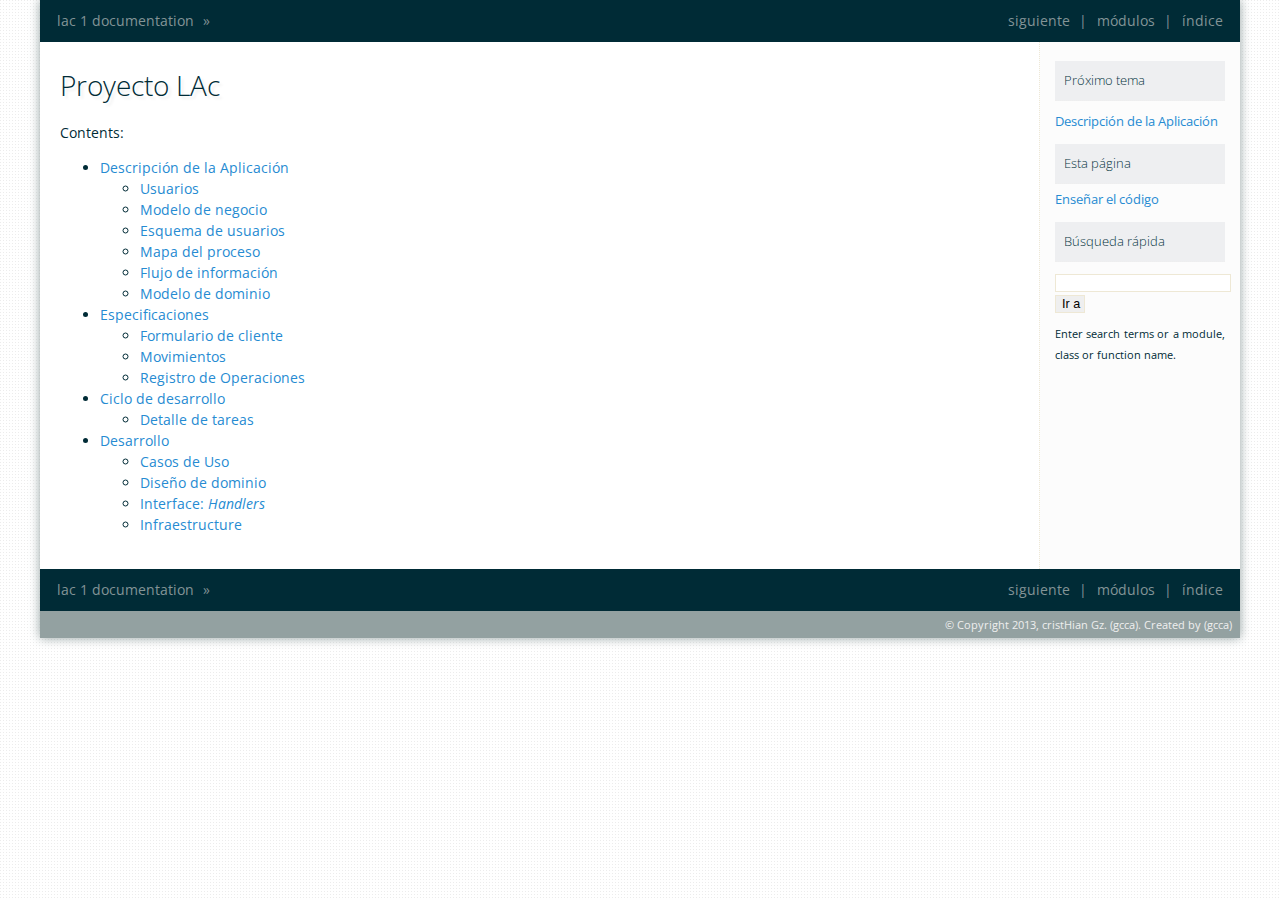
<file: backend/webapp/static/doc/index.html>
<!DOCTYPE html>


<html xmlns="http://www.w3.org/1999/xhtml">
  <head>
    <meta http-equiv="Content-Type" content="text/html; charset=utf-8" />
    
    <title>Proyecto LAc &mdash; lac 1 documentation</title>
    
    <link rel="stylesheet" href="_static/gcca.css" type="text/css" />
    <link rel="stylesheet" href="_static/pygments.css" type="text/css" />
    
    <script type="text/javascript">
      var DOCUMENTATION_OPTIONS = {
        URL_ROOT:    '',
        VERSION:     '1',
        COLLAPSE_INDEX: false,
        FILE_SUFFIX: '.html',
        HAS_SOURCE:  true
      };
    </script>
    <script type="text/javascript" src="_static/jquery.js"></script>
    <script type="text/javascript" src="_static/underscore.js"></script>
    <script type="text/javascript" src="_static/doctools.js"></script>
    <script type="text/javascript" src="_static/translations.js"></script>
    <link rel="top" title="lac 1 documentation" href="#" />
    <link rel="next" title="Descripción de la Aplicación" href="description.html" /><link href='http://fonts.googleapis.com/css?family=Source+Code+Pro|Open+Sans:300italic,400italic,700italic,400,300,700' rel='stylesheet' type='text/css'>
<link href="_static/solarized-dark.css" rel="stylesheet">
  </head>
  <body>
    <div class="related">
      <h3>Navegación</h3>
      <ul>
        <li class="right" style="margin-right: 10px">
          <a href="genindex.html" title="Índice General"
             accesskey="I">índice</a></li>
        <li class="right" >
          <a href="py-modindex.html" title="Python Module Index"
             >módulos</a> |</li>
        <li class="right" >
          <a href="description.html" title="Descripción de la Aplicación"
             accesskey="N">siguiente</a> |</li>
        <li><a href="#">lac 1 documentation</a> &raquo;</li> 
      </ul>
    </div>
      <div class="sphinxsidebar">
        <div class="sphinxsidebarwrapper">
  <h4>Próximo tema</h4>
  <p class="topless"><a href="description.html"
                        title="Próximo capítulo">Descripción de la Aplicación</a></p>
  <h3>Esta página</h3>
  <ul class="this-page-menu">
    <li><a href="_sources/index.txt"
           rel="nofollow">Enseñar el código</a></li>
  </ul>
<div id="searchbox" style="display: none">
  <h3>Búsqueda rápida</h3>
    <form class="search" action="search.html" method="get">
      <input type="text" name="q" />
      <input type="submit" value="Ir a" />
      <input type="hidden" name="check_keywords" value="yes" />
      <input type="hidden" name="area" value="default" />
    </form>
    <p class="searchtip" style="font-size: 90%">
    Enter search terms or a module, class or function name.
    </p>
</div>
<script type="text/javascript">$('#searchbox').show(0);</script>
        </div>
      </div>

    <div class="document">
      <div class="documentwrapper">
        <div class="bodywrapper">
          <div class="body">
            
  <div class="section" id="proyecto-lac">
<h1>Proyecto LAc<a class="headerlink" href="#proyecto-lac" title="Enlazar permanentemente con este título">¶</a></h1>
<p>Contents:</p>
<div class="toctree-wrapper compound">
<ul>
<li class="toctree-l1"><a class="reference internal" href="description.html">Descripción de la Aplicación</a><ul>
<li class="toctree-l2"><a class="reference internal" href="description.html#usuarios">Usuarios</a></li>
<li class="toctree-l2"><a class="reference internal" href="description.html#modelo-de-negocio">Modelo de negocio</a></li>
<li class="toctree-l2"><a class="reference internal" href="description.html#esquema-de-usuarios">Esquema de usuarios</a></li>
<li class="toctree-l2"><a class="reference internal" href="description.html#mapa-del-proceso">Mapa del proceso</a></li>
<li class="toctree-l2"><a class="reference internal" href="description.html#flujo-de-informacion">Flujo de información</a></li>
<li class="toctree-l2"><a class="reference internal" href="description.html#modelo-de-dominio">Modelo de dominio</a></li>
</ul>
</li>
<li class="toctree-l1"><a class="reference internal" href="specification.html">Especificaciones</a><ul>
<li class="toctree-l2"><a class="reference internal" href="specification.html#formulario-de-cliente">Formulario de cliente</a></li>
<li class="toctree-l2"><a class="reference internal" href="specification.html#movimientos">Movimientos</a></li>
<li class="toctree-l2"><a class="reference internal" href="specification.html#registro-de-operaciones">Registro de Operaciones</a></li>
</ul>
</li>
<li class="toctree-l1"><a class="reference internal" href="devcicle.html">Ciclo de desarrollo</a><ul>
<li class="toctree-l2"><a class="reference internal" href="devcicle.html#detalle-de-tareas">Detalle de tareas</a></li>
</ul>
</li>
<li class="toctree-l1"><a class="reference internal" href="helpdev.html">Desarrollo</a><ul>
<li class="toctree-l2"><a class="reference internal" href="helpdev.html#module-application.service">Casos de Uso</a></li>
<li class="toctree-l2"><a class="reference internal" href="helpdev.html#module-domain.shared">Diseño de dominio</a></li>
<li class="toctree-l2"><a class="reference internal" href="helpdev.html#module-interface">Interface: <em>Handlers</em></a></li>
<li class="toctree-l2"><a class="reference internal" href="helpdev.html#module-infraestructure.utils">Infraestructure</a></li>
</ul>
</li>
</ul>
</div>
</div>


          </div>
        </div>
      </div>
      <div class="clearer"></div>
    </div>
    <div class="related">
      <h3>Navegación</h3>
      <ul>
        <li class="right" style="margin-right: 10px">
          <a href="genindex.html" title="Índice General"
             >índice</a></li>
        <li class="right" >
          <a href="py-modindex.html" title="Python Module Index"
             >módulos</a> |</li>
        <li class="right" >
          <a href="description.html" title="Descripción de la Aplicación"
             >siguiente</a> |</li>
        <li><a href="#">lac 1 documentation</a> &raquo;</li> 
      </ul>
    </div>
    <div class="footer">
        &copy; Copyright 2013, cristHian Gz. (gcca).
    Created by <a href="https://launchpad.net/~gcca">(gcca)</a>
    </div>
  </body>
</html>
</file>
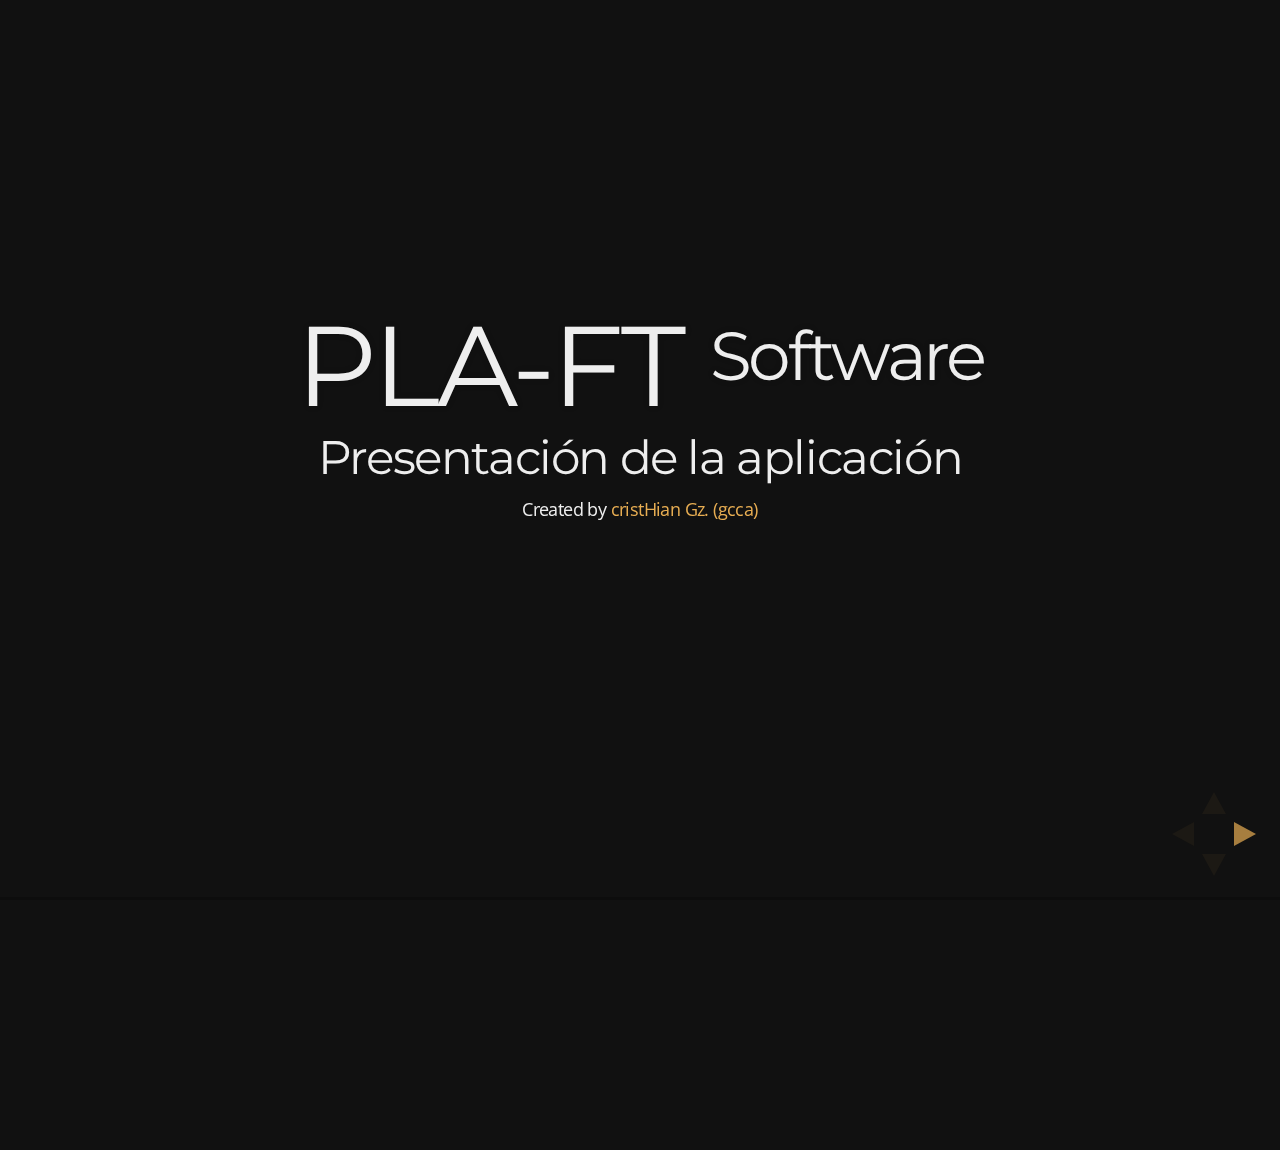
<file: backend/webapp/static/show/index.html>
<!doctype html>
<html lang="en">

	<head>
		<meta charset="utf-8">

		<title>PLAFT-sw</title>

		<meta name="description" content="Presentación del software de lavado de activos">
		<meta name="author" content="cristHian Gz. (gcca)">

		<meta name="apple-mobile-web-app-capable" content="yes" />
		<meta name="apple-mobile-web-app-status-bar-style" content="black-translucent" />

		<meta name="viewport" content="width=device-width, initial-scale=1.0, maximum-scale=1.0, user-scalable=no">

		<link rel="stylesheet" href="css/reveal.min.css">
		<link rel="stylesheet" href="css/theme/night.css" id="theme">

		<link rel="stylesheet" href="lib/css/zenburn.css">

		<!-- If the query includes 'print-pdf', use the PDF print sheet -->
		<script>
			document.write( '<link rel="stylesheet" href="css/print/' + ( window.location.search.match( /print-pdf/gi ) ? 'pdf' : 'paper' ) + '.css" type="text/css" media="print">' );
		</script>

		<!--[if lt IE 9]>
		<script src="lib/js/html5shiv.js"></script>
		<![endif]-->
	</head>

	<body>

		<div class="reveal">

			<div class="slides">
				<section>
					<h1>PLA-FT <small>Software</small></h1>
					<h3>Presentación de la aplicación</h3>
					<p>
						<small>Created by <a href="http://gcca.tk">cristHian Gz. </a>  <a href="https://plus.google.com/115639674110317481993">(gcca)</a></small>
					</p>
				</section>

				<section>
					<h2>Funcionalidades</h2>
					<ul>
						<li>Generación de declaraciones juradas</li>
						<li>Elaboración del registro de operaciones</li>
					</ul>
				</section>

				<section>
					<h2>Ingreso a la aplicación</h2>
					<img style="border:none" width="900" height="560" src="assets/signin.png" alt="">
				</section>


				<section>
					<h2>Fomulario de cliente</h2>
					<p>Módulos diseñados para los clientes de las agencias de aduanas</p>
				</section>


				<section>
					<h2>Formulario del cliente</h2>
					<img style="border:none" width="900" height="560" src="assets/customer-form.png" alt="">
				</section>

				<section>
					<section>
						<h2>Persona Jurídica</h2>
						<img style="border:none" width="900" height="560" src="assets/customer-form-business.png" alt="">
					</section>
					<section>
						<img style="border:none" width="900" height="560" src="assets/customer-form-business-1.png" alt="">
					</section>
					<section>
						<img style="border:none" width="900" height="560" src="assets/customer-form-business-2.png" alt="">
					</section>
				</section>

				<section>
					<section>
						<h2>Persona Jurídica</h2>
						<img style="border:none" width="900" height="560" src="assets/customer-form-business-bottom.png" alt="">
					</section>
					<section>
						<img style="border:none" width="900" height="560" src="assets/customer-form-business-bottom-1.png" alt="">
					</section>
				</section>

				<section>
					<section>
						<h2>Persona Natural</h2>
						<img style="border:none" width="900" height="560" src="assets/customer-form-person.png" alt="">
					</section>
					<section>
						<img style="border:none" width="900" height="560" src="assets/customer-form-person-1.png" alt="">
					</section>
					<section>
						<img style="border:none" width="900" height="560" src="assets/customer-form-person-2.png" alt="">
					</section>
					<section>
						<img style="border:none" width="900" height="560" src="assets/customer-form-person-3.png" alt="">
					</section>
				</section>

				<section>
					<h2>Declaración jurada</h2>
					<img style="border:none" width="900" height="560" src="assets/pdf.png" alt="">
				</section>


				<section>
					<h2>Oficial de cumplimiento</h2>
					<p>Módulos diseñados para el oficial de cumplimiento</p>
				</section>


				<!-- section>
					<h2>Panel de control</h2>
					<img style="border:none" width="900" height="560" src="assets/dashboard.png" alt="">
				</section -->

				<section>
					<section>
						<h2>Registro de operaciones</h2>
						<img style="border:none" width="900" height="560" src="assets/dashboard-operations.png" alt="">
					</section>
					<section>
						<img style="border:none" width="900" height="560" src="assets/dashboard-operations-1.png" alt="">
					</section>
					<section>
						<img style="border:none" width="900" height="560" src="assets/dashboard-operations-2.png" alt="">
					</section>
				</section>

				<section data-transition="linear" data-background="#007777" data-background-transition="slide">
					<h2>Diagramas de procesos</h2>
					<p>Relacionados a las actividades del software</p>
				</section>

				<section data-transition="linear">
					<section>
						<h4>Flujo del registro de operaciones</h4>
						<img style="border:none" width="900" height="560" src="assets/flow.png" alt="">
					</section>
					<section data-background='assets/flow.png' data-background-size="100%">
					</section>
				</section>

				<!-- section data-transition="linear" data-background="#4d7e65" data-background-transition="slide">
				</section>

				<section data-transition="linear" data-background="#8c4738" data-background-transition="slide">
				</section -->

				<section>
					<h1>THE END</h1>
					<h3>BY (gcca)</h3>
				</section>

			</div>

		</div>

		<script src="lib/js/head.min.js"></script>
		<script src="js/reveal.min.js"></script>

		<script>

			Reveal.initialize({
				controls: true,
				progress: true,
				history: true,
				center: true,

				theme: Reveal.getQueryHash().theme, ///css/theme
				transition: Reveal.getQueryHash().transition || 'default', //default/cube/page/concave/zoom/linear/fade/none

				dependencies: [
					{ src: 'lib/js/classList.js', condition: function() { return !document.body.classList; } },
					{ src: 'plugin/markdown/marked.js', condition: function() { return !!document.querySelector( '[data-markdown]' ); } },
					{ src: 'plugin/markdown/markdown.js', condition: function() { return !!document.querySelector( '[data-markdown]' ); } },
					{ src: 'plugin/highlight/highlight.js', async: true, callback: function() { hljs.initHighlightingOnLoad(); } },
					{ src: 'plugin/zoom-js/zoom.js', async: true, condition: function() { return !!document.body.classList; } },
					{ src: 'plugin/notes/notes.js', async: true, condition: function() { return !!document.body.classList; } }
				]
			});

		</script>

	</body>
</html>
</file>
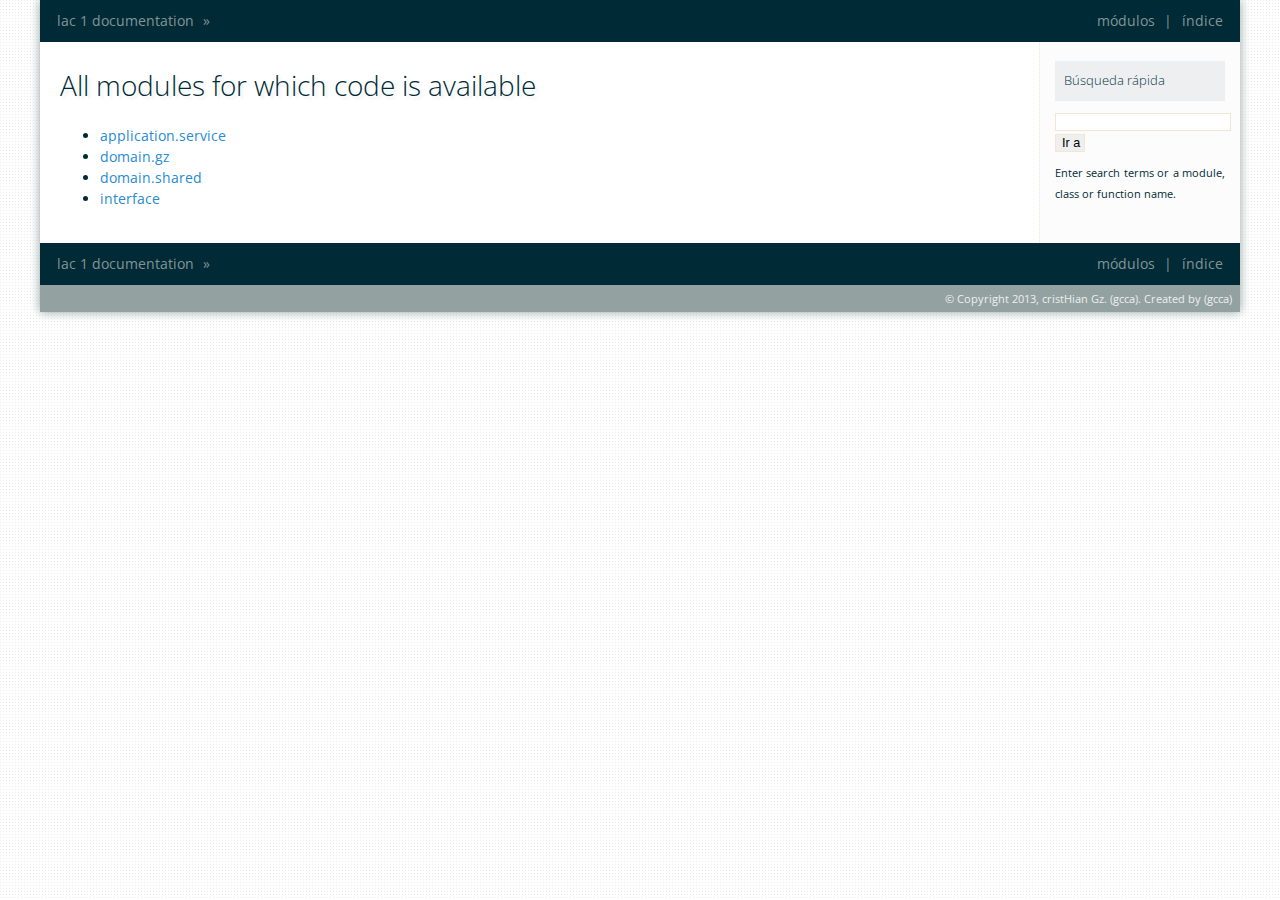
<file: backend/webapp/static/doc/_modules/index.html>
<!DOCTYPE html>


<html xmlns="http://www.w3.org/1999/xhtml">
  <head>
    <meta http-equiv="Content-Type" content="text/html; charset=utf-8" />
    
    <title>Overview: module code &mdash; lac 1 documentation</title>
    
    <link rel="stylesheet" href="../_static/gcca.css" type="text/css" />
    <link rel="stylesheet" href="../_static/pygments.css" type="text/css" />
    
    <script type="text/javascript">
      var DOCUMENTATION_OPTIONS = {
        URL_ROOT:    '../',
        VERSION:     '1',
        COLLAPSE_INDEX: false,
        FILE_SUFFIX: '.html',
        HAS_SOURCE:  true
      };
    </script>
    <script type="text/javascript" src="../_static/jquery.js"></script>
    <script type="text/javascript" src="../_static/underscore.js"></script>
    <script type="text/javascript" src="../_static/doctools.js"></script>
    <script type="text/javascript" src="../_static/translations.js"></script>
    <link rel="top" title="lac 1 documentation" href="../index.html" /><link href='http://fonts.googleapis.com/css?family=Source+Code+Pro|Open+Sans:300italic,400italic,700italic,400,300,700' rel='stylesheet' type='text/css'>
<link href="../_static/solarized-dark.css" rel="stylesheet">
  </head>
  <body>
    <div class="related">
      <h3>Navegación</h3>
      <ul>
        <li class="right" style="margin-right: 10px">
          <a href="../genindex.html" title="Índice General"
             accesskey="I">índice</a></li>
        <li class="right" >
          <a href="../py-modindex.html" title="Python Module Index"
             >módulos</a> |</li>
        <li><a href="../index.html">lac 1 documentation</a> &raquo;</li> 
      </ul>
    </div>
      <div class="sphinxsidebar">
        <div class="sphinxsidebarwrapper">
<div id="searchbox" style="display: none">
  <h3>Búsqueda rápida</h3>
    <form class="search" action="../search.html" method="get">
      <input type="text" name="q" />
      <input type="submit" value="Ir a" />
      <input type="hidden" name="check_keywords" value="yes" />
      <input type="hidden" name="area" value="default" />
    </form>
    <p class="searchtip" style="font-size: 90%">
    Enter search terms or a module, class or function name.
    </p>
</div>
<script type="text/javascript">$('#searchbox').show(0);</script>
        </div>
      </div>

    <div class="document">
      <div class="documentwrapper">
        <div class="bodywrapper">
          <div class="body">
            
  <h1>All modules for which code is available</h1>
<ul><li><a href="application/service.html">application.service</a></li>
<li><a href="domain/gz.html">domain.gz</a></li>
<li><a href="domain/shared.html">domain.shared</a></li>
<li><a href="interface.html">interface</a></li>
</ul>

          </div>
        </div>
      </div>
      <div class="clearer"></div>
    </div>
    <div class="related">
      <h3>Navegación</h3>
      <ul>
        <li class="right" style="margin-right: 10px">
          <a href="../genindex.html" title="Índice General"
             >índice</a></li>
        <li class="right" >
          <a href="../py-modindex.html" title="Python Module Index"
             >módulos</a> |</li>
        <li><a href="../index.html">lac 1 documentation</a> &raquo;</li> 
      </ul>
    </div>
    <div class="footer">
        &copy; Copyright 2013, cristHian Gz. (gcca).
    Created by <a href="https://launchpad.net/~gcca">(gcca)</a>
    </div>
  </body>
</html>
</file>
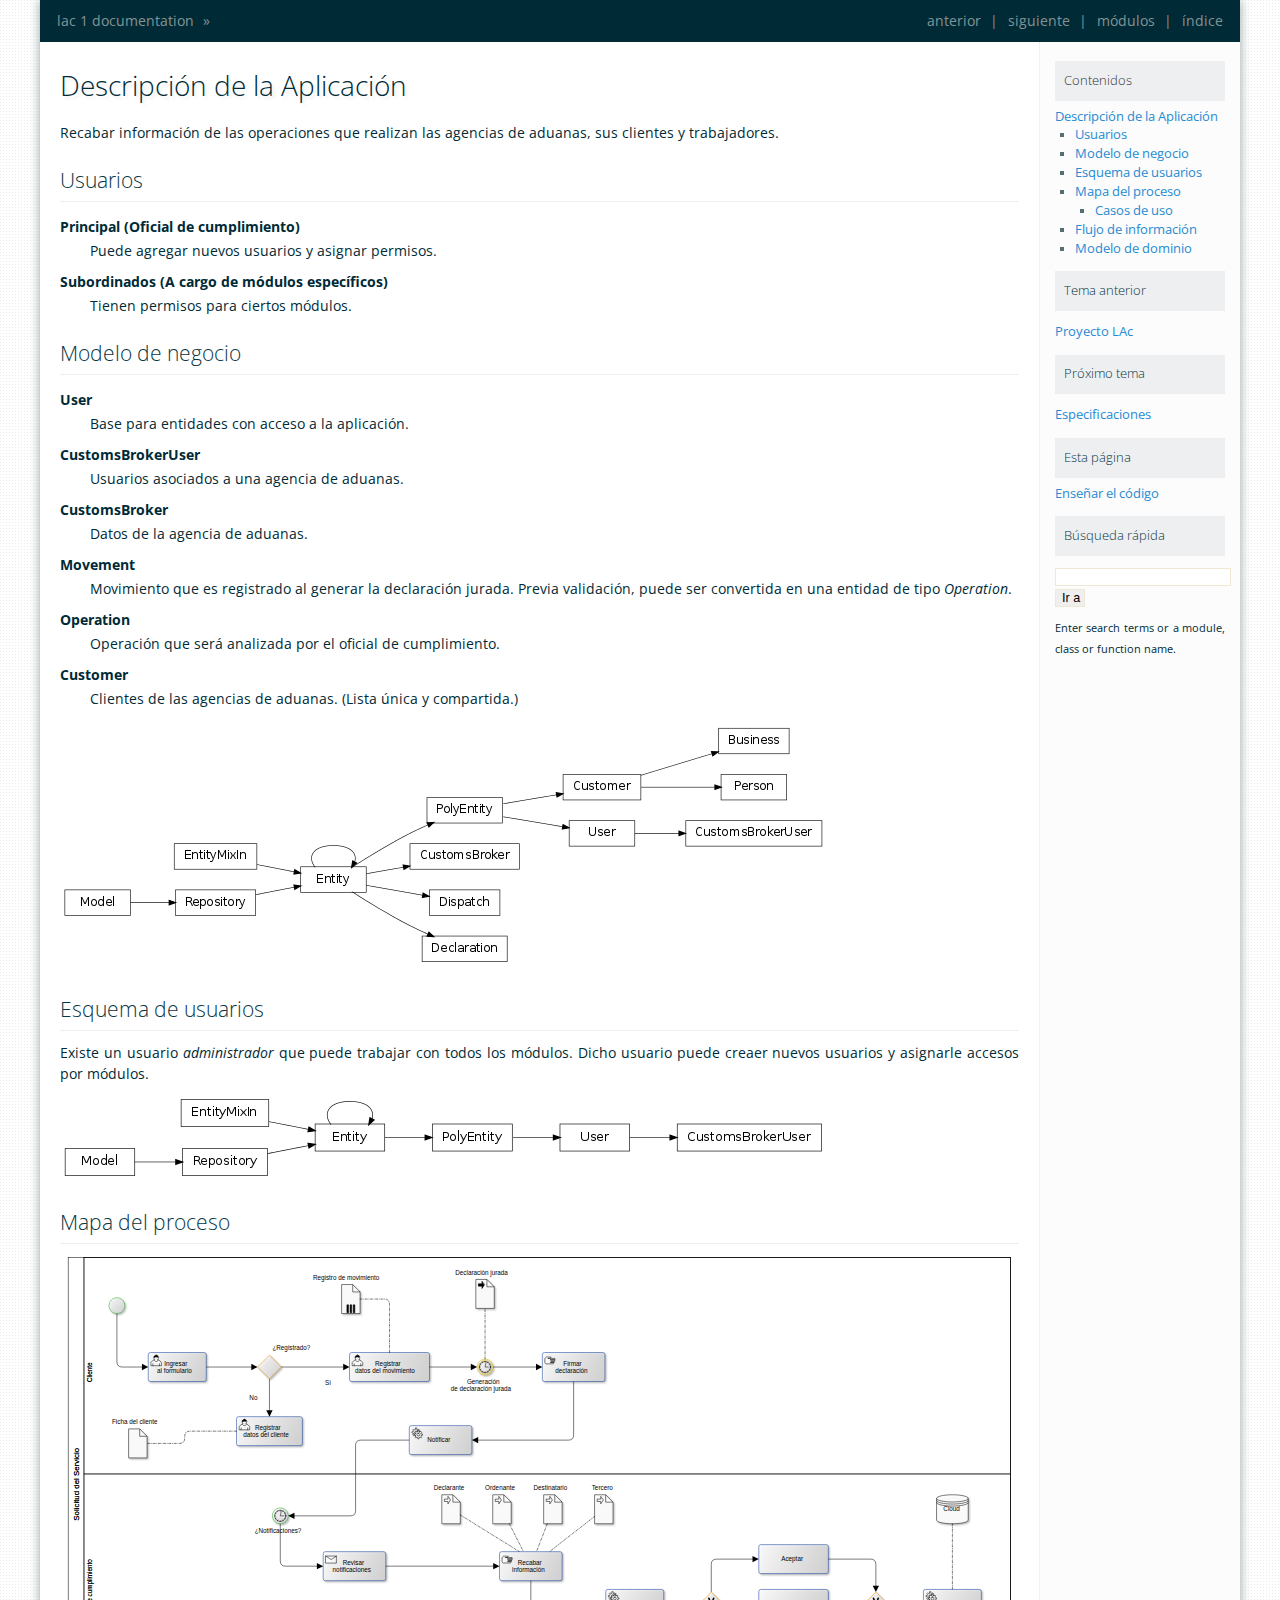
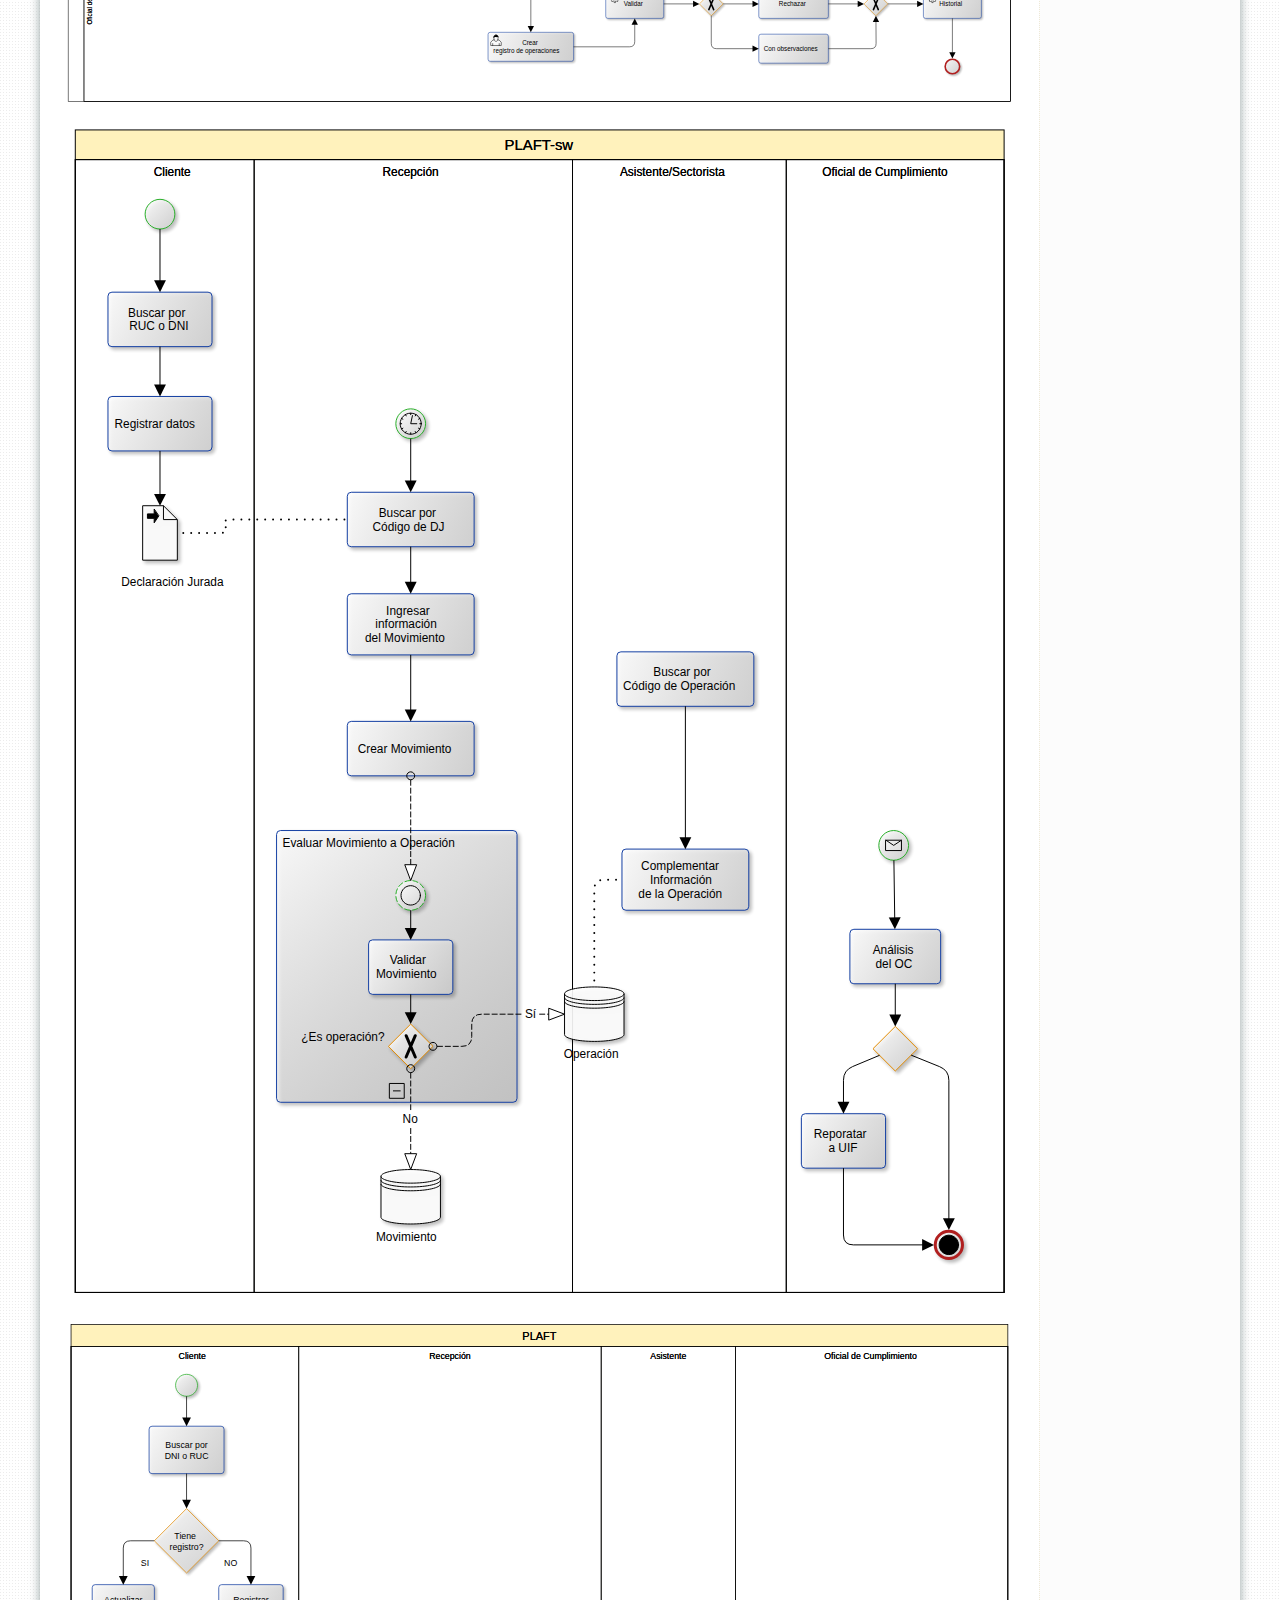
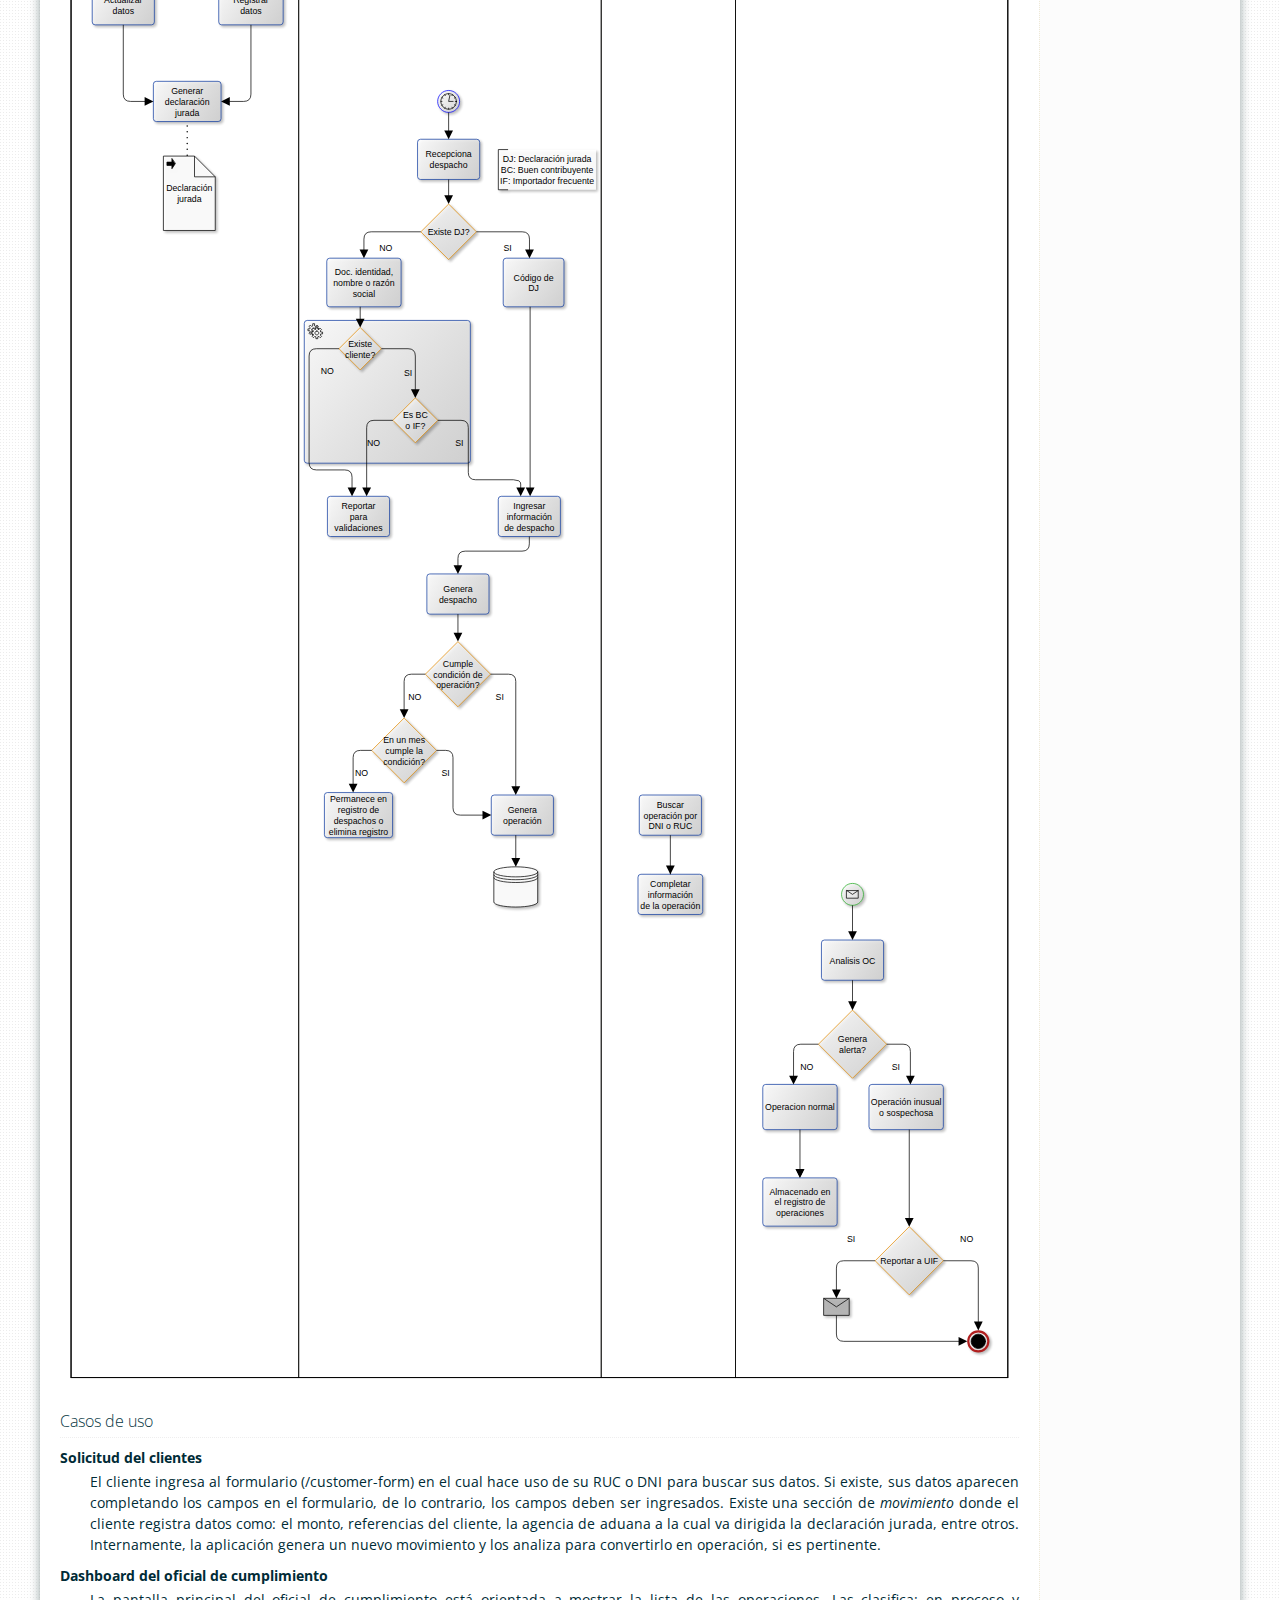
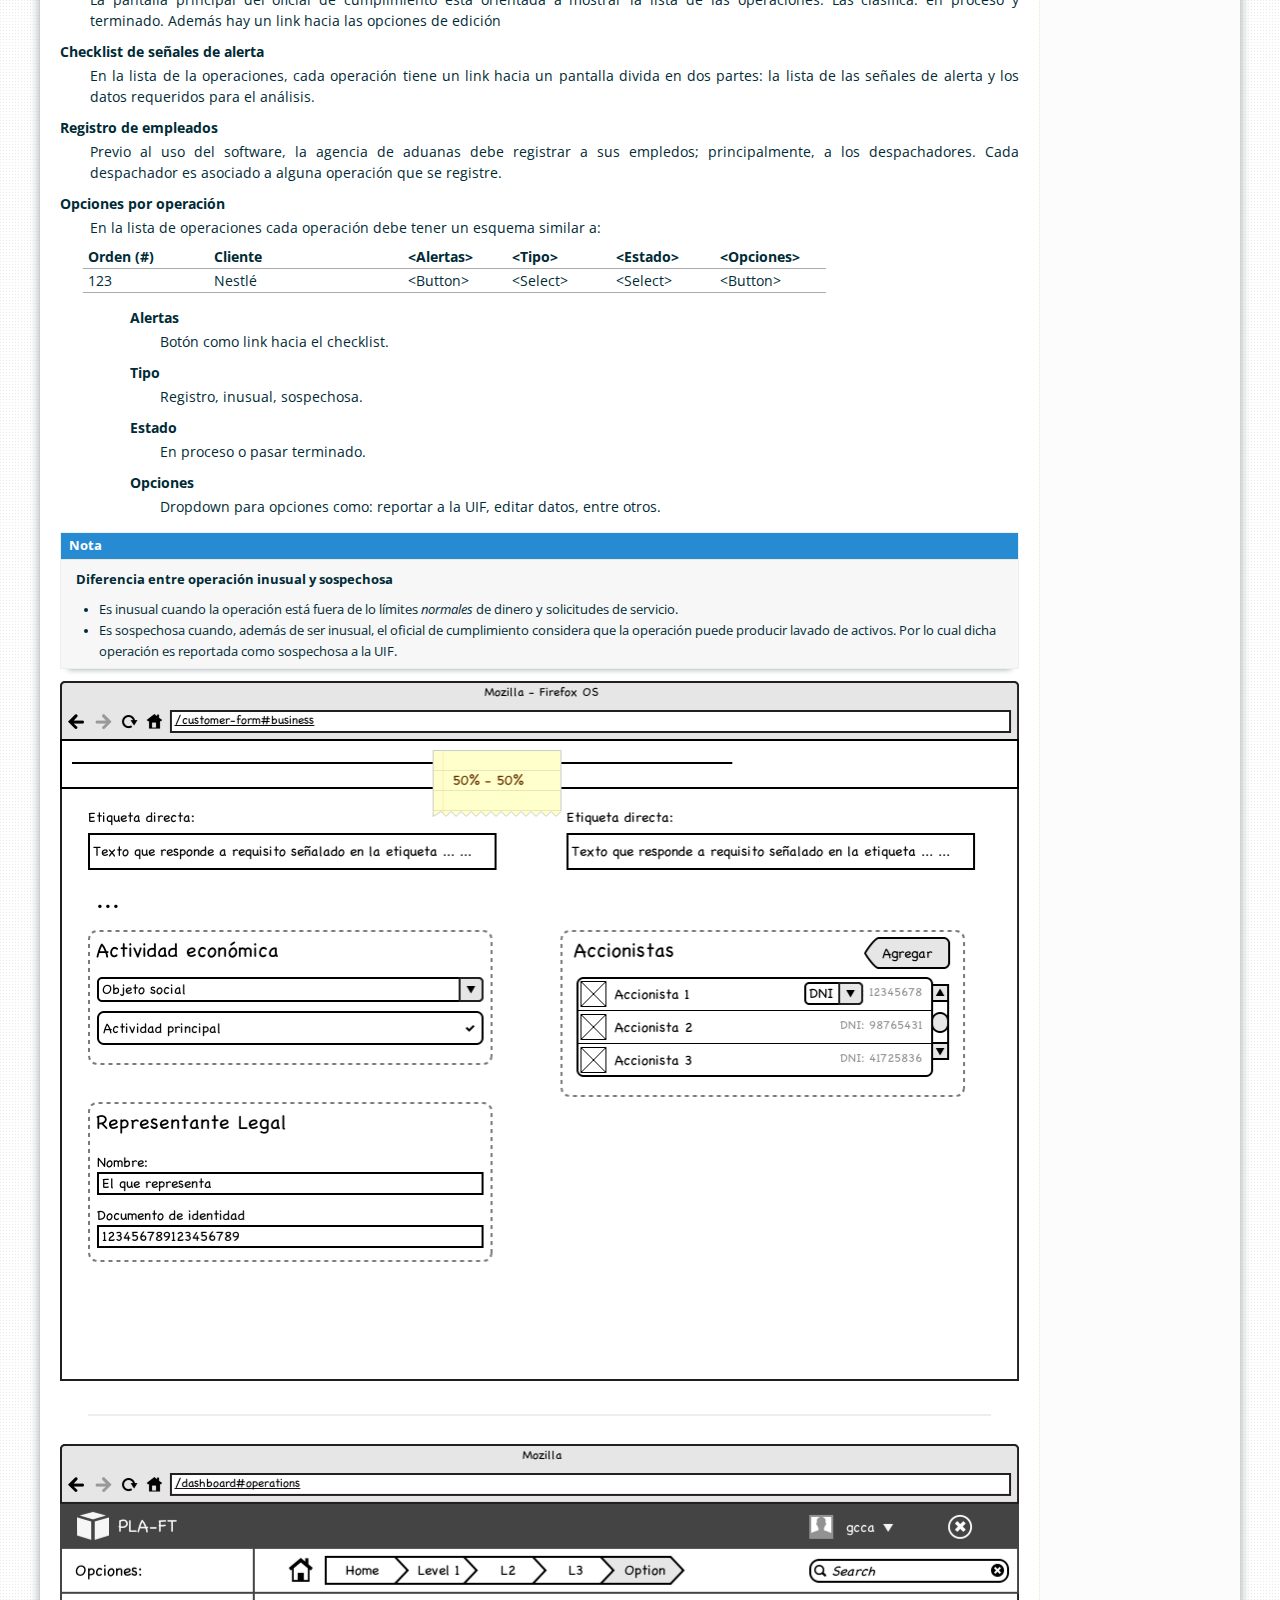
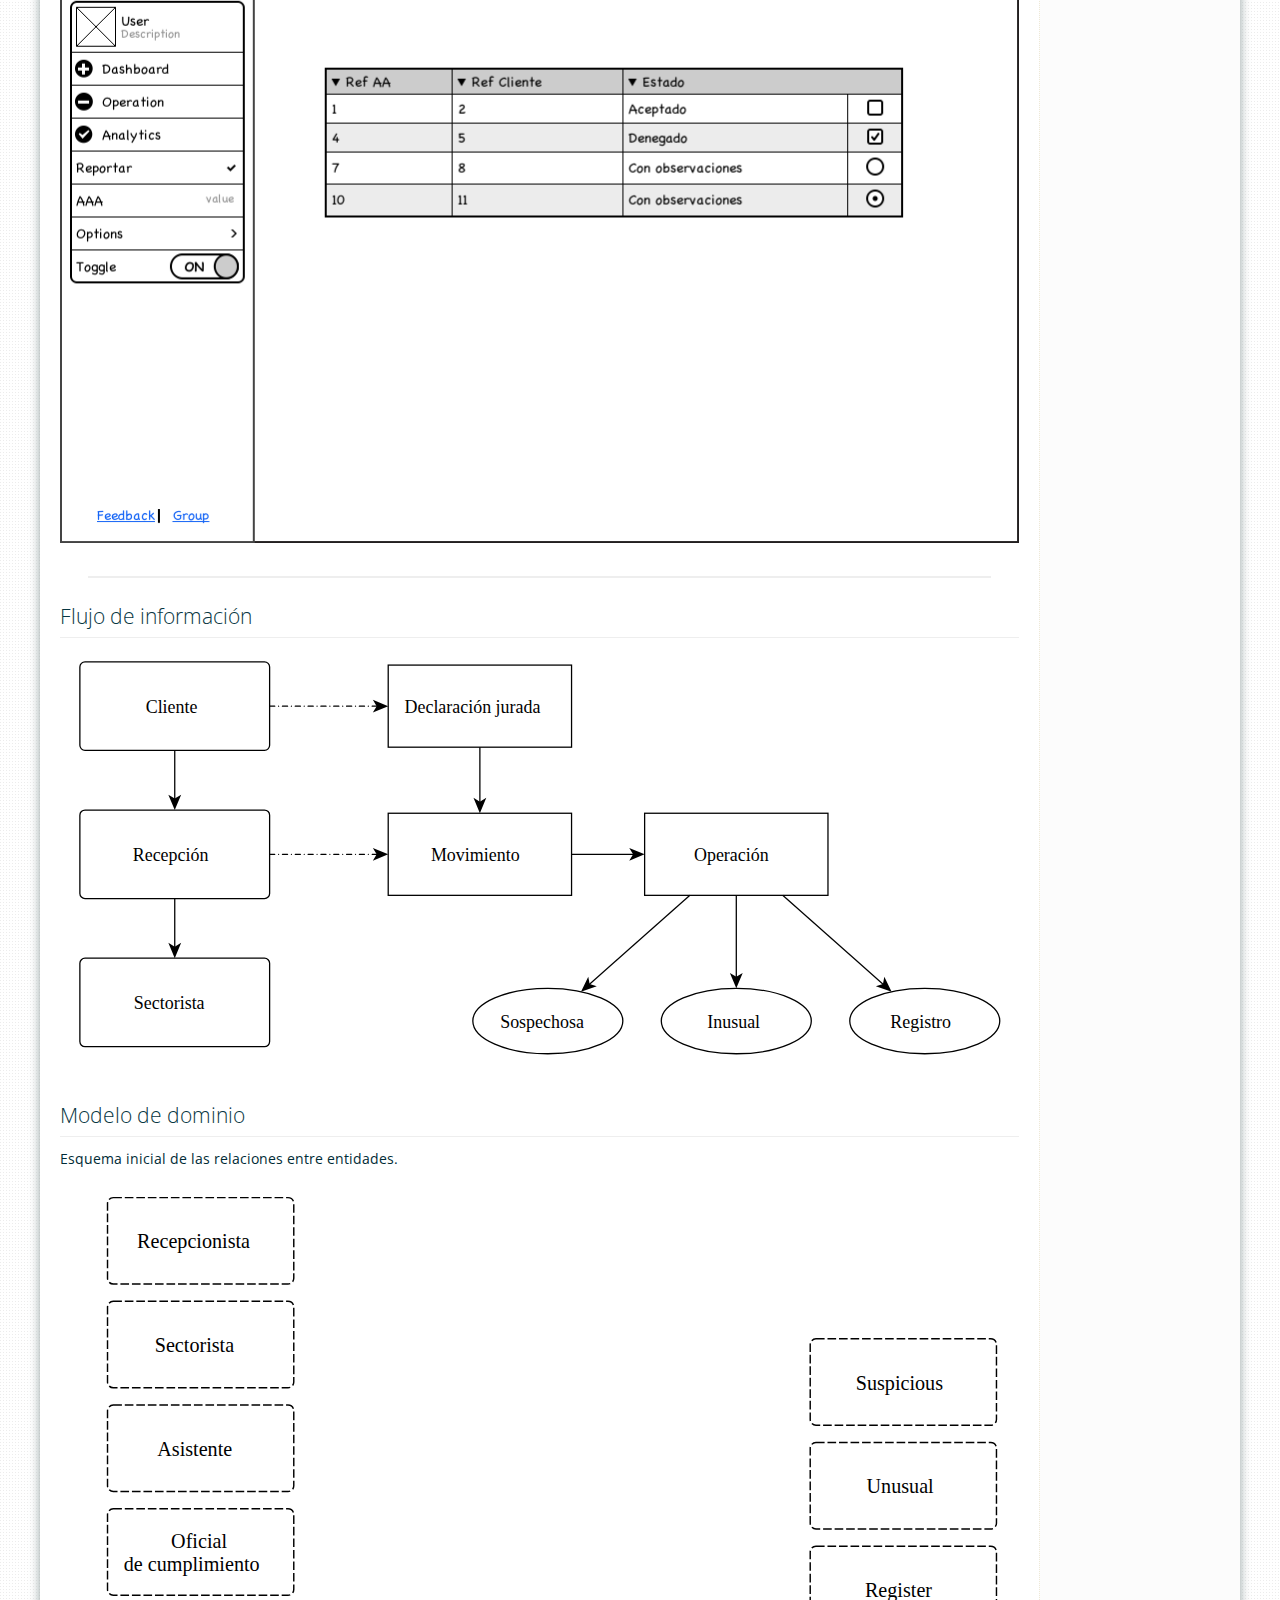
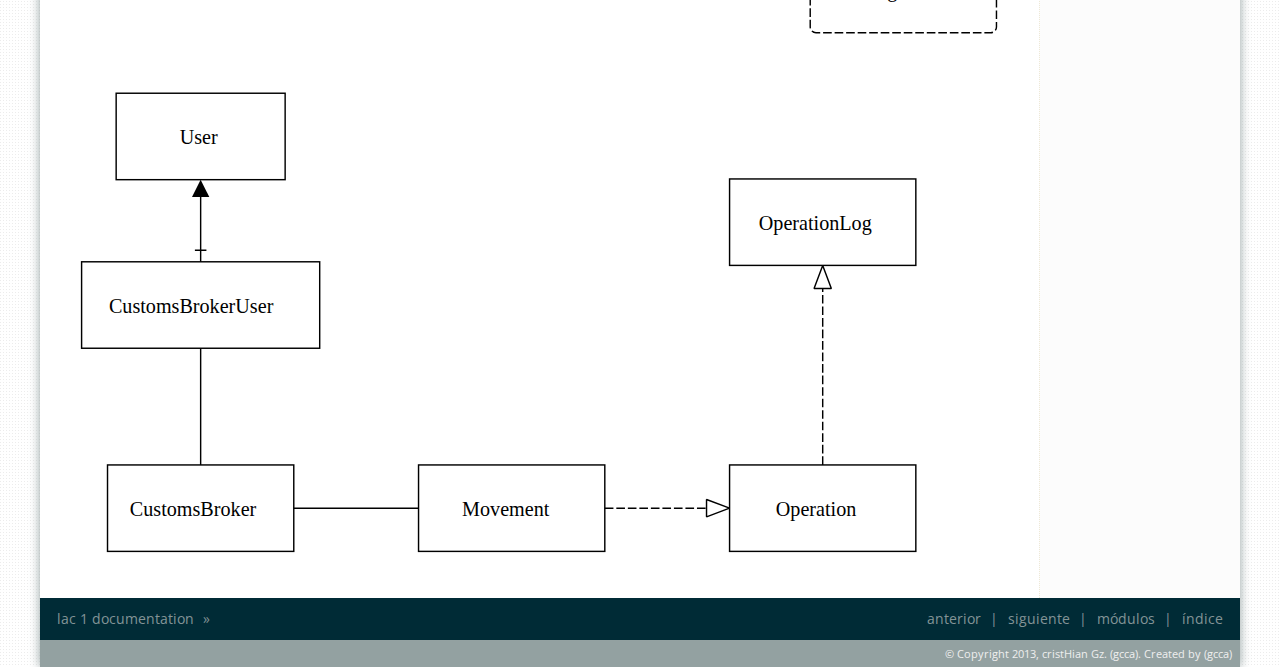
<file: backend/webapp/static/doc/description.html>
<!DOCTYPE html>


<html xmlns="http://www.w3.org/1999/xhtml">
  <head>
    <meta http-equiv="Content-Type" content="text/html; charset=utf-8" />
    
    <title>Descripción de la Aplicación &mdash; lac 1 documentation</title>
    
    <link rel="stylesheet" href="_static/gcca.css" type="text/css" />
    <link rel="stylesheet" href="_static/pygments.css" type="text/css" />
    
    <script type="text/javascript">
      var DOCUMENTATION_OPTIONS = {
        URL_ROOT:    '',
        VERSION:     '1',
        COLLAPSE_INDEX: false,
        FILE_SUFFIX: '.html',
        HAS_SOURCE:  true
      };
    </script>
    <script type="text/javascript" src="_static/jquery.js"></script>
    <script type="text/javascript" src="_static/underscore.js"></script>
    <script type="text/javascript" src="_static/doctools.js"></script>
    <script type="text/javascript" src="_static/translations.js"></script>
    <link rel="top" title="lac 1 documentation" href="index.html" />
    <link rel="next" title="Especificaciones" href="specification.html" />
    <link rel="prev" title="Proyecto LAc" href="index.html" /><link href='http://fonts.googleapis.com/css?family=Source+Code+Pro|Open+Sans:300italic,400italic,700italic,400,300,700' rel='stylesheet' type='text/css'>
<link href="_static/solarized-dark.css" rel="stylesheet">
  </head>
  <body>
    <div class="related">
      <h3>Navegación</h3>
      <ul>
        <li class="right" style="margin-right: 10px">
          <a href="genindex.html" title="Índice General"
             accesskey="I">índice</a></li>
        <li class="right" >
          <a href="py-modindex.html" title="Python Module Index"
             >módulos</a> |</li>
        <li class="right" >
          <a href="specification.html" title="Especificaciones"
             accesskey="N">siguiente</a> |</li>
        <li class="right" >
          <a href="index.html" title="Proyecto LAc"
             accesskey="P">anterior</a> |</li>
        <li><a href="index.html">lac 1 documentation</a> &raquo;</li> 
      </ul>
    </div>
      <div class="sphinxsidebar">
        <div class="sphinxsidebarwrapper">
  <h3><a href="index.html">Contenidos</a></h3>
  <ul>
<li><a class="reference internal" href="#">Descripción de la Aplicación</a><ul>
<li><a class="reference internal" href="#usuarios">Usuarios</a></li>
<li><a class="reference internal" href="#modelo-de-negocio">Modelo de negocio</a></li>
<li><a class="reference internal" href="#esquema-de-usuarios">Esquema de usuarios</a></li>
<li><a class="reference internal" href="#mapa-del-proceso">Mapa del proceso</a><ul>
<li><a class="reference internal" href="#casos-de-uso">Casos de uso</a></li>
</ul>
</li>
<li><a class="reference internal" href="#flujo-de-informacion">Flujo de información</a></li>
<li><a class="reference internal" href="#modelo-de-dominio">Modelo de dominio</a></li>
</ul>
</li>
</ul>

  <h4>Tema anterior</h4>
  <p class="topless"><a href="index.html"
                        title="Capítulo anterior">Proyecto LAc</a></p>
  <h4>Próximo tema</h4>
  <p class="topless"><a href="specification.html"
                        title="Próximo capítulo">Especificaciones</a></p>
  <h3>Esta página</h3>
  <ul class="this-page-menu">
    <li><a href="_sources/description.txt"
           rel="nofollow">Enseñar el código</a></li>
  </ul>
<div id="searchbox" style="display: none">
  <h3>Búsqueda rápida</h3>
    <form class="search" action="search.html" method="get">
      <input type="text" name="q" />
      <input type="submit" value="Ir a" />
      <input type="hidden" name="check_keywords" value="yes" />
      <input type="hidden" name="area" value="default" />
    </form>
    <p class="searchtip" style="font-size: 90%">
    Enter search terms or a module, class or function name.
    </p>
</div>
<script type="text/javascript">$('#searchbox').show(0);</script>
        </div>
      </div>

    <div class="document">
      <div class="documentwrapper">
        <div class="bodywrapper">
          <div class="body">
            
  <div class="section" id="descripcion-de-la-aplicacion">
<h1>Descripción de la Aplicación<a class="headerlink" href="#descripcion-de-la-aplicacion" title="Enlazar permanentemente con este título">¶</a></h1>
<p>Recabar información de las operaciones que realizan las agencias de aduanas, sus clientes y trabajadores.</p>
<div class="section" id="usuarios">
<h2>Usuarios<a class="headerlink" href="#usuarios" title="Enlazar permanentemente con este título">¶</a></h2>
<dl class="docutils">
<dt>Principal (Oficial de cumplimiento)</dt>
<dd>Puede agregar nuevos usuarios y asignar permisos.</dd>
<dt>Subordinados (A cargo de módulos específicos)</dt>
<dd>Tienen permisos para ciertos módulos.</dd>
</dl>
</div>
<div class="section" id="modelo-de-negocio">
<h2>Modelo de negocio<a class="headerlink" href="#modelo-de-negocio" title="Enlazar permanentemente con este título">¶</a></h2>
<dl class="docutils">
<dt>User</dt>
<dd>Base para entidades con acceso a la aplicación.</dd>
<dt>CustomsBrokerUser</dt>
<dd>Usuarios asociados a una agencia de aduanas.</dd>
<dt>CustomsBroker</dt>
<dd>Datos de la agencia de aduanas.</dd>
<dt>Movement</dt>
<dd>Movimiento que es registrado al generar la declaración jurada.
Previa validación, puede ser convertida en una entidad de tipo <em>Operation</em>.</dd>
<dt>Operation</dt>
<dd>Operación que será analizada por el oficial de cumplimiento.</dd>
<dt>Customer</dt>
<dd>Clientes de las agencias de aduanas. (Lista única y compartida.)</dd>
</dl>
<p class="graphviz">
<img src="_images/inheritance-7250f079e16f0bb80c0c17c810a77f0e221c2890.png" alt="Inheritance diagram of domain.model" usemap="#inheritancec0be415102" class="inheritance"/>
<map id="inheritancec0be415102" name="inheritancec0be415102">
<area shape="rect" id="node1" href="helpdev.html#domain.gz.EntityMixIn" title="EntityMixIn" alt="" coords="114,120,197,145"/>
<area shape="rect" id="node8" href="helpdev.html#domain.shared.Entity" title="Entity" alt="" coords="241,143,306,168"/>
</map>
</p>
</div>
<div class="section" id="esquema-de-usuarios">
<h2>Esquema de usuarios<a class="headerlink" href="#esquema-de-usuarios" title="Enlazar permanentemente con este título">¶</a></h2>
<p>Existe un usuario <em>administrador</em> que puede trabajar con todos los módulos.
Dicho usuario puede creaer nuevos usuarios y asignarle accesos por módulos.</p>
<p class="graphviz">
<img src="_images/inheritance-859addca085aa34c3bc9b4c7f08b296979a59134.png" alt="Inheritance diagram of domain.model.CustomsBrokerUser" usemap="#inheritance95118ff090" class="inheritance"/>
<map id="inheritance95118ff090" name="inheritance95118ff090">
<area shape="rect" id="node1" href="helpdev.html#domain.gz.EntityMixIn" title="EntityMixIn" alt="" coords="121,5,209,32"/>
<area shape="rect" id="node2" href="helpdev.html#domain.shared.Entity" title="Entity" alt="" coords="255,29,325,56"/>
</map>
</p>
</div>
<div class="section" id="mapa-del-proceso">
<h2>Mapa del proceso<a class="headerlink" href="#mapa-del-proceso" title="Enlazar permanentemente con este título">¶</a></h2>
<div class="figure">
<img alt="Mapa del proceso" src="_images/process.svg" width="100%" /></div>
<div class="figure">
<img alt="Mapa del proceso 2" src="_images/process2.svg" width="100%" /></div>
<div class="figure">
<img alt="Mapa del proceso 3" src="_images/process3.svg" width="100%" /></div>
<div class="section" id="casos-de-uso">
<h3>Casos de uso<a class="headerlink" href="#casos-de-uso" title="Enlazar permanentemente con este título">¶</a></h3>
<dl class="docutils">
<dt>Solicitud del clientes</dt>
<dd>El cliente ingresa al formulario (/customer-form) en el cual hace uso de su RUC o DNI para buscar sus datos. Si existe, sus datos aparecen completando los campos en el formulario, de lo contrario, los campos deben ser ingresados.
Existe una sección de <em>movimiento</em> donde el cliente registra datos como: el monto, referencias del cliente, la agencia de aduana a la cual va dirigida la declaración jurada, entre otros.
Internamente, la aplicación genera un nuevo movimiento y los analiza para convertirlo en operación, si es pertinente.</dd>
<dt>Dashboard del oficial de cumplimiento</dt>
<dd>La pantalla principal del oficial de cumplimiento está orientada a mostrar la lista de las operaciones. Las clasifica: en proceso y terminado. Además hay un link hacia las opciones de edición</dd>
<dt>Checklist de señales de alerta</dt>
<dd>En la lista de la operaciones, cada operación tiene un link hacia un pantalla divida en dos partes: la lista de las señales de alerta y los datos requeridos para el análisis.</dd>
<dt>Registro de empleados</dt>
<dd>Previo al uso del software, la agencia de aduanas debe registrar a sus empledos; principalmente, a los despachadores. Cada despachador es asociado a alguna operación que se registre.</dd>
<dt>Opciones por operación</dt>
<dd><p class="first">En la lista de operaciones cada operación debe tener un esquema similar a:</p>
<table border="1" class="docutils">
<colgroup>
<col width="17%" />
<col width="26%" />
<col width="14%" />
<col width="14%" />
<col width="14%" />
<col width="15%" />
</colgroup>
<thead valign="bottom">
<tr class="row-odd"><th class="head">Orden (#)</th>
<th class="head">Cliente</th>
<th class="head">&lt;Alertas&gt;</th>
<th class="head">&lt;Tipo&gt;</th>
<th class="head">&lt;Estado&gt;</th>
<th class="head">&lt;Opciones&gt;</th>
</tr>
</thead>
<tbody valign="top">
<tr class="row-even"><td>123</td>
<td>Nestlé</td>
<td>&lt;Button&gt;</td>
<td>&lt;Select&gt;</td>
<td>&lt;Select&gt;</td>
<td>&lt;Button&gt;</td>
</tr>
</tbody>
</table>
<blockquote class="last">
<div><dl class="docutils">
<dt>Alertas</dt>
<dd>Botón como link hacia el checklist.</dd>
<dt>Tipo</dt>
<dd>Registro, inusual, sospechosa.</dd>
<dt>Estado</dt>
<dd>En proceso o pasar terminado.</dd>
<dt>Opciones</dt>
<dd>Dropdown para opciones como: reportar a la UIF,
editar datos, entre otros.</dd>
</dl>
</div></blockquote>
</dd>
</dl>
<div class="admonition note">
<p class="first admonition-title">Nota</p>
<p><strong>Diferencia entre operación inusual y sospechosa</strong></p>
<ul class="last simple">
<li>Es inusual cuando la operación está fuera de lo límites <em>normales</em> de dinero y solicitudes de servicio.</li>
<li>Es sospechosa cuando, además de ser inusual, el oficial de cumplimiento considera que la operación puede producir lavado de activos. Por lo cual dicha operación es reportada como sospechosa a la UIF.</li>
</ul>
</div>
<div class="figure">
<img alt="Customer Form" src="_images/customer-form.png" style="width: 100%;" />
</div>
<hr class="docutils" />
<div class="figure">
<img alt="Customer Form" src="_images/dashboard.png" style="width: 100%;" />
</div>
</div>
</div>
<hr class="docutils" />
<div class="section" id="flujo-de-informacion">
<h2>Flujo de información<a class="headerlink" href="#flujo-de-informacion" title="Enlazar permanentemente con este título">¶</a></h2>
<div class="figure">
<img alt="Info Flow" src="_images/flujo-de-informacion.svg" width="100%" /></div>
</div>
<div class="section" id="modelo-de-dominio">
<h2>Modelo de dominio<a class="headerlink" href="#modelo-de-dominio" title="Enlazar permanentemente con este título">¶</a></h2>
<p>Esquema inicial de las relaciones entre entidades.</p>
<div class="figure">
<img alt="Domain Model" src="_images/model.svg" width="100%" /></div>
</div>
</div>


          </div>
        </div>
      </div>
      <div class="clearer"></div>
    </div>
    <div class="related">
      <h3>Navegación</h3>
      <ul>
        <li class="right" style="margin-right: 10px">
          <a href="genindex.html" title="Índice General"
             >índice</a></li>
        <li class="right" >
          <a href="py-modindex.html" title="Python Module Index"
             >módulos</a> |</li>
        <li class="right" >
          <a href="specification.html" title="Especificaciones"
             >siguiente</a> |</li>
        <li class="right" >
          <a href="index.html" title="Proyecto LAc"
             >anterior</a> |</li>
        <li><a href="index.html">lac 1 documentation</a> &raquo;</li> 
      </ul>
    </div>
    <div class="footer">
        &copy; Copyright 2013, cristHian Gz. (gcca).
    Created by <a href="https://launchpad.net/~gcca">(gcca)</a>
    </div>
  </body>
</html>
</file>
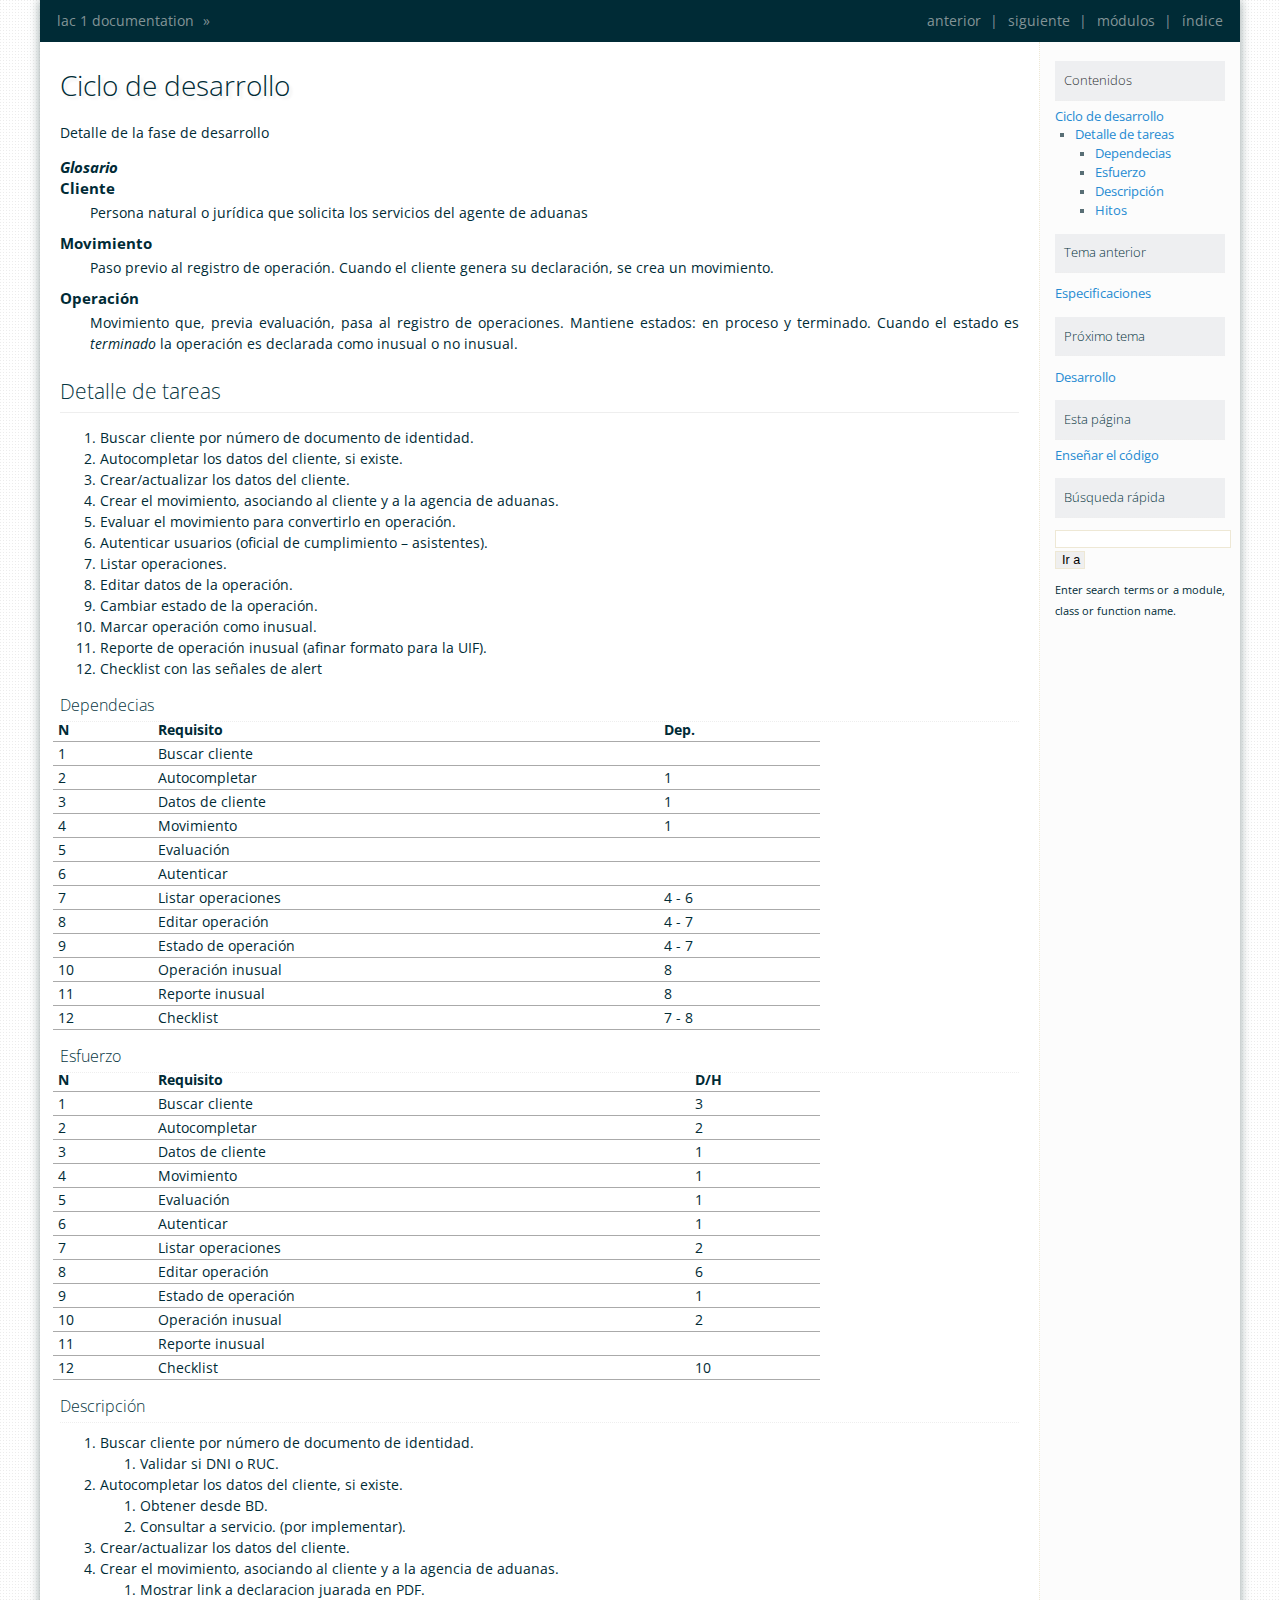
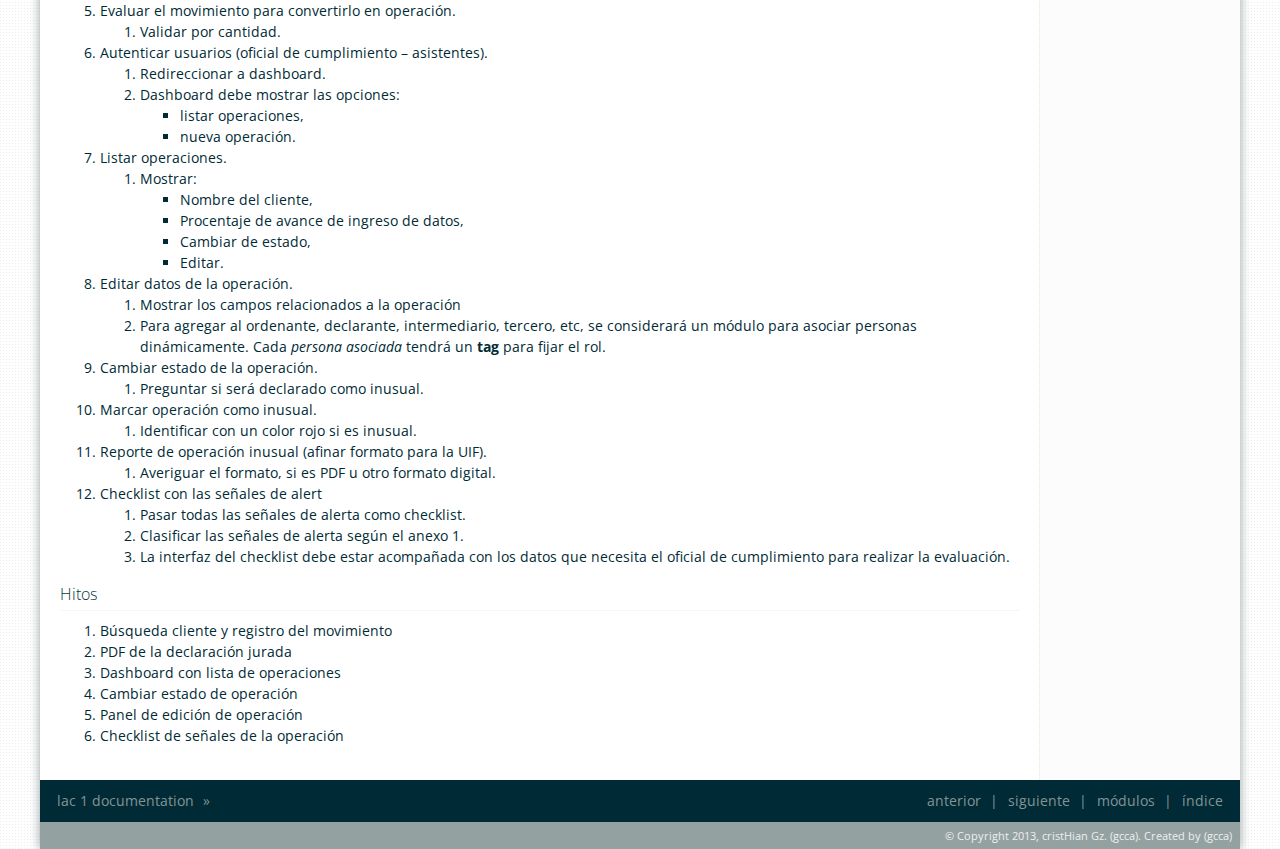
<file: backend/webapp/static/doc/devcicle.html>
<!DOCTYPE html>


<html xmlns="http://www.w3.org/1999/xhtml">
  <head>
    <meta http-equiv="Content-Type" content="text/html; charset=utf-8" />
    
    <title>Ciclo de desarrollo &mdash; lac 1 documentation</title>
    
    <link rel="stylesheet" href="_static/gcca.css" type="text/css" />
    <link rel="stylesheet" href="_static/pygments.css" type="text/css" />
    
    <script type="text/javascript">
      var DOCUMENTATION_OPTIONS = {
        URL_ROOT:    '',
        VERSION:     '1',
        COLLAPSE_INDEX: false,
        FILE_SUFFIX: '.html',
        HAS_SOURCE:  true
      };
    </script>
    <script type="text/javascript" src="_static/jquery.js"></script>
    <script type="text/javascript" src="_static/underscore.js"></script>
    <script type="text/javascript" src="_static/doctools.js"></script>
    <script type="text/javascript" src="_static/translations.js"></script>
    <link rel="top" title="lac 1 documentation" href="index.html" />
    <link rel="next" title="Desarrollo" href="helpdev.html" />
    <link rel="prev" title="Especificaciones" href="specification.html" /><link href='http://fonts.googleapis.com/css?family=Source+Code+Pro|Open+Sans:300italic,400italic,700italic,400,300,700' rel='stylesheet' type='text/css'>
<link href="_static/solarized-dark.css" rel="stylesheet">
  </head>
  <body>
    <div class="related">
      <h3>Navegación</h3>
      <ul>
        <li class="right" style="margin-right: 10px">
          <a href="genindex.html" title="Índice General"
             accesskey="I">índice</a></li>
        <li class="right" >
          <a href="py-modindex.html" title="Python Module Index"
             >módulos</a> |</li>
        <li class="right" >
          <a href="helpdev.html" title="Desarrollo"
             accesskey="N">siguiente</a> |</li>
        <li class="right" >
          <a href="specification.html" title="Especificaciones"
             accesskey="P">anterior</a> |</li>
        <li><a href="index.html">lac 1 documentation</a> &raquo;</li> 
      </ul>
    </div>
      <div class="sphinxsidebar">
        <div class="sphinxsidebarwrapper">
  <h3><a href="index.html">Contenidos</a></h3>
  <ul>
<li><a class="reference internal" href="#">Ciclo de desarrollo</a><ul>
<li><a class="reference internal" href="#detalle-de-tareas">Detalle de tareas</a><ul>
<li><a class="reference internal" href="#dependecias">Dependecias</a></li>
<li><a class="reference internal" href="#esfuerzo">Esfuerzo</a></li>
<li><a class="reference internal" href="#descripcion">Descripción</a></li>
<li><a class="reference internal" href="#hitos">Hitos</a></li>
</ul>
</li>
</ul>
</li>
</ul>

  <h4>Tema anterior</h4>
  <p class="topless"><a href="specification.html"
                        title="Capítulo anterior">Especificaciones</a></p>
  <h4>Próximo tema</h4>
  <p class="topless"><a href="helpdev.html"
                        title="Próximo capítulo">Desarrollo</a></p>
  <h3>Esta página</h3>
  <ul class="this-page-menu">
    <li><a href="_sources/devcicle.txt"
           rel="nofollow">Enseñar el código</a></li>
  </ul>
<div id="searchbox" style="display: none">
  <h3>Búsqueda rápida</h3>
    <form class="search" action="search.html" method="get">
      <input type="text" name="q" />
      <input type="submit" value="Ir a" />
      <input type="hidden" name="check_keywords" value="yes" />
      <input type="hidden" name="area" value="default" />
    </form>
    <p class="searchtip" style="font-size: 90%">
    Enter search terms or a module, class or function name.
    </p>
</div>
<script type="text/javascript">$('#searchbox').show(0);</script>
        </div>
      </div>

    <div class="document">
      <div class="documentwrapper">
        <div class="bodywrapper">
          <div class="body">
            
  <div class="section" id="ciclo-de-desarrollo">
<h1>Ciclo de desarrollo<a class="headerlink" href="#ciclo-de-desarrollo" title="Enlazar permanentemente con este título">¶</a></h1>
<p>Detalle de la fase de desarrollo</p>
<dl class="glossary docutils">
<dt id="term-glosario"><span id="term-cliente"></span><em>Glosario</em><br />Cliente</dt>
<dd>Persona natural o jurídica que solicita los servicios
del agente de aduanas</dd>
<dt id="term-movimiento">Movimiento</dt>
<dd>Paso previo al registro de operación.
Cuando el cliente genera su declaración, se crea un movimiento.</dd>
<dt id="term-operacion">Operación</dt>
<dd>Movimiento que, previa evaluación, pasa al registro de operaciones.
Mantiene estados: en proceso y terminado.
Cuando el estado es <em>terminado</em> la operación es declarada
como inusual o no inusual.</dd>
</dl>
<div class="section" id="detalle-de-tareas">
<h2>Detalle de tareas<a class="headerlink" href="#detalle-de-tareas" title="Enlazar permanentemente con este título">¶</a></h2>
<ol class="arabic simple">
<li>Buscar cliente por número de documento de identidad.</li>
<li>Autocompletar los datos del cliente, si existe.</li>
<li>Crear/actualizar los datos del cliente.</li>
<li>Crear el movimiento, asociando al cliente y a la agencia de aduanas.</li>
<li>Evaluar el movimiento para convertirlo en operación.</li>
<li>Autenticar usuarios (oficial de cumplimiento &#8211; asistentes).</li>
<li>Listar operaciones.</li>
<li>Editar datos de la operación.</li>
<li>Cambiar estado de la operación.</li>
<li>Marcar operación como inusual.</li>
<li>Reporte de operación inusual (afinar formato para la UIF).</li>
<li>Checklist con las señales de alert</li>
</ol>
<div class="section" id="dependecias">
<h3>Dependecias<a class="headerlink" href="#dependecias" title="Enlazar permanentemente con este título">¶</a></h3>
<table border="1" class="docutils">
<colgroup>
<col width="13%" />
<col width="66%" />
<col width="22%" />
</colgroup>
<thead valign="bottom">
<tr class="row-odd"><th class="head">N</th>
<th class="head">Requisito</th>
<th class="head">Dep.</th>
</tr>
</thead>
<tbody valign="top">
<tr class="row-even"><td>1</td>
<td>Buscar cliente</td>
<td>&nbsp;</td>
</tr>
<tr class="row-odd"><td>2</td>
<td>Autocompletar</td>
<td>1</td>
</tr>
<tr class="row-even"><td>3</td>
<td>Datos de cliente</td>
<td>1</td>
</tr>
<tr class="row-odd"><td>4</td>
<td>Movimiento</td>
<td>1</td>
</tr>
<tr class="row-even"><td>5</td>
<td>Evaluación</td>
<td>&nbsp;</td>
</tr>
<tr class="row-odd"><td>6</td>
<td>Autenticar</td>
<td>&nbsp;</td>
</tr>
<tr class="row-even"><td>7</td>
<td>Listar operaciones</td>
<td>4 - 6</td>
</tr>
<tr class="row-odd"><td>8</td>
<td>Editar operación</td>
<td>4 - 7</td>
</tr>
<tr class="row-even"><td>9</td>
<td>Estado de operación</td>
<td>4 - 7</td>
</tr>
<tr class="row-odd"><td>10</td>
<td>Operación inusual</td>
<td>8</td>
</tr>
<tr class="row-even"><td>11</td>
<td>Reporte inusual</td>
<td>8</td>
</tr>
<tr class="row-odd"><td>12</td>
<td>Checklist</td>
<td>7 - 8</td>
</tr>
</tbody>
</table>
</div>
<div class="section" id="esfuerzo">
<h3>Esfuerzo<a class="headerlink" href="#esfuerzo" title="Enlazar permanentemente con este título">¶</a></h3>
<table border="1" class="docutils">
<colgroup>
<col width="13%" />
<col width="70%" />
<col width="17%" />
</colgroup>
<thead valign="bottom">
<tr class="row-odd"><th class="head">N</th>
<th class="head">Requisito</th>
<th class="head">D/H</th>
</tr>
</thead>
<tbody valign="top">
<tr class="row-even"><td>1</td>
<td>Buscar cliente</td>
<td>3</td>
</tr>
<tr class="row-odd"><td>2</td>
<td>Autocompletar</td>
<td>2</td>
</tr>
<tr class="row-even"><td>3</td>
<td>Datos de cliente</td>
<td>1</td>
</tr>
<tr class="row-odd"><td>4</td>
<td>Movimiento</td>
<td>1</td>
</tr>
<tr class="row-even"><td>5</td>
<td>Evaluación</td>
<td>1</td>
</tr>
<tr class="row-odd"><td>6</td>
<td>Autenticar</td>
<td>1</td>
</tr>
<tr class="row-even"><td>7</td>
<td>Listar operaciones</td>
<td>2</td>
</tr>
<tr class="row-odd"><td>8</td>
<td>Editar operación</td>
<td>6</td>
</tr>
<tr class="row-even"><td>9</td>
<td>Estado de operación</td>
<td>1</td>
</tr>
<tr class="row-odd"><td>10</td>
<td>Operación inusual</td>
<td>2</td>
</tr>
<tr class="row-even"><td>11</td>
<td>Reporte inusual</td>
<td>&nbsp;</td>
</tr>
<tr class="row-odd"><td>12</td>
<td>Checklist</td>
<td>10</td>
</tr>
</tbody>
</table>
</div>
<div class="section" id="descripcion">
<h3>Descripción<a class="headerlink" href="#descripcion" title="Enlazar permanentemente con este título">¶</a></h3>
<ol class="arabic simple">
<li>Buscar cliente por número de documento de identidad.<ol class="arabic">
<li>Validar si DNI o RUC.</li>
</ol>
</li>
<li>Autocompletar los datos del cliente, si existe.<ol class="arabic">
<li>Obtener desde BD.</li>
<li>Consultar a servicio. (por implementar).</li>
</ol>
</li>
<li>Crear/actualizar los datos del cliente.</li>
<li>Crear el movimiento, asociando al cliente y a la agencia de aduanas.<ol class="arabic">
<li>Mostrar link a declaracion juarada en PDF.</li>
</ol>
</li>
<li>Evaluar el movimiento para convertirlo en operación.<ol class="arabic">
<li>Validar por cantidad.</li>
</ol>
</li>
<li>Autenticar usuarios (oficial de cumplimiento &#8211; asistentes).<ol class="arabic">
<li>Redireccionar a dashboard.</li>
<li>Dashboard debe mostrar las opciones:<ul>
<li>listar operaciones,</li>
<li>nueva operación.</li>
</ul>
</li>
</ol>
</li>
<li>Listar operaciones.<ol class="arabic">
<li>Mostrar:<ul>
<li>Nombre del cliente,</li>
<li>Procentaje de avance de ingreso de datos,</li>
<li>Cambiar de estado,</li>
<li>Editar.</li>
</ul>
</li>
</ol>
</li>
<li>Editar datos de la operación.<ol class="arabic">
<li>Mostrar los campos relacionados a la operación</li>
<li>Para agregar al ordenante, declarante, intermediario, tercero, etc,
se considerará un módulo para asociar personas dinámicamente.
Cada <em>persona asociada</em> tendrá un <strong>tag</strong> para fijar el rol.</li>
</ol>
</li>
<li>Cambiar estado de la operación.<ol class="arabic">
<li>Preguntar si será declarado como inusual.</li>
</ol>
</li>
<li>Marcar operación como inusual.<ol class="arabic">
<li>Identificar con un color rojo si es inusual.</li>
</ol>
</li>
<li>Reporte de operación inusual (afinar formato para la UIF).<ol class="arabic">
<li>Averiguar el formato, si es PDF u otro formato digital.</li>
</ol>
</li>
<li>Checklist con las señales de alert<ol class="arabic">
<li>Pasar todas las señales de alerta como checklist.</li>
<li>Clasificar las señales de alerta según el anexo 1.</li>
<li>La interfaz del checklist debe estar acompañada con los datos
que necesita el oficial de cumplimiento para realizar la evaluación.</li>
</ol>
</li>
</ol>
</div>
<div class="section" id="hitos">
<h3>Hitos<a class="headerlink" href="#hitos" title="Enlazar permanentemente con este título">¶</a></h3>
<ol class="arabic simple">
<li>Búsqueda cliente y registro del movimiento</li>
<li>PDF de la declaración jurada</li>
<li>Dashboard con lista de operaciones</li>
<li>Cambiar estado de operación</li>
<li>Panel de edición de operación</li>
<li>Checklist de señales de la operación</li>
</ol>
</div>
</div>
</div>


          </div>
        </div>
      </div>
      <div class="clearer"></div>
    </div>
    <div class="related">
      <h3>Navegación</h3>
      <ul>
        <li class="right" style="margin-right: 10px">
          <a href="genindex.html" title="Índice General"
             >índice</a></li>
        <li class="right" >
          <a href="py-modindex.html" title="Python Module Index"
             >módulos</a> |</li>
        <li class="right" >
          <a href="helpdev.html" title="Desarrollo"
             >siguiente</a> |</li>
        <li class="right" >
          <a href="specification.html" title="Especificaciones"
             >anterior</a> |</li>
        <li><a href="index.html">lac 1 documentation</a> &raquo;</li> 
      </ul>
    </div>
    <div class="footer">
        &copy; Copyright 2013, cristHian Gz. (gcca).
    Created by <a href="https://launchpad.net/~gcca">(gcca)</a>
    </div>
  </body>
</html>
</file>
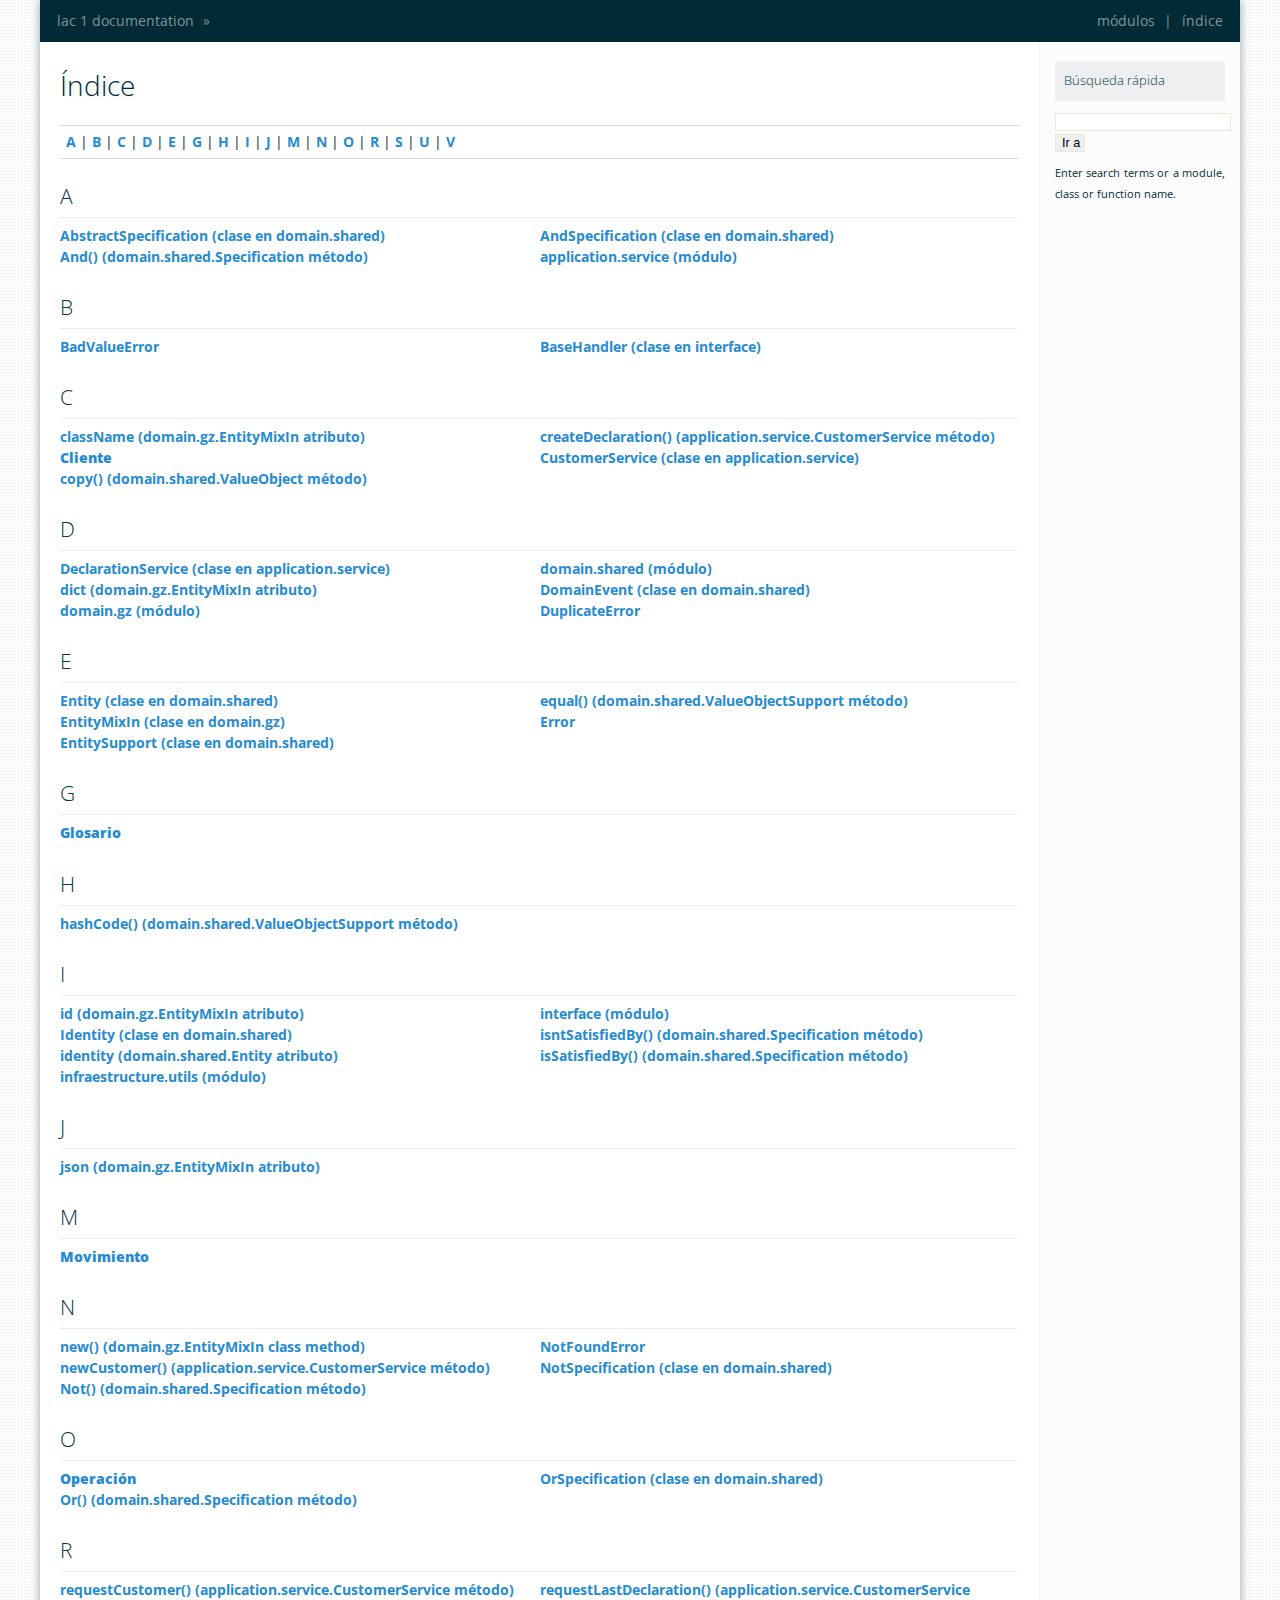
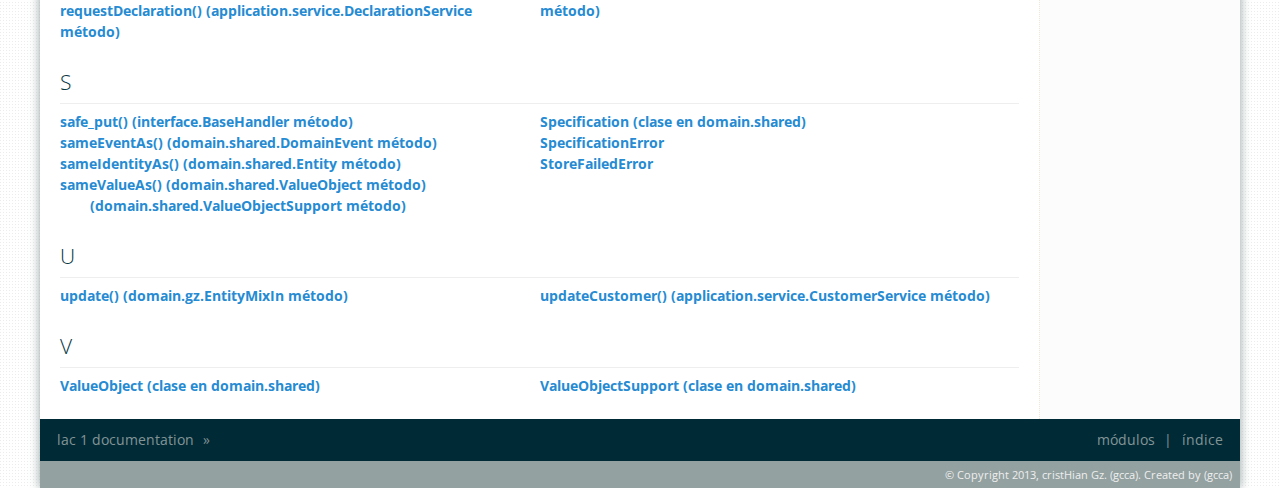
<file: backend/webapp/static/doc/genindex.html>
<!DOCTYPE html>


<html xmlns="http://www.w3.org/1999/xhtml">
  <head>
    <meta http-equiv="Content-Type" content="text/html; charset=utf-8" />
    
    <title>Índice &mdash; lac 1 documentation</title>
    
    <link rel="stylesheet" href="_static/gcca.css" type="text/css" />
    <link rel="stylesheet" href="_static/pygments.css" type="text/css" />
    
    <script type="text/javascript">
      var DOCUMENTATION_OPTIONS = {
        URL_ROOT:    '',
        VERSION:     '1',
        COLLAPSE_INDEX: false,
        FILE_SUFFIX: '.html',
        HAS_SOURCE:  true
      };
    </script>
    <script type="text/javascript" src="_static/jquery.js"></script>
    <script type="text/javascript" src="_static/underscore.js"></script>
    <script type="text/javascript" src="_static/doctools.js"></script>
    <script type="text/javascript" src="_static/translations.js"></script>
    <link rel="top" title="lac 1 documentation" href="index.html" /><link href='http://fonts.googleapis.com/css?family=Source+Code+Pro|Open+Sans:300italic,400italic,700italic,400,300,700' rel='stylesheet' type='text/css'>
<link href="_static/solarized-dark.css" rel="stylesheet">
  </head>
  <body>
    <div class="related">
      <h3>Navegación</h3>
      <ul>
        <li class="right" style="margin-right: 10px">
          <a href="#" title="Índice General"
             accesskey="I">índice</a></li>
        <li class="right" >
          <a href="py-modindex.html" title="Python Module Index"
             >módulos</a> |</li>
        <li><a href="index.html">lac 1 documentation</a> &raquo;</li> 
      </ul>
    </div>
      <div class="sphinxsidebar">
        <div class="sphinxsidebarwrapper">

   

<div id="searchbox" style="display: none">
  <h3>Búsqueda rápida</h3>
    <form class="search" action="search.html" method="get">
      <input type="text" name="q" />
      <input type="submit" value="Ir a" />
      <input type="hidden" name="check_keywords" value="yes" />
      <input type="hidden" name="area" value="default" />
    </form>
    <p class="searchtip" style="font-size: 90%">
    Enter search terms or a module, class or function name.
    </p>
</div>
<script type="text/javascript">$('#searchbox').show(0);</script>
        </div>
      </div>

    <div class="document">
      <div class="documentwrapper">
        <div class="bodywrapper">
          <div class="body">
            

<h1 id="index">Índice</h1>

<div class="genindex-jumpbox">
 <a href="#A"><strong>A</strong></a>
 | <a href="#B"><strong>B</strong></a>
 | <a href="#C"><strong>C</strong></a>
 | <a href="#D"><strong>D</strong></a>
 | <a href="#E"><strong>E</strong></a>
 | <a href="#G"><strong>G</strong></a>
 | <a href="#H"><strong>H</strong></a>
 | <a href="#I"><strong>I</strong></a>
 | <a href="#J"><strong>J</strong></a>
 | <a href="#M"><strong>M</strong></a>
 | <a href="#N"><strong>N</strong></a>
 | <a href="#O"><strong>O</strong></a>
 | <a href="#R"><strong>R</strong></a>
 | <a href="#S"><strong>S</strong></a>
 | <a href="#U"><strong>U</strong></a>
 | <a href="#V"><strong>V</strong></a>
 
</div>
<h2 id="A">A</h2>
<table style="width: 100%" class="indextable genindextable"><tr>
  <td style="width: 33%" valign="top"><dl>
      
  <dt><a href="helpdev.html#domain.shared.AbstractSpecification">AbstractSpecification (clase en domain.shared)</a>
  </dt>

      
  <dt><a href="helpdev.html#domain.shared.Specification.And">And() (domain.shared.Specification método)</a>
  </dt>

  </dl></td>
  <td style="width: 33%" valign="top"><dl>
      
  <dt><a href="helpdev.html#domain.shared.AndSpecification">AndSpecification (clase en domain.shared)</a>
  </dt>

      
  <dt><a href="helpdev.html#module-application.service">application.service (módulo)</a>
  </dt>

  </dl></td>
</tr></table>

<h2 id="B">B</h2>
<table style="width: 100%" class="indextable genindextable"><tr>
  <td style="width: 33%" valign="top"><dl>
      
  <dt><a href="helpdev.html#domain.gz.BadValueError">BadValueError</a>
  </dt>

  </dl></td>
  <td style="width: 33%" valign="top"><dl>
      
  <dt><a href="helpdev.html#interface.BaseHandler">BaseHandler (clase en interface)</a>
  </dt>

  </dl></td>
</tr></table>

<h2 id="C">C</h2>
<table style="width: 100%" class="indextable genindextable"><tr>
  <td style="width: 33%" valign="top"><dl>
      
  <dt><a href="helpdev.html#domain.gz.EntityMixIn.className">className (domain.gz.EntityMixIn atributo)</a>
  </dt>

      
  <dt><a href="devcicle.html#term-cliente"><strong>Cliente</strong></a>
  </dt>

      
  <dt><a href="helpdev.html#domain.shared.ValueObject.copy">copy() (domain.shared.ValueObject método)</a>
  </dt>

  </dl></td>
  <td style="width: 33%" valign="top"><dl>
      
  <dt><a href="helpdev.html#application.service.CustomerService.createDeclaration">createDeclaration() (application.service.CustomerService método)</a>
  </dt>

      
  <dt><a href="helpdev.html#application.service.CustomerService">CustomerService (clase en application.service)</a>
  </dt>

  </dl></td>
</tr></table>

<h2 id="D">D</h2>
<table style="width: 100%" class="indextable genindextable"><tr>
  <td style="width: 33%" valign="top"><dl>
      
  <dt><a href="helpdev.html#application.service.DeclarationService">DeclarationService (clase en application.service)</a>
  </dt>

      
  <dt><a href="helpdev.html#domain.gz.EntityMixIn.dict">dict (domain.gz.EntityMixIn atributo)</a>
  </dt>

      
  <dt><a href="helpdev.html#module-domain.gz">domain.gz (módulo)</a>
  </dt>

  </dl></td>
  <td style="width: 33%" valign="top"><dl>
      
  <dt><a href="helpdev.html#module-domain.shared">domain.shared (módulo)</a>
  </dt>

      
  <dt><a href="helpdev.html#domain.shared.DomainEvent">DomainEvent (clase en domain.shared)</a>
  </dt>

      
  <dt><a href="helpdev.html#domain.gz.DuplicateError">DuplicateError</a>
  </dt>

  </dl></td>
</tr></table>

<h2 id="E">E</h2>
<table style="width: 100%" class="indextable genindextable"><tr>
  <td style="width: 33%" valign="top"><dl>
      
  <dt><a href="helpdev.html#domain.shared.Entity">Entity (clase en domain.shared)</a>
  </dt>

      
  <dt><a href="helpdev.html#domain.gz.EntityMixIn">EntityMixIn (clase en domain.gz)</a>
  </dt>

      
  <dt><a href="helpdev.html#domain.shared.EntitySupport">EntitySupport (clase en domain.shared)</a>
  </dt>

  </dl></td>
  <td style="width: 33%" valign="top"><dl>
      
  <dt><a href="helpdev.html#domain.shared.ValueObjectSupport.equal">equal() (domain.shared.ValueObjectSupport método)</a>
  </dt>

      
  <dt><a href="helpdev.html#domain.gz.Error">Error</a>
  </dt>

  </dl></td>
</tr></table>

<h2 id="G">G</h2>
<table style="width: 100%" class="indextable genindextable"><tr>
  <td style="width: 33%" valign="top"><dl>
      
  <dt><a href="devcicle.html#term-glosario"><strong>Glosario</strong></a>
  </dt>

  </dl></td>
</tr></table>

<h2 id="H">H</h2>
<table style="width: 100%" class="indextable genindextable"><tr>
  <td style="width: 33%" valign="top"><dl>
      
  <dt><a href="helpdev.html#domain.shared.ValueObjectSupport.hashCode">hashCode() (domain.shared.ValueObjectSupport método)</a>
  </dt>

  </dl></td>
</tr></table>

<h2 id="I">I</h2>
<table style="width: 100%" class="indextable genindextable"><tr>
  <td style="width: 33%" valign="top"><dl>
      
  <dt><a href="helpdev.html#domain.gz.EntityMixIn.id">id (domain.gz.EntityMixIn atributo)</a>
  </dt>

      
  <dt><a href="helpdev.html#domain.shared.Identity">Identity (clase en domain.shared)</a>
  </dt>

      
  <dt><a href="helpdev.html#domain.shared.Entity.identity">identity (domain.shared.Entity atributo)</a>
  </dt>

      
  <dt><a href="helpdev.html#module-infraestructure.utils">infraestructure.utils (módulo)</a>
  </dt>

  </dl></td>
  <td style="width: 33%" valign="top"><dl>
      
  <dt><a href="helpdev.html#module-interface">interface (módulo)</a>
  </dt>

      
  <dt><a href="helpdev.html#domain.shared.Specification.isntSatisfiedBy">isntSatisfiedBy() (domain.shared.Specification método)</a>
  </dt>

      
  <dt><a href="helpdev.html#domain.shared.Specification.isSatisfiedBy">isSatisfiedBy() (domain.shared.Specification método)</a>
  </dt>

  </dl></td>
</tr></table>

<h2 id="J">J</h2>
<table style="width: 100%" class="indextable genindextable"><tr>
  <td style="width: 33%" valign="top"><dl>
      
  <dt><a href="helpdev.html#domain.gz.EntityMixIn.json">json (domain.gz.EntityMixIn atributo)</a>
  </dt>

  </dl></td>
</tr></table>

<h2 id="M">M</h2>
<table style="width: 100%" class="indextable genindextable"><tr>
  <td style="width: 33%" valign="top"><dl>
      
  <dt><a href="devcicle.html#term-movimiento"><strong>Movimiento</strong></a>
  </dt>

  </dl></td>
</tr></table>

<h2 id="N">N</h2>
<table style="width: 100%" class="indextable genindextable"><tr>
  <td style="width: 33%" valign="top"><dl>
      
  <dt><a href="helpdev.html#domain.gz.EntityMixIn.new">new() (domain.gz.EntityMixIn class method)</a>
  </dt>

      
  <dt><a href="helpdev.html#application.service.CustomerService.newCustomer">newCustomer() (application.service.CustomerService método)</a>
  </dt>

      
  <dt><a href="helpdev.html#domain.shared.Specification.Not">Not() (domain.shared.Specification método)</a>
  </dt>

  </dl></td>
  <td style="width: 33%" valign="top"><dl>
      
  <dt><a href="helpdev.html#domain.gz.NotFoundError">NotFoundError</a>
  </dt>

      
  <dt><a href="helpdev.html#domain.shared.NotSpecification">NotSpecification (clase en domain.shared)</a>
  </dt>

  </dl></td>
</tr></table>

<h2 id="O">O</h2>
<table style="width: 100%" class="indextable genindextable"><tr>
  <td style="width: 33%" valign="top"><dl>
      
  <dt><a href="devcicle.html#term-operacion"><strong>Operación</strong></a>
  </dt>

      
  <dt><a href="helpdev.html#domain.shared.Specification.Or">Or() (domain.shared.Specification método)</a>
  </dt>

  </dl></td>
  <td style="width: 33%" valign="top"><dl>
      
  <dt><a href="helpdev.html#domain.shared.OrSpecification">OrSpecification (clase en domain.shared)</a>
  </dt>

  </dl></td>
</tr></table>

<h2 id="R">R</h2>
<table style="width: 100%" class="indextable genindextable"><tr>
  <td style="width: 33%" valign="top"><dl>
      
  <dt><a href="helpdev.html#application.service.CustomerService.requestCustomer">requestCustomer() (application.service.CustomerService método)</a>
  </dt>

      
  <dt><a href="helpdev.html#application.service.DeclarationService.requestDeclaration">requestDeclaration() (application.service.DeclarationService método)</a>
  </dt>

  </dl></td>
  <td style="width: 33%" valign="top"><dl>
      
  <dt><a href="helpdev.html#application.service.CustomerService.requestLastDeclaration">requestLastDeclaration() (application.service.CustomerService método)</a>
  </dt>

  </dl></td>
</tr></table>

<h2 id="S">S</h2>
<table style="width: 100%" class="indextable genindextable"><tr>
  <td style="width: 33%" valign="top"><dl>
      
  <dt><a href="helpdev.html#interface.BaseHandler.safe_put">safe_put() (interface.BaseHandler método)</a>
  </dt>

      
  <dt><a href="helpdev.html#domain.shared.DomainEvent.sameEventAs">sameEventAs() (domain.shared.DomainEvent método)</a>
  </dt>

      
  <dt><a href="helpdev.html#domain.shared.Entity.sameIdentityAs">sameIdentityAs() (domain.shared.Entity método)</a>
  </dt>

      
  <dt><a href="helpdev.html#domain.shared.ValueObject.sameValueAs">sameValueAs() (domain.shared.ValueObject método)</a>
  </dt>

      <dd><dl>
        
  <dt><a href="helpdev.html#domain.shared.ValueObjectSupport.sameValueAs">(domain.shared.ValueObjectSupport método)</a>
  </dt>

      </dl></dd>
  </dl></td>
  <td style="width: 33%" valign="top"><dl>
      
  <dt><a href="helpdev.html#domain.shared.Specification">Specification (clase en domain.shared)</a>
  </dt>

      
  <dt><a href="helpdev.html#domain.gz.SpecificationError">SpecificationError</a>
  </dt>

      
  <dt><a href="helpdev.html#domain.gz.StoreFailedError">StoreFailedError</a>
  </dt>

  </dl></td>
</tr></table>

<h2 id="U">U</h2>
<table style="width: 100%" class="indextable genindextable"><tr>
  <td style="width: 33%" valign="top"><dl>
      
  <dt><a href="helpdev.html#domain.gz.EntityMixIn.update">update() (domain.gz.EntityMixIn método)</a>
  </dt>

  </dl></td>
  <td style="width: 33%" valign="top"><dl>
      
  <dt><a href="helpdev.html#application.service.CustomerService.updateCustomer">updateCustomer() (application.service.CustomerService método)</a>
  </dt>

  </dl></td>
</tr></table>

<h2 id="V">V</h2>
<table style="width: 100%" class="indextable genindextable"><tr>
  <td style="width: 33%" valign="top"><dl>
      
  <dt><a href="helpdev.html#domain.shared.ValueObject">ValueObject (clase en domain.shared)</a>
  </dt>

  </dl></td>
  <td style="width: 33%" valign="top"><dl>
      
  <dt><a href="helpdev.html#domain.shared.ValueObjectSupport">ValueObjectSupport (clase en domain.shared)</a>
  </dt>

  </dl></td>
</tr></table>



          </div>
        </div>
      </div>
      <div class="clearer"></div>
    </div>
    <div class="related">
      <h3>Navegación</h3>
      <ul>
        <li class="right" style="margin-right: 10px">
          <a href="#" title="Índice General"
             >índice</a></li>
        <li class="right" >
          <a href="py-modindex.html" title="Python Module Index"
             >módulos</a> |</li>
        <li><a href="index.html">lac 1 documentation</a> &raquo;</li> 
      </ul>
    </div>
    <div class="footer">
        &copy; Copyright 2013, cristHian Gz. (gcca).
    Created by <a href="https://launchpad.net/~gcca">(gcca)</a>
    </div>
  </body>
</html>
</file>
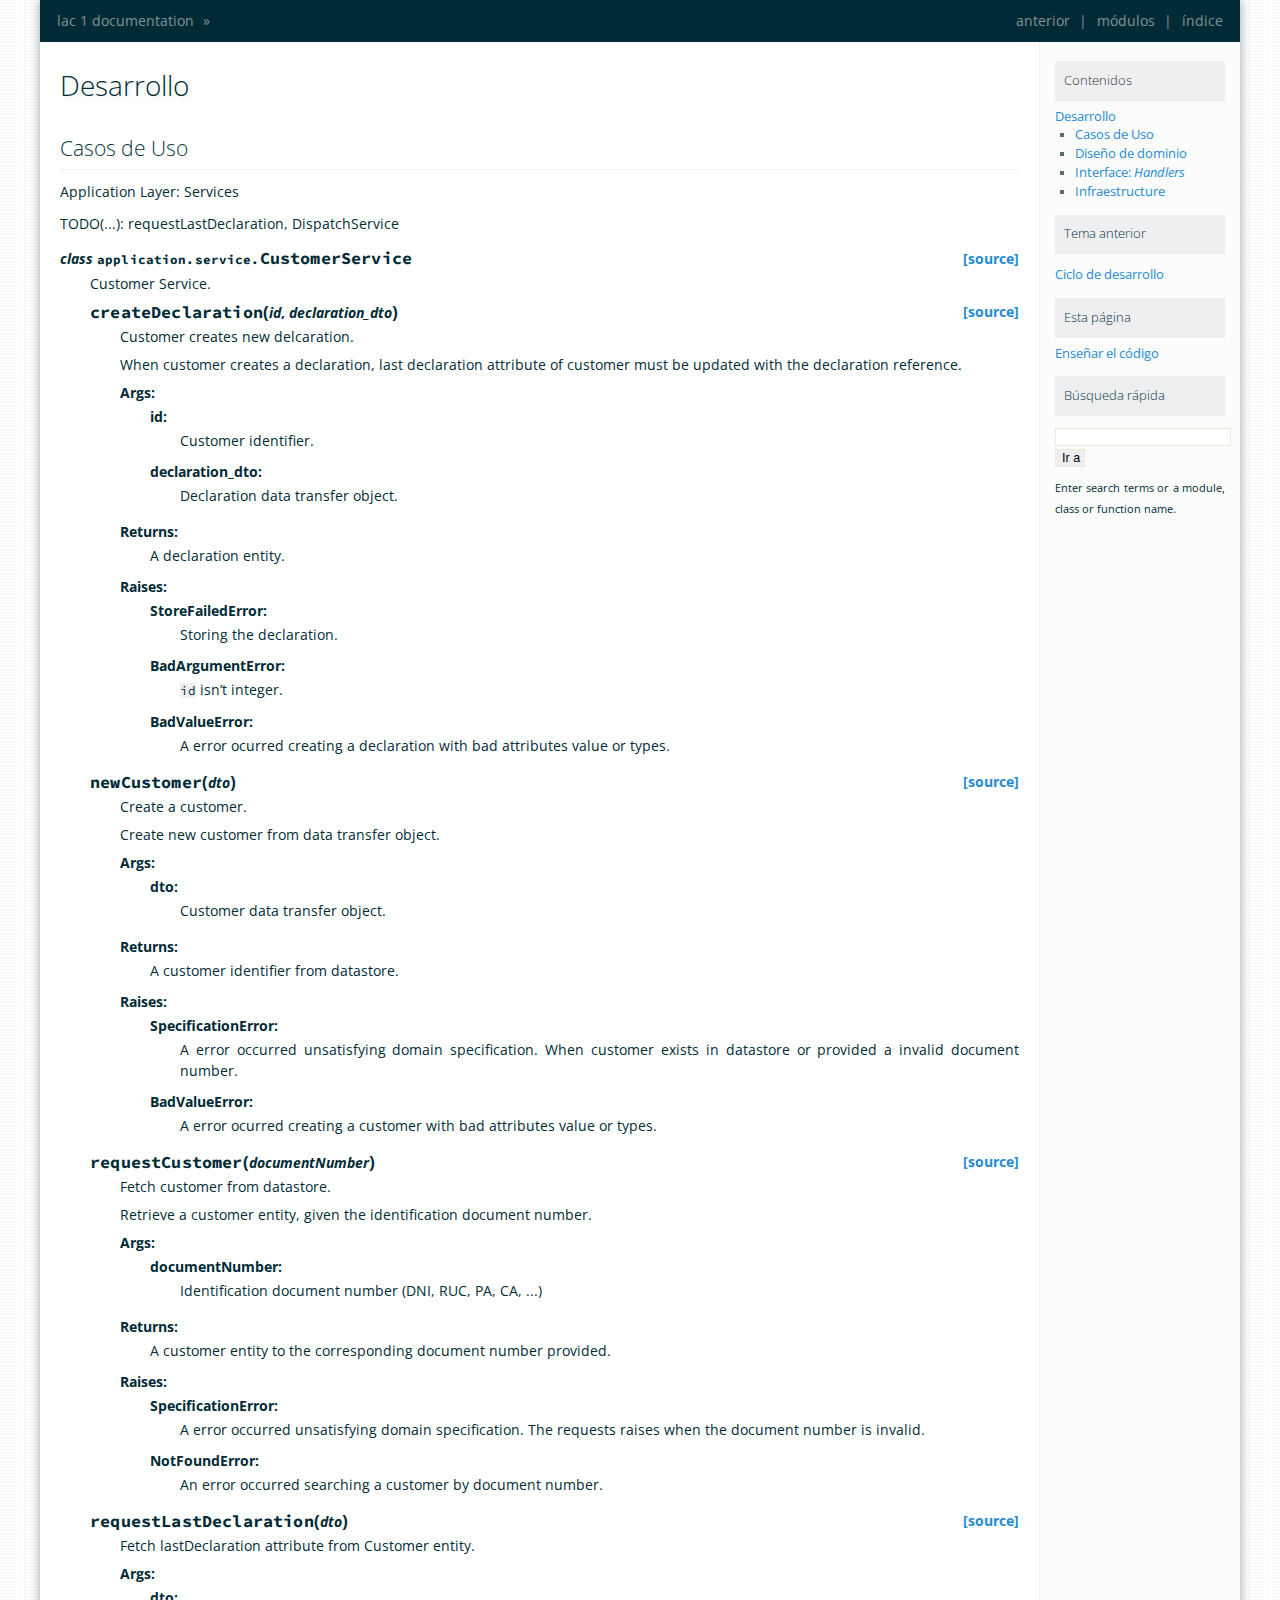
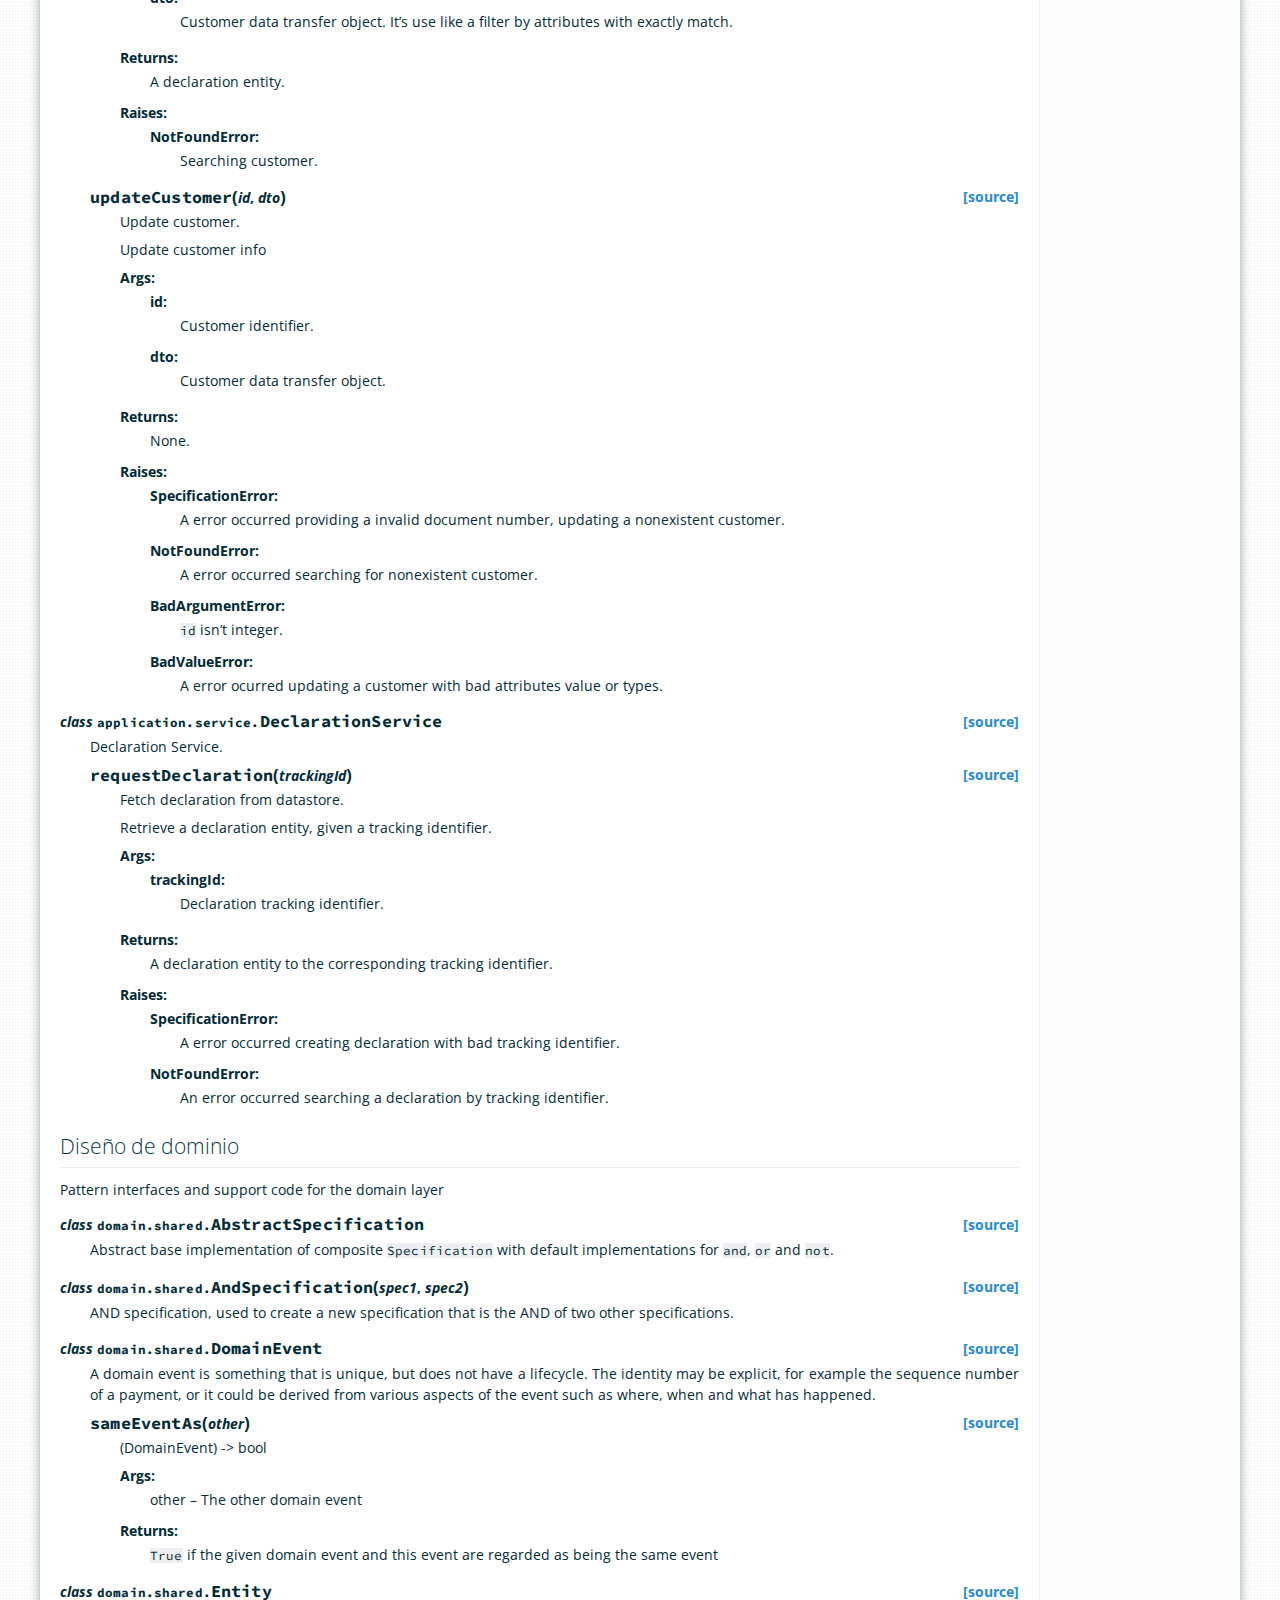
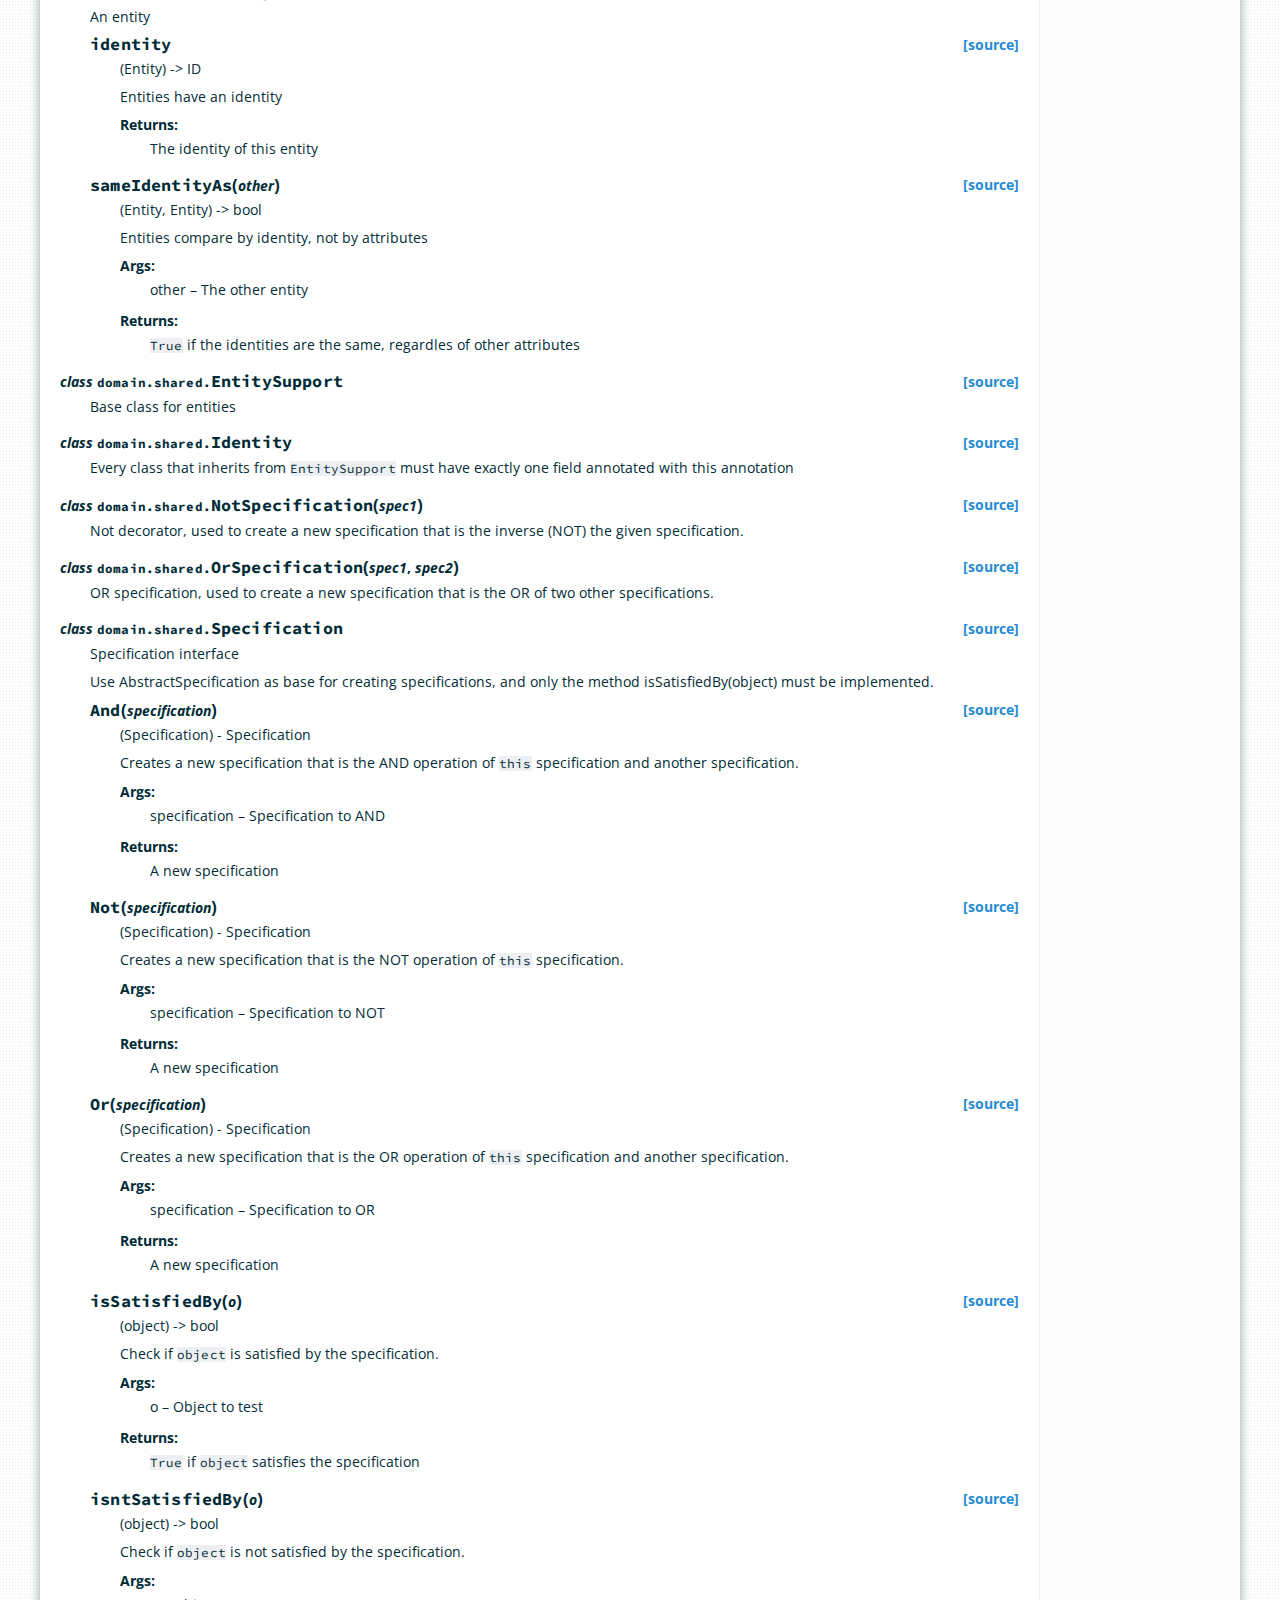
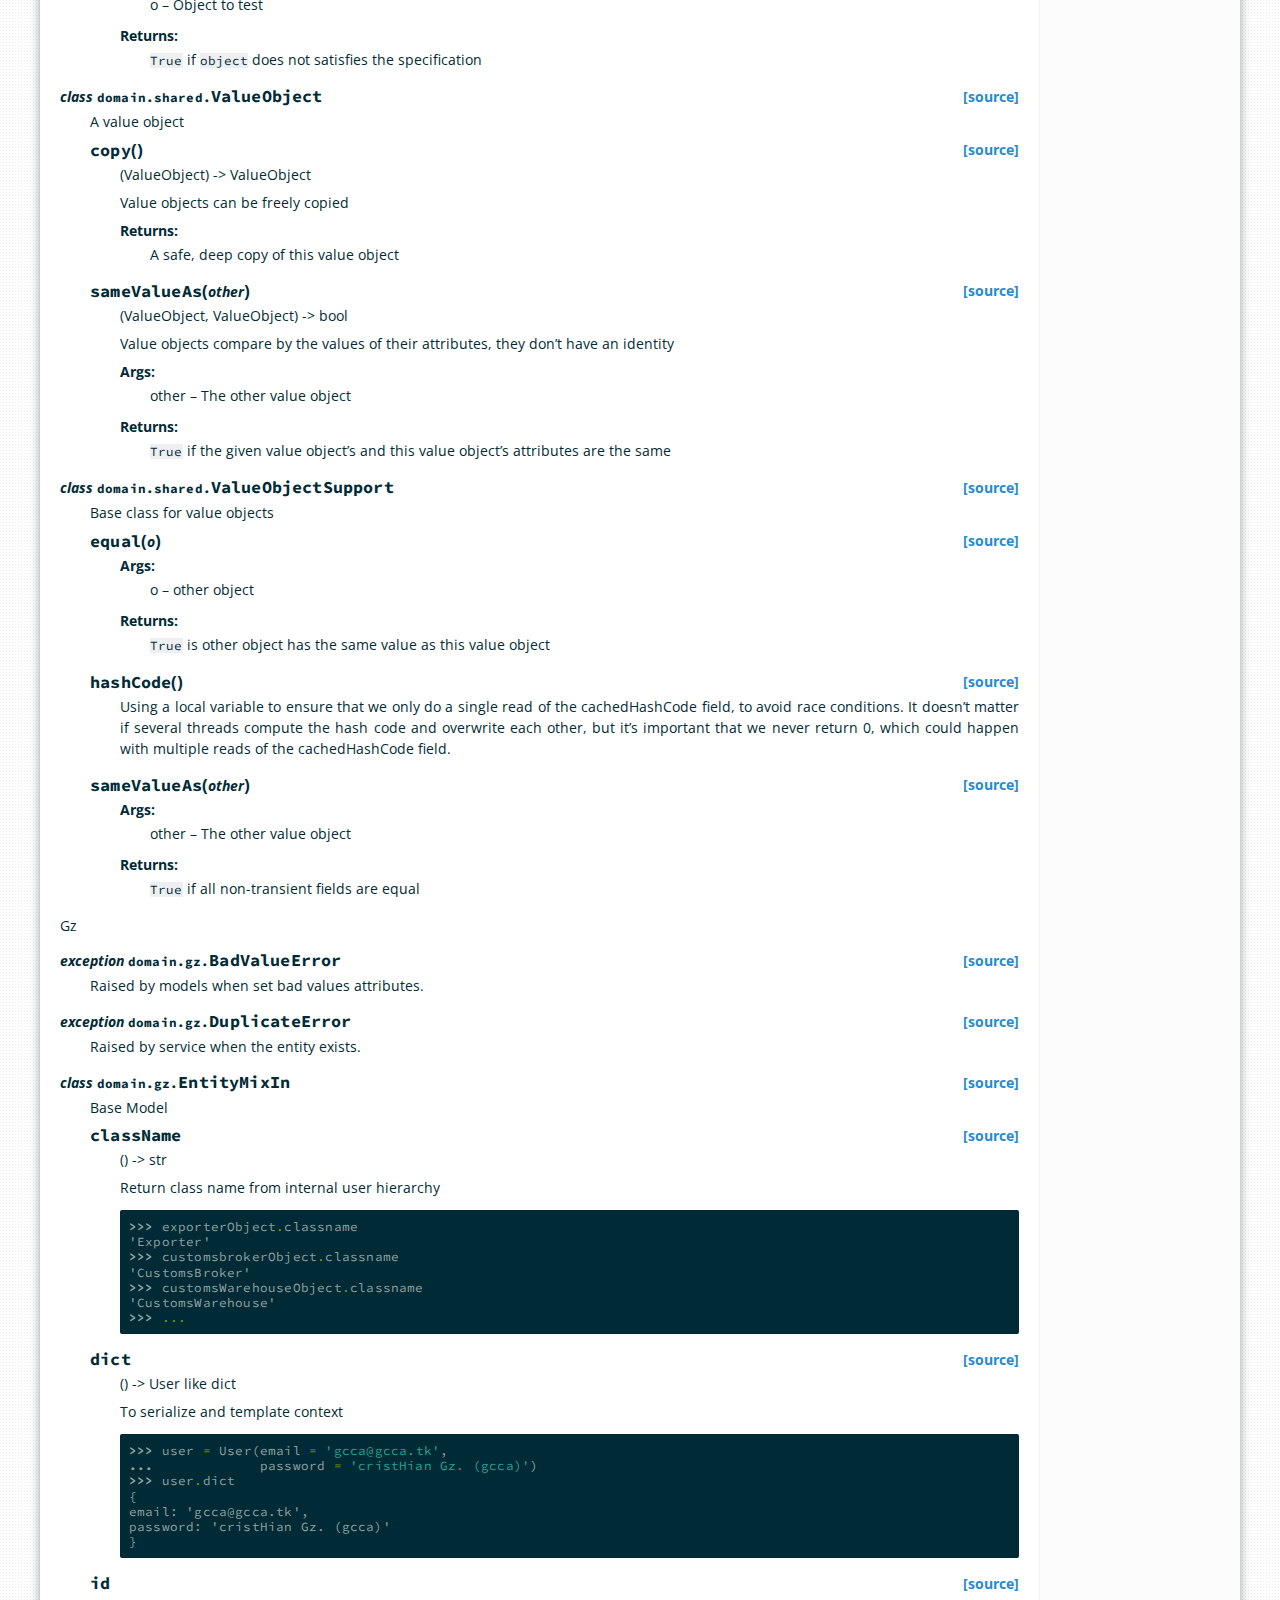
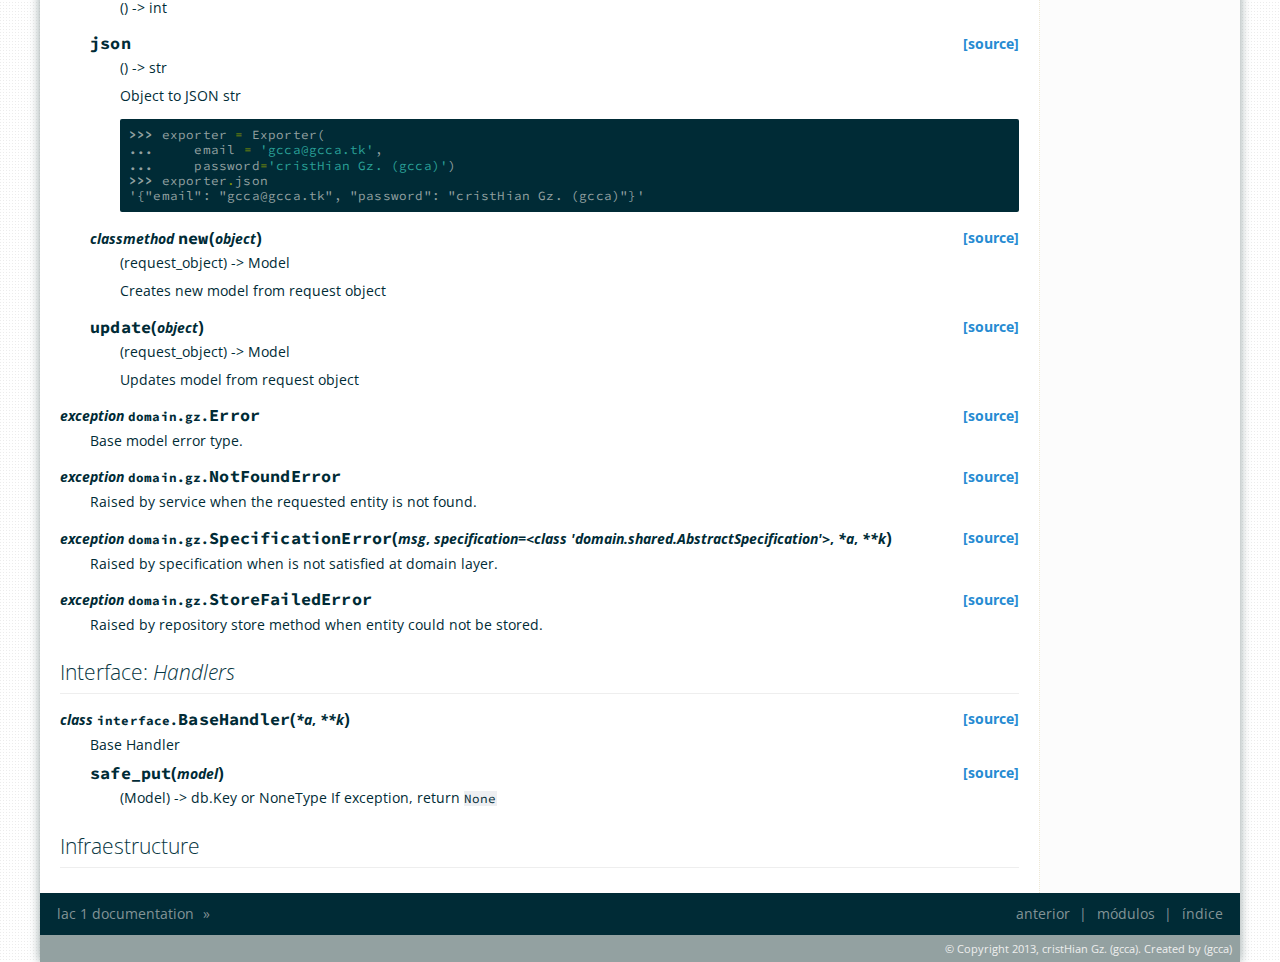
<file: backend/webapp/static/doc/helpdev.html>
<!DOCTYPE html>


<html xmlns="http://www.w3.org/1999/xhtml">
  <head>
    <meta http-equiv="Content-Type" content="text/html; charset=utf-8" />
    
    <title>Desarrollo &mdash; lac 1 documentation</title>
    
    <link rel="stylesheet" href="_static/gcca.css" type="text/css" />
    <link rel="stylesheet" href="_static/pygments.css" type="text/css" />
    
    <script type="text/javascript">
      var DOCUMENTATION_OPTIONS = {
        URL_ROOT:    '',
        VERSION:     '1',
        COLLAPSE_INDEX: false,
        FILE_SUFFIX: '.html',
        HAS_SOURCE:  true
      };
    </script>
    <script type="text/javascript" src="_static/jquery.js"></script>
    <script type="text/javascript" src="_static/underscore.js"></script>
    <script type="text/javascript" src="_static/doctools.js"></script>
    <script type="text/javascript" src="_static/translations.js"></script>
    <link rel="top" title="lac 1 documentation" href="index.html" />
    <link rel="prev" title="Ciclo de desarrollo" href="devcicle.html" /><link href='http://fonts.googleapis.com/css?family=Source+Code+Pro|Open+Sans:300italic,400italic,700italic,400,300,700' rel='stylesheet' type='text/css'>
<link href="_static/solarized-dark.css" rel="stylesheet">
  </head>
  <body>
    <div class="related">
      <h3>Navegación</h3>
      <ul>
        <li class="right" style="margin-right: 10px">
          <a href="genindex.html" title="Índice General"
             accesskey="I">índice</a></li>
        <li class="right" >
          <a href="py-modindex.html" title="Python Module Index"
             >módulos</a> |</li>
        <li class="right" >
          <a href="devcicle.html" title="Ciclo de desarrollo"
             accesskey="P">anterior</a> |</li>
        <li><a href="index.html">lac 1 documentation</a> &raquo;</li> 
      </ul>
    </div>
      <div class="sphinxsidebar">
        <div class="sphinxsidebarwrapper">
  <h3><a href="index.html">Contenidos</a></h3>
  <ul>
<li><a class="reference internal" href="#">Desarrollo</a><ul>
<li><a class="reference internal" href="#module-application.service">Casos de Uso</a></li>
<li><a class="reference internal" href="#module-domain.shared">Diseño de dominio</a></li>
<li><a class="reference internal" href="#module-interface">Interface: <em>Handlers</em></a></li>
<li><a class="reference internal" href="#module-infraestructure.utils">Infraestructure</a></li>
</ul>
</li>
</ul>

  <h4>Tema anterior</h4>
  <p class="topless"><a href="devcicle.html"
                        title="Capítulo anterior">Ciclo de desarrollo</a></p>
  <h3>Esta página</h3>
  <ul class="this-page-menu">
    <li><a href="_sources/helpdev.txt"
           rel="nofollow">Enseñar el código</a></li>
  </ul>
<div id="searchbox" style="display: none">
  <h3>Búsqueda rápida</h3>
    <form class="search" action="search.html" method="get">
      <input type="text" name="q" />
      <input type="submit" value="Ir a" />
      <input type="hidden" name="check_keywords" value="yes" />
      <input type="hidden" name="area" value="default" />
    </form>
    <p class="searchtip" style="font-size: 90%">
    Enter search terms or a module, class or function name.
    </p>
</div>
<script type="text/javascript">$('#searchbox').show(0);</script>
        </div>
      </div>

    <div class="document">
      <div class="documentwrapper">
        <div class="bodywrapper">
          <div class="body">
            
  <div class="section" id="desarrollo">
<h1>Desarrollo<a class="headerlink" href="#desarrollo" title="Enlazar permanentemente con este título">¶</a></h1>
<div class="section" id="module-application.service">
<span id="casos-de-uso"></span><h2>Casos de Uso<a class="headerlink" href="#module-application.service" title="Enlazar permanentemente con este título">¶</a></h2>
<p>Application Layer: Services</p>
<p>TODO(...): requestLastDeclaration, DispatchService</p>
<dl class="class">
<dt id="application.service.CustomerService">
<em class="property">class </em><tt class="descclassname">application.service.</tt><tt class="descname">CustomerService</tt><a class="reference internal" href="_modules/application/service.html#CustomerService"><span class="viewcode-link">[source]</span></a><a class="headerlink" href="#application.service.CustomerService" title="Enlazar permanentemente con esta definición">¶</a></dt>
<dd><p>Customer Service.</p>
<dl class="method">
<dt id="application.service.CustomerService.createDeclaration">
<tt class="descname">createDeclaration</tt><big>(</big><em>id</em>, <em>declaration_dto</em><big>)</big><a class="reference internal" href="_modules/application/service.html#CustomerService.createDeclaration"><span class="viewcode-link">[source]</span></a><a class="headerlink" href="#application.service.CustomerService.createDeclaration" title="Enlazar permanentemente con esta definición">¶</a></dt>
<dd><p>Customer creates new delcaration.</p>
<p>When customer creates a declaration, last declaration attribute
of customer must be updated with the declaration reference.</p>
<dl class="docutils">
<dt>Args:</dt>
<dd><dl class="first last docutils">
<dt>id:</dt>
<dd>Customer identifier.</dd>
<dt>declaration_dto:</dt>
<dd>Declaration data transfer object.</dd>
</dl>
</dd>
<dt>Returns:</dt>
<dd>A declaration entity.</dd>
<dt>Raises:</dt>
<dd><dl class="first last docutils">
<dt>StoreFailedError:</dt>
<dd>Storing the declaration.</dd>
<dt>BadArgumentError:</dt>
<dd><cite>id</cite> isn&#8217;t integer.</dd>
<dt>BadValueError:</dt>
<dd>A error ocurred creating a declaration with bad attributes
value or types.</dd>
</dl>
</dd>
</dl>
</dd></dl>

<dl class="method">
<dt id="application.service.CustomerService.newCustomer">
<tt class="descname">newCustomer</tt><big>(</big><em>dto</em><big>)</big><a class="reference internal" href="_modules/application/service.html#CustomerService.newCustomer"><span class="viewcode-link">[source]</span></a><a class="headerlink" href="#application.service.CustomerService.newCustomer" title="Enlazar permanentemente con esta definición">¶</a></dt>
<dd><p>Create a customer.</p>
<p>Create new customer from data transfer object.</p>
<dl class="docutils">
<dt>Args:</dt>
<dd><dl class="first last docutils">
<dt>dto:</dt>
<dd>Customer data transfer object.</dd>
</dl>
</dd>
<dt>Returns:</dt>
<dd>A customer identifier from datastore.</dd>
<dt>Raises:</dt>
<dd><dl class="first last docutils">
<dt>SpecificationError:</dt>
<dd>A error occurred unsatisfying domain specification.
When customer exists in datastore or provided a invalid
document number.</dd>
<dt>BadValueError:</dt>
<dd>A error ocurred creating a customer with bad attributes
value or types.</dd>
</dl>
</dd>
</dl>
</dd></dl>

<dl class="method">
<dt id="application.service.CustomerService.requestCustomer">
<tt class="descname">requestCustomer</tt><big>(</big><em>documentNumber</em><big>)</big><a class="reference internal" href="_modules/application/service.html#CustomerService.requestCustomer"><span class="viewcode-link">[source]</span></a><a class="headerlink" href="#application.service.CustomerService.requestCustomer" title="Enlazar permanentemente con esta definición">¶</a></dt>
<dd><p>Fetch customer from datastore.</p>
<p>Retrieve a customer entity, given the identification document number.</p>
<dl class="docutils">
<dt>Args:</dt>
<dd><dl class="first last docutils">
<dt>documentNumber:</dt>
<dd>Identification document number (DNI, RUC, PA, CA, ...)</dd>
</dl>
</dd>
<dt>Returns:</dt>
<dd>A customer entity to the corresponding document number provided.</dd>
<dt>Raises:</dt>
<dd><dl class="first last docutils">
<dt>SpecificationError:</dt>
<dd>A error occurred unsatisfying domain specification.
The requests raises when the document number is invalid.</dd>
<dt>NotFoundError:</dt>
<dd>An error occurred searching a customer by document number.</dd>
</dl>
</dd>
</dl>
</dd></dl>

<dl class="method">
<dt id="application.service.CustomerService.requestLastDeclaration">
<tt class="descname">requestLastDeclaration</tt><big>(</big><em>dto</em><big>)</big><a class="reference internal" href="_modules/application/service.html#CustomerService.requestLastDeclaration"><span class="viewcode-link">[source]</span></a><a class="headerlink" href="#application.service.CustomerService.requestLastDeclaration" title="Enlazar permanentemente con esta definición">¶</a></dt>
<dd><p>Fetch lastDeclaration attribute from Customer entity.</p>
<dl class="docutils">
<dt>Args:</dt>
<dd><dl class="first last docutils">
<dt>dto:</dt>
<dd>Customer data transfer object. It&#8217;s use like a filter by
attributes with exactly match.</dd>
</dl>
</dd>
<dt>Returns:</dt>
<dd>A declaration entity.</dd>
<dt>Raises:</dt>
<dd><dl class="first last docutils">
<dt>NotFoundError:</dt>
<dd>Searching customer.</dd>
</dl>
</dd>
</dl>
</dd></dl>

<dl class="method">
<dt id="application.service.CustomerService.updateCustomer">
<tt class="descname">updateCustomer</tt><big>(</big><em>id</em>, <em>dto</em><big>)</big><a class="reference internal" href="_modules/application/service.html#CustomerService.updateCustomer"><span class="viewcode-link">[source]</span></a><a class="headerlink" href="#application.service.CustomerService.updateCustomer" title="Enlazar permanentemente con esta definición">¶</a></dt>
<dd><p>Update customer.</p>
<p>Update customer info</p>
<dl class="docutils">
<dt>Args:</dt>
<dd><dl class="first last docutils">
<dt>id:</dt>
<dd>Customer identifier.</dd>
<dt>dto:</dt>
<dd>Customer data transfer object.</dd>
</dl>
</dd>
<dt>Returns:</dt>
<dd>None.</dd>
<dt>Raises:</dt>
<dd><dl class="first last docutils">
<dt>SpecificationError:</dt>
<dd>A error occurred providing a invalid document number,
updating a nonexistent customer.</dd>
<dt>NotFoundError:</dt>
<dd>A error occurred searching for nonexistent customer.</dd>
<dt>BadArgumentError:</dt>
<dd><cite>id</cite> isn&#8217;t integer.</dd>
<dt>BadValueError:</dt>
<dd>A error ocurred updating a customer with bad attributes
value or types.</dd>
</dl>
</dd>
</dl>
</dd></dl>

</dd></dl>

<dl class="class">
<dt id="application.service.DeclarationService">
<em class="property">class </em><tt class="descclassname">application.service.</tt><tt class="descname">DeclarationService</tt><a class="reference internal" href="_modules/application/service.html#DeclarationService"><span class="viewcode-link">[source]</span></a><a class="headerlink" href="#application.service.DeclarationService" title="Enlazar permanentemente con esta definición">¶</a></dt>
<dd><p>Declaration Service.</p>
<dl class="method">
<dt id="application.service.DeclarationService.requestDeclaration">
<tt class="descname">requestDeclaration</tt><big>(</big><em>trackingId</em><big>)</big><a class="reference internal" href="_modules/application/service.html#DeclarationService.requestDeclaration"><span class="viewcode-link">[source]</span></a><a class="headerlink" href="#application.service.DeclarationService.requestDeclaration" title="Enlazar permanentemente con esta definición">¶</a></dt>
<dd><p>Fetch declaration from datastore.</p>
<p>Retrieve a declaration entity, given a tracking identifier.</p>
<dl class="docutils">
<dt>Args:</dt>
<dd><dl class="first last docutils">
<dt>trackingId:</dt>
<dd>Declaration tracking identifier.</dd>
</dl>
</dd>
<dt>Returns:</dt>
<dd>A declaration entity to the corresponding tracking identifier.</dd>
<dt>Raises:</dt>
<dd><dl class="first last docutils">
<dt>SpecificationError:</dt>
<dd>A error occurred creating declaration with bad tracking
identifier.</dd>
<dt>NotFoundError:</dt>
<dd>An error occurred searching a declaration by tracking
identifier.</dd>
</dl>
</dd>
</dl>
</dd></dl>

</dd></dl>

</div>
<div class="section" id="module-domain.shared">
<span id="diseno-de-dominio"></span><h2>Diseño de dominio<a class="headerlink" href="#module-domain.shared" title="Enlazar permanentemente con este título">¶</a></h2>
<p>Pattern interfaces and support code for the domain layer</p>
<dl class="class">
<dt id="domain.shared.AbstractSpecification">
<em class="property">class </em><tt class="descclassname">domain.shared.</tt><tt class="descname">AbstractSpecification</tt><a class="reference internal" href="_modules/domain/shared.html#AbstractSpecification"><span class="viewcode-link">[source]</span></a><a class="headerlink" href="#domain.shared.AbstractSpecification" title="Enlazar permanentemente con esta definición">¶</a></dt>
<dd><p>Abstract base implementation of composite <cite>Specification</cite> with default
implementations for <cite>and</cite>, <cite>or</cite> and <cite>not</cite>.</p>
</dd></dl>

<dl class="class">
<dt id="domain.shared.AndSpecification">
<em class="property">class </em><tt class="descclassname">domain.shared.</tt><tt class="descname">AndSpecification</tt><big>(</big><em>spec1</em>, <em>spec2</em><big>)</big><a class="reference internal" href="_modules/domain/shared.html#AndSpecification"><span class="viewcode-link">[source]</span></a><a class="headerlink" href="#domain.shared.AndSpecification" title="Enlazar permanentemente con esta definición">¶</a></dt>
<dd><p>AND specification, used to create a new specification that is the AND
of two other specifications.</p>
</dd></dl>

<dl class="class">
<dt id="domain.shared.DomainEvent">
<em class="property">class </em><tt class="descclassname">domain.shared.</tt><tt class="descname">DomainEvent</tt><a class="reference internal" href="_modules/domain/shared.html#DomainEvent"><span class="viewcode-link">[source]</span></a><a class="headerlink" href="#domain.shared.DomainEvent" title="Enlazar permanentemente con esta definición">¶</a></dt>
<dd><p>A domain event is something that is unique, but does not have
a lifecycle.
The identity may be explicit, for example the sequence number
of a payment, or it could be derived from various aspects
of the event such as where, when and what has happened.</p>
<dl class="method">
<dt id="domain.shared.DomainEvent.sameEventAs">
<tt class="descname">sameEventAs</tt><big>(</big><em>other</em><big>)</big><a class="reference internal" href="_modules/domain/shared.html#DomainEvent.sameEventAs"><span class="viewcode-link">[source]</span></a><a class="headerlink" href="#domain.shared.DomainEvent.sameEventAs" title="Enlazar permanentemente con esta definición">¶</a></dt>
<dd><p>(DomainEvent) -&gt; bool</p>
<dl class="docutils">
<dt>Args:</dt>
<dd>other &#8211; The other domain event</dd>
<dt>Returns:</dt>
<dd><cite>True</cite> if the given domain event and this event
are regarded as being the same event</dd>
</dl>
</dd></dl>

</dd></dl>

<dl class="class">
<dt id="domain.shared.Entity">
<em class="property">class </em><tt class="descclassname">domain.shared.</tt><tt class="descname">Entity</tt><a class="reference internal" href="_modules/domain/shared.html#Entity"><span class="viewcode-link">[source]</span></a><a class="headerlink" href="#domain.shared.Entity" title="Enlazar permanentemente con esta definición">¶</a></dt>
<dd><p>An entity</p>
<dl class="attribute">
<dt id="domain.shared.Entity.identity">
<tt class="descname">identity</tt><a class="reference internal" href="_modules/domain/shared.html#Entity.identity"><span class="viewcode-link">[source]</span></a><a class="headerlink" href="#domain.shared.Entity.identity" title="Enlazar permanentemente con esta definición">¶</a></dt>
<dd><p>(Entity) -&gt; ID</p>
<p>Entities have an identity</p>
<dl class="docutils">
<dt>Returns:</dt>
<dd>The identity of this entity</dd>
</dl>
</dd></dl>

<dl class="method">
<dt id="domain.shared.Entity.sameIdentityAs">
<tt class="descname">sameIdentityAs</tt><big>(</big><em>other</em><big>)</big><a class="reference internal" href="_modules/domain/shared.html#Entity.sameIdentityAs"><span class="viewcode-link">[source]</span></a><a class="headerlink" href="#domain.shared.Entity.sameIdentityAs" title="Enlazar permanentemente con esta definición">¶</a></dt>
<dd><p>(Entity, Entity) -&gt; bool</p>
<p>Entities compare by identity, not by attributes</p>
<dl class="docutils">
<dt>Args:</dt>
<dd>other &#8211; The other entity</dd>
<dt>Returns:</dt>
<dd><cite>True</cite> if the identities are the same,
regardles of other attributes</dd>
</dl>
</dd></dl>

</dd></dl>

<dl class="class">
<dt id="domain.shared.EntitySupport">
<em class="property">class </em><tt class="descclassname">domain.shared.</tt><tt class="descname">EntitySupport</tt><a class="reference internal" href="_modules/domain/shared.html#EntitySupport"><span class="viewcode-link">[source]</span></a><a class="headerlink" href="#domain.shared.EntitySupport" title="Enlazar permanentemente con esta definición">¶</a></dt>
<dd><p>Base class for entities</p>
</dd></dl>

<dl class="class">
<dt id="domain.shared.Identity">
<em class="property">class </em><tt class="descclassname">domain.shared.</tt><tt class="descname">Identity</tt><a class="reference internal" href="_modules/domain/shared.html#Identity"><span class="viewcode-link">[source]</span></a><a class="headerlink" href="#domain.shared.Identity" title="Enlazar permanentemente con esta definición">¶</a></dt>
<dd><p>Every class that inherits from <cite>EntitySupport</cite> must have
exactly one field annotated with this annotation</p>
</dd></dl>

<dl class="class">
<dt id="domain.shared.NotSpecification">
<em class="property">class </em><tt class="descclassname">domain.shared.</tt><tt class="descname">NotSpecification</tt><big>(</big><em>spec1</em><big>)</big><a class="reference internal" href="_modules/domain/shared.html#NotSpecification"><span class="viewcode-link">[source]</span></a><a class="headerlink" href="#domain.shared.NotSpecification" title="Enlazar permanentemente con esta definición">¶</a></dt>
<dd><p>Not decorator, used to create a new specification that is the inverse
(NOT) the given specification.</p>
</dd></dl>

<dl class="class">
<dt id="domain.shared.OrSpecification">
<em class="property">class </em><tt class="descclassname">domain.shared.</tt><tt class="descname">OrSpecification</tt><big>(</big><em>spec1</em>, <em>spec2</em><big>)</big><a class="reference internal" href="_modules/domain/shared.html#OrSpecification"><span class="viewcode-link">[source]</span></a><a class="headerlink" href="#domain.shared.OrSpecification" title="Enlazar permanentemente con esta definición">¶</a></dt>
<dd><p>OR specification, used to create a new specification that is the OR
of two other specifications.</p>
</dd></dl>

<dl class="class">
<dt id="domain.shared.Specification">
<em class="property">class </em><tt class="descclassname">domain.shared.</tt><tt class="descname">Specification</tt><a class="reference internal" href="_modules/domain/shared.html#Specification"><span class="viewcode-link">[source]</span></a><a class="headerlink" href="#domain.shared.Specification" title="Enlazar permanentemente con esta definición">¶</a></dt>
<dd><p>Specification interface</p>
<p>Use AbstractSpecification as base for creating specifications,
and only the method isSatisfiedBy(object) must be implemented.</p>
<dl class="method">
<dt id="domain.shared.Specification.And">
<tt class="descname">And</tt><big>(</big><em>specification</em><big>)</big><a class="reference internal" href="_modules/domain/shared.html#Specification.And"><span class="viewcode-link">[source]</span></a><a class="headerlink" href="#domain.shared.Specification.And" title="Enlazar permanentemente con esta definición">¶</a></dt>
<dd><p>(Specification) - Specification</p>
<p>Creates a new specification that is the AND operation
of <cite>this</cite> specification and another specification.</p>
<dl class="docutils">
<dt>Args:</dt>
<dd>specification &#8211; Specification to AND</dd>
<dt>Returns:</dt>
<dd>A new specification</dd>
</dl>
</dd></dl>

<dl class="method">
<dt id="domain.shared.Specification.Not">
<tt class="descname">Not</tt><big>(</big><em>specification</em><big>)</big><a class="reference internal" href="_modules/domain/shared.html#Specification.Not"><span class="viewcode-link">[source]</span></a><a class="headerlink" href="#domain.shared.Specification.Not" title="Enlazar permanentemente con esta definición">¶</a></dt>
<dd><p>(Specification) - Specification</p>
<p>Creates a new specification that is the NOT operation
of <cite>this</cite> specification.</p>
<dl class="docutils">
<dt>Args:</dt>
<dd>specification &#8211; Specification to NOT</dd>
<dt>Returns:</dt>
<dd>A new specification</dd>
</dl>
</dd></dl>

<dl class="method">
<dt id="domain.shared.Specification.Or">
<tt class="descname">Or</tt><big>(</big><em>specification</em><big>)</big><a class="reference internal" href="_modules/domain/shared.html#Specification.Or"><span class="viewcode-link">[source]</span></a><a class="headerlink" href="#domain.shared.Specification.Or" title="Enlazar permanentemente con esta definición">¶</a></dt>
<dd><p>(Specification) - Specification</p>
<p>Creates a new specification that is the OR operation
of <cite>this</cite> specification and another specification.</p>
<dl class="docutils">
<dt>Args:</dt>
<dd>specification &#8211; Specification to OR</dd>
<dt>Returns:</dt>
<dd>A new specification</dd>
</dl>
</dd></dl>

<dl class="method">
<dt id="domain.shared.Specification.isSatisfiedBy">
<tt class="descname">isSatisfiedBy</tt><big>(</big><em>o</em><big>)</big><a class="reference internal" href="_modules/domain/shared.html#Specification.isSatisfiedBy"><span class="viewcode-link">[source]</span></a><a class="headerlink" href="#domain.shared.Specification.isSatisfiedBy" title="Enlazar permanentemente con esta definición">¶</a></dt>
<dd><p>(object) -&gt; bool</p>
<p>Check if <cite>object</cite> is satisfied by the specification.</p>
<dl class="docutils">
<dt>Args:</dt>
<dd>o &#8211; Object to test</dd>
<dt>Returns:</dt>
<dd><cite>True</cite> if <cite>object</cite> satisfies the specification</dd>
</dl>
</dd></dl>

<dl class="method">
<dt id="domain.shared.Specification.isntSatisfiedBy">
<tt class="descname">isntSatisfiedBy</tt><big>(</big><em>o</em><big>)</big><a class="reference internal" href="_modules/domain/shared.html#Specification.isntSatisfiedBy"><span class="viewcode-link">[source]</span></a><a class="headerlink" href="#domain.shared.Specification.isntSatisfiedBy" title="Enlazar permanentemente con esta definición">¶</a></dt>
<dd><p>(object) -&gt; bool</p>
<p>Check if <cite>object</cite> is not satisfied by the specification.</p>
<dl class="docutils">
<dt>Args:</dt>
<dd>o &#8211; Object to test</dd>
<dt>Returns:</dt>
<dd><cite>True</cite> if <cite>object</cite> does not satisfies the specification</dd>
</dl>
</dd></dl>

</dd></dl>

<dl class="class">
<dt id="domain.shared.ValueObject">
<em class="property">class </em><tt class="descclassname">domain.shared.</tt><tt class="descname">ValueObject</tt><a class="reference internal" href="_modules/domain/shared.html#ValueObject"><span class="viewcode-link">[source]</span></a><a class="headerlink" href="#domain.shared.ValueObject" title="Enlazar permanentemente con esta definición">¶</a></dt>
<dd><p>A value object</p>
<dl class="method">
<dt id="domain.shared.ValueObject.copy">
<tt class="descname">copy</tt><big>(</big><big>)</big><a class="reference internal" href="_modules/domain/shared.html#ValueObject.copy"><span class="viewcode-link">[source]</span></a><a class="headerlink" href="#domain.shared.ValueObject.copy" title="Enlazar permanentemente con esta definición">¶</a></dt>
<dd><p>(ValueObject) -&gt; ValueObject</p>
<p>Value objects can be freely copied</p>
<dl class="docutils">
<dt>Returns:</dt>
<dd>A safe, deep copy of this value object</dd>
</dl>
</dd></dl>

<dl class="method">
<dt id="domain.shared.ValueObject.sameValueAs">
<tt class="descname">sameValueAs</tt><big>(</big><em>other</em><big>)</big><a class="reference internal" href="_modules/domain/shared.html#ValueObject.sameValueAs"><span class="viewcode-link">[source]</span></a><a class="headerlink" href="#domain.shared.ValueObject.sameValueAs" title="Enlazar permanentemente con esta definición">¶</a></dt>
<dd><p>(ValueObject, ValueObject) -&gt; bool</p>
<p>Value objects compare by the values of their attributes,
they don&#8217;t have an identity</p>
<dl class="docutils">
<dt>Args:</dt>
<dd>other &#8211; The other value object</dd>
<dt>Returns:</dt>
<dd><cite>True</cite> if the given value object&#8217;s
and this value object&#8217;s attributes are the same</dd>
</dl>
</dd></dl>

</dd></dl>

<dl class="class">
<dt id="domain.shared.ValueObjectSupport">
<em class="property">class </em><tt class="descclassname">domain.shared.</tt><tt class="descname">ValueObjectSupport</tt><a class="reference internal" href="_modules/domain/shared.html#ValueObjectSupport"><span class="viewcode-link">[source]</span></a><a class="headerlink" href="#domain.shared.ValueObjectSupport" title="Enlazar permanentemente con esta definición">¶</a></dt>
<dd><p>Base class for value objects</p>
<dl class="method">
<dt id="domain.shared.ValueObjectSupport.equal">
<tt class="descname">equal</tt><big>(</big><em>o</em><big>)</big><a class="reference internal" href="_modules/domain/shared.html#ValueObjectSupport.equal"><span class="viewcode-link">[source]</span></a><a class="headerlink" href="#domain.shared.ValueObjectSupport.equal" title="Enlazar permanentemente con esta definición">¶</a></dt>
<dd><dl class="docutils">
<dt>Args:</dt>
<dd>o &#8211; other object</dd>
<dt>Returns:</dt>
<dd><cite>True</cite> is other object has the same value as this value object</dd>
</dl>
</dd></dl>

<dl class="method">
<dt id="domain.shared.ValueObjectSupport.hashCode">
<tt class="descname">hashCode</tt><big>(</big><big>)</big><a class="reference internal" href="_modules/domain/shared.html#ValueObjectSupport.hashCode"><span class="viewcode-link">[source]</span></a><a class="headerlink" href="#domain.shared.ValueObjectSupport.hashCode" title="Enlazar permanentemente con esta definición">¶</a></dt>
<dd><p>Using a local variable to ensure that we only do a single
read of the cachedHashCode field, to avoid race conditions.
It doesn&#8217;t matter if several threads compute the hash code
and overwrite each other, but it&#8217;s important that
we never return 0, which could happen with multiple reads
of the cachedHashCode field.</p>
</dd></dl>

<dl class="method">
<dt id="domain.shared.ValueObjectSupport.sameValueAs">
<tt class="descname">sameValueAs</tt><big>(</big><em>other</em><big>)</big><a class="reference internal" href="_modules/domain/shared.html#ValueObjectSupport.sameValueAs"><span class="viewcode-link">[source]</span></a><a class="headerlink" href="#domain.shared.ValueObjectSupport.sameValueAs" title="Enlazar permanentemente con esta definición">¶</a></dt>
<dd><dl class="docutils">
<dt>Args:</dt>
<dd>other &#8211; The other value object</dd>
<dt>Returns:</dt>
<dd><cite>True</cite> if all non-transient fields are equal</dd>
</dl>
</dd></dl>

</dd></dl>

<span class="target" id="module-domain.gz"></span><p>Gz</p>
<dl class="exception">
<dt id="domain.gz.BadValueError">
<em class="property">exception </em><tt class="descclassname">domain.gz.</tt><tt class="descname">BadValueError</tt><a class="reference internal" href="_modules/domain/gz.html#BadValueError"><span class="viewcode-link">[source]</span></a><a class="headerlink" href="#domain.gz.BadValueError" title="Enlazar permanentemente con esta definición">¶</a></dt>
<dd><p>Raised by models when set bad values attributes.</p>
</dd></dl>

<dl class="exception">
<dt id="domain.gz.DuplicateError">
<em class="property">exception </em><tt class="descclassname">domain.gz.</tt><tt class="descname">DuplicateError</tt><a class="reference internal" href="_modules/domain/gz.html#DuplicateError"><span class="viewcode-link">[source]</span></a><a class="headerlink" href="#domain.gz.DuplicateError" title="Enlazar permanentemente con esta definición">¶</a></dt>
<dd><p>Raised by service when the entity exists.</p>
</dd></dl>

<dl class="class">
<dt id="domain.gz.EntityMixIn">
<em class="property">class </em><tt class="descclassname">domain.gz.</tt><tt class="descname">EntityMixIn</tt><a class="reference internal" href="_modules/domain/gz.html#EntityMixIn"><span class="viewcode-link">[source]</span></a><a class="headerlink" href="#domain.gz.EntityMixIn" title="Enlazar permanentemente con esta definición">¶</a></dt>
<dd><p>Base Model</p>
<dl class="attribute">
<dt id="domain.gz.EntityMixIn.className">
<tt class="descname">className</tt><a class="reference internal" href="_modules/domain/gz.html#EntityMixIn.className"><span class="viewcode-link">[source]</span></a><a class="headerlink" href="#domain.gz.EntityMixIn.className" title="Enlazar permanentemente con esta definición">¶</a></dt>
<dd><p>() -&gt; str</p>
<p>Return class name from internal user hierarchy</p>
<div class="highlight-python"><div class="highlight"><pre><span class="gp">&gt;&gt;&gt; </span><span class="n">exporterObject</span><span class="o">.</span><span class="n">classname</span>
<span class="go">&#39;Exporter&#39;</span>
<span class="gp">&gt;&gt;&gt; </span><span class="n">customsbrokerObject</span><span class="o">.</span><span class="n">classname</span>
<span class="go">&#39;CustomsBroker&#39;</span>
<span class="gp">&gt;&gt;&gt; </span><span class="n">customsWarehouseObject</span><span class="o">.</span><span class="n">classname</span>
<span class="go">&#39;CustomsWarehouse&#39;</span>
<span class="gp">&gt;&gt;&gt; </span><span class="o">...</span>
</pre></div>
</div>
</dd></dl>

<dl class="attribute">
<dt id="domain.gz.EntityMixIn.dict">
<tt class="descname">dict</tt><a class="reference internal" href="_modules/domain/gz.html#EntityMixIn.dict"><span class="viewcode-link">[source]</span></a><a class="headerlink" href="#domain.gz.EntityMixIn.dict" title="Enlazar permanentemente con esta definición">¶</a></dt>
<dd><p>() -&gt; User like dict</p>
<p>To serialize and template context</p>
<div class="highlight-python"><div class="highlight"><pre><span class="gp">&gt;&gt;&gt; </span><span class="n">user</span> <span class="o">=</span> <span class="n">User</span><span class="p">(</span><span class="n">email</span> <span class="o">=</span> <span class="s">&#39;gcca@gcca.tk&#39;</span><span class="p">,</span>
<span class="gp">... </span>            <span class="n">password</span> <span class="o">=</span> <span class="s">&#39;cristHian Gz. (gcca)&#39;</span><span class="p">)</span>
<span class="gp">&gt;&gt;&gt; </span><span class="n">user</span><span class="o">.</span><span class="n">dict</span>
<span class="go">{</span>
<span class="go">email: &#39;gcca@gcca.tk&#39;,</span>
<span class="go">password: &#39;cristHian Gz. (gcca)&#39;</span>
<span class="go">}</span>
</pre></div>
</div>
</dd></dl>

<dl class="attribute">
<dt id="domain.gz.EntityMixIn.id">
<tt class="descname">id</tt><a class="reference internal" href="_modules/domain/gz.html#EntityMixIn.id"><span class="viewcode-link">[source]</span></a><a class="headerlink" href="#domain.gz.EntityMixIn.id" title="Enlazar permanentemente con esta definición">¶</a></dt>
<dd><p>()  -&gt; int</p>
</dd></dl>

<dl class="attribute">
<dt id="domain.gz.EntityMixIn.json">
<tt class="descname">json</tt><a class="reference internal" href="_modules/domain/gz.html#EntityMixIn.json"><span class="viewcode-link">[source]</span></a><a class="headerlink" href="#domain.gz.EntityMixIn.json" title="Enlazar permanentemente con esta definición">¶</a></dt>
<dd><p>() -&gt; str</p>
<p>Object to JSON str</p>
<div class="highlight-python"><div class="highlight"><pre><span class="gp">&gt;&gt;&gt; </span><span class="n">exporter</span> <span class="o">=</span> <span class="n">Exporter</span><span class="p">(</span>
<span class="gp">... </span>    <span class="n">email</span> <span class="o">=</span> <span class="s">&#39;gcca@gcca.tk&#39;</span><span class="p">,</span>
<span class="gp">... </span>    <span class="n">password</span><span class="o">=</span><span class="s">&#39;cristHian Gz. (gcca)&#39;</span><span class="p">)</span>
<span class="gp">&gt;&gt;&gt; </span><span class="n">exporter</span><span class="o">.</span><span class="n">json</span>
<span class="go">&#39;{&quot;email&quot;: &quot;gcca@gcca.tk&quot;, &quot;password&quot;: &quot;cristHian Gz. (gcca)&quot;}&#39;</span>
</pre></div>
</div>
</dd></dl>

<dl class="classmethod">
<dt id="domain.gz.EntityMixIn.new">
<em class="property">classmethod </em><tt class="descname">new</tt><big>(</big><em>object</em><big>)</big><a class="reference internal" href="_modules/domain/gz.html#EntityMixIn.new"><span class="viewcode-link">[source]</span></a><a class="headerlink" href="#domain.gz.EntityMixIn.new" title="Enlazar permanentemente con esta definición">¶</a></dt>
<dd><p>(request_object) -&gt; Model</p>
<p>Creates new model from request object</p>
</dd></dl>

<dl class="method">
<dt id="domain.gz.EntityMixIn.update">
<tt class="descname">update</tt><big>(</big><em>object</em><big>)</big><a class="reference internal" href="_modules/domain/gz.html#EntityMixIn.update"><span class="viewcode-link">[source]</span></a><a class="headerlink" href="#domain.gz.EntityMixIn.update" title="Enlazar permanentemente con esta definición">¶</a></dt>
<dd><p>(request_object) -&gt; Model</p>
<p>Updates model from request object</p>
</dd></dl>

</dd></dl>

<dl class="exception">
<dt id="domain.gz.Error">
<em class="property">exception </em><tt class="descclassname">domain.gz.</tt><tt class="descname">Error</tt><a class="reference internal" href="_modules/domain/gz.html#Error"><span class="viewcode-link">[source]</span></a><a class="headerlink" href="#domain.gz.Error" title="Enlazar permanentemente con esta definición">¶</a></dt>
<dd><p>Base model error type.</p>
</dd></dl>

<dl class="exception">
<dt id="domain.gz.NotFoundError">
<em class="property">exception </em><tt class="descclassname">domain.gz.</tt><tt class="descname">NotFoundError</tt><a class="reference internal" href="_modules/domain/gz.html#NotFoundError"><span class="viewcode-link">[source]</span></a><a class="headerlink" href="#domain.gz.NotFoundError" title="Enlazar permanentemente con esta definición">¶</a></dt>
<dd><p>Raised by service when the requested entity is not found.</p>
</dd></dl>

<dl class="exception">
<dt id="domain.gz.SpecificationError">
<em class="property">exception </em><tt class="descclassname">domain.gz.</tt><tt class="descname">SpecificationError</tt><big>(</big><em>msg</em>, <em>specification=&lt;class 'domain.shared.AbstractSpecification'&gt;</em>, <em>*a</em>, <em>**k</em><big>)</big><a class="reference internal" href="_modules/domain/gz.html#SpecificationError"><span class="viewcode-link">[source]</span></a><a class="headerlink" href="#domain.gz.SpecificationError" title="Enlazar permanentemente con esta definición">¶</a></dt>
<dd><p>Raised by specification when is not satisfied at domain layer.</p>
</dd></dl>

<dl class="exception">
<dt id="domain.gz.StoreFailedError">
<em class="property">exception </em><tt class="descclassname">domain.gz.</tt><tt class="descname">StoreFailedError</tt><a class="reference internal" href="_modules/domain/gz.html#StoreFailedError"><span class="viewcode-link">[source]</span></a><a class="headerlink" href="#domain.gz.StoreFailedError" title="Enlazar permanentemente con esta definición">¶</a></dt>
<dd><p>Raised by repository store method when entity could not be stored.</p>
</dd></dl>

</div>
<div class="section" id="module-interface">
<span id="interface-handlers"></span><h2>Interface: <em>Handlers</em><a class="headerlink" href="#module-interface" title="Enlazar permanentemente con este título">¶</a></h2>
<dl class="class">
<dt id="interface.BaseHandler">
<em class="property">class </em><tt class="descclassname">interface.</tt><tt class="descname">BaseHandler</tt><big>(</big><em>*a</em>, <em>**k</em><big>)</big><a class="reference internal" href="_modules/interface.html#BaseHandler"><span class="viewcode-link">[source]</span></a><a class="headerlink" href="#interface.BaseHandler" title="Enlazar permanentemente con esta definición">¶</a></dt>
<dd><p>Base Handler</p>
<dl class="method">
<dt id="interface.BaseHandler.safe_put">
<tt class="descname">safe_put</tt><big>(</big><em>model</em><big>)</big><a class="reference internal" href="_modules/interface.html#BaseHandler.safe_put"><span class="viewcode-link">[source]</span></a><a class="headerlink" href="#interface.BaseHandler.safe_put" title="Enlazar permanentemente con esta definición">¶</a></dt>
<dd><p>(Model) -&gt; db.Key or NoneType
If exception, return <cite>None</cite></p>
</dd></dl>

</dd></dl>

</div>
<div class="section" id="module-infraestructure.utils">
<span id="infraestructure"></span><h2>Infraestructure<a class="headerlink" href="#module-infraestructure.utils" title="Enlazar permanentemente con este título">¶</a></h2>
</div>
</div>


          </div>
        </div>
      </div>
      <div class="clearer"></div>
    </div>
    <div class="related">
      <h3>Navegación</h3>
      <ul>
        <li class="right" style="margin-right: 10px">
          <a href="genindex.html" title="Índice General"
             >índice</a></li>
        <li class="right" >
          <a href="py-modindex.html" title="Python Module Index"
             >módulos</a> |</li>
        <li class="right" >
          <a href="devcicle.html" title="Ciclo de desarrollo"
             >anterior</a> |</li>
        <li><a href="index.html">lac 1 documentation</a> &raquo;</li> 
      </ul>
    </div>
    <div class="footer">
        &copy; Copyright 2013, cristHian Gz. (gcca).
    Created by <a href="https://launchpad.net/~gcca">(gcca)</a>
    </div>
  </body>
</html>
</file>
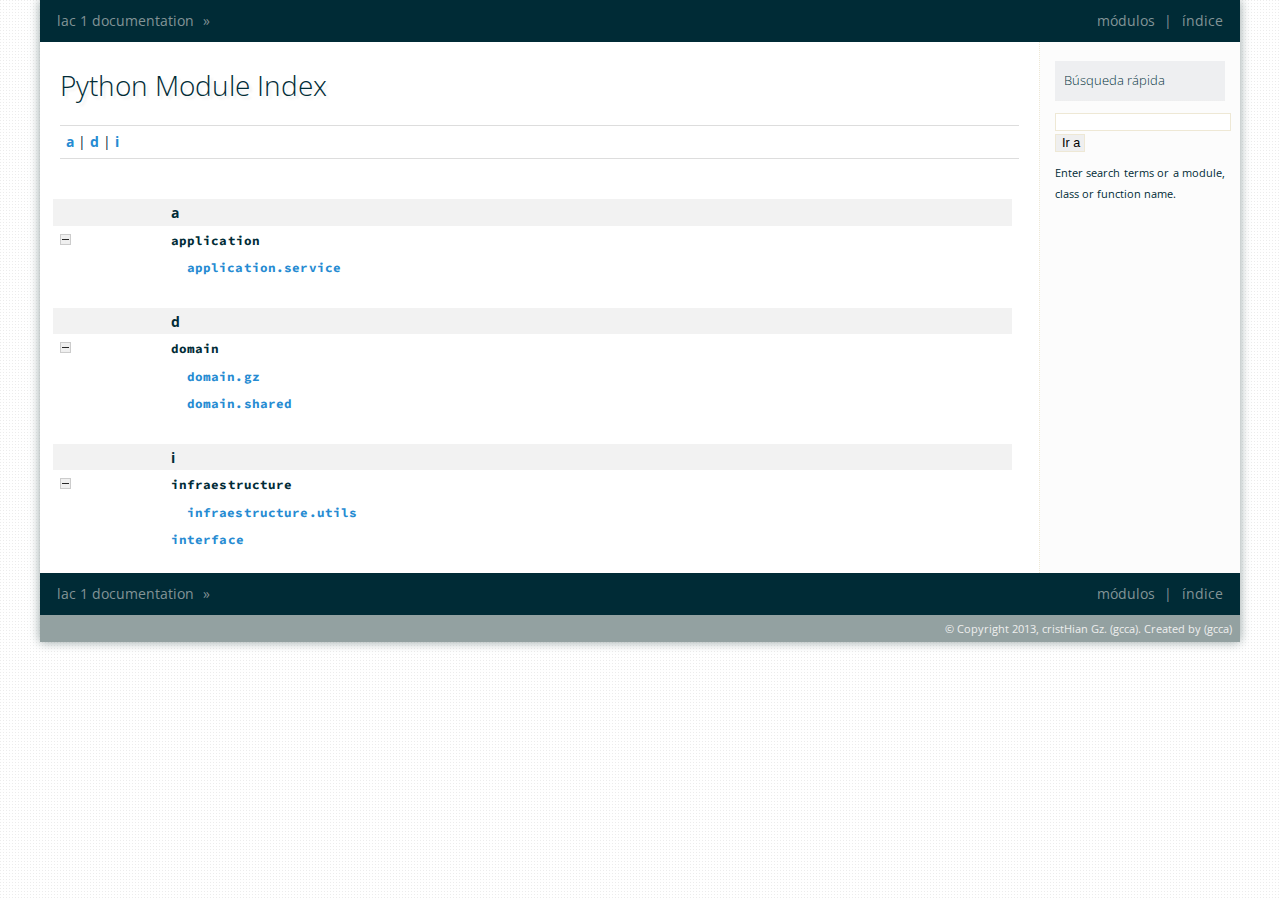
<file: backend/webapp/static/doc/py-modindex.html>
<!DOCTYPE html>


<html xmlns="http://www.w3.org/1999/xhtml">
  <head>
    <meta http-equiv="Content-Type" content="text/html; charset=utf-8" />
    
    <title>Python Module Index &mdash; lac 1 documentation</title>
    
    <link rel="stylesheet" href="_static/gcca.css" type="text/css" />
    <link rel="stylesheet" href="_static/pygments.css" type="text/css" />
    
    <script type="text/javascript">
      var DOCUMENTATION_OPTIONS = {
        URL_ROOT:    '',
        VERSION:     '1',
        COLLAPSE_INDEX: false,
        FILE_SUFFIX: '.html',
        HAS_SOURCE:  true
      };
    </script>
    <script type="text/javascript" src="_static/jquery.js"></script>
    <script type="text/javascript" src="_static/underscore.js"></script>
    <script type="text/javascript" src="_static/doctools.js"></script>
    <script type="text/javascript" src="_static/translations.js"></script>
    <link rel="top" title="lac 1 documentation" href="index.html" />
<link href='http://fonts.googleapis.com/css?family=Source+Code+Pro|Open+Sans:300italic,400italic,700italic,400,300,700' rel='stylesheet' type='text/css'>
<link href="_static/solarized-dark.css" rel="stylesheet">


  </head>
  <body>
    <div class="related">
      <h3>Navegación</h3>
      <ul>
        <li class="right" style="margin-right: 10px">
          <a href="genindex.html" title="Índice General"
             accesskey="I">índice</a></li>
        <li class="right" >
          <a href="#" title="Python Module Index"
             >módulos</a> |</li>
        <li><a href="index.html">lac 1 documentation</a> &raquo;</li> 
      </ul>
    </div>
      <div class="sphinxsidebar">
        <div class="sphinxsidebarwrapper">
<div id="searchbox" style="display: none">
  <h3>Búsqueda rápida</h3>
    <form class="search" action="search.html" method="get">
      <input type="text" name="q" />
      <input type="submit" value="Ir a" />
      <input type="hidden" name="check_keywords" value="yes" />
      <input type="hidden" name="area" value="default" />
    </form>
    <p class="searchtip" style="font-size: 90%">
    Enter search terms or a module, class or function name.
    </p>
</div>
<script type="text/javascript">$('#searchbox').show(0);</script>
        </div>
      </div>

    <div class="document">
      <div class="documentwrapper">
        <div class="bodywrapper">
          <div class="body">
            

   <h1>Python Module Index</h1>

   <div class="modindex-jumpbox">
   <a href="#cap-a"><strong>a</strong></a> | 
   <a href="#cap-d"><strong>d</strong></a> | 
   <a href="#cap-i"><strong>i</strong></a>
   </div>

   <table class="indextable modindextable" cellspacing="0" cellpadding="2">
     <tr class="pcap"><td></td><td>&nbsp;</td><td></td></tr>
     <tr class="cap" id="cap-a"><td></td><td>
       <strong>a</strong></td><td></td></tr>
     <tr>
       <td><img src="_static/minus.png" class="toggler"
              id="toggle-1" style="display: none" alt="-" /></td>
       <td>
       <tt class="xref">application</tt></td><td>
       <em></em></td></tr>
     <tr class="cg-1">
       <td></td>
       <td>&nbsp;&nbsp;&nbsp;
       <a href="helpdev.html#module-application.service"><tt class="xref">application.service</tt></a></td><td>
       <em></em></td></tr>
     <tr class="pcap"><td></td><td>&nbsp;</td><td></td></tr>
     <tr class="cap" id="cap-d"><td></td><td>
       <strong>d</strong></td><td></td></tr>
     <tr>
       <td><img src="_static/minus.png" class="toggler"
              id="toggle-2" style="display: none" alt="-" /></td>
       <td>
       <tt class="xref">domain</tt></td><td>
       <em></em></td></tr>
     <tr class="cg-2">
       <td></td>
       <td>&nbsp;&nbsp;&nbsp;
       <a href="helpdev.html#module-domain.gz"><tt class="xref">domain.gz</tt></a></td><td>
       <em></em></td></tr>
     <tr class="cg-2">
       <td></td>
       <td>&nbsp;&nbsp;&nbsp;
       <a href="helpdev.html#module-domain.shared"><tt class="xref">domain.shared</tt></a></td><td>
       <em></em></td></tr>
     <tr class="pcap"><td></td><td>&nbsp;</td><td></td></tr>
     <tr class="cap" id="cap-i"><td></td><td>
       <strong>i</strong></td><td></td></tr>
     <tr>
       <td><img src="_static/minus.png" class="toggler"
              id="toggle-3" style="display: none" alt="-" /></td>
       <td>
       <tt class="xref">infraestructure</tt></td><td>
       <em></em></td></tr>
     <tr class="cg-3">
       <td></td>
       <td>&nbsp;&nbsp;&nbsp;
       <a href="helpdev.html#module-infraestructure.utils"><tt class="xref">infraestructure.utils</tt></a></td><td>
       <em></em></td></tr>
     <tr>
       <td></td>
       <td>
       <a href="helpdev.html#module-interface"><tt class="xref">interface</tt></a></td><td>
       <em></em></td></tr>
   </table>


          </div>
        </div>
      </div>
      <div class="clearer"></div>
    </div>
    <div class="related">
      <h3>Navegación</h3>
      <ul>
        <li class="right" style="margin-right: 10px">
          <a href="genindex.html" title="Índice General"
             >índice</a></li>
        <li class="right" >
          <a href="#" title="Python Module Index"
             >módulos</a> |</li>
        <li><a href="index.html">lac 1 documentation</a> &raquo;</li> 
      </ul>
    </div>
    <div class="footer">
        &copy; Copyright 2013, cristHian Gz. (gcca).
    Created by <a href="https://launchpad.net/~gcca">(gcca)</a>
    </div>
  </body>
</html>
</file>
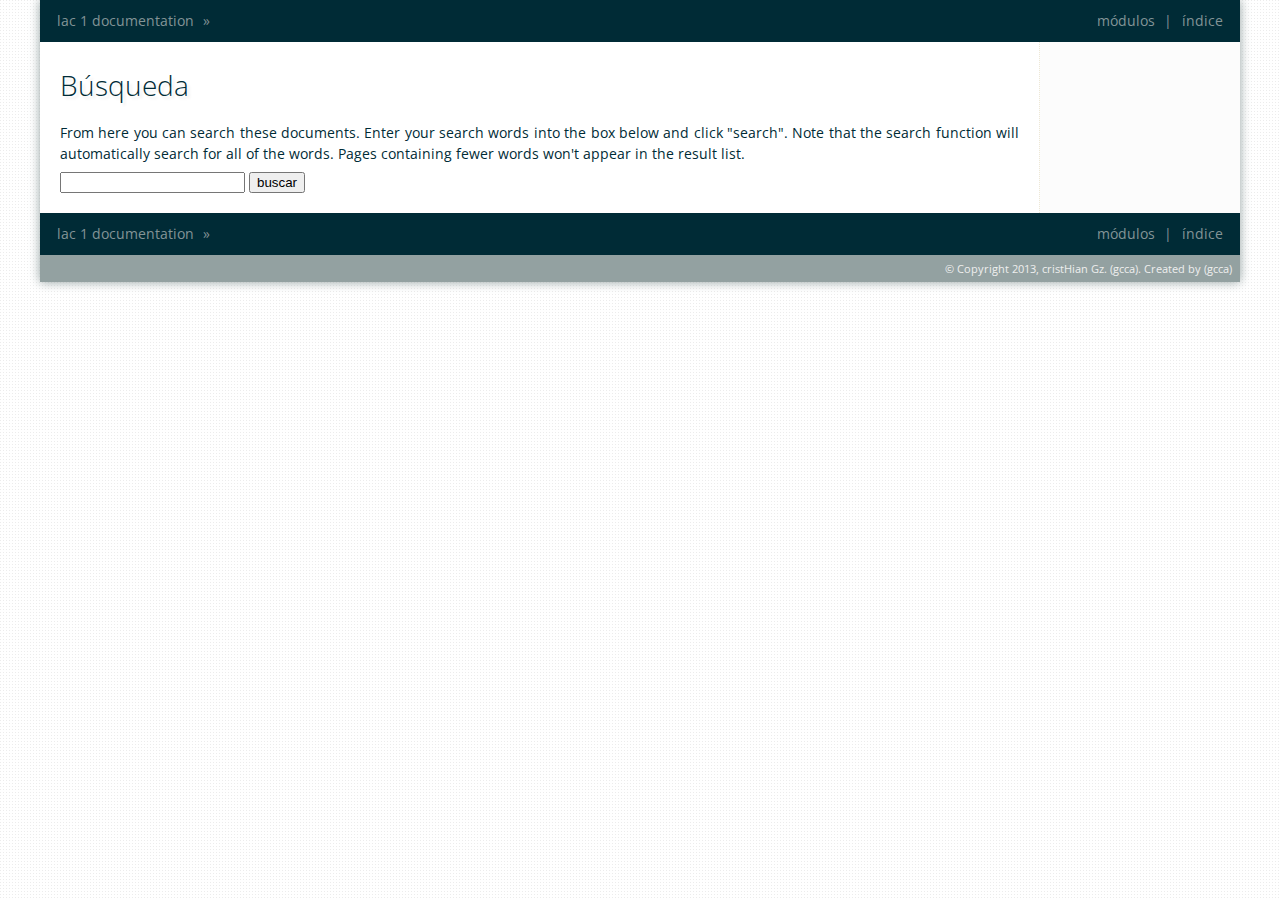
<file: backend/webapp/static/doc/search.html>
<!DOCTYPE html>


<html xmlns="http://www.w3.org/1999/xhtml">
  <head>
    <meta http-equiv="Content-Type" content="text/html; charset=utf-8" />
    
    <title>Búsqueda &mdash; lac 1 documentation</title>
    
    <link rel="stylesheet" href="_static/gcca.css" type="text/css" />
    <link rel="stylesheet" href="_static/pygments.css" type="text/css" />
    
    <script type="text/javascript">
      var DOCUMENTATION_OPTIONS = {
        URL_ROOT:    '',
        VERSION:     '1',
        COLLAPSE_INDEX: false,
        FILE_SUFFIX: '.html',
        HAS_SOURCE:  true
      };
    </script>
    <script type="text/javascript" src="_static/jquery.js"></script>
    <script type="text/javascript" src="_static/underscore.js"></script>
    <script type="text/javascript" src="_static/doctools.js"></script>
    <script type="text/javascript" src="_static/translations.js"></script>
    <script type="text/javascript" src="_static/searchtools.js"></script>
    <link rel="top" title="lac 1 documentation" href="index.html" />
  <script type="text/javascript">
    jQuery(function() { Search.loadIndex("searchindex.js"); });
  </script>
  
  <script type="text/javascript" id="searchindexloader"></script>
  <link href='http://fonts.googleapis.com/css?family=Source+Code+Pro|Open+Sans:300italic,400italic,700italic,400,300,700' rel='stylesheet' type='text/css'>
<link href="_static/solarized-dark.css" rel="stylesheet">

  </head>
  <body>
    <div class="related">
      <h3>Navegación</h3>
      <ul>
        <li class="right" style="margin-right: 10px">
          <a href="genindex.html" title="Índice General"
             accesskey="I">índice</a></li>
        <li class="right" >
          <a href="py-modindex.html" title="Python Module Index"
             >módulos</a> |</li>
        <li><a href="index.html">lac 1 documentation</a> &raquo;</li> 
      </ul>
    </div>
      <div class="sphinxsidebar">
        <div class="sphinxsidebarwrapper">
        </div>
      </div>

    <div class="document">
      <div class="documentwrapper">
        <div class="bodywrapper">
          <div class="body">
            
  <h1 id="search-documentation">Búsqueda</h1>
  <div id="fallback" class="admonition warning">
  <script type="text/javascript">$('#fallback').hide();</script>
  <p>
    Please activate JavaScript to enable the search
    functionality.
  </p>
  </div>
  <p>
    From here you can search these documents. Enter your search
    words into the box below and click "search". Note that the search
    function will automatically search for all of the words. Pages
    containing fewer words won't appear in the result list.
  </p>
  <form action="" method="get">
    <input type="text" name="q" value="" />
    <input type="submit" value="buscar" />
    <span id="search-progress" style="padding-left: 10px"></span>
  </form>
  
  <div id="search-results">
  
  </div>

          </div>
        </div>
      </div>
      <div class="clearer"></div>
    </div>
    <div class="related">
      <h3>Navegación</h3>
      <ul>
        <li class="right" style="margin-right: 10px">
          <a href="genindex.html" title="Índice General"
             >índice</a></li>
        <li class="right" >
          <a href="py-modindex.html" title="Python Module Index"
             >módulos</a> |</li>
        <li><a href="index.html">lac 1 documentation</a> &raquo;</li> 
      </ul>
    </div>
    <div class="footer">
        &copy; Copyright 2013, cristHian Gz. (gcca).
    Created by <a href="https://launchpad.net/~gcca">(gcca)</a>
    </div>
  </body>
</html>
</file>
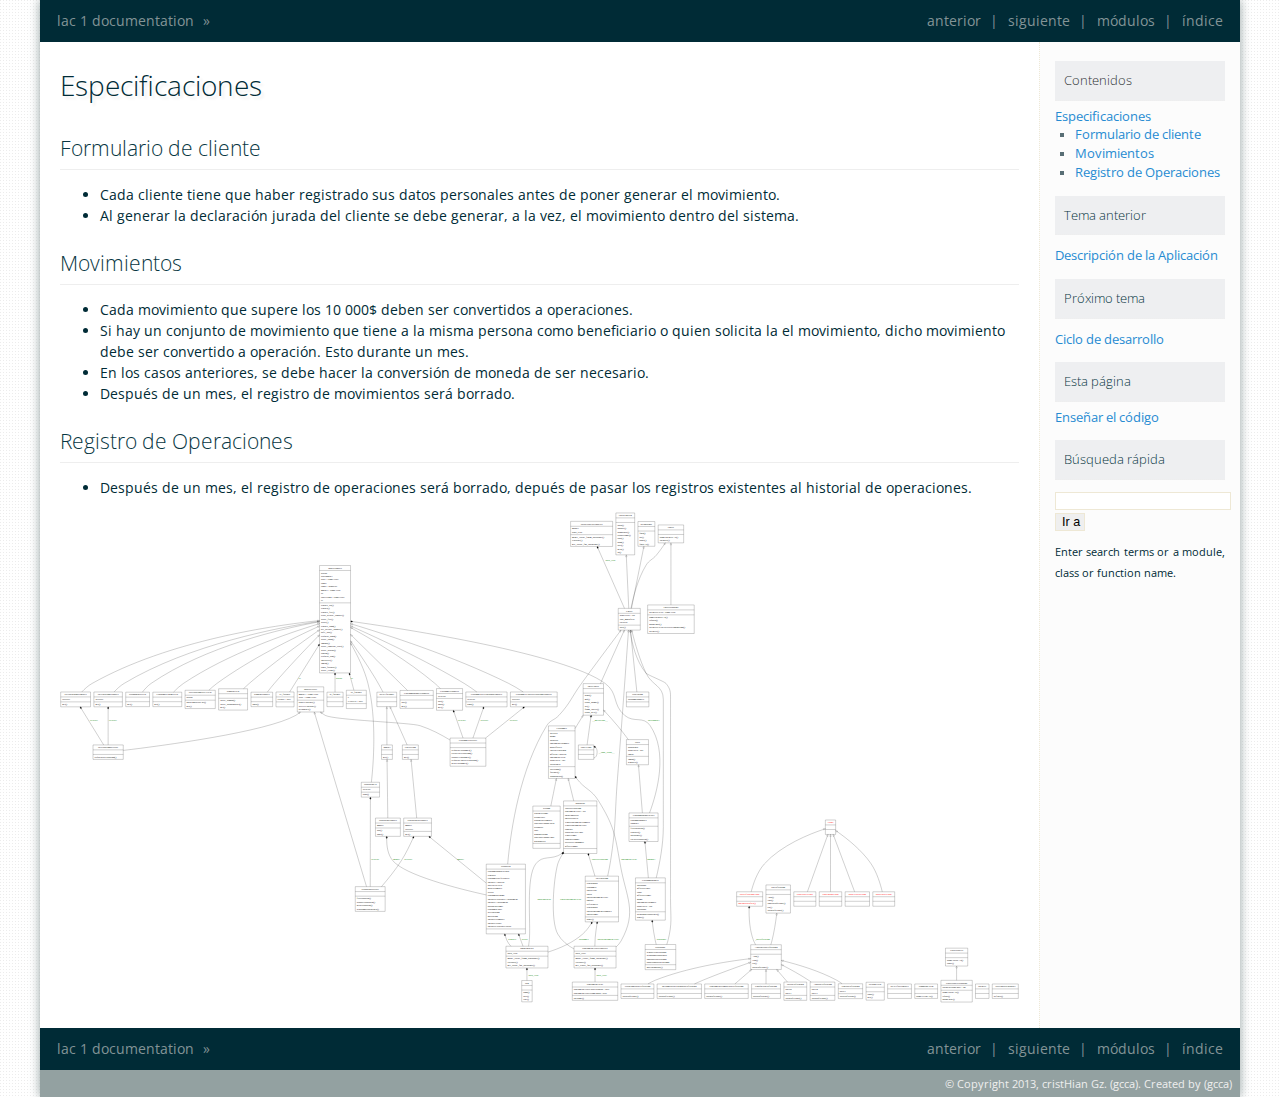
<file: backend/webapp/static/doc/specification.html>
<!DOCTYPE html>


<html xmlns="http://www.w3.org/1999/xhtml">
  <head>
    <meta http-equiv="Content-Type" content="text/html; charset=utf-8" />
    
    <title>Especificaciones &mdash; lac 1 documentation</title>
    
    <link rel="stylesheet" href="_static/gcca.css" type="text/css" />
    <link rel="stylesheet" href="_static/pygments.css" type="text/css" />
    
    <script type="text/javascript">
      var DOCUMENTATION_OPTIONS = {
        URL_ROOT:    '',
        VERSION:     '1',
        COLLAPSE_INDEX: false,
        FILE_SUFFIX: '.html',
        HAS_SOURCE:  true
      };
    </script>
    <script type="text/javascript" src="_static/jquery.js"></script>
    <script type="text/javascript" src="_static/underscore.js"></script>
    <script type="text/javascript" src="_static/doctools.js"></script>
    <script type="text/javascript" src="_static/translations.js"></script>
    <link rel="top" title="lac 1 documentation" href="index.html" />
    <link rel="next" title="Ciclo de desarrollo" href="devcicle.html" />
    <link rel="prev" title="Descripción de la Aplicación" href="description.html" /><link href='http://fonts.googleapis.com/css?family=Source+Code+Pro|Open+Sans:300italic,400italic,700italic,400,300,700' rel='stylesheet' type='text/css'>
<link href="_static/solarized-dark.css" rel="stylesheet">
  </head>
  <body>
    <div class="related">
      <h3>Navegación</h3>
      <ul>
        <li class="right" style="margin-right: 10px">
          <a href="genindex.html" title="Índice General"
             accesskey="I">índice</a></li>
        <li class="right" >
          <a href="py-modindex.html" title="Python Module Index"
             >módulos</a> |</li>
        <li class="right" >
          <a href="devcicle.html" title="Ciclo de desarrollo"
             accesskey="N">siguiente</a> |</li>
        <li class="right" >
          <a href="description.html" title="Descripción de la Aplicación"
             accesskey="P">anterior</a> |</li>
        <li><a href="index.html">lac 1 documentation</a> &raquo;</li> 
      </ul>
    </div>
      <div class="sphinxsidebar">
        <div class="sphinxsidebarwrapper">
  <h3><a href="index.html">Contenidos</a></h3>
  <ul>
<li><a class="reference internal" href="#">Especificaciones</a><ul>
<li><a class="reference internal" href="#formulario-de-cliente">Formulario de cliente</a></li>
<li><a class="reference internal" href="#movimientos">Movimientos</a></li>
<li><a class="reference internal" href="#registro-de-operaciones">Registro de Operaciones</a></li>
</ul>
</li>
</ul>

  <h4>Tema anterior</h4>
  <p class="topless"><a href="description.html"
                        title="Capítulo anterior">Descripción de la Aplicación</a></p>
  <h4>Próximo tema</h4>
  <p class="topless"><a href="devcicle.html"
                        title="Próximo capítulo">Ciclo de desarrollo</a></p>
  <h3>Esta página</h3>
  <ul class="this-page-menu">
    <li><a href="_sources/specification.txt"
           rel="nofollow">Enseñar el código</a></li>
  </ul>
<div id="searchbox" style="display: none">
  <h3>Búsqueda rápida</h3>
    <form class="search" action="search.html" method="get">
      <input type="text" name="q" />
      <input type="submit" value="Ir a" />
      <input type="hidden" name="check_keywords" value="yes" />
      <input type="hidden" name="area" value="default" />
    </form>
    <p class="searchtip" style="font-size: 90%">
    Enter search terms or a module, class or function name.
    </p>
</div>
<script type="text/javascript">$('#searchbox').show(0);</script>
        </div>
      </div>

    <div class="document">
      <div class="documentwrapper">
        <div class="bodywrapper">
          <div class="body">
            
  <div class="section" id="especificaciones">
<h1>Especificaciones<a class="headerlink" href="#especificaciones" title="Enlazar permanentemente con este título">¶</a></h1>
<div class="section" id="formulario-de-cliente">
<h2>Formulario de cliente<a class="headerlink" href="#formulario-de-cliente" title="Enlazar permanentemente con este título">¶</a></h2>
<ul class="simple">
<li>Cada cliente tiene que haber registrado sus datos personales antes de poner generar el movimiento.</li>
<li>Al generar la declaración jurada del cliente se debe generar, a la vez, el movimiento dentro del sistema.</li>
</ul>
</div>
<div class="section" id="movimientos">
<h2>Movimientos<a class="headerlink" href="#movimientos" title="Enlazar permanentemente con este título">¶</a></h2>
<ul class="simple">
<li>Cada movimiento que supere los 10 000$ deben ser convertidos a operaciones.</li>
<li>Si hay un conjunto de movimiento que tiene a la misma persona como beneficiario o quien solicita la el movimiento, dicho movimiento debe ser convertido a operación. Esto durante un mes.</li>
<li>En los casos anteriores, se debe hacer la conversión de moneda de ser necesario.</li>
<li>Después de un mes, el registro de movimientos será borrado.</li>
</ul>
</div>
<div class="section" id="registro-de-operaciones">
<h2>Registro de Operaciones<a class="headerlink" href="#registro-de-operaciones" title="Enlazar permanentemente con este título">¶</a></h2>
<ul class="simple">
<li>Después de un mes, el registro de operaciones será borrado, depués de pasar los registros existentes al historial de operaciones.</li>
</ul>
<div class="figure">
<img alt="Modelo de Dominio (Detallado)" src="_images/model_dot.svg" width="100%" /></div>
</div>
</div>


          </div>
        </div>
      </div>
      <div class="clearer"></div>
    </div>
    <div class="related">
      <h3>Navegación</h3>
      <ul>
        <li class="right" style="margin-right: 10px">
          <a href="genindex.html" title="Índice General"
             >índice</a></li>
        <li class="right" >
          <a href="py-modindex.html" title="Python Module Index"
             >módulos</a> |</li>
        <li class="right" >
          <a href="devcicle.html" title="Ciclo de desarrollo"
             >siguiente</a> |</li>
        <li class="right" >
          <a href="description.html" title="Descripción de la Aplicación"
             >anterior</a> |</li>
        <li><a href="index.html">lac 1 documentation</a> &raquo;</li> 
      </ul>
    </div>
    <div class="footer">
        &copy; Copyright 2013, cristHian Gz. (gcca).
    Created by <a href="https://launchpad.net/~gcca">(gcca)</a>
    </div>
  </body>
</html>
</file>
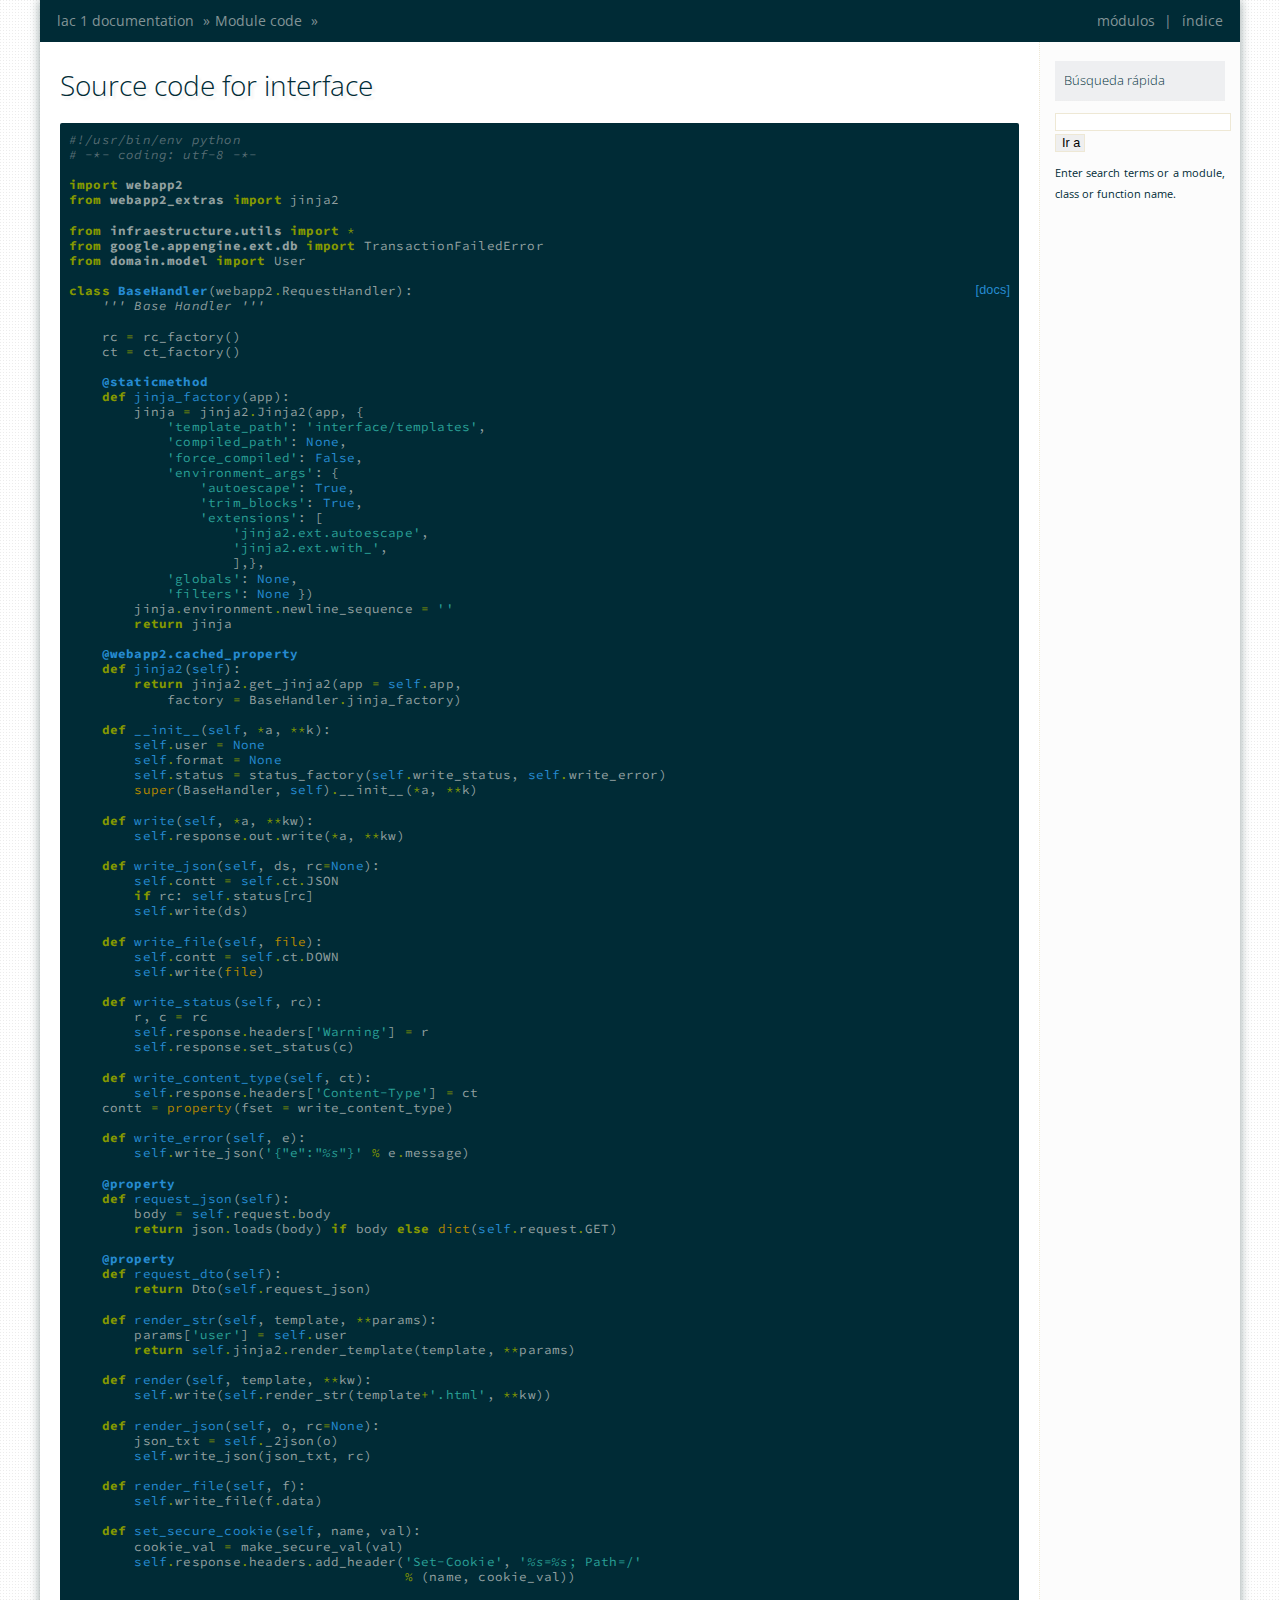
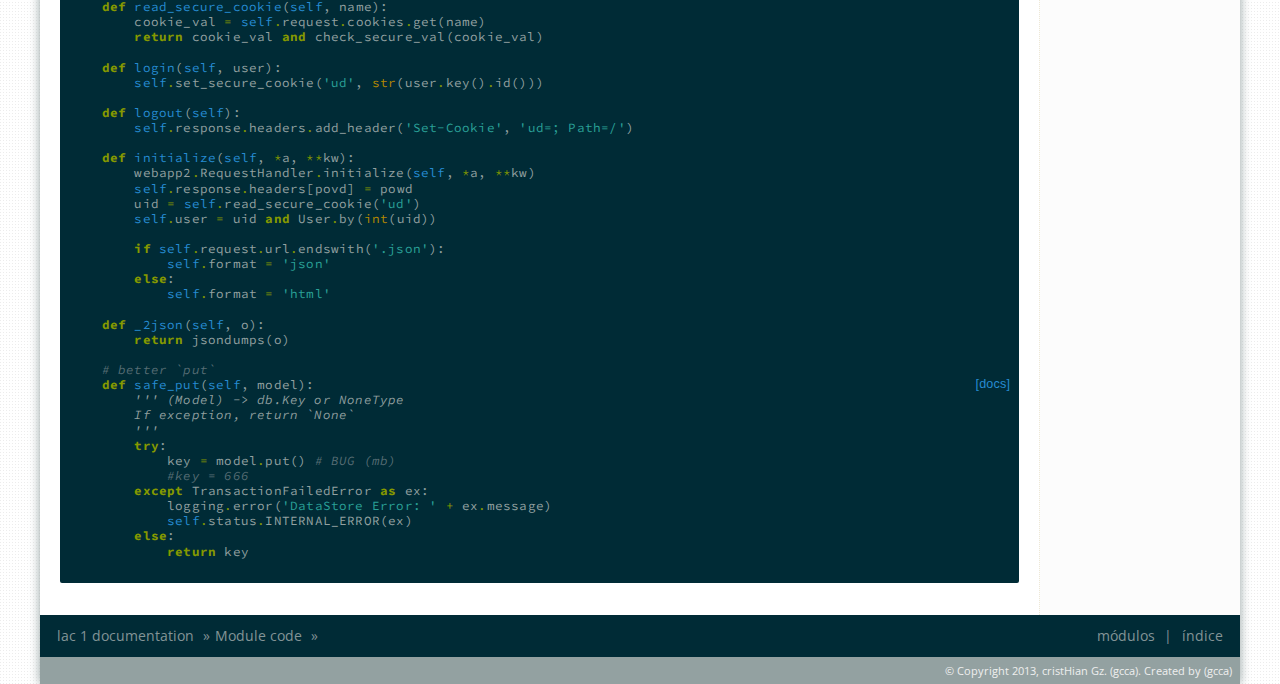
<file: backend/webapp/static/doc/_modules/interface.html>
<!DOCTYPE html>


<html xmlns="http://www.w3.org/1999/xhtml">
  <head>
    <meta http-equiv="Content-Type" content="text/html; charset=utf-8" />
    
    <title>interface &mdash; lac 1 documentation</title>
    
    <link rel="stylesheet" href="../_static/gcca.css" type="text/css" />
    <link rel="stylesheet" href="../_static/pygments.css" type="text/css" />
    
    <script type="text/javascript">
      var DOCUMENTATION_OPTIONS = {
        URL_ROOT:    '../',
        VERSION:     '1',
        COLLAPSE_INDEX: false,
        FILE_SUFFIX: '.html',
        HAS_SOURCE:  true
      };
    </script>
    <script type="text/javascript" src="../_static/jquery.js"></script>
    <script type="text/javascript" src="../_static/underscore.js"></script>
    <script type="text/javascript" src="../_static/doctools.js"></script>
    <script type="text/javascript" src="../_static/translations.js"></script>
    <link rel="top" title="lac 1 documentation" href="../index.html" />
    <link rel="up" title="Module code" href="index.html" /><link href='http://fonts.googleapis.com/css?family=Source+Code+Pro|Open+Sans:300italic,400italic,700italic,400,300,700' rel='stylesheet' type='text/css'>
<link href="../_static/solarized-dark.css" rel="stylesheet">
  </head>
  <body>
    <div class="related">
      <h3>Navegación</h3>
      <ul>
        <li class="right" style="margin-right: 10px">
          <a href="../genindex.html" title="Índice General"
             accesskey="I">índice</a></li>
        <li class="right" >
          <a href="../py-modindex.html" title="Python Module Index"
             >módulos</a> |</li>
        <li><a href="../index.html">lac 1 documentation</a> &raquo;</li>
          <li><a href="index.html" accesskey="U">Module code</a> &raquo;</li> 
      </ul>
    </div>
      <div class="sphinxsidebar">
        <div class="sphinxsidebarwrapper">
<div id="searchbox" style="display: none">
  <h3>Búsqueda rápida</h3>
    <form class="search" action="../search.html" method="get">
      <input type="text" name="q" />
      <input type="submit" value="Ir a" />
      <input type="hidden" name="check_keywords" value="yes" />
      <input type="hidden" name="area" value="default" />
    </form>
    <p class="searchtip" style="font-size: 90%">
    Enter search terms or a module, class or function name.
    </p>
</div>
<script type="text/javascript">$('#searchbox').show(0);</script>
        </div>
      </div>

    <div class="document">
      <div class="documentwrapper">
        <div class="bodywrapper">
          <div class="body">
            
  <h1>Source code for interface</h1><div class="highlight"><pre>
<span class="c">#!/usr/bin/env python</span>
<span class="c"># -*- coding: utf-8 -*-</span>

<span class="kn">import</span> <span class="nn">webapp2</span>
<span class="kn">from</span> <span class="nn">webapp2_extras</span> <span class="kn">import</span> <span class="n">jinja2</span>

<span class="kn">from</span> <span class="nn">infraestructure.utils</span> <span class="kn">import</span> <span class="o">*</span>
<span class="kn">from</span> <span class="nn">google.appengine.ext.db</span> <span class="kn">import</span> <span class="n">TransactionFailedError</span>
<span class="kn">from</span> <span class="nn">domain.model</span> <span class="kn">import</span> <span class="n">User</span>

<div class="viewcode-block" id="BaseHandler"><a class="viewcode-back" href="../helpdev.html#interface.BaseHandler">[docs]</a><span class="k">class</span> <span class="nc">BaseHandler</span><span class="p">(</span><span class="n">webapp2</span><span class="o">.</span><span class="n">RequestHandler</span><span class="p">):</span>
    <span class="sd">&#39;&#39;&#39; Base Handler &#39;&#39;&#39;</span>

    <span class="n">rc</span> <span class="o">=</span> <span class="n">rc_factory</span><span class="p">()</span>
    <span class="n">ct</span> <span class="o">=</span> <span class="n">ct_factory</span><span class="p">()</span>

    <span class="nd">@staticmethod</span>
    <span class="k">def</span> <span class="nf">jinja_factory</span><span class="p">(</span><span class="n">app</span><span class="p">):</span>
        <span class="n">jinja</span> <span class="o">=</span> <span class="n">jinja2</span><span class="o">.</span><span class="n">Jinja2</span><span class="p">(</span><span class="n">app</span><span class="p">,</span> <span class="p">{</span>
            <span class="s">&#39;template_path&#39;</span><span class="p">:</span> <span class="s">&#39;interface/templates&#39;</span><span class="p">,</span>
            <span class="s">&#39;compiled_path&#39;</span><span class="p">:</span> <span class="bp">None</span><span class="p">,</span>
            <span class="s">&#39;force_compiled&#39;</span><span class="p">:</span> <span class="bp">False</span><span class="p">,</span>
            <span class="s">&#39;environment_args&#39;</span><span class="p">:</span> <span class="p">{</span>
                <span class="s">&#39;autoescape&#39;</span><span class="p">:</span> <span class="bp">True</span><span class="p">,</span>
                <span class="s">&#39;trim_blocks&#39;</span><span class="p">:</span> <span class="bp">True</span><span class="p">,</span>
                <span class="s">&#39;extensions&#39;</span><span class="p">:</span> <span class="p">[</span>
                    <span class="s">&#39;jinja2.ext.autoescape&#39;</span><span class="p">,</span>
                    <span class="s">&#39;jinja2.ext.with_&#39;</span><span class="p">,</span>
                    <span class="p">],},</span>
            <span class="s">&#39;globals&#39;</span><span class="p">:</span> <span class="bp">None</span><span class="p">,</span>
            <span class="s">&#39;filters&#39;</span><span class="p">:</span> <span class="bp">None</span> <span class="p">})</span>
        <span class="n">jinja</span><span class="o">.</span><span class="n">environment</span><span class="o">.</span><span class="n">newline_sequence</span> <span class="o">=</span> <span class="s">&#39;&#39;</span>
        <span class="k">return</span> <span class="n">jinja</span>

    <span class="nd">@webapp2.cached_property</span>
    <span class="k">def</span> <span class="nf">jinja2</span><span class="p">(</span><span class="bp">self</span><span class="p">):</span>
        <span class="k">return</span> <span class="n">jinja2</span><span class="o">.</span><span class="n">get_jinja2</span><span class="p">(</span><span class="n">app</span> <span class="o">=</span> <span class="bp">self</span><span class="o">.</span><span class="n">app</span><span class="p">,</span>
            <span class="n">factory</span> <span class="o">=</span> <span class="n">BaseHandler</span><span class="o">.</span><span class="n">jinja_factory</span><span class="p">)</span>

    <span class="k">def</span> <span class="nf">__init__</span><span class="p">(</span><span class="bp">self</span><span class="p">,</span> <span class="o">*</span><span class="n">a</span><span class="p">,</span> <span class="o">**</span><span class="n">k</span><span class="p">):</span>
        <span class="bp">self</span><span class="o">.</span><span class="n">user</span> <span class="o">=</span> <span class="bp">None</span>
        <span class="bp">self</span><span class="o">.</span><span class="n">format</span> <span class="o">=</span> <span class="bp">None</span>
        <span class="bp">self</span><span class="o">.</span><span class="n">status</span> <span class="o">=</span> <span class="n">status_factory</span><span class="p">(</span><span class="bp">self</span><span class="o">.</span><span class="n">write_status</span><span class="p">,</span> <span class="bp">self</span><span class="o">.</span><span class="n">write_error</span><span class="p">)</span>
        <span class="nb">super</span><span class="p">(</span><span class="n">BaseHandler</span><span class="p">,</span> <span class="bp">self</span><span class="p">)</span><span class="o">.</span><span class="n">__init__</span><span class="p">(</span><span class="o">*</span><span class="n">a</span><span class="p">,</span> <span class="o">**</span><span class="n">k</span><span class="p">)</span>

    <span class="k">def</span> <span class="nf">write</span><span class="p">(</span><span class="bp">self</span><span class="p">,</span> <span class="o">*</span><span class="n">a</span><span class="p">,</span> <span class="o">**</span><span class="n">kw</span><span class="p">):</span>
        <span class="bp">self</span><span class="o">.</span><span class="n">response</span><span class="o">.</span><span class="n">out</span><span class="o">.</span><span class="n">write</span><span class="p">(</span><span class="o">*</span><span class="n">a</span><span class="p">,</span> <span class="o">**</span><span class="n">kw</span><span class="p">)</span>

    <span class="k">def</span> <span class="nf">write_json</span><span class="p">(</span><span class="bp">self</span><span class="p">,</span> <span class="n">ds</span><span class="p">,</span> <span class="n">rc</span><span class="o">=</span><span class="bp">None</span><span class="p">):</span>
        <span class="bp">self</span><span class="o">.</span><span class="n">contt</span> <span class="o">=</span> <span class="bp">self</span><span class="o">.</span><span class="n">ct</span><span class="o">.</span><span class="n">JSON</span>
        <span class="k">if</span> <span class="n">rc</span><span class="p">:</span> <span class="bp">self</span><span class="o">.</span><span class="n">status</span><span class="p">[</span><span class="n">rc</span><span class="p">]</span>
        <span class="bp">self</span><span class="o">.</span><span class="n">write</span><span class="p">(</span><span class="n">ds</span><span class="p">)</span>

    <span class="k">def</span> <span class="nf">write_file</span><span class="p">(</span><span class="bp">self</span><span class="p">,</span> <span class="nb">file</span><span class="p">):</span>
        <span class="bp">self</span><span class="o">.</span><span class="n">contt</span> <span class="o">=</span> <span class="bp">self</span><span class="o">.</span><span class="n">ct</span><span class="o">.</span><span class="n">DOWN</span>
        <span class="bp">self</span><span class="o">.</span><span class="n">write</span><span class="p">(</span><span class="nb">file</span><span class="p">)</span>

    <span class="k">def</span> <span class="nf">write_status</span><span class="p">(</span><span class="bp">self</span><span class="p">,</span> <span class="n">rc</span><span class="p">):</span>
        <span class="n">r</span><span class="p">,</span> <span class="n">c</span> <span class="o">=</span> <span class="n">rc</span>
        <span class="bp">self</span><span class="o">.</span><span class="n">response</span><span class="o">.</span><span class="n">headers</span><span class="p">[</span><span class="s">&#39;Warning&#39;</span><span class="p">]</span> <span class="o">=</span> <span class="n">r</span>
        <span class="bp">self</span><span class="o">.</span><span class="n">response</span><span class="o">.</span><span class="n">set_status</span><span class="p">(</span><span class="n">c</span><span class="p">)</span>

    <span class="k">def</span> <span class="nf">write_content_type</span><span class="p">(</span><span class="bp">self</span><span class="p">,</span> <span class="n">ct</span><span class="p">):</span>
        <span class="bp">self</span><span class="o">.</span><span class="n">response</span><span class="o">.</span><span class="n">headers</span><span class="p">[</span><span class="s">&#39;Content-Type&#39;</span><span class="p">]</span> <span class="o">=</span> <span class="n">ct</span>
    <span class="n">contt</span> <span class="o">=</span> <span class="nb">property</span><span class="p">(</span><span class="n">fset</span> <span class="o">=</span> <span class="n">write_content_type</span><span class="p">)</span>

    <span class="k">def</span> <span class="nf">write_error</span><span class="p">(</span><span class="bp">self</span><span class="p">,</span> <span class="n">e</span><span class="p">):</span>
        <span class="bp">self</span><span class="o">.</span><span class="n">write_json</span><span class="p">(</span><span class="s">&#39;{&quot;e&quot;:&quot;</span><span class="si">%s</span><span class="s">&quot;}&#39;</span> <span class="o">%</span> <span class="n">e</span><span class="o">.</span><span class="n">message</span><span class="p">)</span>

    <span class="nd">@property</span>
    <span class="k">def</span> <span class="nf">request_json</span><span class="p">(</span><span class="bp">self</span><span class="p">):</span>
        <span class="n">body</span> <span class="o">=</span> <span class="bp">self</span><span class="o">.</span><span class="n">request</span><span class="o">.</span><span class="n">body</span>
        <span class="k">return</span> <span class="n">json</span><span class="o">.</span><span class="n">loads</span><span class="p">(</span><span class="n">body</span><span class="p">)</span> <span class="k">if</span> <span class="n">body</span> <span class="k">else</span> <span class="nb">dict</span><span class="p">(</span><span class="bp">self</span><span class="o">.</span><span class="n">request</span><span class="o">.</span><span class="n">GET</span><span class="p">)</span>

    <span class="nd">@property</span>
    <span class="k">def</span> <span class="nf">request_dto</span><span class="p">(</span><span class="bp">self</span><span class="p">):</span>
        <span class="k">return</span> <span class="n">Dto</span><span class="p">(</span><span class="bp">self</span><span class="o">.</span><span class="n">request_json</span><span class="p">)</span>

    <span class="k">def</span> <span class="nf">render_str</span><span class="p">(</span><span class="bp">self</span><span class="p">,</span> <span class="n">template</span><span class="p">,</span> <span class="o">**</span><span class="n">params</span><span class="p">):</span>
        <span class="n">params</span><span class="p">[</span><span class="s">&#39;user&#39;</span><span class="p">]</span> <span class="o">=</span> <span class="bp">self</span><span class="o">.</span><span class="n">user</span>
        <span class="k">return</span> <span class="bp">self</span><span class="o">.</span><span class="n">jinja2</span><span class="o">.</span><span class="n">render_template</span><span class="p">(</span><span class="n">template</span><span class="p">,</span> <span class="o">**</span><span class="n">params</span><span class="p">)</span>

    <span class="k">def</span> <span class="nf">render</span><span class="p">(</span><span class="bp">self</span><span class="p">,</span> <span class="n">template</span><span class="p">,</span> <span class="o">**</span><span class="n">kw</span><span class="p">):</span>
        <span class="bp">self</span><span class="o">.</span><span class="n">write</span><span class="p">(</span><span class="bp">self</span><span class="o">.</span><span class="n">render_str</span><span class="p">(</span><span class="n">template</span><span class="o">+</span><span class="s">&#39;.html&#39;</span><span class="p">,</span> <span class="o">**</span><span class="n">kw</span><span class="p">))</span>

    <span class="k">def</span> <span class="nf">render_json</span><span class="p">(</span><span class="bp">self</span><span class="p">,</span> <span class="n">o</span><span class="p">,</span> <span class="n">rc</span><span class="o">=</span><span class="bp">None</span><span class="p">):</span>
        <span class="n">json_txt</span> <span class="o">=</span> <span class="bp">self</span><span class="o">.</span><span class="n">_2json</span><span class="p">(</span><span class="n">o</span><span class="p">)</span>
        <span class="bp">self</span><span class="o">.</span><span class="n">write_json</span><span class="p">(</span><span class="n">json_txt</span><span class="p">,</span> <span class="n">rc</span><span class="p">)</span>

    <span class="k">def</span> <span class="nf">render_file</span><span class="p">(</span><span class="bp">self</span><span class="p">,</span> <span class="n">f</span><span class="p">):</span>
        <span class="bp">self</span><span class="o">.</span><span class="n">write_file</span><span class="p">(</span><span class="n">f</span><span class="o">.</span><span class="n">data</span><span class="p">)</span>

    <span class="k">def</span> <span class="nf">set_secure_cookie</span><span class="p">(</span><span class="bp">self</span><span class="p">,</span> <span class="n">name</span><span class="p">,</span> <span class="n">val</span><span class="p">):</span>
        <span class="n">cookie_val</span> <span class="o">=</span> <span class="n">make_secure_val</span><span class="p">(</span><span class="n">val</span><span class="p">)</span>
        <span class="bp">self</span><span class="o">.</span><span class="n">response</span><span class="o">.</span><span class="n">headers</span><span class="o">.</span><span class="n">add_header</span><span class="p">(</span><span class="s">&#39;Set-Cookie&#39;</span><span class="p">,</span> <span class="s">&#39;</span><span class="si">%s</span><span class="s">=</span><span class="si">%s</span><span class="s">; Path=/&#39;</span>
                                         <span class="o">%</span> <span class="p">(</span><span class="n">name</span><span class="p">,</span> <span class="n">cookie_val</span><span class="p">))</span>

    <span class="k">def</span> <span class="nf">read_secure_cookie</span><span class="p">(</span><span class="bp">self</span><span class="p">,</span> <span class="n">name</span><span class="p">):</span>
        <span class="n">cookie_val</span> <span class="o">=</span> <span class="bp">self</span><span class="o">.</span><span class="n">request</span><span class="o">.</span><span class="n">cookies</span><span class="o">.</span><span class="n">get</span><span class="p">(</span><span class="n">name</span><span class="p">)</span>
        <span class="k">return</span> <span class="n">cookie_val</span> <span class="ow">and</span> <span class="n">check_secure_val</span><span class="p">(</span><span class="n">cookie_val</span><span class="p">)</span>

    <span class="k">def</span> <span class="nf">login</span><span class="p">(</span><span class="bp">self</span><span class="p">,</span> <span class="n">user</span><span class="p">):</span>
        <span class="bp">self</span><span class="o">.</span><span class="n">set_secure_cookie</span><span class="p">(</span><span class="s">&#39;ud&#39;</span><span class="p">,</span> <span class="nb">str</span><span class="p">(</span><span class="n">user</span><span class="o">.</span><span class="n">key</span><span class="p">()</span><span class="o">.</span><span class="n">id</span><span class="p">()))</span>

    <span class="k">def</span> <span class="nf">logout</span><span class="p">(</span><span class="bp">self</span><span class="p">):</span>
        <span class="bp">self</span><span class="o">.</span><span class="n">response</span><span class="o">.</span><span class="n">headers</span><span class="o">.</span><span class="n">add_header</span><span class="p">(</span><span class="s">&#39;Set-Cookie&#39;</span><span class="p">,</span> <span class="s">&#39;ud=; Path=/&#39;</span><span class="p">)</span>

    <span class="k">def</span> <span class="nf">initialize</span><span class="p">(</span><span class="bp">self</span><span class="p">,</span> <span class="o">*</span><span class="n">a</span><span class="p">,</span> <span class="o">**</span><span class="n">kw</span><span class="p">):</span>
        <span class="n">webapp2</span><span class="o">.</span><span class="n">RequestHandler</span><span class="o">.</span><span class="n">initialize</span><span class="p">(</span><span class="bp">self</span><span class="p">,</span> <span class="o">*</span><span class="n">a</span><span class="p">,</span> <span class="o">**</span><span class="n">kw</span><span class="p">)</span>
        <span class="bp">self</span><span class="o">.</span><span class="n">response</span><span class="o">.</span><span class="n">headers</span><span class="p">[</span><span class="n">povd</span><span class="p">]</span> <span class="o">=</span> <span class="n">powd</span>
        <span class="n">uid</span> <span class="o">=</span> <span class="bp">self</span><span class="o">.</span><span class="n">read_secure_cookie</span><span class="p">(</span><span class="s">&#39;ud&#39;</span><span class="p">)</span>
        <span class="bp">self</span><span class="o">.</span><span class="n">user</span> <span class="o">=</span> <span class="n">uid</span> <span class="ow">and</span> <span class="n">User</span><span class="o">.</span><span class="n">by</span><span class="p">(</span><span class="nb">int</span><span class="p">(</span><span class="n">uid</span><span class="p">))</span>

        <span class="k">if</span> <span class="bp">self</span><span class="o">.</span><span class="n">request</span><span class="o">.</span><span class="n">url</span><span class="o">.</span><span class="n">endswith</span><span class="p">(</span><span class="s">&#39;.json&#39;</span><span class="p">):</span>
            <span class="bp">self</span><span class="o">.</span><span class="n">format</span> <span class="o">=</span> <span class="s">&#39;json&#39;</span>
        <span class="k">else</span><span class="p">:</span>
            <span class="bp">self</span><span class="o">.</span><span class="n">format</span> <span class="o">=</span> <span class="s">&#39;html&#39;</span>

    <span class="k">def</span> <span class="nf">_2json</span><span class="p">(</span><span class="bp">self</span><span class="p">,</span> <span class="n">o</span><span class="p">):</span>
        <span class="k">return</span> <span class="n">jsondumps</span><span class="p">(</span><span class="n">o</span><span class="p">)</span>

    <span class="c"># better `put`</span>
<div class="viewcode-block" id="BaseHandler.safe_put"><a class="viewcode-back" href="../helpdev.html#interface.BaseHandler.safe_put">[docs]</a>    <span class="k">def</span> <span class="nf">safe_put</span><span class="p">(</span><span class="bp">self</span><span class="p">,</span> <span class="n">model</span><span class="p">):</span>
        <span class="sd">&#39;&#39;&#39; (Model) -&gt; db.Key or NoneType</span>
<span class="sd">        If exception, return `None`</span>
<span class="sd">        &#39;&#39;&#39;</span>
        <span class="k">try</span><span class="p">:</span>
            <span class="n">key</span> <span class="o">=</span> <span class="n">model</span><span class="o">.</span><span class="n">put</span><span class="p">()</span> <span class="c"># BUG (mb)</span>
            <span class="c">#key = 666</span>
        <span class="k">except</span> <span class="n">TransactionFailedError</span> <span class="k">as</span> <span class="n">ex</span><span class="p">:</span>
            <span class="n">logging</span><span class="o">.</span><span class="n">error</span><span class="p">(</span><span class="s">&#39;DataStore Error: &#39;</span> <span class="o">+</span> <span class="n">ex</span><span class="o">.</span><span class="n">message</span><span class="p">)</span>
            <span class="bp">self</span><span class="o">.</span><span class="n">status</span><span class="o">.</span><span class="n">INTERNAL_ERROR</span><span class="p">(</span><span class="n">ex</span><span class="p">)</span>
        <span class="k">else</span><span class="p">:</span>
            <span class="k">return</span> <span class="n">key</span></div></div>
</pre></div>

          </div>
        </div>
      </div>
      <div class="clearer"></div>
    </div>
    <div class="related">
      <h3>Navegación</h3>
      <ul>
        <li class="right" style="margin-right: 10px">
          <a href="../genindex.html" title="Índice General"
             >índice</a></li>
        <li class="right" >
          <a href="../py-modindex.html" title="Python Module Index"
             >módulos</a> |</li>
        <li><a href="../index.html">lac 1 documentation</a> &raquo;</li>
          <li><a href="index.html" >Module code</a> &raquo;</li> 
      </ul>
    </div>
    <div class="footer">
        &copy; Copyright 2013, cristHian Gz. (gcca).
    Created by <a href="https://launchpad.net/~gcca">(gcca)</a>
    </div>
  </body>
</html>
</file>
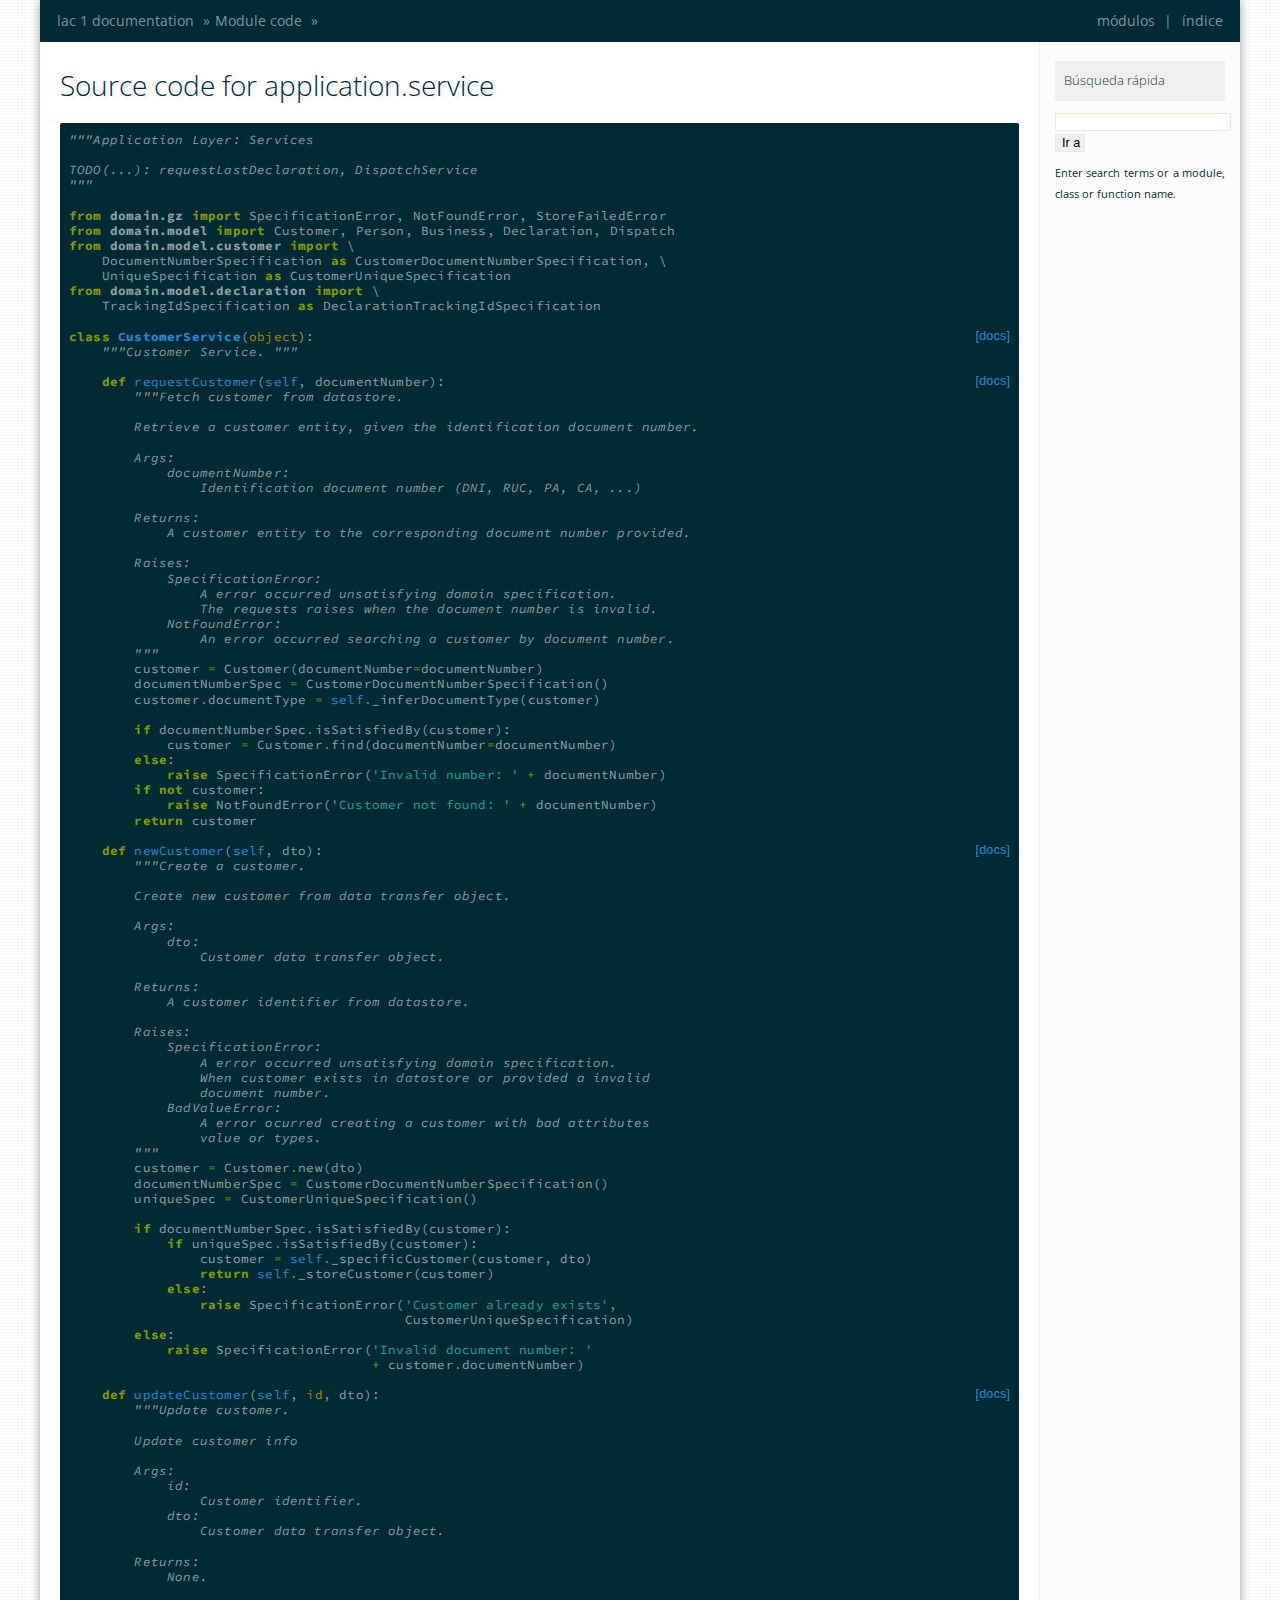
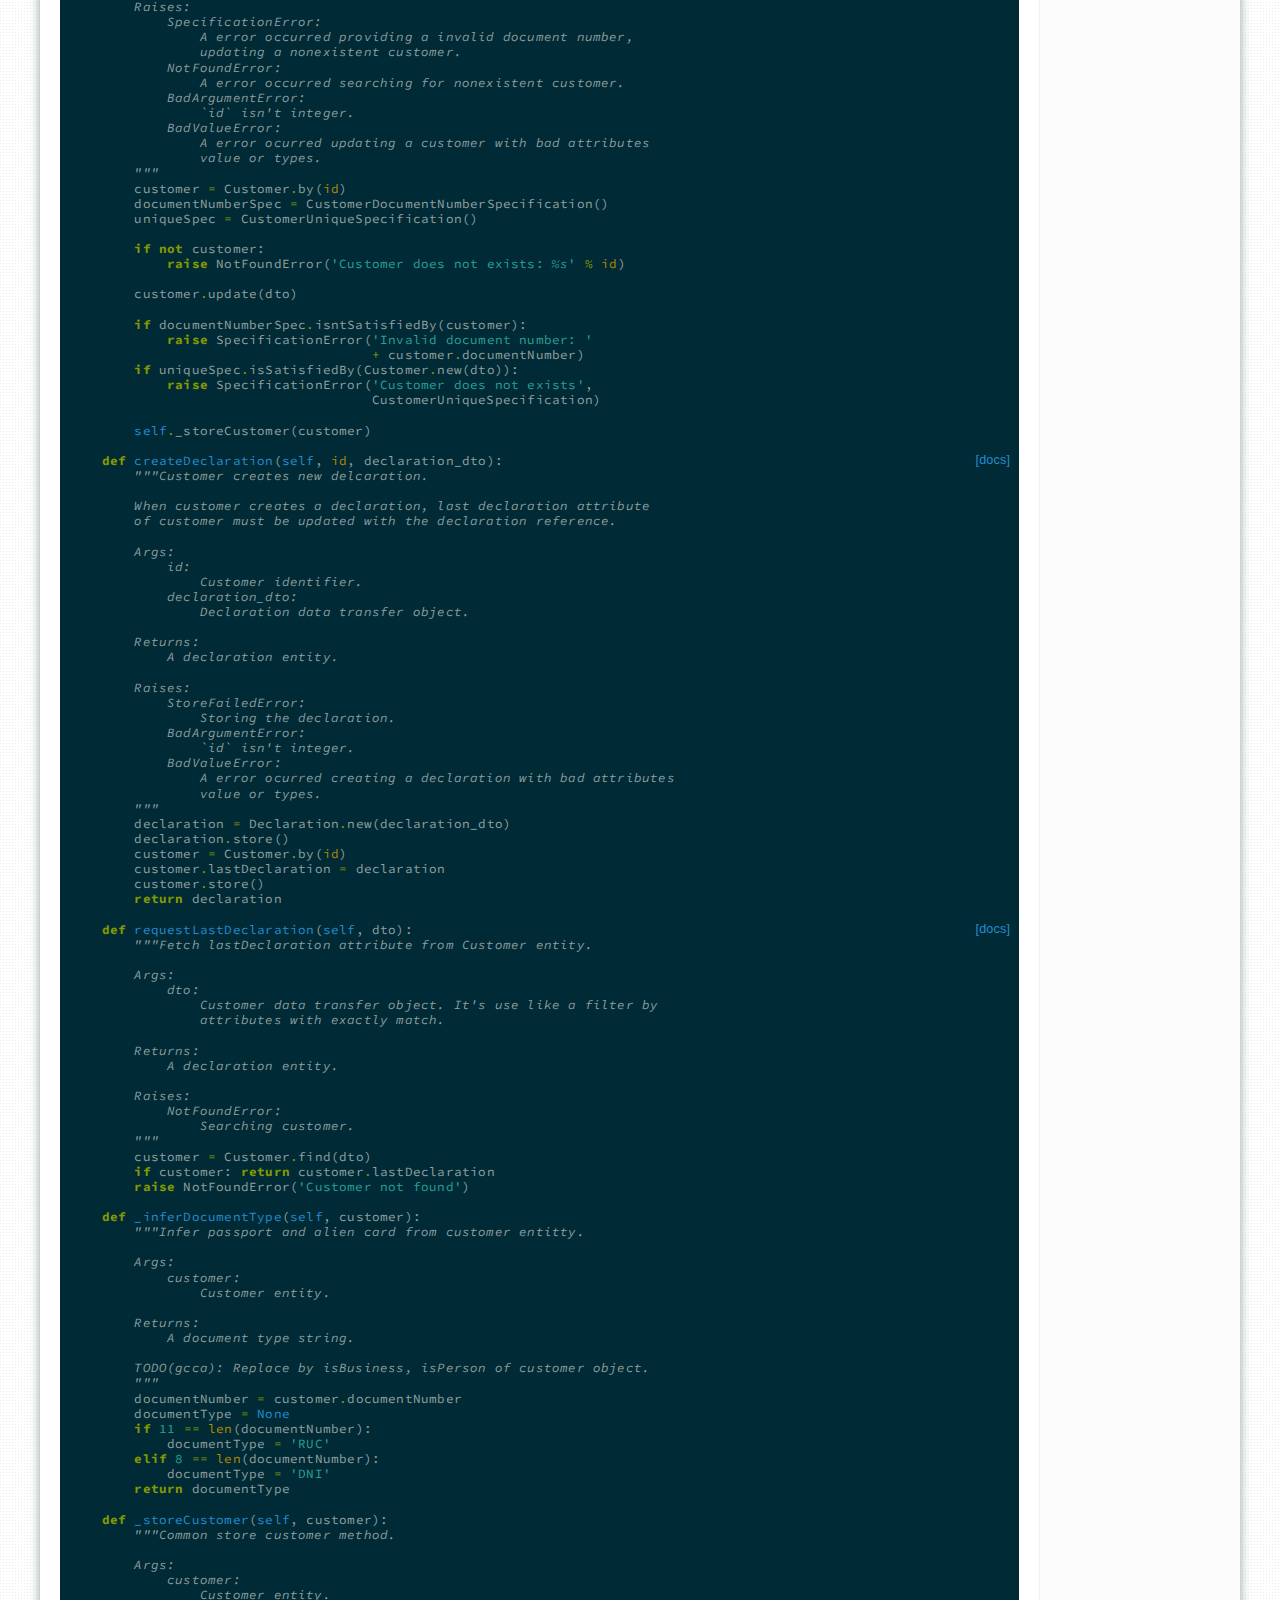
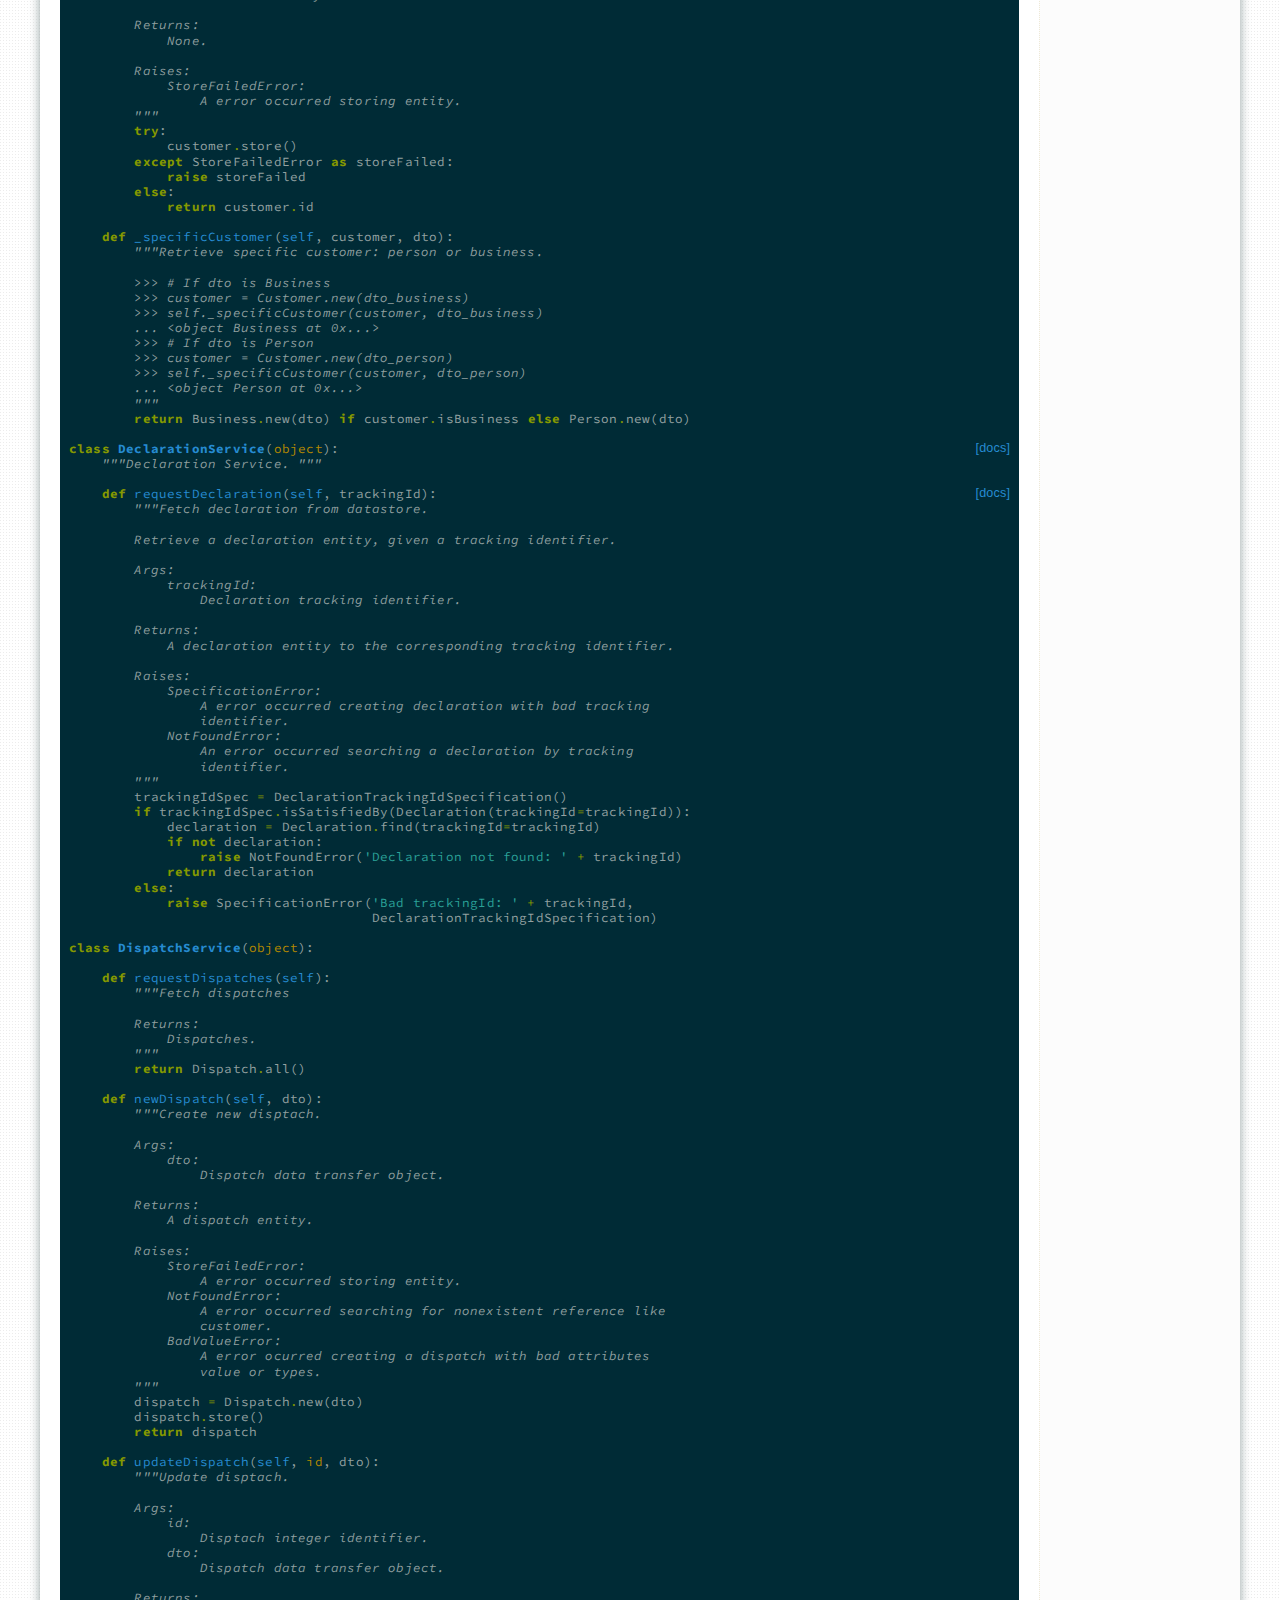
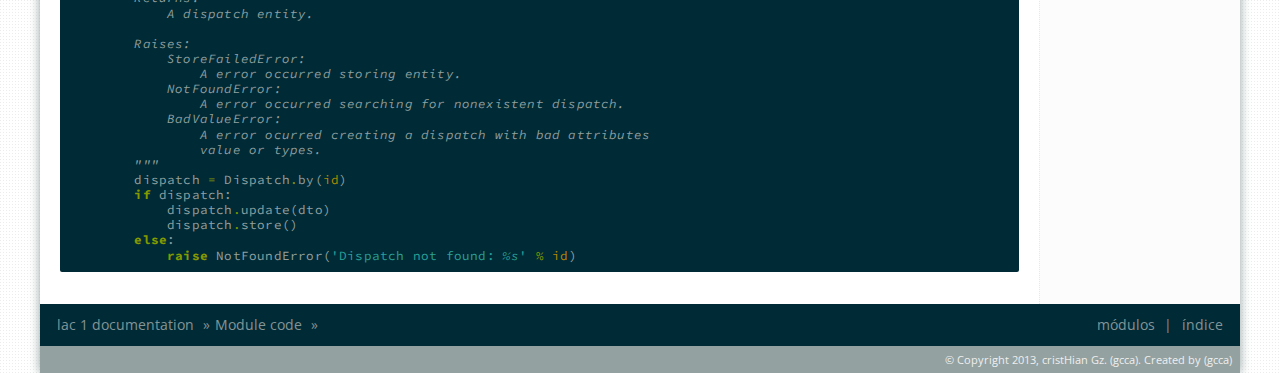
<file: backend/webapp/static/doc/_modules/application/service.html>
<!DOCTYPE html>


<html xmlns="http://www.w3.org/1999/xhtml">
  <head>
    <meta http-equiv="Content-Type" content="text/html; charset=utf-8" />
    
    <title>application.service &mdash; lac 1 documentation</title>
    
    <link rel="stylesheet" href="../../_static/gcca.css" type="text/css" />
    <link rel="stylesheet" href="../../_static/pygments.css" type="text/css" />
    
    <script type="text/javascript">
      var DOCUMENTATION_OPTIONS = {
        URL_ROOT:    '../../',
        VERSION:     '1',
        COLLAPSE_INDEX: false,
        FILE_SUFFIX: '.html',
        HAS_SOURCE:  true
      };
    </script>
    <script type="text/javascript" src="../../_static/jquery.js"></script>
    <script type="text/javascript" src="../../_static/underscore.js"></script>
    <script type="text/javascript" src="../../_static/doctools.js"></script>
    <script type="text/javascript" src="../../_static/translations.js"></script>
    <link rel="top" title="lac 1 documentation" href="../../index.html" />
    <link rel="up" title="Module code" href="../index.html" /><link href='http://fonts.googleapis.com/css?family=Source+Code+Pro|Open+Sans:300italic,400italic,700italic,400,300,700' rel='stylesheet' type='text/css'>
<link href="../../_static/solarized-dark.css" rel="stylesheet">
  </head>
  <body>
    <div class="related">
      <h3>Navegación</h3>
      <ul>
        <li class="right" style="margin-right: 10px">
          <a href="../../genindex.html" title="Índice General"
             accesskey="I">índice</a></li>
        <li class="right" >
          <a href="../../py-modindex.html" title="Python Module Index"
             >módulos</a> |</li>
        <li><a href="../../index.html">lac 1 documentation</a> &raquo;</li>
          <li><a href="../index.html" accesskey="U">Module code</a> &raquo;</li> 
      </ul>
    </div>
      <div class="sphinxsidebar">
        <div class="sphinxsidebarwrapper">
<div id="searchbox" style="display: none">
  <h3>Búsqueda rápida</h3>
    <form class="search" action="../../search.html" method="get">
      <input type="text" name="q" />
      <input type="submit" value="Ir a" />
      <input type="hidden" name="check_keywords" value="yes" />
      <input type="hidden" name="area" value="default" />
    </form>
    <p class="searchtip" style="font-size: 90%">
    Enter search terms or a module, class or function name.
    </p>
</div>
<script type="text/javascript">$('#searchbox').show(0);</script>
        </div>
      </div>

    <div class="document">
      <div class="documentwrapper">
        <div class="bodywrapper">
          <div class="body">
            
  <h1>Source code for application.service</h1><div class="highlight"><pre>
<span class="sd">&quot;&quot;&quot;Application Layer: Services</span>

<span class="sd">TODO(...): requestLastDeclaration, DispatchService</span>
<span class="sd">&quot;&quot;&quot;</span>

<span class="kn">from</span> <span class="nn">domain.gz</span> <span class="kn">import</span> <span class="n">SpecificationError</span><span class="p">,</span> <span class="n">NotFoundError</span><span class="p">,</span> <span class="n">StoreFailedError</span>
<span class="kn">from</span> <span class="nn">domain.model</span> <span class="kn">import</span> <span class="n">Customer</span><span class="p">,</span> <span class="n">Person</span><span class="p">,</span> <span class="n">Business</span><span class="p">,</span> <span class="n">Declaration</span><span class="p">,</span> <span class="n">Dispatch</span>
<span class="kn">from</span> <span class="nn">domain.model.customer</span> <span class="kn">import</span> \
    <span class="n">DocumentNumberSpecification</span> <span class="k">as</span> <span class="n">CustomerDocumentNumberSpecification</span><span class="p">,</span> \
    <span class="n">UniqueSpecification</span> <span class="k">as</span> <span class="n">CustomerUniqueSpecification</span>
<span class="kn">from</span> <span class="nn">domain.model.declaration</span> <span class="kn">import</span> \
    <span class="n">TrackingIdSpecification</span> <span class="k">as</span> <span class="n">DeclarationTrackingIdSpecification</span>

<div class="viewcode-block" id="CustomerService"><a class="viewcode-back" href="../../helpdev.html#application.service.CustomerService">[docs]</a><span class="k">class</span> <span class="nc">CustomerService</span><span class="p">(</span><span class="nb">object</span><span class="p">):</span>
    <span class="sd">&quot;&quot;&quot;Customer Service. &quot;&quot;&quot;</span>

<div class="viewcode-block" id="CustomerService.requestCustomer"><a class="viewcode-back" href="../../helpdev.html#application.service.CustomerService.requestCustomer">[docs]</a>    <span class="k">def</span> <span class="nf">requestCustomer</span><span class="p">(</span><span class="bp">self</span><span class="p">,</span> <span class="n">documentNumber</span><span class="p">):</span>
        <span class="sd">&quot;&quot;&quot;Fetch customer from datastore.</span>

<span class="sd">        Retrieve a customer entity, given the identification document number.</span>

<span class="sd">        Args:</span>
<span class="sd">            documentNumber:</span>
<span class="sd">                Identification document number (DNI, RUC, PA, CA, ...)</span>

<span class="sd">        Returns:</span>
<span class="sd">            A customer entity to the corresponding document number provided.</span>

<span class="sd">        Raises:</span>
<span class="sd">            SpecificationError:</span>
<span class="sd">                A error occurred unsatisfying domain specification.</span>
<span class="sd">                The requests raises when the document number is invalid.</span>
<span class="sd">            NotFoundError:</span>
<span class="sd">                An error occurred searching a customer by document number.</span>
<span class="sd">        &quot;&quot;&quot;</span>
        <span class="n">customer</span> <span class="o">=</span> <span class="n">Customer</span><span class="p">(</span><span class="n">documentNumber</span><span class="o">=</span><span class="n">documentNumber</span><span class="p">)</span>
        <span class="n">documentNumberSpec</span> <span class="o">=</span> <span class="n">CustomerDocumentNumberSpecification</span><span class="p">()</span>
        <span class="n">customer</span><span class="o">.</span><span class="n">documentType</span> <span class="o">=</span> <span class="bp">self</span><span class="o">.</span><span class="n">_inferDocumentType</span><span class="p">(</span><span class="n">customer</span><span class="p">)</span>

        <span class="k">if</span> <span class="n">documentNumberSpec</span><span class="o">.</span><span class="n">isSatisfiedBy</span><span class="p">(</span><span class="n">customer</span><span class="p">):</span>
            <span class="n">customer</span> <span class="o">=</span> <span class="n">Customer</span><span class="o">.</span><span class="n">find</span><span class="p">(</span><span class="n">documentNumber</span><span class="o">=</span><span class="n">documentNumber</span><span class="p">)</span>
        <span class="k">else</span><span class="p">:</span>
            <span class="k">raise</span> <span class="n">SpecificationError</span><span class="p">(</span><span class="s">&#39;Invalid number: &#39;</span> <span class="o">+</span> <span class="n">documentNumber</span><span class="p">)</span>
        <span class="k">if</span> <span class="ow">not</span> <span class="n">customer</span><span class="p">:</span>
            <span class="k">raise</span> <span class="n">NotFoundError</span><span class="p">(</span><span class="s">&#39;Customer not found: &#39;</span> <span class="o">+</span> <span class="n">documentNumber</span><span class="p">)</span>
        <span class="k">return</span> <span class="n">customer</span>
</div>
<div class="viewcode-block" id="CustomerService.newCustomer"><a class="viewcode-back" href="../../helpdev.html#application.service.CustomerService.newCustomer">[docs]</a>    <span class="k">def</span> <span class="nf">newCustomer</span><span class="p">(</span><span class="bp">self</span><span class="p">,</span> <span class="n">dto</span><span class="p">):</span>
        <span class="sd">&quot;&quot;&quot;Create a customer.</span>

<span class="sd">        Create new customer from data transfer object.</span>

<span class="sd">        Args:</span>
<span class="sd">            dto:</span>
<span class="sd">                Customer data transfer object.</span>

<span class="sd">        Returns:</span>
<span class="sd">            A customer identifier from datastore.</span>

<span class="sd">        Raises:</span>
<span class="sd">            SpecificationError:</span>
<span class="sd">                A error occurred unsatisfying domain specification.</span>
<span class="sd">                When customer exists in datastore or provided a invalid</span>
<span class="sd">                document number.</span>
<span class="sd">            BadValueError:</span>
<span class="sd">                A error ocurred creating a customer with bad attributes</span>
<span class="sd">                value or types.</span>
<span class="sd">        &quot;&quot;&quot;</span>
        <span class="n">customer</span> <span class="o">=</span> <span class="n">Customer</span><span class="o">.</span><span class="n">new</span><span class="p">(</span><span class="n">dto</span><span class="p">)</span>
        <span class="n">documentNumberSpec</span> <span class="o">=</span> <span class="n">CustomerDocumentNumberSpecification</span><span class="p">()</span>
        <span class="n">uniqueSpec</span> <span class="o">=</span> <span class="n">CustomerUniqueSpecification</span><span class="p">()</span>

        <span class="k">if</span> <span class="n">documentNumberSpec</span><span class="o">.</span><span class="n">isSatisfiedBy</span><span class="p">(</span><span class="n">customer</span><span class="p">):</span>
            <span class="k">if</span> <span class="n">uniqueSpec</span><span class="o">.</span><span class="n">isSatisfiedBy</span><span class="p">(</span><span class="n">customer</span><span class="p">):</span>
                <span class="n">customer</span> <span class="o">=</span> <span class="bp">self</span><span class="o">.</span><span class="n">_specificCustomer</span><span class="p">(</span><span class="n">customer</span><span class="p">,</span> <span class="n">dto</span><span class="p">)</span>
                <span class="k">return</span> <span class="bp">self</span><span class="o">.</span><span class="n">_storeCustomer</span><span class="p">(</span><span class="n">customer</span><span class="p">)</span>
            <span class="k">else</span><span class="p">:</span>
                <span class="k">raise</span> <span class="n">SpecificationError</span><span class="p">(</span><span class="s">&#39;Customer already exists&#39;</span><span class="p">,</span>
                                         <span class="n">CustomerUniqueSpecification</span><span class="p">)</span>
        <span class="k">else</span><span class="p">:</span>
            <span class="k">raise</span> <span class="n">SpecificationError</span><span class="p">(</span><span class="s">&#39;Invalid document number: &#39;</span>
                                     <span class="o">+</span> <span class="n">customer</span><span class="o">.</span><span class="n">documentNumber</span><span class="p">)</span>
</div>
<div class="viewcode-block" id="CustomerService.updateCustomer"><a class="viewcode-back" href="../../helpdev.html#application.service.CustomerService.updateCustomer">[docs]</a>    <span class="k">def</span> <span class="nf">updateCustomer</span><span class="p">(</span><span class="bp">self</span><span class="p">,</span> <span class="nb">id</span><span class="p">,</span> <span class="n">dto</span><span class="p">):</span>
        <span class="sd">&quot;&quot;&quot;Update customer.</span>

<span class="sd">        Update customer info</span>

<span class="sd">        Args:</span>
<span class="sd">            id:</span>
<span class="sd">                Customer identifier.</span>
<span class="sd">            dto:</span>
<span class="sd">                Customer data transfer object.</span>

<span class="sd">        Returns:</span>
<span class="sd">            None.</span>

<span class="sd">        Raises:</span>
<span class="sd">            SpecificationError:</span>
<span class="sd">                A error occurred providing a invalid document number,</span>
<span class="sd">                updating a nonexistent customer.</span>
<span class="sd">            NotFoundError:</span>
<span class="sd">                A error occurred searching for nonexistent customer.</span>
<span class="sd">            BadArgumentError:</span>
<span class="sd">                `id` isn&#39;t integer.</span>
<span class="sd">            BadValueError:</span>
<span class="sd">                A error ocurred updating a customer with bad attributes</span>
<span class="sd">                value or types.</span>
<span class="sd">        &quot;&quot;&quot;</span>
        <span class="n">customer</span> <span class="o">=</span> <span class="n">Customer</span><span class="o">.</span><span class="n">by</span><span class="p">(</span><span class="nb">id</span><span class="p">)</span>
        <span class="n">documentNumberSpec</span> <span class="o">=</span> <span class="n">CustomerDocumentNumberSpecification</span><span class="p">()</span>
        <span class="n">uniqueSpec</span> <span class="o">=</span> <span class="n">CustomerUniqueSpecification</span><span class="p">()</span>

        <span class="k">if</span> <span class="ow">not</span> <span class="n">customer</span><span class="p">:</span>
            <span class="k">raise</span> <span class="n">NotFoundError</span><span class="p">(</span><span class="s">&#39;Customer does not exists: </span><span class="si">%s</span><span class="s">&#39;</span> <span class="o">%</span> <span class="nb">id</span><span class="p">)</span>

        <span class="n">customer</span><span class="o">.</span><span class="n">update</span><span class="p">(</span><span class="n">dto</span><span class="p">)</span>

        <span class="k">if</span> <span class="n">documentNumberSpec</span><span class="o">.</span><span class="n">isntSatisfiedBy</span><span class="p">(</span><span class="n">customer</span><span class="p">):</span>
            <span class="k">raise</span> <span class="n">SpecificationError</span><span class="p">(</span><span class="s">&#39;Invalid document number: &#39;</span>
                                     <span class="o">+</span> <span class="n">customer</span><span class="o">.</span><span class="n">documentNumber</span><span class="p">)</span>
        <span class="k">if</span> <span class="n">uniqueSpec</span><span class="o">.</span><span class="n">isSatisfiedBy</span><span class="p">(</span><span class="n">Customer</span><span class="o">.</span><span class="n">new</span><span class="p">(</span><span class="n">dto</span><span class="p">)):</span>
            <span class="k">raise</span> <span class="n">SpecificationError</span><span class="p">(</span><span class="s">&#39;Customer does not exists&#39;</span><span class="p">,</span>
                                     <span class="n">CustomerUniqueSpecification</span><span class="p">)</span>

        <span class="bp">self</span><span class="o">.</span><span class="n">_storeCustomer</span><span class="p">(</span><span class="n">customer</span><span class="p">)</span>
</div>
<div class="viewcode-block" id="CustomerService.createDeclaration"><a class="viewcode-back" href="../../helpdev.html#application.service.CustomerService.createDeclaration">[docs]</a>    <span class="k">def</span> <span class="nf">createDeclaration</span><span class="p">(</span><span class="bp">self</span><span class="p">,</span> <span class="nb">id</span><span class="p">,</span> <span class="n">declaration_dto</span><span class="p">):</span>
        <span class="sd">&quot;&quot;&quot;Customer creates new delcaration.</span>

<span class="sd">        When customer creates a declaration, last declaration attribute</span>
<span class="sd">        of customer must be updated with the declaration reference.</span>

<span class="sd">        Args:</span>
<span class="sd">            id:</span>
<span class="sd">                Customer identifier.</span>
<span class="sd">            declaration_dto:</span>
<span class="sd">                Declaration data transfer object.</span>

<span class="sd">        Returns:</span>
<span class="sd">            A declaration entity.</span>

<span class="sd">        Raises:</span>
<span class="sd">            StoreFailedError:</span>
<span class="sd">                Storing the declaration.</span>
<span class="sd">            BadArgumentError:</span>
<span class="sd">                `id` isn&#39;t integer.</span>
<span class="sd">            BadValueError:</span>
<span class="sd">                A error ocurred creating a declaration with bad attributes</span>
<span class="sd">                value or types.</span>
<span class="sd">        &quot;&quot;&quot;</span>
        <span class="n">declaration</span> <span class="o">=</span> <span class="n">Declaration</span><span class="o">.</span><span class="n">new</span><span class="p">(</span><span class="n">declaration_dto</span><span class="p">)</span>
        <span class="n">declaration</span><span class="o">.</span><span class="n">store</span><span class="p">()</span>
        <span class="n">customer</span> <span class="o">=</span> <span class="n">Customer</span><span class="o">.</span><span class="n">by</span><span class="p">(</span><span class="nb">id</span><span class="p">)</span>
        <span class="n">customer</span><span class="o">.</span><span class="n">lastDeclaration</span> <span class="o">=</span> <span class="n">declaration</span>
        <span class="n">customer</span><span class="o">.</span><span class="n">store</span><span class="p">()</span>
        <span class="k">return</span> <span class="n">declaration</span>
</div>
<div class="viewcode-block" id="CustomerService.requestLastDeclaration"><a class="viewcode-back" href="../../helpdev.html#application.service.CustomerService.requestLastDeclaration">[docs]</a>    <span class="k">def</span> <span class="nf">requestLastDeclaration</span><span class="p">(</span><span class="bp">self</span><span class="p">,</span> <span class="n">dto</span><span class="p">):</span>
        <span class="sd">&quot;&quot;&quot;Fetch lastDeclaration attribute from Customer entity.</span>

<span class="sd">        Args:</span>
<span class="sd">            dto:</span>
<span class="sd">                Customer data transfer object. It&#39;s use like a filter by</span>
<span class="sd">                attributes with exactly match.</span>

<span class="sd">        Returns:</span>
<span class="sd">            A declaration entity.</span>

<span class="sd">        Raises:</span>
<span class="sd">            NotFoundError:</span>
<span class="sd">                Searching customer.</span>
<span class="sd">        &quot;&quot;&quot;</span>
        <span class="n">customer</span> <span class="o">=</span> <span class="n">Customer</span><span class="o">.</span><span class="n">find</span><span class="p">(</span><span class="n">dto</span><span class="p">)</span>
        <span class="k">if</span> <span class="n">customer</span><span class="p">:</span> <span class="k">return</span> <span class="n">customer</span><span class="o">.</span><span class="n">lastDeclaration</span>
        <span class="k">raise</span> <span class="n">NotFoundError</span><span class="p">(</span><span class="s">&#39;Customer not found&#39;</span><span class="p">)</span>
</div>
    <span class="k">def</span> <span class="nf">_inferDocumentType</span><span class="p">(</span><span class="bp">self</span><span class="p">,</span> <span class="n">customer</span><span class="p">):</span>
        <span class="sd">&quot;&quot;&quot;Infer passport and alien card from customer entitty.</span>

<span class="sd">        Args:</span>
<span class="sd">            customer:</span>
<span class="sd">                Customer entity.</span>

<span class="sd">        Returns:</span>
<span class="sd">            A document type string.</span>

<span class="sd">        TODO(gcca): Replace by isBusiness, isPerson of customer object.</span>
<span class="sd">        &quot;&quot;&quot;</span>
        <span class="n">documentNumber</span> <span class="o">=</span> <span class="n">customer</span><span class="o">.</span><span class="n">documentNumber</span>
        <span class="n">documentType</span> <span class="o">=</span> <span class="bp">None</span>
        <span class="k">if</span> <span class="mi">11</span> <span class="o">==</span> <span class="nb">len</span><span class="p">(</span><span class="n">documentNumber</span><span class="p">):</span>
            <span class="n">documentType</span> <span class="o">=</span> <span class="s">&#39;RUC&#39;</span>
        <span class="k">elif</span> <span class="mi">8</span> <span class="o">==</span> <span class="nb">len</span><span class="p">(</span><span class="n">documentNumber</span><span class="p">):</span>
            <span class="n">documentType</span> <span class="o">=</span> <span class="s">&#39;DNI&#39;</span>
        <span class="k">return</span> <span class="n">documentType</span>

    <span class="k">def</span> <span class="nf">_storeCustomer</span><span class="p">(</span><span class="bp">self</span><span class="p">,</span> <span class="n">customer</span><span class="p">):</span>
        <span class="sd">&quot;&quot;&quot;Common store customer method.</span>

<span class="sd">        Args:</span>
<span class="sd">            customer:</span>
<span class="sd">                Customer entity.</span>

<span class="sd">        Returns:</span>
<span class="sd">            None.</span>

<span class="sd">        Raises:</span>
<span class="sd">            StoreFailedError:</span>
<span class="sd">                A error occurred storing entity.</span>
<span class="sd">        &quot;&quot;&quot;</span>
        <span class="k">try</span><span class="p">:</span>
            <span class="n">customer</span><span class="o">.</span><span class="n">store</span><span class="p">()</span>
        <span class="k">except</span> <span class="n">StoreFailedError</span> <span class="k">as</span> <span class="n">storeFailed</span><span class="p">:</span>
            <span class="k">raise</span> <span class="n">storeFailed</span>
        <span class="k">else</span><span class="p">:</span>
            <span class="k">return</span> <span class="n">customer</span><span class="o">.</span><span class="n">id</span>

    <span class="k">def</span> <span class="nf">_specificCustomer</span><span class="p">(</span><span class="bp">self</span><span class="p">,</span> <span class="n">customer</span><span class="p">,</span> <span class="n">dto</span><span class="p">):</span>
        <span class="sd">&quot;&quot;&quot;Retrieve specific customer: person or business.</span>

<span class="sd">        &gt;&gt;&gt; # If dto is Business</span>
<span class="sd">        &gt;&gt;&gt; customer = Customer.new(dto_business)</span>
<span class="sd">        &gt;&gt;&gt; self._specificCustomer(customer, dto_business)</span>
<span class="sd">        ... &lt;object Business at 0x...&gt;</span>
<span class="sd">        &gt;&gt;&gt; # If dto is Person</span>
<span class="sd">        &gt;&gt;&gt; customer = Customer.new(dto_person)</span>
<span class="sd">        &gt;&gt;&gt; self._specificCustomer(customer, dto_person)</span>
<span class="sd">        ... &lt;object Person at 0x...&gt;</span>
<span class="sd">        &quot;&quot;&quot;</span>
        <span class="k">return</span> <span class="n">Business</span><span class="o">.</span><span class="n">new</span><span class="p">(</span><span class="n">dto</span><span class="p">)</span> <span class="k">if</span> <span class="n">customer</span><span class="o">.</span><span class="n">isBusiness</span> <span class="k">else</span> <span class="n">Person</span><span class="o">.</span><span class="n">new</span><span class="p">(</span><span class="n">dto</span><span class="p">)</span>
</div>
<div class="viewcode-block" id="DeclarationService"><a class="viewcode-back" href="../../helpdev.html#application.service.DeclarationService">[docs]</a><span class="k">class</span> <span class="nc">DeclarationService</span><span class="p">(</span><span class="nb">object</span><span class="p">):</span>
    <span class="sd">&quot;&quot;&quot;Declaration Service. &quot;&quot;&quot;</span>

<div class="viewcode-block" id="DeclarationService.requestDeclaration"><a class="viewcode-back" href="../../helpdev.html#application.service.DeclarationService.requestDeclaration">[docs]</a>    <span class="k">def</span> <span class="nf">requestDeclaration</span><span class="p">(</span><span class="bp">self</span><span class="p">,</span> <span class="n">trackingId</span><span class="p">):</span>
        <span class="sd">&quot;&quot;&quot;Fetch declaration from datastore.</span>

<span class="sd">        Retrieve a declaration entity, given a tracking identifier.</span>

<span class="sd">        Args:</span>
<span class="sd">            trackingId:</span>
<span class="sd">                Declaration tracking identifier.</span>

<span class="sd">        Returns:</span>
<span class="sd">            A declaration entity to the corresponding tracking identifier.</span>

<span class="sd">        Raises:</span>
<span class="sd">            SpecificationError:</span>
<span class="sd">                A error occurred creating declaration with bad tracking</span>
<span class="sd">                identifier.</span>
<span class="sd">            NotFoundError:</span>
<span class="sd">                An error occurred searching a declaration by tracking</span>
<span class="sd">                identifier.</span>
<span class="sd">        &quot;&quot;&quot;</span>
        <span class="n">trackingIdSpec</span> <span class="o">=</span> <span class="n">DeclarationTrackingIdSpecification</span><span class="p">()</span>
        <span class="k">if</span> <span class="n">trackingIdSpec</span><span class="o">.</span><span class="n">isSatisfiedBy</span><span class="p">(</span><span class="n">Declaration</span><span class="p">(</span><span class="n">trackingId</span><span class="o">=</span><span class="n">trackingId</span><span class="p">)):</span>
            <span class="n">declaration</span> <span class="o">=</span> <span class="n">Declaration</span><span class="o">.</span><span class="n">find</span><span class="p">(</span><span class="n">trackingId</span><span class="o">=</span><span class="n">trackingId</span><span class="p">)</span>
            <span class="k">if</span> <span class="ow">not</span> <span class="n">declaration</span><span class="p">:</span>
                <span class="k">raise</span> <span class="n">NotFoundError</span><span class="p">(</span><span class="s">&#39;Declaration not found: &#39;</span> <span class="o">+</span> <span class="n">trackingId</span><span class="p">)</span>
            <span class="k">return</span> <span class="n">declaration</span>
        <span class="k">else</span><span class="p">:</span>
            <span class="k">raise</span> <span class="n">SpecificationError</span><span class="p">(</span><span class="s">&#39;Bad trackingId: &#39;</span> <span class="o">+</span> <span class="n">trackingId</span><span class="p">,</span>
                                     <span class="n">DeclarationTrackingIdSpecification</span><span class="p">)</span>
</div></div>
<span class="k">class</span> <span class="nc">DispatchService</span><span class="p">(</span><span class="nb">object</span><span class="p">):</span>

    <span class="k">def</span> <span class="nf">requestDispatches</span><span class="p">(</span><span class="bp">self</span><span class="p">):</span>
        <span class="sd">&quot;&quot;&quot;Fetch dispatches</span>

<span class="sd">        Returns:</span>
<span class="sd">            Dispatches.</span>
<span class="sd">        &quot;&quot;&quot;</span>
        <span class="k">return</span> <span class="n">Dispatch</span><span class="o">.</span><span class="n">all</span><span class="p">()</span>

    <span class="k">def</span> <span class="nf">newDispatch</span><span class="p">(</span><span class="bp">self</span><span class="p">,</span> <span class="n">dto</span><span class="p">):</span>
        <span class="sd">&quot;&quot;&quot;Create new disptach.</span>

<span class="sd">        Args:</span>
<span class="sd">            dto:</span>
<span class="sd">                Dispatch data transfer object.</span>

<span class="sd">        Returns:</span>
<span class="sd">            A dispatch entity.</span>

<span class="sd">        Raises:</span>
<span class="sd">            StoreFailedError:</span>
<span class="sd">                A error occurred storing entity.</span>
<span class="sd">            NotFoundError:</span>
<span class="sd">                A error occurred searching for nonexistent reference like</span>
<span class="sd">                customer.</span>
<span class="sd">            BadValueError:</span>
<span class="sd">                A error ocurred creating a dispatch with bad attributes</span>
<span class="sd">                value or types.</span>
<span class="sd">        &quot;&quot;&quot;</span>
        <span class="n">dispatch</span> <span class="o">=</span> <span class="n">Dispatch</span><span class="o">.</span><span class="n">new</span><span class="p">(</span><span class="n">dto</span><span class="p">)</span>
        <span class="n">dispatch</span><span class="o">.</span><span class="n">store</span><span class="p">()</span>
        <span class="k">return</span> <span class="n">dispatch</span>

    <span class="k">def</span> <span class="nf">updateDispatch</span><span class="p">(</span><span class="bp">self</span><span class="p">,</span> <span class="nb">id</span><span class="p">,</span> <span class="n">dto</span><span class="p">):</span>
        <span class="sd">&quot;&quot;&quot;Update disptach.</span>

<span class="sd">        Args:</span>
<span class="sd">            id:</span>
<span class="sd">                Disptach integer identifier.</span>
<span class="sd">            dto:</span>
<span class="sd">                Dispatch data transfer object.</span>

<span class="sd">        Returns:</span>
<span class="sd">            A dispatch entity.</span>

<span class="sd">        Raises:</span>
<span class="sd">            StoreFailedError:</span>
<span class="sd">                A error occurred storing entity.</span>
<span class="sd">            NotFoundError:</span>
<span class="sd">                A error occurred searching for nonexistent dispatch.</span>
<span class="sd">            BadValueError:</span>
<span class="sd">                A error ocurred creating a dispatch with bad attributes</span>
<span class="sd">                value or types.</span>
<span class="sd">        &quot;&quot;&quot;</span>
        <span class="n">dispatch</span> <span class="o">=</span> <span class="n">Dispatch</span><span class="o">.</span><span class="n">by</span><span class="p">(</span><span class="nb">id</span><span class="p">)</span>
        <span class="k">if</span> <span class="n">dispatch</span><span class="p">:</span>
            <span class="n">dispatch</span><span class="o">.</span><span class="n">update</span><span class="p">(</span><span class="n">dto</span><span class="p">)</span>
            <span class="n">dispatch</span><span class="o">.</span><span class="n">store</span><span class="p">()</span>
        <span class="k">else</span><span class="p">:</span>
            <span class="k">raise</span> <span class="n">NotFoundError</span><span class="p">(</span><span class="s">&#39;Dispatch not found: </span><span class="si">%s</span><span class="s">&#39;</span> <span class="o">%</span> <span class="nb">id</span><span class="p">)</span>
</pre></div>

          </div>
        </div>
      </div>
      <div class="clearer"></div>
    </div>
    <div class="related">
      <h3>Navegación</h3>
      <ul>
        <li class="right" style="margin-right: 10px">
          <a href="../../genindex.html" title="Índice General"
             >índice</a></li>
        <li class="right" >
          <a href="../../py-modindex.html" title="Python Module Index"
             >módulos</a> |</li>
        <li><a href="../../index.html">lac 1 documentation</a> &raquo;</li>
          <li><a href="../index.html" >Module code</a> &raquo;</li> 
      </ul>
    </div>
    <div class="footer">
        &copy; Copyright 2013, cristHian Gz. (gcca).
    Created by <a href="https://launchpad.net/~gcca">(gcca)</a>
    </div>
  </body>
</html>
</file>
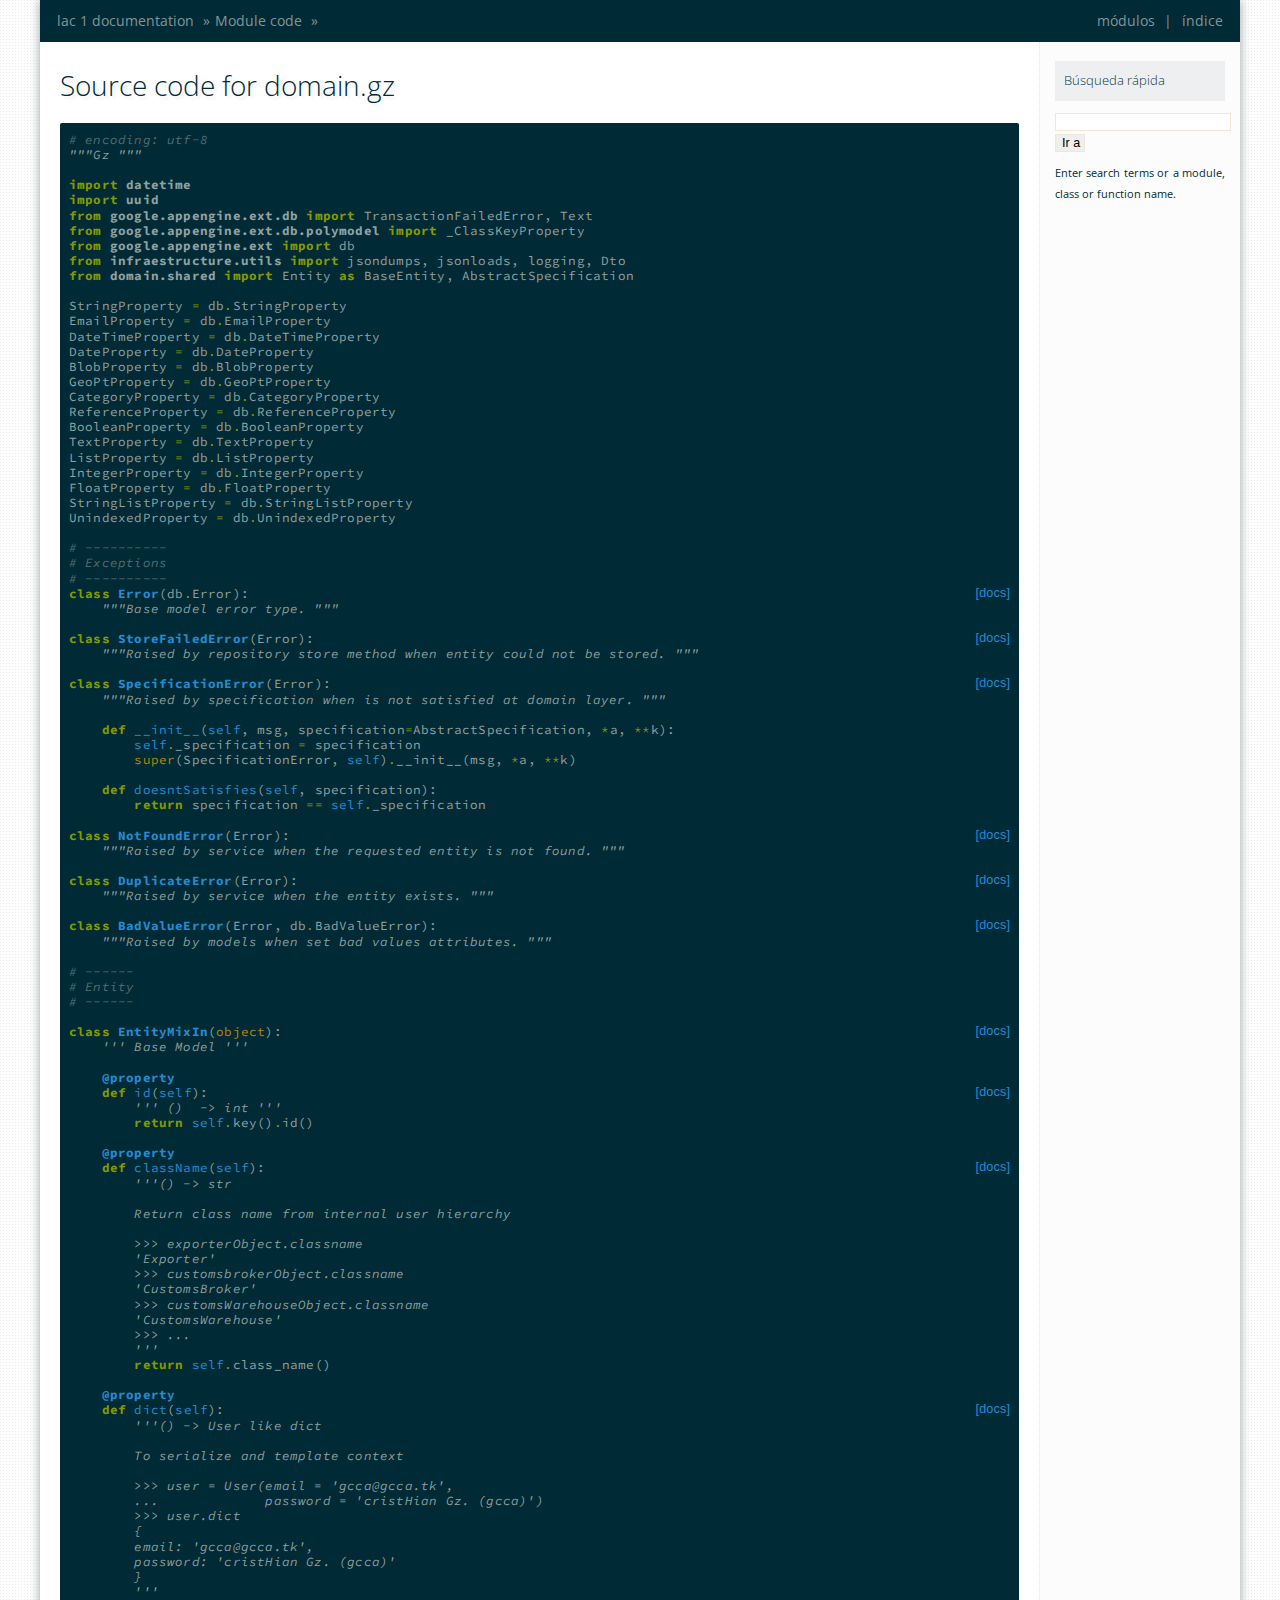
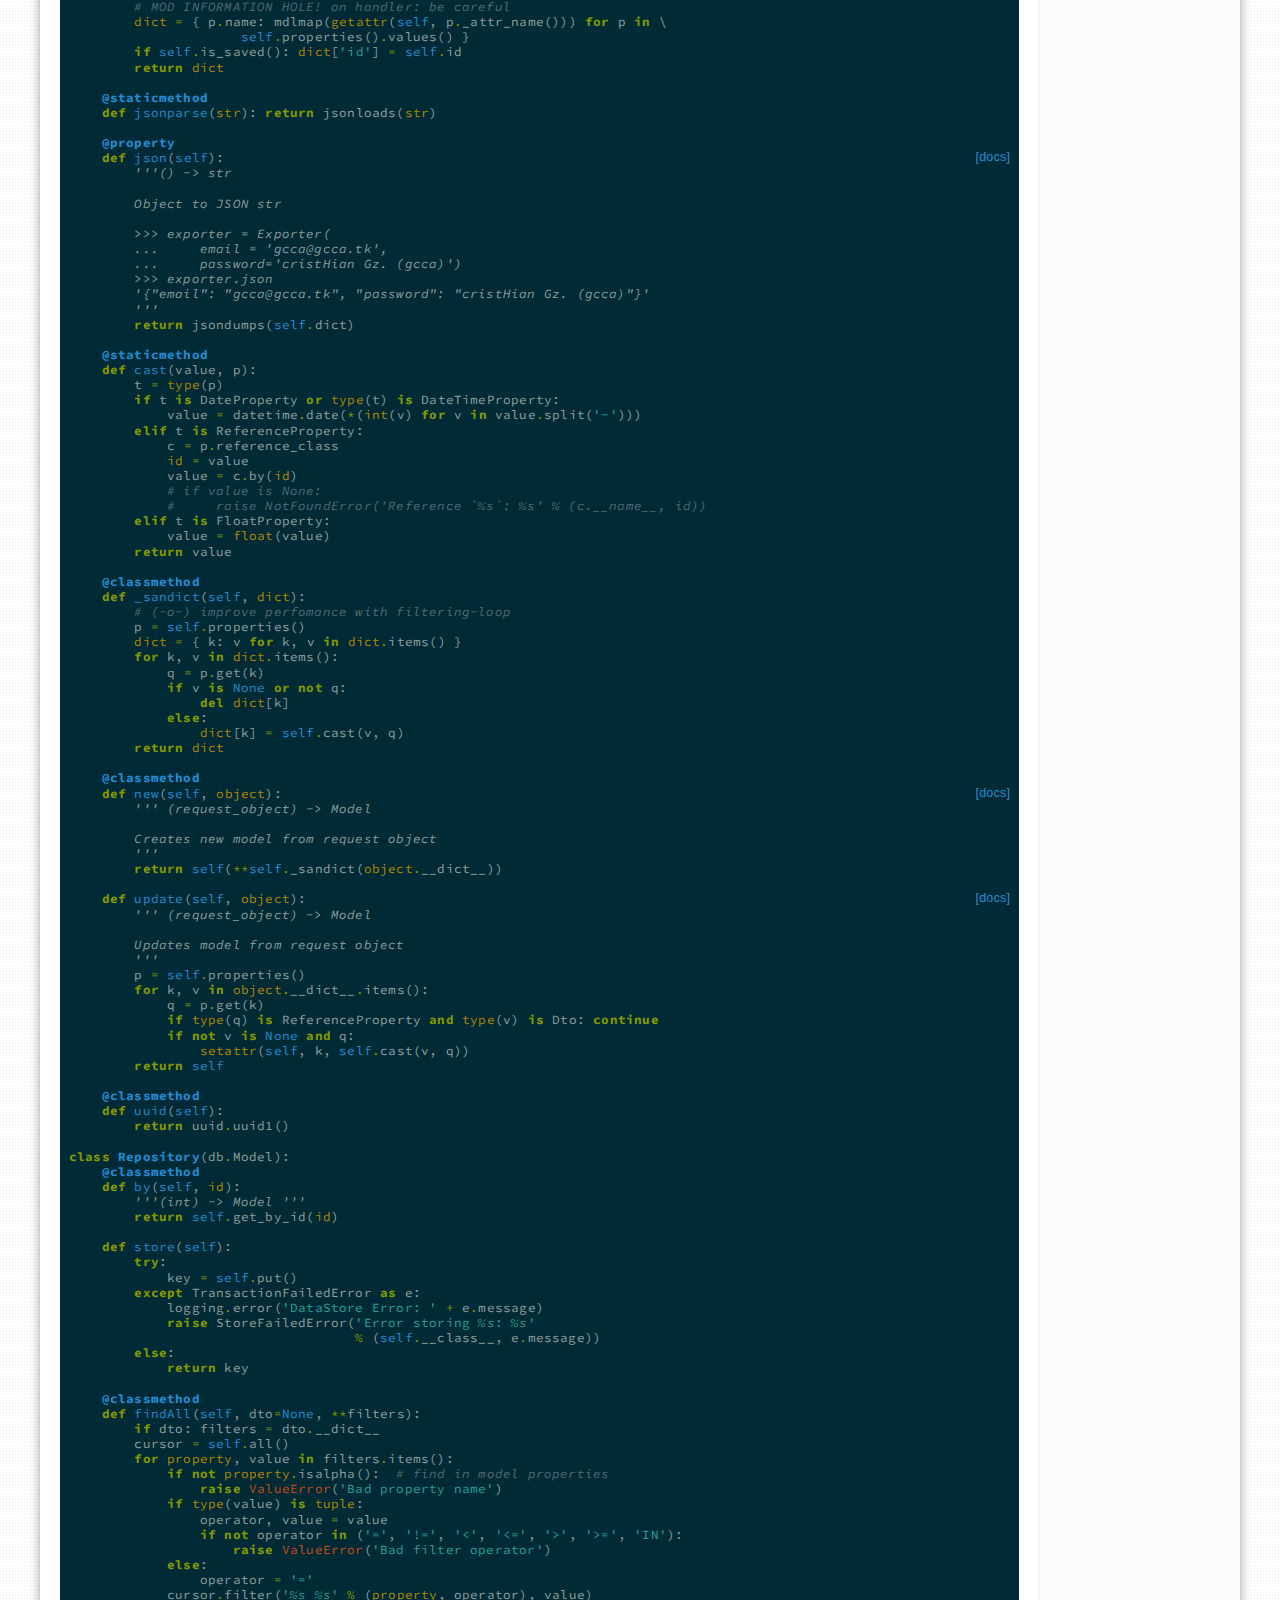
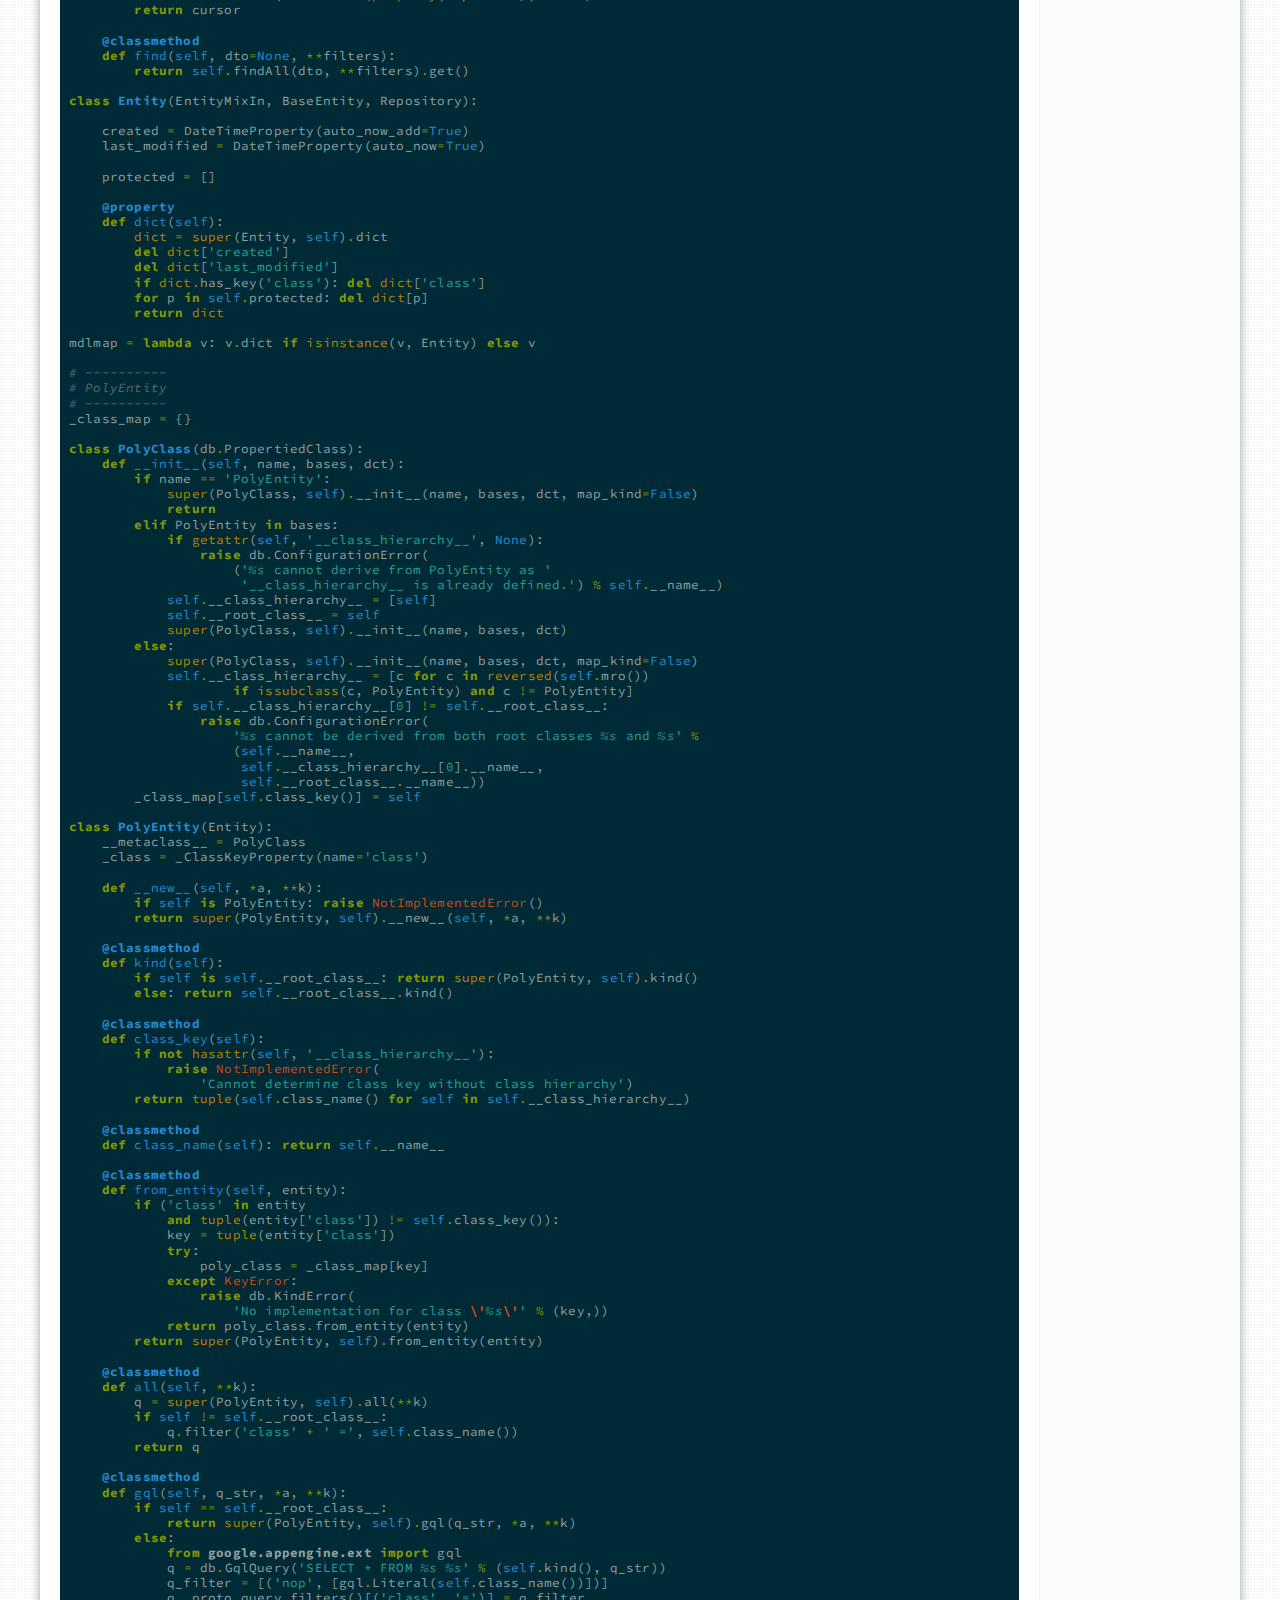
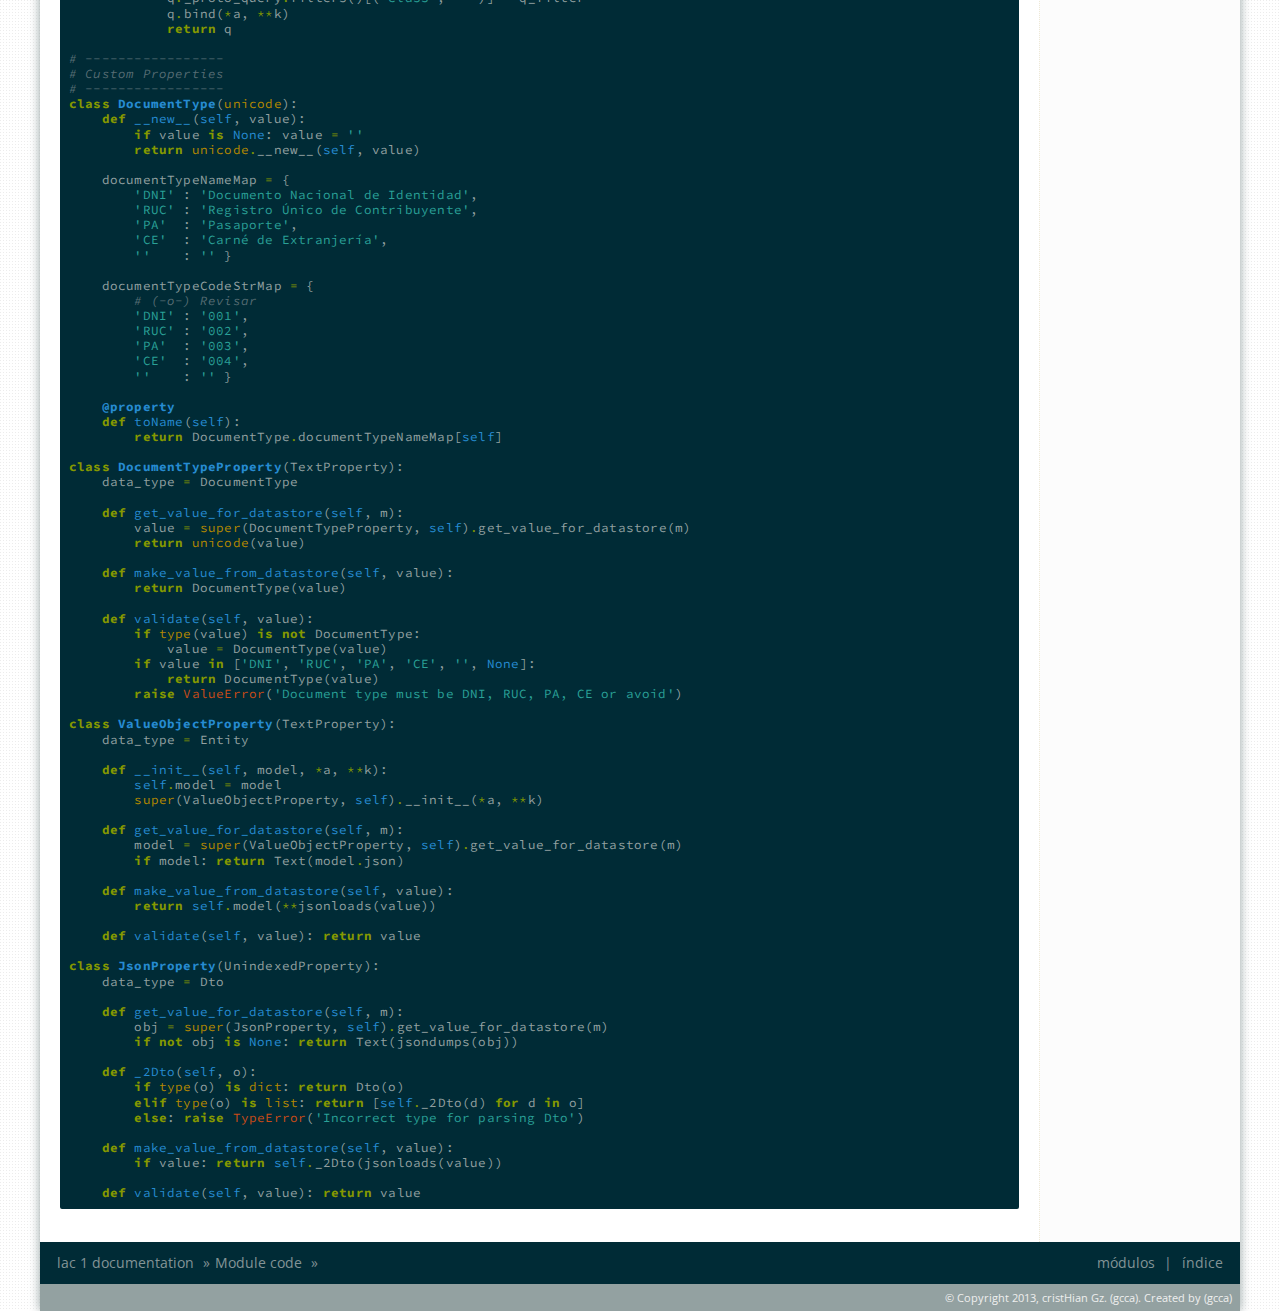
<file: backend/webapp/static/doc/_modules/domain/gz.html>
<!DOCTYPE html>


<html xmlns="http://www.w3.org/1999/xhtml">
  <head>
    <meta http-equiv="Content-Type" content="text/html; charset=utf-8" />
    
    <title>domain.gz &mdash; lac 1 documentation</title>
    
    <link rel="stylesheet" href="../../_static/gcca.css" type="text/css" />
    <link rel="stylesheet" href="../../_static/pygments.css" type="text/css" />
    
    <script type="text/javascript">
      var DOCUMENTATION_OPTIONS = {
        URL_ROOT:    '../../',
        VERSION:     '1',
        COLLAPSE_INDEX: false,
        FILE_SUFFIX: '.html',
        HAS_SOURCE:  true
      };
    </script>
    <script type="text/javascript" src="../../_static/jquery.js"></script>
    <script type="text/javascript" src="../../_static/underscore.js"></script>
    <script type="text/javascript" src="../../_static/doctools.js"></script>
    <script type="text/javascript" src="../../_static/translations.js"></script>
    <link rel="top" title="lac 1 documentation" href="../../index.html" />
    <link rel="up" title="Module code" href="../index.html" /><link href='http://fonts.googleapis.com/css?family=Source+Code+Pro|Open+Sans:300italic,400italic,700italic,400,300,700' rel='stylesheet' type='text/css'>
<link href="../../_static/solarized-dark.css" rel="stylesheet">
  </head>
  <body>
    <div class="related">
      <h3>Navegación</h3>
      <ul>
        <li class="right" style="margin-right: 10px">
          <a href="../../genindex.html" title="Índice General"
             accesskey="I">índice</a></li>
        <li class="right" >
          <a href="../../py-modindex.html" title="Python Module Index"
             >módulos</a> |</li>
        <li><a href="../../index.html">lac 1 documentation</a> &raquo;</li>
          <li><a href="../index.html" accesskey="U">Module code</a> &raquo;</li> 
      </ul>
    </div>
      <div class="sphinxsidebar">
        <div class="sphinxsidebarwrapper">
<div id="searchbox" style="display: none">
  <h3>Búsqueda rápida</h3>
    <form class="search" action="../../search.html" method="get">
      <input type="text" name="q" />
      <input type="submit" value="Ir a" />
      <input type="hidden" name="check_keywords" value="yes" />
      <input type="hidden" name="area" value="default" />
    </form>
    <p class="searchtip" style="font-size: 90%">
    Enter search terms or a module, class or function name.
    </p>
</div>
<script type="text/javascript">$('#searchbox').show(0);</script>
        </div>
      </div>

    <div class="document">
      <div class="documentwrapper">
        <div class="bodywrapper">
          <div class="body">
            
  <h1>Source code for domain.gz</h1><div class="highlight"><pre>
<span class="c"># encoding: utf-8</span>
<span class="sd">&quot;&quot;&quot;Gz &quot;&quot;&quot;</span>

<span class="kn">import</span> <span class="nn">datetime</span>
<span class="kn">import</span> <span class="nn">uuid</span>
<span class="kn">from</span> <span class="nn">google.appengine.ext.db</span> <span class="kn">import</span> <span class="n">TransactionFailedError</span><span class="p">,</span> <span class="n">Text</span>
<span class="kn">from</span> <span class="nn">google.appengine.ext.db.polymodel</span> <span class="kn">import</span> <span class="n">_ClassKeyProperty</span>
<span class="kn">from</span> <span class="nn">google.appengine.ext</span> <span class="kn">import</span> <span class="n">db</span>
<span class="kn">from</span> <span class="nn">infraestructure.utils</span> <span class="kn">import</span> <span class="n">jsondumps</span><span class="p">,</span> <span class="n">jsonloads</span><span class="p">,</span> <span class="n">logging</span><span class="p">,</span> <span class="n">Dto</span>
<span class="kn">from</span> <span class="nn">domain.shared</span> <span class="kn">import</span> <span class="n">Entity</span> <span class="k">as</span> <span class="n">BaseEntity</span><span class="p">,</span> <span class="n">AbstractSpecification</span>

<span class="n">StringProperty</span> <span class="o">=</span> <span class="n">db</span><span class="o">.</span><span class="n">StringProperty</span>
<span class="n">EmailProperty</span> <span class="o">=</span> <span class="n">db</span><span class="o">.</span><span class="n">EmailProperty</span>
<span class="n">DateTimeProperty</span> <span class="o">=</span> <span class="n">db</span><span class="o">.</span><span class="n">DateTimeProperty</span>
<span class="n">DateProperty</span> <span class="o">=</span> <span class="n">db</span><span class="o">.</span><span class="n">DateProperty</span>
<span class="n">BlobProperty</span> <span class="o">=</span> <span class="n">db</span><span class="o">.</span><span class="n">BlobProperty</span>
<span class="n">GeoPtProperty</span> <span class="o">=</span> <span class="n">db</span><span class="o">.</span><span class="n">GeoPtProperty</span>
<span class="n">CategoryProperty</span> <span class="o">=</span> <span class="n">db</span><span class="o">.</span><span class="n">CategoryProperty</span>
<span class="n">ReferenceProperty</span> <span class="o">=</span> <span class="n">db</span><span class="o">.</span><span class="n">ReferenceProperty</span>
<span class="n">BooleanProperty</span> <span class="o">=</span> <span class="n">db</span><span class="o">.</span><span class="n">BooleanProperty</span>
<span class="n">TextProperty</span> <span class="o">=</span> <span class="n">db</span><span class="o">.</span><span class="n">TextProperty</span>
<span class="n">ListProperty</span> <span class="o">=</span> <span class="n">db</span><span class="o">.</span><span class="n">ListProperty</span>
<span class="n">IntegerProperty</span> <span class="o">=</span> <span class="n">db</span><span class="o">.</span><span class="n">IntegerProperty</span>
<span class="n">FloatProperty</span> <span class="o">=</span> <span class="n">db</span><span class="o">.</span><span class="n">FloatProperty</span>
<span class="n">StringListProperty</span> <span class="o">=</span> <span class="n">db</span><span class="o">.</span><span class="n">StringListProperty</span>
<span class="n">UnindexedProperty</span> <span class="o">=</span> <span class="n">db</span><span class="o">.</span><span class="n">UnindexedProperty</span>

<span class="c"># ----------</span>
<span class="c"># Exceptions</span>
<span class="c"># ----------</span>
<div class="viewcode-block" id="Error"><a class="viewcode-back" href="../../helpdev.html#domain.gz.Error">[docs]</a><span class="k">class</span> <span class="nc">Error</span><span class="p">(</span><span class="n">db</span><span class="o">.</span><span class="n">Error</span><span class="p">):</span>
    <span class="sd">&quot;&quot;&quot;Base model error type. &quot;&quot;&quot;</span>
</div>
<div class="viewcode-block" id="StoreFailedError"><a class="viewcode-back" href="../../helpdev.html#domain.gz.StoreFailedError">[docs]</a><span class="k">class</span> <span class="nc">StoreFailedError</span><span class="p">(</span><span class="n">Error</span><span class="p">):</span>
    <span class="sd">&quot;&quot;&quot;Raised by repository store method when entity could not be stored. &quot;&quot;&quot;</span>
</div>
<div class="viewcode-block" id="SpecificationError"><a class="viewcode-back" href="../../helpdev.html#domain.gz.SpecificationError">[docs]</a><span class="k">class</span> <span class="nc">SpecificationError</span><span class="p">(</span><span class="n">Error</span><span class="p">):</span>
    <span class="sd">&quot;&quot;&quot;Raised by specification when is not satisfied at domain layer. &quot;&quot;&quot;</span>

    <span class="k">def</span> <span class="nf">__init__</span><span class="p">(</span><span class="bp">self</span><span class="p">,</span> <span class="n">msg</span><span class="p">,</span> <span class="n">specification</span><span class="o">=</span><span class="n">AbstractSpecification</span><span class="p">,</span> <span class="o">*</span><span class="n">a</span><span class="p">,</span> <span class="o">**</span><span class="n">k</span><span class="p">):</span>
        <span class="bp">self</span><span class="o">.</span><span class="n">_specification</span> <span class="o">=</span> <span class="n">specification</span>
        <span class="nb">super</span><span class="p">(</span><span class="n">SpecificationError</span><span class="p">,</span> <span class="bp">self</span><span class="p">)</span><span class="o">.</span><span class="n">__init__</span><span class="p">(</span><span class="n">msg</span><span class="p">,</span> <span class="o">*</span><span class="n">a</span><span class="p">,</span> <span class="o">**</span><span class="n">k</span><span class="p">)</span>

    <span class="k">def</span> <span class="nf">doesntSatisfies</span><span class="p">(</span><span class="bp">self</span><span class="p">,</span> <span class="n">specification</span><span class="p">):</span>
        <span class="k">return</span> <span class="n">specification</span> <span class="o">==</span> <span class="bp">self</span><span class="o">.</span><span class="n">_specification</span>
</div>
<div class="viewcode-block" id="NotFoundError"><a class="viewcode-back" href="../../helpdev.html#domain.gz.NotFoundError">[docs]</a><span class="k">class</span> <span class="nc">NotFoundError</span><span class="p">(</span><span class="n">Error</span><span class="p">):</span>
    <span class="sd">&quot;&quot;&quot;Raised by service when the requested entity is not found. &quot;&quot;&quot;</span>
</div>
<div class="viewcode-block" id="DuplicateError"><a class="viewcode-back" href="../../helpdev.html#domain.gz.DuplicateError">[docs]</a><span class="k">class</span> <span class="nc">DuplicateError</span><span class="p">(</span><span class="n">Error</span><span class="p">):</span>
    <span class="sd">&quot;&quot;&quot;Raised by service when the entity exists. &quot;&quot;&quot;</span>
</div>
<div class="viewcode-block" id="BadValueError"><a class="viewcode-back" href="../../helpdev.html#domain.gz.BadValueError">[docs]</a><span class="k">class</span> <span class="nc">BadValueError</span><span class="p">(</span><span class="n">Error</span><span class="p">,</span> <span class="n">db</span><span class="o">.</span><span class="n">BadValueError</span><span class="p">):</span>
    <span class="sd">&quot;&quot;&quot;Raised by models when set bad values attributes. &quot;&quot;&quot;</span>

<span class="c"># ------</span>
<span class="c"># Entity</span>
<span class="c"># ------</span></div>
<div class="viewcode-block" id="EntityMixIn"><a class="viewcode-back" href="../../helpdev.html#domain.gz.EntityMixIn">[docs]</a><span class="k">class</span> <span class="nc">EntityMixIn</span><span class="p">(</span><span class="nb">object</span><span class="p">):</span>
    <span class="sd">&#39;&#39;&#39; Base Model &#39;&#39;&#39;</span>

    <span class="nd">@property</span>
<div class="viewcode-block" id="EntityMixIn.id"><a class="viewcode-back" href="../../helpdev.html#domain.gz.EntityMixIn.id">[docs]</a>    <span class="k">def</span> <span class="nf">id</span><span class="p">(</span><span class="bp">self</span><span class="p">):</span>
        <span class="sd">&#39;&#39;&#39; ()  -&gt; int &#39;&#39;&#39;</span>
        <span class="k">return</span> <span class="bp">self</span><span class="o">.</span><span class="n">key</span><span class="p">()</span><span class="o">.</span><span class="n">id</span><span class="p">()</span>
</div>
    <span class="nd">@property</span>
<div class="viewcode-block" id="EntityMixIn.className"><a class="viewcode-back" href="../../helpdev.html#domain.gz.EntityMixIn.className">[docs]</a>    <span class="k">def</span> <span class="nf">className</span><span class="p">(</span><span class="bp">self</span><span class="p">):</span>
        <span class="sd">&#39;&#39;&#39;() -&gt; str</span>

<span class="sd">        Return class name from internal user hierarchy</span>

<span class="sd">        &gt;&gt;&gt; exporterObject.classname</span>
<span class="sd">        &#39;Exporter&#39;</span>
<span class="sd">        &gt;&gt;&gt; customsbrokerObject.classname</span>
<span class="sd">        &#39;CustomsBroker&#39;</span>
<span class="sd">        &gt;&gt;&gt; customsWarehouseObject.classname</span>
<span class="sd">        &#39;CustomsWarehouse&#39;</span>
<span class="sd">        &gt;&gt;&gt; ...</span>
<span class="sd">        &#39;&#39;&#39;</span>
        <span class="k">return</span> <span class="bp">self</span><span class="o">.</span><span class="n">class_name</span><span class="p">()</span>
</div>
    <span class="nd">@property</span>
<div class="viewcode-block" id="EntityMixIn.dict"><a class="viewcode-back" href="../../helpdev.html#domain.gz.EntityMixIn.dict">[docs]</a>    <span class="k">def</span> <span class="nf">dict</span><span class="p">(</span><span class="bp">self</span><span class="p">):</span>
        <span class="sd">&#39;&#39;&#39;() -&gt; User like dict</span>

<span class="sd">        To serialize and template context</span>

<span class="sd">        &gt;&gt;&gt; user = User(email = &#39;gcca@gcca.tk&#39;,</span>
<span class="sd">        ...             password = &#39;cristHian Gz. (gcca)&#39;)</span>
<span class="sd">        &gt;&gt;&gt; user.dict</span>
<span class="sd">        {</span>
<span class="sd">        email: &#39;gcca@gcca.tk&#39;,</span>
<span class="sd">        password: &#39;cristHian Gz. (gcca)&#39;</span>
<span class="sd">        }</span>
<span class="sd">        &#39;&#39;&#39;</span>
        <span class="c"># MOD INFORMATION HOLE! on handler: be careful</span>
        <span class="nb">dict</span> <span class="o">=</span> <span class="p">{</span> <span class="n">p</span><span class="o">.</span><span class="n">name</span><span class="p">:</span> <span class="n">mdlmap</span><span class="p">(</span><span class="nb">getattr</span><span class="p">(</span><span class="bp">self</span><span class="p">,</span> <span class="n">p</span><span class="o">.</span><span class="n">_attr_name</span><span class="p">()))</span> <span class="k">for</span> <span class="n">p</span> <span class="ow">in</span> \
                     <span class="bp">self</span><span class="o">.</span><span class="n">properties</span><span class="p">()</span><span class="o">.</span><span class="n">values</span><span class="p">()</span> <span class="p">}</span>
        <span class="k">if</span> <span class="bp">self</span><span class="o">.</span><span class="n">is_saved</span><span class="p">():</span> <span class="nb">dict</span><span class="p">[</span><span class="s">&#39;id&#39;</span><span class="p">]</span> <span class="o">=</span> <span class="bp">self</span><span class="o">.</span><span class="n">id</span>
        <span class="k">return</span> <span class="nb">dict</span>
</div>
    <span class="nd">@staticmethod</span>
    <span class="k">def</span> <span class="nf">jsonparse</span><span class="p">(</span><span class="nb">str</span><span class="p">):</span> <span class="k">return</span> <span class="n">jsonloads</span><span class="p">(</span><span class="nb">str</span><span class="p">)</span>

    <span class="nd">@property</span>
<div class="viewcode-block" id="EntityMixIn.json"><a class="viewcode-back" href="../../helpdev.html#domain.gz.EntityMixIn.json">[docs]</a>    <span class="k">def</span> <span class="nf">json</span><span class="p">(</span><span class="bp">self</span><span class="p">):</span>
        <span class="sd">&#39;&#39;&#39;() -&gt; str</span>

<span class="sd">        Object to JSON str</span>

<span class="sd">        &gt;&gt;&gt; exporter = Exporter(</span>
<span class="sd">        ...     email = &#39;gcca@gcca.tk&#39;,</span>
<span class="sd">        ...     password=&#39;cristHian Gz. (gcca)&#39;)</span>
<span class="sd">        &gt;&gt;&gt; exporter.json</span>
<span class="sd">        &#39;{&quot;email&quot;: &quot;gcca@gcca.tk&quot;, &quot;password&quot;: &quot;cristHian Gz. (gcca)&quot;}&#39;</span>
<span class="sd">        &#39;&#39;&#39;</span>
        <span class="k">return</span> <span class="n">jsondumps</span><span class="p">(</span><span class="bp">self</span><span class="o">.</span><span class="n">dict</span><span class="p">)</span>
</div>
    <span class="nd">@staticmethod</span>
    <span class="k">def</span> <span class="nf">cast</span><span class="p">(</span><span class="n">value</span><span class="p">,</span> <span class="n">p</span><span class="p">):</span>
        <span class="n">t</span> <span class="o">=</span> <span class="nb">type</span><span class="p">(</span><span class="n">p</span><span class="p">)</span>
        <span class="k">if</span> <span class="n">t</span> <span class="ow">is</span> <span class="n">DateProperty</span> <span class="ow">or</span> <span class="nb">type</span><span class="p">(</span><span class="n">t</span><span class="p">)</span> <span class="ow">is</span> <span class="n">DateTimeProperty</span><span class="p">:</span>
            <span class="n">value</span> <span class="o">=</span> <span class="n">datetime</span><span class="o">.</span><span class="n">date</span><span class="p">(</span><span class="o">*</span><span class="p">(</span><span class="nb">int</span><span class="p">(</span><span class="n">v</span><span class="p">)</span> <span class="k">for</span> <span class="n">v</span> <span class="ow">in</span> <span class="n">value</span><span class="o">.</span><span class="n">split</span><span class="p">(</span><span class="s">&#39;-&#39;</span><span class="p">)))</span>
        <span class="k">elif</span> <span class="n">t</span> <span class="ow">is</span> <span class="n">ReferenceProperty</span><span class="p">:</span>
            <span class="n">c</span> <span class="o">=</span> <span class="n">p</span><span class="o">.</span><span class="n">reference_class</span>
            <span class="nb">id</span> <span class="o">=</span> <span class="n">value</span>
            <span class="n">value</span> <span class="o">=</span> <span class="n">c</span><span class="o">.</span><span class="n">by</span><span class="p">(</span><span class="nb">id</span><span class="p">)</span>
            <span class="c"># if value is None:</span>
            <span class="c">#     raise NotFoundError(&#39;Reference `%s`: %s&#39; % (c.__name__, id))</span>
        <span class="k">elif</span> <span class="n">t</span> <span class="ow">is</span> <span class="n">FloatProperty</span><span class="p">:</span>
            <span class="n">value</span> <span class="o">=</span> <span class="nb">float</span><span class="p">(</span><span class="n">value</span><span class="p">)</span>
        <span class="k">return</span> <span class="n">value</span>

    <span class="nd">@classmethod</span>
    <span class="k">def</span> <span class="nf">_sandict</span><span class="p">(</span><span class="bp">self</span><span class="p">,</span> <span class="nb">dict</span><span class="p">):</span>
        <span class="c"># (-o-) improve perfomance with filtering-loop</span>
        <span class="n">p</span> <span class="o">=</span> <span class="bp">self</span><span class="o">.</span><span class="n">properties</span><span class="p">()</span>
        <span class="nb">dict</span> <span class="o">=</span> <span class="p">{</span> <span class="n">k</span><span class="p">:</span> <span class="n">v</span> <span class="k">for</span> <span class="n">k</span><span class="p">,</span> <span class="n">v</span> <span class="ow">in</span> <span class="nb">dict</span><span class="o">.</span><span class="n">items</span><span class="p">()</span> <span class="p">}</span>
        <span class="k">for</span> <span class="n">k</span><span class="p">,</span> <span class="n">v</span> <span class="ow">in</span> <span class="nb">dict</span><span class="o">.</span><span class="n">items</span><span class="p">():</span>
            <span class="n">q</span> <span class="o">=</span> <span class="n">p</span><span class="o">.</span><span class="n">get</span><span class="p">(</span><span class="n">k</span><span class="p">)</span>
            <span class="k">if</span> <span class="n">v</span> <span class="ow">is</span> <span class="bp">None</span> <span class="ow">or</span> <span class="ow">not</span> <span class="n">q</span><span class="p">:</span>
                <span class="k">del</span> <span class="nb">dict</span><span class="p">[</span><span class="n">k</span><span class="p">]</span>
            <span class="k">else</span><span class="p">:</span>
                <span class="nb">dict</span><span class="p">[</span><span class="n">k</span><span class="p">]</span> <span class="o">=</span> <span class="bp">self</span><span class="o">.</span><span class="n">cast</span><span class="p">(</span><span class="n">v</span><span class="p">,</span> <span class="n">q</span><span class="p">)</span>
        <span class="k">return</span> <span class="nb">dict</span>

    <span class="nd">@classmethod</span>
<div class="viewcode-block" id="EntityMixIn.new"><a class="viewcode-back" href="../../helpdev.html#domain.gz.EntityMixIn.new">[docs]</a>    <span class="k">def</span> <span class="nf">new</span><span class="p">(</span><span class="bp">self</span><span class="p">,</span> <span class="nb">object</span><span class="p">):</span>
        <span class="sd">&#39;&#39;&#39; (request_object) -&gt; Model</span>

<span class="sd">        Creates new model from request object</span>
<span class="sd">        &#39;&#39;&#39;</span>
        <span class="k">return</span> <span class="bp">self</span><span class="p">(</span><span class="o">**</span><span class="bp">self</span><span class="o">.</span><span class="n">_sandict</span><span class="p">(</span><span class="nb">object</span><span class="o">.</span><span class="n">__dict__</span><span class="p">))</span>
</div>
<div class="viewcode-block" id="EntityMixIn.update"><a class="viewcode-back" href="../../helpdev.html#domain.gz.EntityMixIn.update">[docs]</a>    <span class="k">def</span> <span class="nf">update</span><span class="p">(</span><span class="bp">self</span><span class="p">,</span> <span class="nb">object</span><span class="p">):</span>
        <span class="sd">&#39;&#39;&#39; (request_object) -&gt; Model</span>

<span class="sd">        Updates model from request object</span>
<span class="sd">        &#39;&#39;&#39;</span>
        <span class="n">p</span> <span class="o">=</span> <span class="bp">self</span><span class="o">.</span><span class="n">properties</span><span class="p">()</span>
        <span class="k">for</span> <span class="n">k</span><span class="p">,</span> <span class="n">v</span> <span class="ow">in</span> <span class="nb">object</span><span class="o">.</span><span class="n">__dict__</span><span class="o">.</span><span class="n">items</span><span class="p">():</span>
            <span class="n">q</span> <span class="o">=</span> <span class="n">p</span><span class="o">.</span><span class="n">get</span><span class="p">(</span><span class="n">k</span><span class="p">)</span>
            <span class="k">if</span> <span class="nb">type</span><span class="p">(</span><span class="n">q</span><span class="p">)</span> <span class="ow">is</span> <span class="n">ReferenceProperty</span> <span class="ow">and</span> <span class="nb">type</span><span class="p">(</span><span class="n">v</span><span class="p">)</span> <span class="ow">is</span> <span class="n">Dto</span><span class="p">:</span> <span class="k">continue</span>
            <span class="k">if</span> <span class="ow">not</span> <span class="n">v</span> <span class="ow">is</span> <span class="bp">None</span> <span class="ow">and</span> <span class="n">q</span><span class="p">:</span>
                <span class="nb">setattr</span><span class="p">(</span><span class="bp">self</span><span class="p">,</span> <span class="n">k</span><span class="p">,</span> <span class="bp">self</span><span class="o">.</span><span class="n">cast</span><span class="p">(</span><span class="n">v</span><span class="p">,</span> <span class="n">q</span><span class="p">))</span>
        <span class="k">return</span> <span class="bp">self</span>
</div>
    <span class="nd">@classmethod</span>
    <span class="k">def</span> <span class="nf">uuid</span><span class="p">(</span><span class="bp">self</span><span class="p">):</span>
        <span class="k">return</span> <span class="n">uuid</span><span class="o">.</span><span class="n">uuid1</span><span class="p">()</span>
</div>
<span class="k">class</span> <span class="nc">Repository</span><span class="p">(</span><span class="n">db</span><span class="o">.</span><span class="n">Model</span><span class="p">):</span>
    <span class="nd">@classmethod</span>
    <span class="k">def</span> <span class="nf">by</span><span class="p">(</span><span class="bp">self</span><span class="p">,</span> <span class="nb">id</span><span class="p">):</span>
        <span class="sd">&#39;&#39;&#39;(int) -&gt; Model &#39;&#39;&#39;</span>
        <span class="k">return</span> <span class="bp">self</span><span class="o">.</span><span class="n">get_by_id</span><span class="p">(</span><span class="nb">id</span><span class="p">)</span>

    <span class="k">def</span> <span class="nf">store</span><span class="p">(</span><span class="bp">self</span><span class="p">):</span>
        <span class="k">try</span><span class="p">:</span>
            <span class="n">key</span> <span class="o">=</span> <span class="bp">self</span><span class="o">.</span><span class="n">put</span><span class="p">()</span>
        <span class="k">except</span> <span class="n">TransactionFailedError</span> <span class="k">as</span> <span class="n">e</span><span class="p">:</span>
            <span class="n">logging</span><span class="o">.</span><span class="n">error</span><span class="p">(</span><span class="s">&#39;DataStore Error: &#39;</span> <span class="o">+</span> <span class="n">e</span><span class="o">.</span><span class="n">message</span><span class="p">)</span>
            <span class="k">raise</span> <span class="n">StoreFailedError</span><span class="p">(</span><span class="s">&#39;Error storing </span><span class="si">%s</span><span class="s">: </span><span class="si">%s</span><span class="s">&#39;</span>
                                   <span class="o">%</span> <span class="p">(</span><span class="bp">self</span><span class="o">.</span><span class="n">__class__</span><span class="p">,</span> <span class="n">e</span><span class="o">.</span><span class="n">message</span><span class="p">))</span>
        <span class="k">else</span><span class="p">:</span>
            <span class="k">return</span> <span class="n">key</span>

    <span class="nd">@classmethod</span>
    <span class="k">def</span> <span class="nf">findAll</span><span class="p">(</span><span class="bp">self</span><span class="p">,</span> <span class="n">dto</span><span class="o">=</span><span class="bp">None</span><span class="p">,</span> <span class="o">**</span><span class="n">filters</span><span class="p">):</span>
        <span class="k">if</span> <span class="n">dto</span><span class="p">:</span> <span class="n">filters</span> <span class="o">=</span> <span class="n">dto</span><span class="o">.</span><span class="n">__dict__</span>
        <span class="n">cursor</span> <span class="o">=</span> <span class="bp">self</span><span class="o">.</span><span class="n">all</span><span class="p">()</span>
        <span class="k">for</span> <span class="nb">property</span><span class="p">,</span> <span class="n">value</span> <span class="ow">in</span> <span class="n">filters</span><span class="o">.</span><span class="n">items</span><span class="p">():</span>
            <span class="k">if</span> <span class="ow">not</span> <span class="nb">property</span><span class="o">.</span><span class="n">isalpha</span><span class="p">():</span>  <span class="c"># find in model properties</span>
                <span class="k">raise</span> <span class="ne">ValueError</span><span class="p">(</span><span class="s">&#39;Bad property name&#39;</span><span class="p">)</span>
            <span class="k">if</span> <span class="nb">type</span><span class="p">(</span><span class="n">value</span><span class="p">)</span> <span class="ow">is</span> <span class="nb">tuple</span><span class="p">:</span>
                <span class="n">operator</span><span class="p">,</span> <span class="n">value</span> <span class="o">=</span> <span class="n">value</span>
                <span class="k">if</span> <span class="ow">not</span> <span class="n">operator</span> <span class="ow">in</span> <span class="p">(</span><span class="s">&#39;=&#39;</span><span class="p">,</span> <span class="s">&#39;!=&#39;</span><span class="p">,</span> <span class="s">&#39;&lt;&#39;</span><span class="p">,</span> <span class="s">&#39;&lt;=&#39;</span><span class="p">,</span> <span class="s">&#39;&gt;&#39;</span><span class="p">,</span> <span class="s">&#39;&gt;=&#39;</span><span class="p">,</span> <span class="s">&#39;IN&#39;</span><span class="p">):</span>
                    <span class="k">raise</span> <span class="ne">ValueError</span><span class="p">(</span><span class="s">&#39;Bad filter operator&#39;</span><span class="p">)</span>
            <span class="k">else</span><span class="p">:</span>
                <span class="n">operator</span> <span class="o">=</span> <span class="s">&#39;=&#39;</span>
            <span class="n">cursor</span><span class="o">.</span><span class="n">filter</span><span class="p">(</span><span class="s">&#39;</span><span class="si">%s</span><span class="s"> </span><span class="si">%s</span><span class="s">&#39;</span> <span class="o">%</span> <span class="p">(</span><span class="nb">property</span><span class="p">,</span> <span class="n">operator</span><span class="p">),</span> <span class="n">value</span><span class="p">)</span>
        <span class="k">return</span> <span class="n">cursor</span>

    <span class="nd">@classmethod</span>
    <span class="k">def</span> <span class="nf">find</span><span class="p">(</span><span class="bp">self</span><span class="p">,</span> <span class="n">dto</span><span class="o">=</span><span class="bp">None</span><span class="p">,</span> <span class="o">**</span><span class="n">filters</span><span class="p">):</span>
        <span class="k">return</span> <span class="bp">self</span><span class="o">.</span><span class="n">findAll</span><span class="p">(</span><span class="n">dto</span><span class="p">,</span> <span class="o">**</span><span class="n">filters</span><span class="p">)</span><span class="o">.</span><span class="n">get</span><span class="p">()</span>

<span class="k">class</span> <span class="nc">Entity</span><span class="p">(</span><span class="n">EntityMixIn</span><span class="p">,</span> <span class="n">BaseEntity</span><span class="p">,</span> <span class="n">Repository</span><span class="p">):</span>

    <span class="n">created</span> <span class="o">=</span> <span class="n">DateTimeProperty</span><span class="p">(</span><span class="n">auto_now_add</span><span class="o">=</span><span class="bp">True</span><span class="p">)</span>
    <span class="n">last_modified</span> <span class="o">=</span> <span class="n">DateTimeProperty</span><span class="p">(</span><span class="n">auto_now</span><span class="o">=</span><span class="bp">True</span><span class="p">)</span>

    <span class="n">protected</span> <span class="o">=</span> <span class="p">[]</span>

    <span class="nd">@property</span>
    <span class="k">def</span> <span class="nf">dict</span><span class="p">(</span><span class="bp">self</span><span class="p">):</span>
        <span class="nb">dict</span> <span class="o">=</span> <span class="nb">super</span><span class="p">(</span><span class="n">Entity</span><span class="p">,</span> <span class="bp">self</span><span class="p">)</span><span class="o">.</span><span class="n">dict</span>
        <span class="k">del</span> <span class="nb">dict</span><span class="p">[</span><span class="s">&#39;created&#39;</span><span class="p">]</span>
        <span class="k">del</span> <span class="nb">dict</span><span class="p">[</span><span class="s">&#39;last_modified&#39;</span><span class="p">]</span>
        <span class="k">if</span> <span class="nb">dict</span><span class="o">.</span><span class="n">has_key</span><span class="p">(</span><span class="s">&#39;class&#39;</span><span class="p">):</span> <span class="k">del</span> <span class="nb">dict</span><span class="p">[</span><span class="s">&#39;class&#39;</span><span class="p">]</span>
        <span class="k">for</span> <span class="n">p</span> <span class="ow">in</span> <span class="bp">self</span><span class="o">.</span><span class="n">protected</span><span class="p">:</span> <span class="k">del</span> <span class="nb">dict</span><span class="p">[</span><span class="n">p</span><span class="p">]</span>
        <span class="k">return</span> <span class="nb">dict</span>

<span class="n">mdlmap</span> <span class="o">=</span> <span class="k">lambda</span> <span class="n">v</span><span class="p">:</span> <span class="n">v</span><span class="o">.</span><span class="n">dict</span> <span class="k">if</span> <span class="nb">isinstance</span><span class="p">(</span><span class="n">v</span><span class="p">,</span> <span class="n">Entity</span><span class="p">)</span> <span class="k">else</span> <span class="n">v</span>

<span class="c"># ----------</span>
<span class="c"># PolyEntity</span>
<span class="c"># ----------</span>
<span class="n">_class_map</span> <span class="o">=</span> <span class="p">{}</span>

<span class="k">class</span> <span class="nc">PolyClass</span><span class="p">(</span><span class="n">db</span><span class="o">.</span><span class="n">PropertiedClass</span><span class="p">):</span>
    <span class="k">def</span> <span class="nf">__init__</span><span class="p">(</span><span class="bp">self</span><span class="p">,</span> <span class="n">name</span><span class="p">,</span> <span class="n">bases</span><span class="p">,</span> <span class="n">dct</span><span class="p">):</span>
        <span class="k">if</span> <span class="n">name</span> <span class="o">==</span> <span class="s">&#39;PolyEntity&#39;</span><span class="p">:</span>
            <span class="nb">super</span><span class="p">(</span><span class="n">PolyClass</span><span class="p">,</span> <span class="bp">self</span><span class="p">)</span><span class="o">.</span><span class="n">__init__</span><span class="p">(</span><span class="n">name</span><span class="p">,</span> <span class="n">bases</span><span class="p">,</span> <span class="n">dct</span><span class="p">,</span> <span class="n">map_kind</span><span class="o">=</span><span class="bp">False</span><span class="p">)</span>
            <span class="k">return</span>
        <span class="k">elif</span> <span class="n">PolyEntity</span> <span class="ow">in</span> <span class="n">bases</span><span class="p">:</span>
            <span class="k">if</span> <span class="nb">getattr</span><span class="p">(</span><span class="bp">self</span><span class="p">,</span> <span class="s">&#39;__class_hierarchy__&#39;</span><span class="p">,</span> <span class="bp">None</span><span class="p">):</span>
                <span class="k">raise</span> <span class="n">db</span><span class="o">.</span><span class="n">ConfigurationError</span><span class="p">(</span>
                    <span class="p">(</span><span class="s">&#39;</span><span class="si">%s</span><span class="s"> cannot derive from PolyEntity as &#39;</span>
                     <span class="s">&#39;__class_hierarchy__ is already defined.&#39;</span><span class="p">)</span> <span class="o">%</span> <span class="bp">self</span><span class="o">.</span><span class="n">__name__</span><span class="p">)</span>
            <span class="bp">self</span><span class="o">.</span><span class="n">__class_hierarchy__</span> <span class="o">=</span> <span class="p">[</span><span class="bp">self</span><span class="p">]</span>
            <span class="bp">self</span><span class="o">.</span><span class="n">__root_class__</span> <span class="o">=</span> <span class="bp">self</span>
            <span class="nb">super</span><span class="p">(</span><span class="n">PolyClass</span><span class="p">,</span> <span class="bp">self</span><span class="p">)</span><span class="o">.</span><span class="n">__init__</span><span class="p">(</span><span class="n">name</span><span class="p">,</span> <span class="n">bases</span><span class="p">,</span> <span class="n">dct</span><span class="p">)</span>
        <span class="k">else</span><span class="p">:</span>
            <span class="nb">super</span><span class="p">(</span><span class="n">PolyClass</span><span class="p">,</span> <span class="bp">self</span><span class="p">)</span><span class="o">.</span><span class="n">__init__</span><span class="p">(</span><span class="n">name</span><span class="p">,</span> <span class="n">bases</span><span class="p">,</span> <span class="n">dct</span><span class="p">,</span> <span class="n">map_kind</span><span class="o">=</span><span class="bp">False</span><span class="p">)</span>
            <span class="bp">self</span><span class="o">.</span><span class="n">__class_hierarchy__</span> <span class="o">=</span> <span class="p">[</span><span class="n">c</span> <span class="k">for</span> <span class="n">c</span> <span class="ow">in</span> <span class="nb">reversed</span><span class="p">(</span><span class="bp">self</span><span class="o">.</span><span class="n">mro</span><span class="p">())</span>
                    <span class="k">if</span> <span class="nb">issubclass</span><span class="p">(</span><span class="n">c</span><span class="p">,</span> <span class="n">PolyEntity</span><span class="p">)</span> <span class="ow">and</span> <span class="n">c</span> <span class="o">!=</span> <span class="n">PolyEntity</span><span class="p">]</span>
            <span class="k">if</span> <span class="bp">self</span><span class="o">.</span><span class="n">__class_hierarchy__</span><span class="p">[</span><span class="mi">0</span><span class="p">]</span> <span class="o">!=</span> <span class="bp">self</span><span class="o">.</span><span class="n">__root_class__</span><span class="p">:</span>
                <span class="k">raise</span> <span class="n">db</span><span class="o">.</span><span class="n">ConfigurationError</span><span class="p">(</span>
                    <span class="s">&#39;</span><span class="si">%s</span><span class="s"> cannot be derived from both root classes </span><span class="si">%s</span><span class="s"> and </span><span class="si">%s</span><span class="s">&#39;</span> <span class="o">%</span>
                    <span class="p">(</span><span class="bp">self</span><span class="o">.</span><span class="n">__name__</span><span class="p">,</span>
                     <span class="bp">self</span><span class="o">.</span><span class="n">__class_hierarchy__</span><span class="p">[</span><span class="mi">0</span><span class="p">]</span><span class="o">.</span><span class="n">__name__</span><span class="p">,</span>
                     <span class="bp">self</span><span class="o">.</span><span class="n">__root_class__</span><span class="o">.</span><span class="n">__name__</span><span class="p">))</span>
        <span class="n">_class_map</span><span class="p">[</span><span class="bp">self</span><span class="o">.</span><span class="n">class_key</span><span class="p">()]</span> <span class="o">=</span> <span class="bp">self</span>

<span class="k">class</span> <span class="nc">PolyEntity</span><span class="p">(</span><span class="n">Entity</span><span class="p">):</span>
    <span class="n">__metaclass__</span> <span class="o">=</span> <span class="n">PolyClass</span>
    <span class="n">_class</span> <span class="o">=</span> <span class="n">_ClassKeyProperty</span><span class="p">(</span><span class="n">name</span><span class="o">=</span><span class="s">&#39;class&#39;</span><span class="p">)</span>

    <span class="k">def</span> <span class="nf">__new__</span><span class="p">(</span><span class="bp">self</span><span class="p">,</span> <span class="o">*</span><span class="n">a</span><span class="p">,</span> <span class="o">**</span><span class="n">k</span><span class="p">):</span>
        <span class="k">if</span> <span class="bp">self</span> <span class="ow">is</span> <span class="n">PolyEntity</span><span class="p">:</span> <span class="k">raise</span> <span class="ne">NotImplementedError</span><span class="p">()</span>
        <span class="k">return</span> <span class="nb">super</span><span class="p">(</span><span class="n">PolyEntity</span><span class="p">,</span> <span class="bp">self</span><span class="p">)</span><span class="o">.</span><span class="n">__new__</span><span class="p">(</span><span class="bp">self</span><span class="p">,</span> <span class="o">*</span><span class="n">a</span><span class="p">,</span> <span class="o">**</span><span class="n">k</span><span class="p">)</span>

    <span class="nd">@classmethod</span>
    <span class="k">def</span> <span class="nf">kind</span><span class="p">(</span><span class="bp">self</span><span class="p">):</span>
        <span class="k">if</span> <span class="bp">self</span> <span class="ow">is</span> <span class="bp">self</span><span class="o">.</span><span class="n">__root_class__</span><span class="p">:</span> <span class="k">return</span> <span class="nb">super</span><span class="p">(</span><span class="n">PolyEntity</span><span class="p">,</span> <span class="bp">self</span><span class="p">)</span><span class="o">.</span><span class="n">kind</span><span class="p">()</span>
        <span class="k">else</span><span class="p">:</span> <span class="k">return</span> <span class="bp">self</span><span class="o">.</span><span class="n">__root_class__</span><span class="o">.</span><span class="n">kind</span><span class="p">()</span>

    <span class="nd">@classmethod</span>
    <span class="k">def</span> <span class="nf">class_key</span><span class="p">(</span><span class="bp">self</span><span class="p">):</span>
        <span class="k">if</span> <span class="ow">not</span> <span class="nb">hasattr</span><span class="p">(</span><span class="bp">self</span><span class="p">,</span> <span class="s">&#39;__class_hierarchy__&#39;</span><span class="p">):</span>
            <span class="k">raise</span> <span class="ne">NotImplementedError</span><span class="p">(</span>
                <span class="s">&#39;Cannot determine class key without class hierarchy&#39;</span><span class="p">)</span>
        <span class="k">return</span> <span class="nb">tuple</span><span class="p">(</span><span class="bp">self</span><span class="o">.</span><span class="n">class_name</span><span class="p">()</span> <span class="k">for</span> <span class="bp">self</span> <span class="ow">in</span> <span class="bp">self</span><span class="o">.</span><span class="n">__class_hierarchy__</span><span class="p">)</span>

    <span class="nd">@classmethod</span>
    <span class="k">def</span> <span class="nf">class_name</span><span class="p">(</span><span class="bp">self</span><span class="p">):</span> <span class="k">return</span> <span class="bp">self</span><span class="o">.</span><span class="n">__name__</span>

    <span class="nd">@classmethod</span>
    <span class="k">def</span> <span class="nf">from_entity</span><span class="p">(</span><span class="bp">self</span><span class="p">,</span> <span class="n">entity</span><span class="p">):</span>
        <span class="k">if</span> <span class="p">(</span><span class="s">&#39;class&#39;</span> <span class="ow">in</span> <span class="n">entity</span>
            <span class="ow">and</span> <span class="nb">tuple</span><span class="p">(</span><span class="n">entity</span><span class="p">[</span><span class="s">&#39;class&#39;</span><span class="p">])</span> <span class="o">!=</span> <span class="bp">self</span><span class="o">.</span><span class="n">class_key</span><span class="p">()):</span>
            <span class="n">key</span> <span class="o">=</span> <span class="nb">tuple</span><span class="p">(</span><span class="n">entity</span><span class="p">[</span><span class="s">&#39;class&#39;</span><span class="p">])</span>
            <span class="k">try</span><span class="p">:</span>
                <span class="n">poly_class</span> <span class="o">=</span> <span class="n">_class_map</span><span class="p">[</span><span class="n">key</span><span class="p">]</span>
            <span class="k">except</span> <span class="ne">KeyError</span><span class="p">:</span>
                <span class="k">raise</span> <span class="n">db</span><span class="o">.</span><span class="n">KindError</span><span class="p">(</span>
                    <span class="s">&#39;No implementation for class </span><span class="se">\&#39;</span><span class="si">%s</span><span class="se">\&#39;</span><span class="s">&#39;</span> <span class="o">%</span> <span class="p">(</span><span class="n">key</span><span class="p">,))</span>
            <span class="k">return</span> <span class="n">poly_class</span><span class="o">.</span><span class="n">from_entity</span><span class="p">(</span><span class="n">entity</span><span class="p">)</span>
        <span class="k">return</span> <span class="nb">super</span><span class="p">(</span><span class="n">PolyEntity</span><span class="p">,</span> <span class="bp">self</span><span class="p">)</span><span class="o">.</span><span class="n">from_entity</span><span class="p">(</span><span class="n">entity</span><span class="p">)</span>

    <span class="nd">@classmethod</span>
    <span class="k">def</span> <span class="nf">all</span><span class="p">(</span><span class="bp">self</span><span class="p">,</span> <span class="o">**</span><span class="n">k</span><span class="p">):</span>
        <span class="n">q</span> <span class="o">=</span> <span class="nb">super</span><span class="p">(</span><span class="n">PolyEntity</span><span class="p">,</span> <span class="bp">self</span><span class="p">)</span><span class="o">.</span><span class="n">all</span><span class="p">(</span><span class="o">**</span><span class="n">k</span><span class="p">)</span>
        <span class="k">if</span> <span class="bp">self</span> <span class="o">!=</span> <span class="bp">self</span><span class="o">.</span><span class="n">__root_class__</span><span class="p">:</span>
            <span class="n">q</span><span class="o">.</span><span class="n">filter</span><span class="p">(</span><span class="s">&#39;class&#39;</span> <span class="o">+</span> <span class="s">&#39; =&#39;</span><span class="p">,</span> <span class="bp">self</span><span class="o">.</span><span class="n">class_name</span><span class="p">())</span>
        <span class="k">return</span> <span class="n">q</span>

    <span class="nd">@classmethod</span>
    <span class="k">def</span> <span class="nf">gql</span><span class="p">(</span><span class="bp">self</span><span class="p">,</span> <span class="n">q_str</span><span class="p">,</span> <span class="o">*</span><span class="n">a</span><span class="p">,</span> <span class="o">**</span><span class="n">k</span><span class="p">):</span>
        <span class="k">if</span> <span class="bp">self</span> <span class="o">==</span> <span class="bp">self</span><span class="o">.</span><span class="n">__root_class__</span><span class="p">:</span>
            <span class="k">return</span> <span class="nb">super</span><span class="p">(</span><span class="n">PolyEntity</span><span class="p">,</span> <span class="bp">self</span><span class="p">)</span><span class="o">.</span><span class="n">gql</span><span class="p">(</span><span class="n">q_str</span><span class="p">,</span> <span class="o">*</span><span class="n">a</span><span class="p">,</span> <span class="o">**</span><span class="n">k</span><span class="p">)</span>
        <span class="k">else</span><span class="p">:</span>
            <span class="kn">from</span> <span class="nn">google.appengine.ext</span> <span class="kn">import</span> <span class="n">gql</span>
            <span class="n">q</span> <span class="o">=</span> <span class="n">db</span><span class="o">.</span><span class="n">GqlQuery</span><span class="p">(</span><span class="s">&#39;SELECT * FROM </span><span class="si">%s</span><span class="s"> </span><span class="si">%s</span><span class="s">&#39;</span> <span class="o">%</span> <span class="p">(</span><span class="bp">self</span><span class="o">.</span><span class="n">kind</span><span class="p">(),</span> <span class="n">q_str</span><span class="p">))</span>
            <span class="n">q_filter</span> <span class="o">=</span> <span class="p">[(</span><span class="s">&#39;nop&#39;</span><span class="p">,</span> <span class="p">[</span><span class="n">gql</span><span class="o">.</span><span class="n">Literal</span><span class="p">(</span><span class="bp">self</span><span class="o">.</span><span class="n">class_name</span><span class="p">())])]</span>
            <span class="n">q</span><span class="o">.</span><span class="n">_proto_query</span><span class="o">.</span><span class="n">filters</span><span class="p">()[(</span><span class="s">&#39;class&#39;</span><span class="p">,</span> <span class="s">&#39;=&#39;</span><span class="p">)]</span> <span class="o">=</span> <span class="n">q_filter</span>
            <span class="n">q</span><span class="o">.</span><span class="n">bind</span><span class="p">(</span><span class="o">*</span><span class="n">a</span><span class="p">,</span> <span class="o">**</span><span class="n">k</span><span class="p">)</span>
            <span class="k">return</span> <span class="n">q</span>

<span class="c"># -----------------</span>
<span class="c"># Custom Properties</span>
<span class="c"># -----------------</span>
<span class="k">class</span> <span class="nc">DocumentType</span><span class="p">(</span><span class="nb">unicode</span><span class="p">):</span>
    <span class="k">def</span> <span class="nf">__new__</span><span class="p">(</span><span class="bp">self</span><span class="p">,</span> <span class="n">value</span><span class="p">):</span>
        <span class="k">if</span> <span class="n">value</span> <span class="ow">is</span> <span class="bp">None</span><span class="p">:</span> <span class="n">value</span> <span class="o">=</span> <span class="s">&#39;&#39;</span>
        <span class="k">return</span> <span class="nb">unicode</span><span class="o">.</span><span class="n">__new__</span><span class="p">(</span><span class="bp">self</span><span class="p">,</span> <span class="n">value</span><span class="p">)</span>

    <span class="n">documentTypeNameMap</span> <span class="o">=</span> <span class="p">{</span>
        <span class="s">&#39;DNI&#39;</span> <span class="p">:</span> <span class="s">&#39;Documento Nacional de Identidad&#39;</span><span class="p">,</span>
        <span class="s">&#39;RUC&#39;</span> <span class="p">:</span> <span class="s">&#39;Registro Único de Contribuyente&#39;</span><span class="p">,</span>
        <span class="s">&#39;PA&#39;</span>  <span class="p">:</span> <span class="s">&#39;Pasaporte&#39;</span><span class="p">,</span>
        <span class="s">&#39;CE&#39;</span>  <span class="p">:</span> <span class="s">&#39;Carné de Extranjería&#39;</span><span class="p">,</span>
        <span class="s">&#39;&#39;</span>    <span class="p">:</span> <span class="s">&#39;&#39;</span> <span class="p">}</span>

    <span class="n">documentTypeCodeStrMap</span> <span class="o">=</span> <span class="p">{</span>
        <span class="c"># (-o-) Revisar</span>
        <span class="s">&#39;DNI&#39;</span> <span class="p">:</span> <span class="s">&#39;001&#39;</span><span class="p">,</span>
        <span class="s">&#39;RUC&#39;</span> <span class="p">:</span> <span class="s">&#39;002&#39;</span><span class="p">,</span>
        <span class="s">&#39;PA&#39;</span>  <span class="p">:</span> <span class="s">&#39;003&#39;</span><span class="p">,</span>
        <span class="s">&#39;CE&#39;</span>  <span class="p">:</span> <span class="s">&#39;004&#39;</span><span class="p">,</span>
        <span class="s">&#39;&#39;</span>    <span class="p">:</span> <span class="s">&#39;&#39;</span> <span class="p">}</span>

    <span class="nd">@property</span>
    <span class="k">def</span> <span class="nf">toName</span><span class="p">(</span><span class="bp">self</span><span class="p">):</span>
        <span class="k">return</span> <span class="n">DocumentType</span><span class="o">.</span><span class="n">documentTypeNameMap</span><span class="p">[</span><span class="bp">self</span><span class="p">]</span>

<span class="k">class</span> <span class="nc">DocumentTypeProperty</span><span class="p">(</span><span class="n">TextProperty</span><span class="p">):</span>
    <span class="n">data_type</span> <span class="o">=</span> <span class="n">DocumentType</span>

    <span class="k">def</span> <span class="nf">get_value_for_datastore</span><span class="p">(</span><span class="bp">self</span><span class="p">,</span> <span class="n">m</span><span class="p">):</span>
        <span class="n">value</span> <span class="o">=</span> <span class="nb">super</span><span class="p">(</span><span class="n">DocumentTypeProperty</span><span class="p">,</span> <span class="bp">self</span><span class="p">)</span><span class="o">.</span><span class="n">get_value_for_datastore</span><span class="p">(</span><span class="n">m</span><span class="p">)</span>
        <span class="k">return</span> <span class="nb">unicode</span><span class="p">(</span><span class="n">value</span><span class="p">)</span>

    <span class="k">def</span> <span class="nf">make_value_from_datastore</span><span class="p">(</span><span class="bp">self</span><span class="p">,</span> <span class="n">value</span><span class="p">):</span>
        <span class="k">return</span> <span class="n">DocumentType</span><span class="p">(</span><span class="n">value</span><span class="p">)</span>

    <span class="k">def</span> <span class="nf">validate</span><span class="p">(</span><span class="bp">self</span><span class="p">,</span> <span class="n">value</span><span class="p">):</span>
        <span class="k">if</span> <span class="nb">type</span><span class="p">(</span><span class="n">value</span><span class="p">)</span> <span class="ow">is</span> <span class="ow">not</span> <span class="n">DocumentType</span><span class="p">:</span>
            <span class="n">value</span> <span class="o">=</span> <span class="n">DocumentType</span><span class="p">(</span><span class="n">value</span><span class="p">)</span>
        <span class="k">if</span> <span class="n">value</span> <span class="ow">in</span> <span class="p">[</span><span class="s">&#39;DNI&#39;</span><span class="p">,</span> <span class="s">&#39;RUC&#39;</span><span class="p">,</span> <span class="s">&#39;PA&#39;</span><span class="p">,</span> <span class="s">&#39;CE&#39;</span><span class="p">,</span> <span class="s">&#39;&#39;</span><span class="p">,</span> <span class="bp">None</span><span class="p">]:</span>
            <span class="k">return</span> <span class="n">DocumentType</span><span class="p">(</span><span class="n">value</span><span class="p">)</span>
        <span class="k">raise</span> <span class="ne">ValueError</span><span class="p">(</span><span class="s">&#39;Document type must be DNI, RUC, PA, CE or avoid&#39;</span><span class="p">)</span>

<span class="k">class</span> <span class="nc">ValueObjectProperty</span><span class="p">(</span><span class="n">TextProperty</span><span class="p">):</span>
    <span class="n">data_type</span> <span class="o">=</span> <span class="n">Entity</span>

    <span class="k">def</span> <span class="nf">__init__</span><span class="p">(</span><span class="bp">self</span><span class="p">,</span> <span class="n">model</span><span class="p">,</span> <span class="o">*</span><span class="n">a</span><span class="p">,</span> <span class="o">**</span><span class="n">k</span><span class="p">):</span>
        <span class="bp">self</span><span class="o">.</span><span class="n">model</span> <span class="o">=</span> <span class="n">model</span>
        <span class="nb">super</span><span class="p">(</span><span class="n">ValueObjectProperty</span><span class="p">,</span> <span class="bp">self</span><span class="p">)</span><span class="o">.</span><span class="n">__init__</span><span class="p">(</span><span class="o">*</span><span class="n">a</span><span class="p">,</span> <span class="o">**</span><span class="n">k</span><span class="p">)</span>

    <span class="k">def</span> <span class="nf">get_value_for_datastore</span><span class="p">(</span><span class="bp">self</span><span class="p">,</span> <span class="n">m</span><span class="p">):</span>
        <span class="n">model</span> <span class="o">=</span> <span class="nb">super</span><span class="p">(</span><span class="n">ValueObjectProperty</span><span class="p">,</span> <span class="bp">self</span><span class="p">)</span><span class="o">.</span><span class="n">get_value_for_datastore</span><span class="p">(</span><span class="n">m</span><span class="p">)</span>
        <span class="k">if</span> <span class="n">model</span><span class="p">:</span> <span class="k">return</span> <span class="n">Text</span><span class="p">(</span><span class="n">model</span><span class="o">.</span><span class="n">json</span><span class="p">)</span>

    <span class="k">def</span> <span class="nf">make_value_from_datastore</span><span class="p">(</span><span class="bp">self</span><span class="p">,</span> <span class="n">value</span><span class="p">):</span>
        <span class="k">return</span> <span class="bp">self</span><span class="o">.</span><span class="n">model</span><span class="p">(</span><span class="o">**</span><span class="n">jsonloads</span><span class="p">(</span><span class="n">value</span><span class="p">))</span>

    <span class="k">def</span> <span class="nf">validate</span><span class="p">(</span><span class="bp">self</span><span class="p">,</span> <span class="n">value</span><span class="p">):</span> <span class="k">return</span> <span class="n">value</span>

<span class="k">class</span> <span class="nc">JsonProperty</span><span class="p">(</span><span class="n">UnindexedProperty</span><span class="p">):</span>
    <span class="n">data_type</span> <span class="o">=</span> <span class="n">Dto</span>

    <span class="k">def</span> <span class="nf">get_value_for_datastore</span><span class="p">(</span><span class="bp">self</span><span class="p">,</span> <span class="n">m</span><span class="p">):</span>
        <span class="n">obj</span> <span class="o">=</span> <span class="nb">super</span><span class="p">(</span><span class="n">JsonProperty</span><span class="p">,</span> <span class="bp">self</span><span class="p">)</span><span class="o">.</span><span class="n">get_value_for_datastore</span><span class="p">(</span><span class="n">m</span><span class="p">)</span>
        <span class="k">if</span> <span class="ow">not</span> <span class="n">obj</span> <span class="ow">is</span> <span class="bp">None</span><span class="p">:</span> <span class="k">return</span> <span class="n">Text</span><span class="p">(</span><span class="n">jsondumps</span><span class="p">(</span><span class="n">obj</span><span class="p">))</span>

    <span class="k">def</span> <span class="nf">_2Dto</span><span class="p">(</span><span class="bp">self</span><span class="p">,</span> <span class="n">o</span><span class="p">):</span>
        <span class="k">if</span> <span class="nb">type</span><span class="p">(</span><span class="n">o</span><span class="p">)</span> <span class="ow">is</span> <span class="nb">dict</span><span class="p">:</span> <span class="k">return</span> <span class="n">Dto</span><span class="p">(</span><span class="n">o</span><span class="p">)</span>
        <span class="k">elif</span> <span class="nb">type</span><span class="p">(</span><span class="n">o</span><span class="p">)</span> <span class="ow">is</span> <span class="nb">list</span><span class="p">:</span> <span class="k">return</span> <span class="p">[</span><span class="bp">self</span><span class="o">.</span><span class="n">_2Dto</span><span class="p">(</span><span class="n">d</span><span class="p">)</span> <span class="k">for</span> <span class="n">d</span> <span class="ow">in</span> <span class="n">o</span><span class="p">]</span>
        <span class="k">else</span><span class="p">:</span> <span class="k">raise</span> <span class="ne">TypeError</span><span class="p">(</span><span class="s">&#39;Incorrect type for parsing Dto&#39;</span><span class="p">)</span>

    <span class="k">def</span> <span class="nf">make_value_from_datastore</span><span class="p">(</span><span class="bp">self</span><span class="p">,</span> <span class="n">value</span><span class="p">):</span>
        <span class="k">if</span> <span class="n">value</span><span class="p">:</span> <span class="k">return</span> <span class="bp">self</span><span class="o">.</span><span class="n">_2Dto</span><span class="p">(</span><span class="n">jsonloads</span><span class="p">(</span><span class="n">value</span><span class="p">))</span>

    <span class="k">def</span> <span class="nf">validate</span><span class="p">(</span><span class="bp">self</span><span class="p">,</span> <span class="n">value</span><span class="p">):</span> <span class="k">return</span> <span class="n">value</span>
</pre></div>

          </div>
        </div>
      </div>
      <div class="clearer"></div>
    </div>
    <div class="related">
      <h3>Navegación</h3>
      <ul>
        <li class="right" style="margin-right: 10px">
          <a href="../../genindex.html" title="Índice General"
             >índice</a></li>
        <li class="right" >
          <a href="../../py-modindex.html" title="Python Module Index"
             >módulos</a> |</li>
        <li><a href="../../index.html">lac 1 documentation</a> &raquo;</li>
          <li><a href="../index.html" >Module code</a> &raquo;</li> 
      </ul>
    </div>
    <div class="footer">
        &copy; Copyright 2013, cristHian Gz. (gcca).
    Created by <a href="https://launchpad.net/~gcca">(gcca)</a>
    </div>
  </body>
</html>
</file>
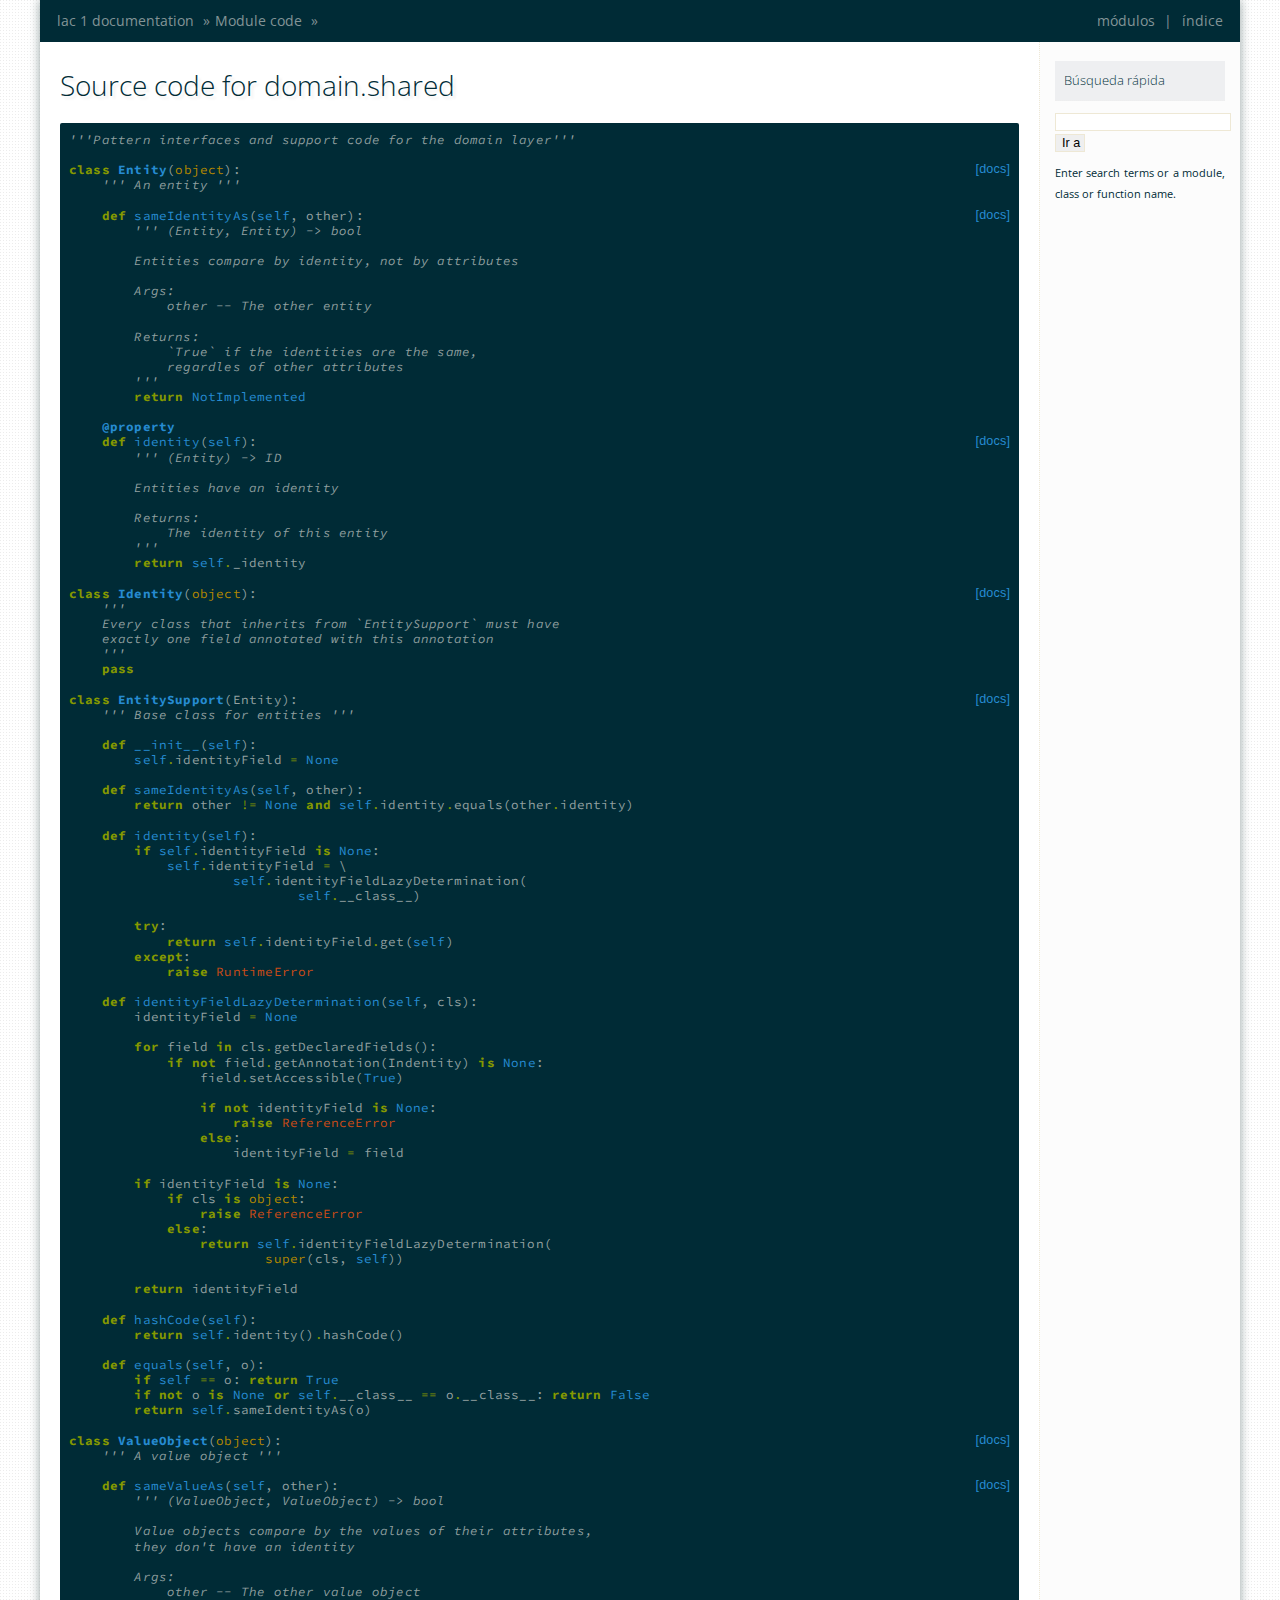
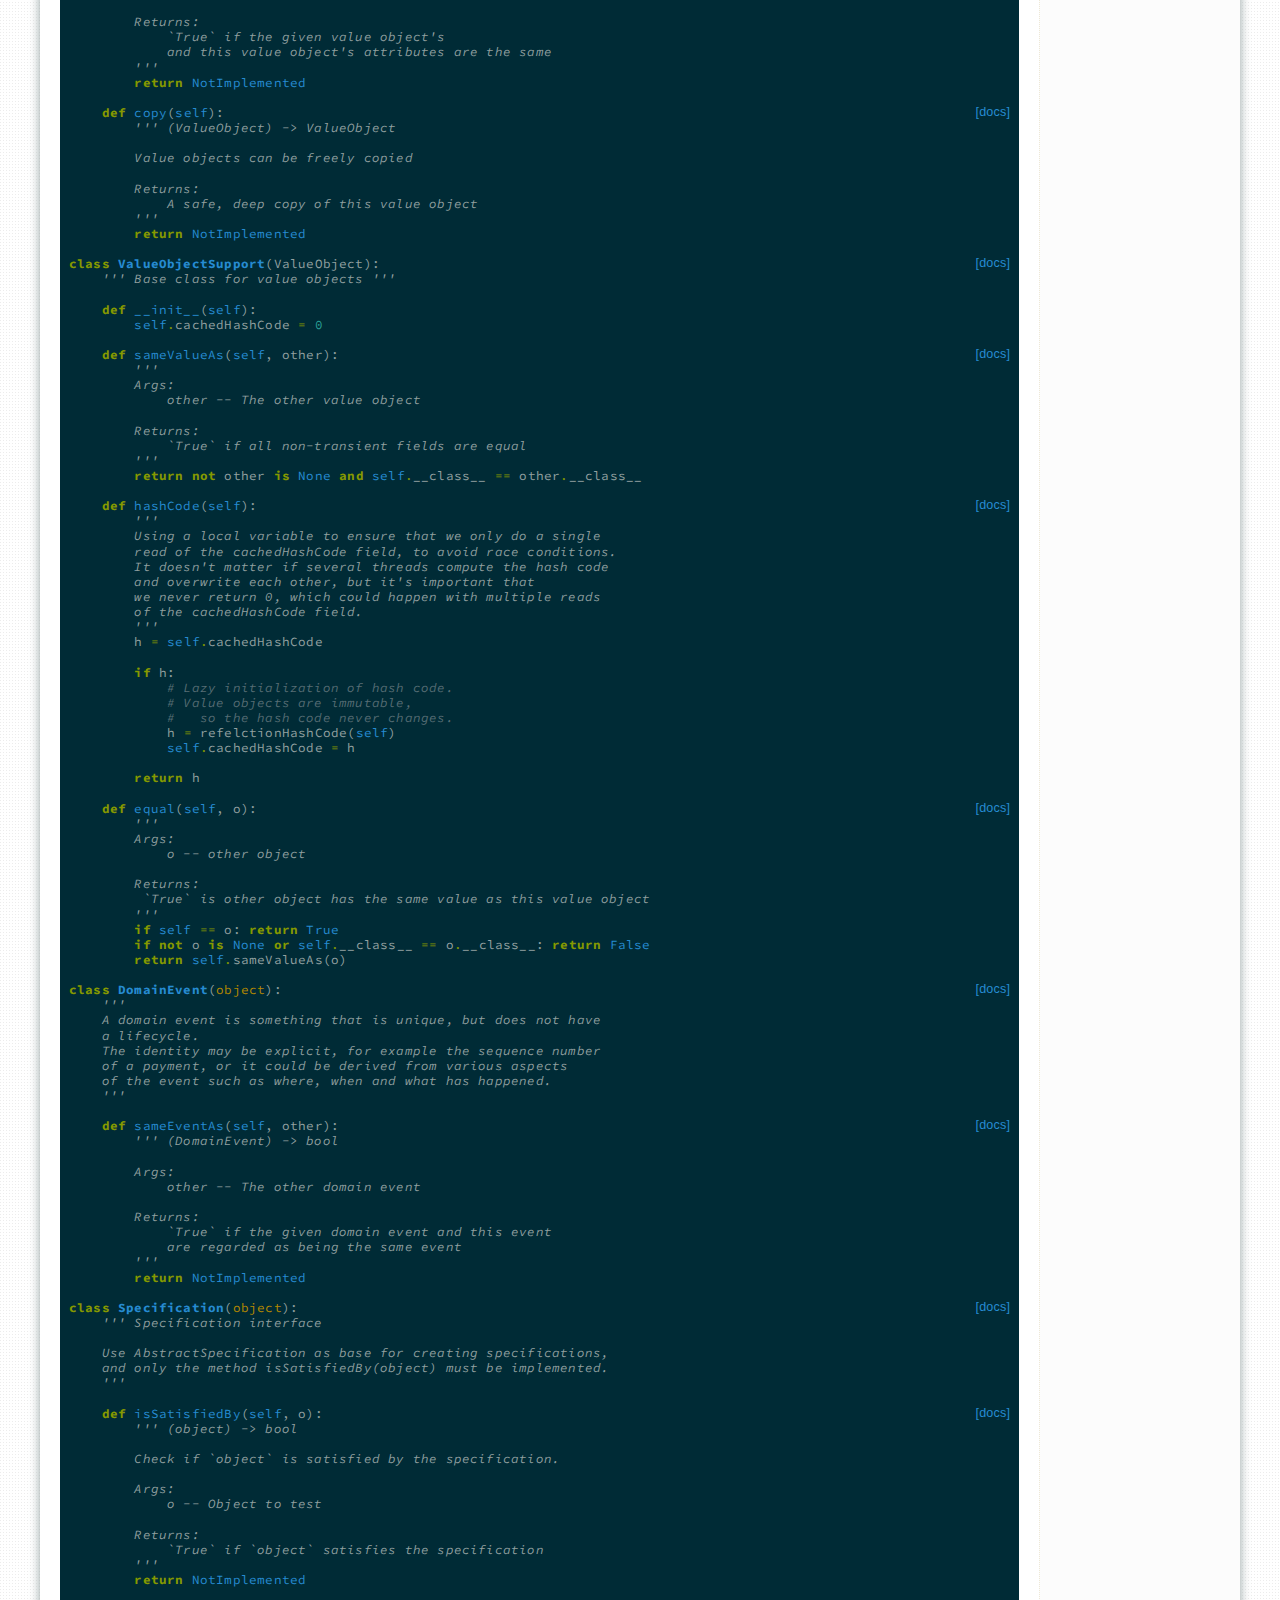
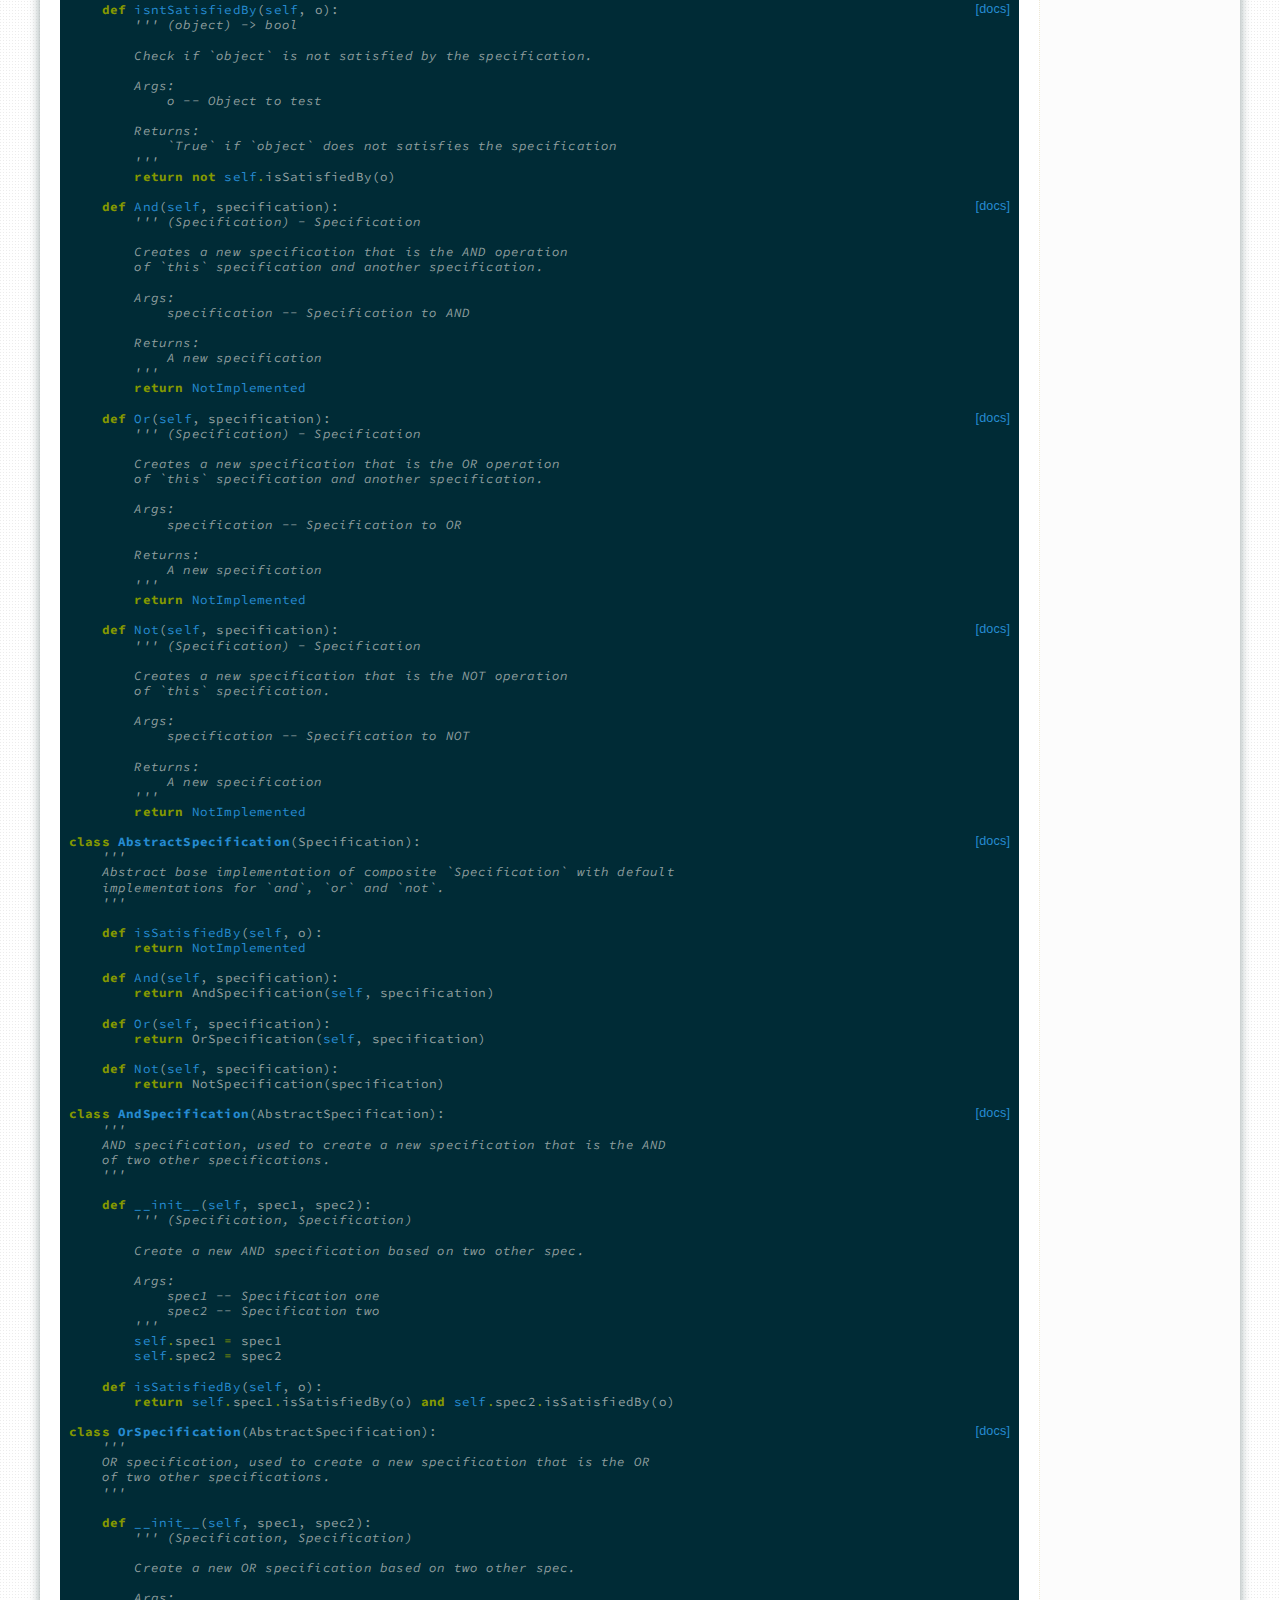
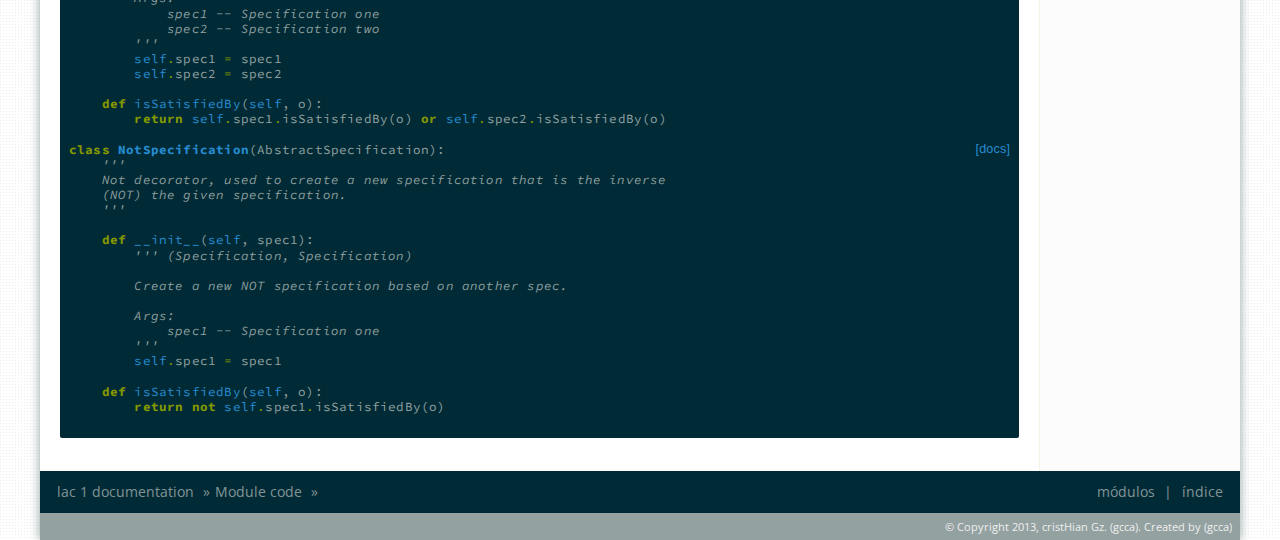
<file: backend/webapp/static/doc/_modules/domain/shared.html>
<!DOCTYPE html>


<html xmlns="http://www.w3.org/1999/xhtml">
  <head>
    <meta http-equiv="Content-Type" content="text/html; charset=utf-8" />
    
    <title>domain.shared &mdash; lac 1 documentation</title>
    
    <link rel="stylesheet" href="../../_static/gcca.css" type="text/css" />
    <link rel="stylesheet" href="../../_static/pygments.css" type="text/css" />
    
    <script type="text/javascript">
      var DOCUMENTATION_OPTIONS = {
        URL_ROOT:    '../../',
        VERSION:     '1',
        COLLAPSE_INDEX: false,
        FILE_SUFFIX: '.html',
        HAS_SOURCE:  true
      };
    </script>
    <script type="text/javascript" src="../../_static/jquery.js"></script>
    <script type="text/javascript" src="../../_static/underscore.js"></script>
    <script type="text/javascript" src="../../_static/doctools.js"></script>
    <script type="text/javascript" src="../../_static/translations.js"></script>
    <link rel="top" title="lac 1 documentation" href="../../index.html" />
    <link rel="up" title="Module code" href="../index.html" /><link href='http://fonts.googleapis.com/css?family=Source+Code+Pro|Open+Sans:300italic,400italic,700italic,400,300,700' rel='stylesheet' type='text/css'>
<link href="../../_static/solarized-dark.css" rel="stylesheet">
  </head>
  <body>
    <div class="related">
      <h3>Navegación</h3>
      <ul>
        <li class="right" style="margin-right: 10px">
          <a href="../../genindex.html" title="Índice General"
             accesskey="I">índice</a></li>
        <li class="right" >
          <a href="../../py-modindex.html" title="Python Module Index"
             >módulos</a> |</li>
        <li><a href="../../index.html">lac 1 documentation</a> &raquo;</li>
          <li><a href="../index.html" accesskey="U">Module code</a> &raquo;</li> 
      </ul>
    </div>
      <div class="sphinxsidebar">
        <div class="sphinxsidebarwrapper">
<div id="searchbox" style="display: none">
  <h3>Búsqueda rápida</h3>
    <form class="search" action="../../search.html" method="get">
      <input type="text" name="q" />
      <input type="submit" value="Ir a" />
      <input type="hidden" name="check_keywords" value="yes" />
      <input type="hidden" name="area" value="default" />
    </form>
    <p class="searchtip" style="font-size: 90%">
    Enter search terms or a module, class or function name.
    </p>
</div>
<script type="text/javascript">$('#searchbox').show(0);</script>
        </div>
      </div>

    <div class="document">
      <div class="documentwrapper">
        <div class="bodywrapper">
          <div class="body">
            
  <h1>Source code for domain.shared</h1><div class="highlight"><pre>
<span class="sd">&#39;&#39;&#39;Pattern interfaces and support code for the domain layer&#39;&#39;&#39;</span>

<div class="viewcode-block" id="Entity"><a class="viewcode-back" href="../../helpdev.html#domain.shared.Entity">[docs]</a><span class="k">class</span> <span class="nc">Entity</span><span class="p">(</span><span class="nb">object</span><span class="p">):</span>
    <span class="sd">&#39;&#39;&#39; An entity &#39;&#39;&#39;</span>

<div class="viewcode-block" id="Entity.sameIdentityAs"><a class="viewcode-back" href="../../helpdev.html#domain.shared.Entity.sameIdentityAs">[docs]</a>    <span class="k">def</span> <span class="nf">sameIdentityAs</span><span class="p">(</span><span class="bp">self</span><span class="p">,</span> <span class="n">other</span><span class="p">):</span>
        <span class="sd">&#39;&#39;&#39; (Entity, Entity) -&gt; bool</span>

<span class="sd">        Entities compare by identity, not by attributes</span>

<span class="sd">        Args:</span>
<span class="sd">            other -- The other entity</span>

<span class="sd">        Returns:</span>
<span class="sd">            `True` if the identities are the same,</span>
<span class="sd">            regardles of other attributes</span>
<span class="sd">        &#39;&#39;&#39;</span>
        <span class="k">return</span> <span class="bp">NotImplemented</span>
</div>
    <span class="nd">@property</span>
<div class="viewcode-block" id="Entity.identity"><a class="viewcode-back" href="../../helpdev.html#domain.shared.Entity.identity">[docs]</a>    <span class="k">def</span> <span class="nf">identity</span><span class="p">(</span><span class="bp">self</span><span class="p">):</span>
        <span class="sd">&#39;&#39;&#39; (Entity) -&gt; ID</span>

<span class="sd">        Entities have an identity</span>

<span class="sd">        Returns:</span>
<span class="sd">            The identity of this entity</span>
<span class="sd">        &#39;&#39;&#39;</span>
        <span class="k">return</span> <span class="bp">self</span><span class="o">.</span><span class="n">_identity</span>
</div></div>
<div class="viewcode-block" id="Identity"><a class="viewcode-back" href="../../helpdev.html#domain.shared.Identity">[docs]</a><span class="k">class</span> <span class="nc">Identity</span><span class="p">(</span><span class="nb">object</span><span class="p">):</span>
    <span class="sd">&#39;&#39;&#39;</span>
<span class="sd">    Every class that inherits from `EntitySupport` must have</span>
<span class="sd">    exactly one field annotated with this annotation</span>
<span class="sd">    &#39;&#39;&#39;</span>
    <span class="k">pass</span>
</div>
<div class="viewcode-block" id="EntitySupport"><a class="viewcode-back" href="../../helpdev.html#domain.shared.EntitySupport">[docs]</a><span class="k">class</span> <span class="nc">EntitySupport</span><span class="p">(</span><span class="n">Entity</span><span class="p">):</span>
    <span class="sd">&#39;&#39;&#39; Base class for entities &#39;&#39;&#39;</span>

    <span class="k">def</span> <span class="nf">__init__</span><span class="p">(</span><span class="bp">self</span><span class="p">):</span>
        <span class="bp">self</span><span class="o">.</span><span class="n">identityField</span> <span class="o">=</span> <span class="bp">None</span>

    <span class="k">def</span> <span class="nf">sameIdentityAs</span><span class="p">(</span><span class="bp">self</span><span class="p">,</span> <span class="n">other</span><span class="p">):</span>
        <span class="k">return</span> <span class="n">other</span> <span class="o">!=</span> <span class="bp">None</span> <span class="ow">and</span> <span class="bp">self</span><span class="o">.</span><span class="n">identity</span><span class="o">.</span><span class="n">equals</span><span class="p">(</span><span class="n">other</span><span class="o">.</span><span class="n">identity</span><span class="p">)</span>

    <span class="k">def</span> <span class="nf">identity</span><span class="p">(</span><span class="bp">self</span><span class="p">):</span>
        <span class="k">if</span> <span class="bp">self</span><span class="o">.</span><span class="n">identityField</span> <span class="ow">is</span> <span class="bp">None</span><span class="p">:</span>
            <span class="bp">self</span><span class="o">.</span><span class="n">identityField</span> <span class="o">=</span> \
                    <span class="bp">self</span><span class="o">.</span><span class="n">identityFieldLazyDetermination</span><span class="p">(</span>
                            <span class="bp">self</span><span class="o">.</span><span class="n">__class__</span><span class="p">)</span>

        <span class="k">try</span><span class="p">:</span>
            <span class="k">return</span> <span class="bp">self</span><span class="o">.</span><span class="n">identityField</span><span class="o">.</span><span class="n">get</span><span class="p">(</span><span class="bp">self</span><span class="p">)</span>
        <span class="k">except</span><span class="p">:</span>
            <span class="k">raise</span> <span class="ne">RuntimeError</span>

    <span class="k">def</span> <span class="nf">identityFieldLazyDetermination</span><span class="p">(</span><span class="bp">self</span><span class="p">,</span> <span class="n">cls</span><span class="p">):</span>
        <span class="n">identityField</span> <span class="o">=</span> <span class="bp">None</span>

        <span class="k">for</span> <span class="n">field</span> <span class="ow">in</span> <span class="n">cls</span><span class="o">.</span><span class="n">getDeclaredFields</span><span class="p">():</span>
            <span class="k">if</span> <span class="ow">not</span> <span class="n">field</span><span class="o">.</span><span class="n">getAnnotation</span><span class="p">(</span><span class="n">Indentity</span><span class="p">)</span> <span class="ow">is</span> <span class="bp">None</span><span class="p">:</span>
                <span class="n">field</span><span class="o">.</span><span class="n">setAccessible</span><span class="p">(</span><span class="bp">True</span><span class="p">)</span>

                <span class="k">if</span> <span class="ow">not</span> <span class="n">identityField</span> <span class="ow">is</span> <span class="bp">None</span><span class="p">:</span>
                    <span class="k">raise</span> <span class="ne">ReferenceError</span>
                <span class="k">else</span><span class="p">:</span>
                    <span class="n">identityField</span> <span class="o">=</span> <span class="n">field</span>

        <span class="k">if</span> <span class="n">identityField</span> <span class="ow">is</span> <span class="bp">None</span><span class="p">:</span>
            <span class="k">if</span> <span class="n">cls</span> <span class="ow">is</span> <span class="nb">object</span><span class="p">:</span>
                <span class="k">raise</span> <span class="ne">ReferenceError</span>
            <span class="k">else</span><span class="p">:</span>
                <span class="k">return</span> <span class="bp">self</span><span class="o">.</span><span class="n">identityFieldLazyDetermination</span><span class="p">(</span>
                        <span class="nb">super</span><span class="p">(</span><span class="n">cls</span><span class="p">,</span> <span class="bp">self</span><span class="p">))</span>

        <span class="k">return</span> <span class="n">identityField</span>

    <span class="k">def</span> <span class="nf">hashCode</span><span class="p">(</span><span class="bp">self</span><span class="p">):</span>
        <span class="k">return</span> <span class="bp">self</span><span class="o">.</span><span class="n">identity</span><span class="p">()</span><span class="o">.</span><span class="n">hashCode</span><span class="p">()</span>

    <span class="k">def</span> <span class="nf">equals</span><span class="p">(</span><span class="bp">self</span><span class="p">,</span> <span class="n">o</span><span class="p">):</span>
        <span class="k">if</span> <span class="bp">self</span> <span class="o">==</span> <span class="n">o</span><span class="p">:</span> <span class="k">return</span> <span class="bp">True</span>
        <span class="k">if</span> <span class="ow">not</span> <span class="n">o</span> <span class="ow">is</span> <span class="bp">None</span> <span class="ow">or</span> <span class="bp">self</span><span class="o">.</span><span class="n">__class__</span> <span class="o">==</span> <span class="n">o</span><span class="o">.</span><span class="n">__class__</span><span class="p">:</span> <span class="k">return</span> <span class="bp">False</span>
        <span class="k">return</span> <span class="bp">self</span><span class="o">.</span><span class="n">sameIdentityAs</span><span class="p">(</span><span class="n">o</span><span class="p">)</span>
</div>
<div class="viewcode-block" id="ValueObject"><a class="viewcode-back" href="../../helpdev.html#domain.shared.ValueObject">[docs]</a><span class="k">class</span> <span class="nc">ValueObject</span><span class="p">(</span><span class="nb">object</span><span class="p">):</span>
    <span class="sd">&#39;&#39;&#39; A value object &#39;&#39;&#39;</span>

<div class="viewcode-block" id="ValueObject.sameValueAs"><a class="viewcode-back" href="../../helpdev.html#domain.shared.ValueObject.sameValueAs">[docs]</a>    <span class="k">def</span> <span class="nf">sameValueAs</span><span class="p">(</span><span class="bp">self</span><span class="p">,</span> <span class="n">other</span><span class="p">):</span>
        <span class="sd">&#39;&#39;&#39; (ValueObject, ValueObject) -&gt; bool</span>

<span class="sd">        Value objects compare by the values of their attributes,</span>
<span class="sd">        they don&#39;t have an identity</span>

<span class="sd">        Args:</span>
<span class="sd">            other -- The other value object</span>

<span class="sd">        Returns:</span>
<span class="sd">            `True` if the given value object&#39;s</span>
<span class="sd">            and this value object&#39;s attributes are the same</span>
<span class="sd">        &#39;&#39;&#39;</span>
        <span class="k">return</span> <span class="bp">NotImplemented</span>
</div>
<div class="viewcode-block" id="ValueObject.copy"><a class="viewcode-back" href="../../helpdev.html#domain.shared.ValueObject.copy">[docs]</a>    <span class="k">def</span> <span class="nf">copy</span><span class="p">(</span><span class="bp">self</span><span class="p">):</span>
        <span class="sd">&#39;&#39;&#39; (ValueObject) -&gt; ValueObject</span>

<span class="sd">        Value objects can be freely copied</span>

<span class="sd">        Returns:</span>
<span class="sd">            A safe, deep copy of this value object</span>
<span class="sd">        &#39;&#39;&#39;</span>
        <span class="k">return</span> <span class="bp">NotImplemented</span>
</div></div>
<div class="viewcode-block" id="ValueObjectSupport"><a class="viewcode-back" href="../../helpdev.html#domain.shared.ValueObjectSupport">[docs]</a><span class="k">class</span> <span class="nc">ValueObjectSupport</span><span class="p">(</span><span class="n">ValueObject</span><span class="p">):</span>
    <span class="sd">&#39;&#39;&#39; Base class for value objects &#39;&#39;&#39;</span>

    <span class="k">def</span> <span class="nf">__init__</span><span class="p">(</span><span class="bp">self</span><span class="p">):</span>
        <span class="bp">self</span><span class="o">.</span><span class="n">cachedHashCode</span> <span class="o">=</span> <span class="mi">0</span>

<div class="viewcode-block" id="ValueObjectSupport.sameValueAs"><a class="viewcode-back" href="../../helpdev.html#domain.shared.ValueObjectSupport.sameValueAs">[docs]</a>    <span class="k">def</span> <span class="nf">sameValueAs</span><span class="p">(</span><span class="bp">self</span><span class="p">,</span> <span class="n">other</span><span class="p">):</span>
        <span class="sd">&#39;&#39;&#39;</span>
<span class="sd">        Args:</span>
<span class="sd">            other -- The other value object</span>

<span class="sd">        Returns:</span>
<span class="sd">            `True` if all non-transient fields are equal</span>
<span class="sd">        &#39;&#39;&#39;</span>
        <span class="k">return</span> <span class="ow">not</span> <span class="n">other</span> <span class="ow">is</span> <span class="bp">None</span> <span class="ow">and</span> <span class="bp">self</span><span class="o">.</span><span class="n">__class__</span> <span class="o">==</span> <span class="n">other</span><span class="o">.</span><span class="n">__class__</span>
</div>
<div class="viewcode-block" id="ValueObjectSupport.hashCode"><a class="viewcode-back" href="../../helpdev.html#domain.shared.ValueObjectSupport.hashCode">[docs]</a>    <span class="k">def</span> <span class="nf">hashCode</span><span class="p">(</span><span class="bp">self</span><span class="p">):</span>
        <span class="sd">&#39;&#39;&#39;</span>
<span class="sd">        Using a local variable to ensure that we only do a single</span>
<span class="sd">        read of the cachedHashCode field, to avoid race conditions.</span>
<span class="sd">        It doesn&#39;t matter if several threads compute the hash code</span>
<span class="sd">        and overwrite each other, but it&#39;s important that</span>
<span class="sd">        we never return 0, which could happen with multiple reads</span>
<span class="sd">        of the cachedHashCode field.</span>
<span class="sd">        &#39;&#39;&#39;</span>
        <span class="n">h</span> <span class="o">=</span> <span class="bp">self</span><span class="o">.</span><span class="n">cachedHashCode</span>

        <span class="k">if</span> <span class="n">h</span><span class="p">:</span>
            <span class="c"># Lazy initialization of hash code.</span>
            <span class="c"># Value objects are immutable,</span>
            <span class="c">#   so the hash code never changes.</span>
            <span class="n">h</span> <span class="o">=</span> <span class="n">refelctionHashCode</span><span class="p">(</span><span class="bp">self</span><span class="p">)</span>
            <span class="bp">self</span><span class="o">.</span><span class="n">cachedHashCode</span> <span class="o">=</span> <span class="n">h</span>

        <span class="k">return</span> <span class="n">h</span>
</div>
<div class="viewcode-block" id="ValueObjectSupport.equal"><a class="viewcode-back" href="../../helpdev.html#domain.shared.ValueObjectSupport.equal">[docs]</a>    <span class="k">def</span> <span class="nf">equal</span><span class="p">(</span><span class="bp">self</span><span class="p">,</span> <span class="n">o</span><span class="p">):</span>
        <span class="sd">&#39;&#39;&#39;</span>
<span class="sd">        Args:</span>
<span class="sd">            o -- other object</span>

<span class="sd">        Returns:</span>
<span class="sd">         `True` is other object has the same value as this value object</span>
<span class="sd">        &#39;&#39;&#39;</span>
        <span class="k">if</span> <span class="bp">self</span> <span class="o">==</span> <span class="n">o</span><span class="p">:</span> <span class="k">return</span> <span class="bp">True</span>
        <span class="k">if</span> <span class="ow">not</span> <span class="n">o</span> <span class="ow">is</span> <span class="bp">None</span> <span class="ow">or</span> <span class="bp">self</span><span class="o">.</span><span class="n">__class__</span> <span class="o">==</span> <span class="n">o</span><span class="o">.</span><span class="n">__class__</span><span class="p">:</span> <span class="k">return</span> <span class="bp">False</span>
        <span class="k">return</span> <span class="bp">self</span><span class="o">.</span><span class="n">sameValueAs</span><span class="p">(</span><span class="n">o</span><span class="p">)</span>
</div></div>
<div class="viewcode-block" id="DomainEvent"><a class="viewcode-back" href="../../helpdev.html#domain.shared.DomainEvent">[docs]</a><span class="k">class</span> <span class="nc">DomainEvent</span><span class="p">(</span><span class="nb">object</span><span class="p">):</span>
    <span class="sd">&#39;&#39;&#39;</span>
<span class="sd">    A domain event is something that is unique, but does not have</span>
<span class="sd">    a lifecycle.</span>
<span class="sd">    The identity may be explicit, for example the sequence number</span>
<span class="sd">    of a payment, or it could be derived from various aspects</span>
<span class="sd">    of the event such as where, when and what has happened.</span>
<span class="sd">    &#39;&#39;&#39;</span>

<div class="viewcode-block" id="DomainEvent.sameEventAs"><a class="viewcode-back" href="../../helpdev.html#domain.shared.DomainEvent.sameEventAs">[docs]</a>    <span class="k">def</span> <span class="nf">sameEventAs</span><span class="p">(</span><span class="bp">self</span><span class="p">,</span> <span class="n">other</span><span class="p">):</span>
        <span class="sd">&#39;&#39;&#39; (DomainEvent) -&gt; bool</span>

<span class="sd">        Args:</span>
<span class="sd">            other -- The other domain event</span>

<span class="sd">        Returns:</span>
<span class="sd">            `True` if the given domain event and this event</span>
<span class="sd">            are regarded as being the same event</span>
<span class="sd">        &#39;&#39;&#39;</span>
        <span class="k">return</span> <span class="bp">NotImplemented</span>
</div></div>
<div class="viewcode-block" id="Specification"><a class="viewcode-back" href="../../helpdev.html#domain.shared.Specification">[docs]</a><span class="k">class</span> <span class="nc">Specification</span><span class="p">(</span><span class="nb">object</span><span class="p">):</span>
    <span class="sd">&#39;&#39;&#39; Specification interface</span>

<span class="sd">    Use AbstractSpecification as base for creating specifications,</span>
<span class="sd">    and only the method isSatisfiedBy(object) must be implemented.</span>
<span class="sd">    &#39;&#39;&#39;</span>

<div class="viewcode-block" id="Specification.isSatisfiedBy"><a class="viewcode-back" href="../../helpdev.html#domain.shared.Specification.isSatisfiedBy">[docs]</a>    <span class="k">def</span> <span class="nf">isSatisfiedBy</span><span class="p">(</span><span class="bp">self</span><span class="p">,</span> <span class="n">o</span><span class="p">):</span>
        <span class="sd">&#39;&#39;&#39; (object) -&gt; bool</span>

<span class="sd">        Check if `object` is satisfied by the specification.</span>

<span class="sd">        Args:</span>
<span class="sd">            o -- Object to test</span>

<span class="sd">        Returns:</span>
<span class="sd">            `True` if `object` satisfies the specification</span>
<span class="sd">        &#39;&#39;&#39;</span>
        <span class="k">return</span> <span class="bp">NotImplemented</span>
</div>
<div class="viewcode-block" id="Specification.isntSatisfiedBy"><a class="viewcode-back" href="../../helpdev.html#domain.shared.Specification.isntSatisfiedBy">[docs]</a>    <span class="k">def</span> <span class="nf">isntSatisfiedBy</span><span class="p">(</span><span class="bp">self</span><span class="p">,</span> <span class="n">o</span><span class="p">):</span>
        <span class="sd">&#39;&#39;&#39; (object) -&gt; bool</span>

<span class="sd">        Check if `object` is not satisfied by the specification.</span>

<span class="sd">        Args:</span>
<span class="sd">            o -- Object to test</span>

<span class="sd">        Returns:</span>
<span class="sd">            `True` if `object` does not satisfies the specification</span>
<span class="sd">        &#39;&#39;&#39;</span>
        <span class="k">return</span> <span class="ow">not</span> <span class="bp">self</span><span class="o">.</span><span class="n">isSatisfiedBy</span><span class="p">(</span><span class="n">o</span><span class="p">)</span>
</div>
<div class="viewcode-block" id="Specification.And"><a class="viewcode-back" href="../../helpdev.html#domain.shared.Specification.And">[docs]</a>    <span class="k">def</span> <span class="nf">And</span><span class="p">(</span><span class="bp">self</span><span class="p">,</span> <span class="n">specification</span><span class="p">):</span>
        <span class="sd">&#39;&#39;&#39; (Specification) - Specification</span>

<span class="sd">        Creates a new specification that is the AND operation</span>
<span class="sd">        of `this` specification and another specification.</span>

<span class="sd">        Args:</span>
<span class="sd">            specification -- Specification to AND</span>

<span class="sd">        Returns:</span>
<span class="sd">            A new specification</span>
<span class="sd">        &#39;&#39;&#39;</span>
        <span class="k">return</span> <span class="bp">NotImplemented</span>
</div>
<div class="viewcode-block" id="Specification.Or"><a class="viewcode-back" href="../../helpdev.html#domain.shared.Specification.Or">[docs]</a>    <span class="k">def</span> <span class="nf">Or</span><span class="p">(</span><span class="bp">self</span><span class="p">,</span> <span class="n">specification</span><span class="p">):</span>
        <span class="sd">&#39;&#39;&#39; (Specification) - Specification</span>

<span class="sd">        Creates a new specification that is the OR operation</span>
<span class="sd">        of `this` specification and another specification.</span>

<span class="sd">        Args:</span>
<span class="sd">            specification -- Specification to OR</span>

<span class="sd">        Returns:</span>
<span class="sd">            A new specification</span>
<span class="sd">        &#39;&#39;&#39;</span>
        <span class="k">return</span> <span class="bp">NotImplemented</span>
</div>
<div class="viewcode-block" id="Specification.Not"><a class="viewcode-back" href="../../helpdev.html#domain.shared.Specification.Not">[docs]</a>    <span class="k">def</span> <span class="nf">Not</span><span class="p">(</span><span class="bp">self</span><span class="p">,</span> <span class="n">specification</span><span class="p">):</span>
        <span class="sd">&#39;&#39;&#39; (Specification) - Specification</span>

<span class="sd">        Creates a new specification that is the NOT operation</span>
<span class="sd">        of `this` specification.</span>

<span class="sd">        Args:</span>
<span class="sd">            specification -- Specification to NOT</span>

<span class="sd">        Returns:</span>
<span class="sd">            A new specification</span>
<span class="sd">        &#39;&#39;&#39;</span>
        <span class="k">return</span> <span class="bp">NotImplemented</span>
</div></div>
<div class="viewcode-block" id="AbstractSpecification"><a class="viewcode-back" href="../../helpdev.html#domain.shared.AbstractSpecification">[docs]</a><span class="k">class</span> <span class="nc">AbstractSpecification</span><span class="p">(</span><span class="n">Specification</span><span class="p">):</span>
    <span class="sd">&#39;&#39;&#39;</span>
<span class="sd">    Abstract base implementation of composite `Specification` with default</span>
<span class="sd">    implementations for `and`, `or` and `not`.</span>
<span class="sd">    &#39;&#39;&#39;</span>

    <span class="k">def</span> <span class="nf">isSatisfiedBy</span><span class="p">(</span><span class="bp">self</span><span class="p">,</span> <span class="n">o</span><span class="p">):</span>
        <span class="k">return</span> <span class="bp">NotImplemented</span>

    <span class="k">def</span> <span class="nf">And</span><span class="p">(</span><span class="bp">self</span><span class="p">,</span> <span class="n">specification</span><span class="p">):</span>
        <span class="k">return</span> <span class="n">AndSpecification</span><span class="p">(</span><span class="bp">self</span><span class="p">,</span> <span class="n">specification</span><span class="p">)</span>

    <span class="k">def</span> <span class="nf">Or</span><span class="p">(</span><span class="bp">self</span><span class="p">,</span> <span class="n">specification</span><span class="p">):</span>
        <span class="k">return</span> <span class="n">OrSpecification</span><span class="p">(</span><span class="bp">self</span><span class="p">,</span> <span class="n">specification</span><span class="p">)</span>

    <span class="k">def</span> <span class="nf">Not</span><span class="p">(</span><span class="bp">self</span><span class="p">,</span> <span class="n">specification</span><span class="p">):</span>
        <span class="k">return</span> <span class="n">NotSpecification</span><span class="p">(</span><span class="n">specification</span><span class="p">)</span>
</div>
<div class="viewcode-block" id="AndSpecification"><a class="viewcode-back" href="../../helpdev.html#domain.shared.AndSpecification">[docs]</a><span class="k">class</span> <span class="nc">AndSpecification</span><span class="p">(</span><span class="n">AbstractSpecification</span><span class="p">):</span>
    <span class="sd">&#39;&#39;&#39;</span>
<span class="sd">    AND specification, used to create a new specification that is the AND</span>
<span class="sd">    of two other specifications.</span>
<span class="sd">    &#39;&#39;&#39;</span>

    <span class="k">def</span> <span class="nf">__init__</span><span class="p">(</span><span class="bp">self</span><span class="p">,</span> <span class="n">spec1</span><span class="p">,</span> <span class="n">spec2</span><span class="p">):</span>
        <span class="sd">&#39;&#39;&#39; (Specification, Specification)</span>

<span class="sd">        Create a new AND specification based on two other spec.</span>

<span class="sd">        Args:</span>
<span class="sd">            spec1 -- Specification one</span>
<span class="sd">            spec2 -- Specification two</span>
<span class="sd">        &#39;&#39;&#39;</span>
        <span class="bp">self</span><span class="o">.</span><span class="n">spec1</span> <span class="o">=</span> <span class="n">spec1</span>
        <span class="bp">self</span><span class="o">.</span><span class="n">spec2</span> <span class="o">=</span> <span class="n">spec2</span>

    <span class="k">def</span> <span class="nf">isSatisfiedBy</span><span class="p">(</span><span class="bp">self</span><span class="p">,</span> <span class="n">o</span><span class="p">):</span>
        <span class="k">return</span> <span class="bp">self</span><span class="o">.</span><span class="n">spec1</span><span class="o">.</span><span class="n">isSatisfiedBy</span><span class="p">(</span><span class="n">o</span><span class="p">)</span> <span class="ow">and</span> <span class="bp">self</span><span class="o">.</span><span class="n">spec2</span><span class="o">.</span><span class="n">isSatisfiedBy</span><span class="p">(</span><span class="n">o</span><span class="p">)</span>
</div>
<div class="viewcode-block" id="OrSpecification"><a class="viewcode-back" href="../../helpdev.html#domain.shared.OrSpecification">[docs]</a><span class="k">class</span> <span class="nc">OrSpecification</span><span class="p">(</span><span class="n">AbstractSpecification</span><span class="p">):</span>
    <span class="sd">&#39;&#39;&#39;</span>
<span class="sd">    OR specification, used to create a new specification that is the OR</span>
<span class="sd">    of two other specifications.</span>
<span class="sd">    &#39;&#39;&#39;</span>

    <span class="k">def</span> <span class="nf">__init__</span><span class="p">(</span><span class="bp">self</span><span class="p">,</span> <span class="n">spec1</span><span class="p">,</span> <span class="n">spec2</span><span class="p">):</span>
        <span class="sd">&#39;&#39;&#39; (Specification, Specification)</span>

<span class="sd">        Create a new OR specification based on two other spec.</span>

<span class="sd">        Args:</span>
<span class="sd">            spec1 -- Specification one</span>
<span class="sd">            spec2 -- Specification two</span>
<span class="sd">        &#39;&#39;&#39;</span>
        <span class="bp">self</span><span class="o">.</span><span class="n">spec1</span> <span class="o">=</span> <span class="n">spec1</span>
        <span class="bp">self</span><span class="o">.</span><span class="n">spec2</span> <span class="o">=</span> <span class="n">spec2</span>

    <span class="k">def</span> <span class="nf">isSatisfiedBy</span><span class="p">(</span><span class="bp">self</span><span class="p">,</span> <span class="n">o</span><span class="p">):</span>
        <span class="k">return</span> <span class="bp">self</span><span class="o">.</span><span class="n">spec1</span><span class="o">.</span><span class="n">isSatisfiedBy</span><span class="p">(</span><span class="n">o</span><span class="p">)</span> <span class="ow">or</span> <span class="bp">self</span><span class="o">.</span><span class="n">spec2</span><span class="o">.</span><span class="n">isSatisfiedBy</span><span class="p">(</span><span class="n">o</span><span class="p">)</span>
</div>
<div class="viewcode-block" id="NotSpecification"><a class="viewcode-back" href="../../helpdev.html#domain.shared.NotSpecification">[docs]</a><span class="k">class</span> <span class="nc">NotSpecification</span><span class="p">(</span><span class="n">AbstractSpecification</span><span class="p">):</span>
    <span class="sd">&#39;&#39;&#39;</span>
<span class="sd">    Not decorator, used to create a new specification that is the inverse</span>
<span class="sd">    (NOT) the given specification.</span>
<span class="sd">    &#39;&#39;&#39;</span>

    <span class="k">def</span> <span class="nf">__init__</span><span class="p">(</span><span class="bp">self</span><span class="p">,</span> <span class="n">spec1</span><span class="p">):</span>
        <span class="sd">&#39;&#39;&#39; (Specification, Specification)</span>

<span class="sd">        Create a new NOT specification based on another spec.</span>

<span class="sd">        Args:</span>
<span class="sd">            spec1 -- Specification one</span>
<span class="sd">        &#39;&#39;&#39;</span>
        <span class="bp">self</span><span class="o">.</span><span class="n">spec1</span> <span class="o">=</span> <span class="n">spec1</span>

    <span class="k">def</span> <span class="nf">isSatisfiedBy</span><span class="p">(</span><span class="bp">self</span><span class="p">,</span> <span class="n">o</span><span class="p">):</span>
        <span class="k">return</span> <span class="ow">not</span> <span class="bp">self</span><span class="o">.</span><span class="n">spec1</span><span class="o">.</span><span class="n">isSatisfiedBy</span><span class="p">(</span><span class="n">o</span><span class="p">)</span></div>
</pre></div>

          </div>
        </div>
      </div>
      <div class="clearer"></div>
    </div>
    <div class="related">
      <h3>Navegación</h3>
      <ul>
        <li class="right" style="margin-right: 10px">
          <a href="../../genindex.html" title="Índice General"
             >índice</a></li>
        <li class="right" >
          <a href="../../py-modindex.html" title="Python Module Index"
             >módulos</a> |</li>
        <li><a href="../../index.html">lac 1 documentation</a> &raquo;</li>
          <li><a href="../index.html" >Module code</a> &raquo;</li> 
      </ul>
    </div>
    <div class="footer">
        &copy; Copyright 2013, cristHian Gz. (gcca).
    Created by <a href="https://launchpad.net/~gcca">(gcca)</a>
    </div>
  </body>
</html>
</file>
<file: backend/webapp/static/doc/_static/gcca.css>
/* solar.css
 * Modified from sphinxdoc.css of the sphinxdoc theme.
*/

@import url("basic.css");

/* -- page layout ----------------------------------------------------------- */

body {
    font-family: 'Open Sans', sans-serif;
    font-size: 14px;
    line-height: 150%;
    text-align: center;
    color: #002b36;
    padding: 0;
    margin: 0px 40px 0px 40px;
    min-width: 900px;
    -moz-box-shadow: 0px 0px 10px #93a1a1;
    -webkit-box-shadow: 0px 0px 10px #93a1a1;
    box-shadow: 0px 0px 10px #93a1a1;
    background: url("subtle_dots.png") repeat;

}

div.document {
    background-color: #fcfcfc;
    text-align: left;
    background-repeat: repeat-x;
}

div.bodywrapper {
    margin: 0 200px 0 0;
    border-right: 1px dotted #eee8d5;
}

div.body {
    background-color: white;
    margin: 0;
    padding: 0.5em 20px 20px 20px;
}

div.related {
    font-size: 1em;
    background: #002b36;
    color: #839496;
    padding: 5px 0px;
}

div.related ul {
    height: 2em;
    margin: 2px;
}

div.related ul li {
    margin: 0;
    padding: 0;
    height: 2em;
    float: left;
}

div.related ul li.right {
    float: right;
    margin-right: 5px;
}

div.related ul li a {
    margin: 0;
    padding: 2px 5px;
    line-height: 2em;
    text-decoration: none;
    color: #839496;
}

div.related ul li a:hover {
    background-color: #073642;
    -webkit-border-radius: 2px;
    -moz-border-radius: 2px;
    border-radius: 2px;
}

div.sphinxsidebarwrapper {
    padding: 0;
}

div.sphinxsidebar {
    margin: 0;
    padding: 0.5em 15px 15px 0;
    width: 170px;
    float: right;
    font-size: 0.9em;
    text-align: left;
}

div.sphinxsidebar h3, div.sphinxsidebar h4 {
    margin: 1em 0 0.5em 0;
    font-size: 1em;
    padding: 0.7em;
    background-color: #eeeff1;
}

div.sphinxsidebar h3 a {
    color: #2E3436;
}

div.sphinxsidebar ul {
    padding-left: 1.5em;
    margin-top: 7px;
    padding: 0;
    line-height: 150%;
    color: #586e75;
}

div.sphinxsidebar ul ul {
    margin-left: 20px;
}

div.sphinxsidebar input {
    border: 1px solid #eee8d5;
}

div.footer {
    background-color: #93a1a1;
    color: #eee;
    padding: 3px 8px 3px 0;
    clear: both;
    font-size: 0.8em;
    text-align: right;
}

div.footer a {
    color: #eee;
    text-decoration: none;
}

/* -- body styles ----------------------------------------------------------- */

p {
    margin: 0.8em 0 0.5em 0;
}

div.body a, div.sphinxsidebarwrapper a {
    color: #268bd2;
    text-decoration: none;
}

div.body a:hover, div.sphinxsidebarwrapper a:hover {
    border-bottom: 1px solid #268bd2;
}

h1, h2, h3, h4, h5, h6 {
    font-family: "Open Sans", sans-serif;
    font-weight: 300;
}

h1 {
    margin: 0;
    padding: 0.7em 0 0.3em 0;
    line-height: 1.2em;
    color: #002b36;
    text-shadow: #eee 0.1em 0.1em 0.1em;
}

h2 {
    margin: 1.3em 0 0.2em 0;
    padding: 0 0 10px 0;
    color: #073642;
    border-bottom: 1px solid #eee;
}

h3 {
    margin: 1em 0 -0.3em 0;
    padding-bottom: 5px;
}

h3, h4, h5, h6 {
    color: #073642;
	border-bottom: 1px dotted #eee;
}

div.body h1 a, div.body h2 a, div.body h3 a, div.body h4 a, div.body h5 a, div.body h6 a {
    color: #657B83!important;
}

h1 a.anchor, h2 a.anchor, h3 a.anchor, h4 a.anchor, h5 a.anchor, h6 a.anchor {
    display: none;
    margin: 0 0 0 0.3em;
    padding: 0 0.2em 0 0.2em;
    color: #aaa!important;
}

h1:hover a.anchor, h2:hover a.anchor, h3:hover a.anchor, h4:hover a.anchor,
h5:hover a.anchor, h6:hover a.anchor {
    display: inline;
}

h1 a.anchor:hover, h2 a.anchor:hover, h3 a.anchor:hover, h4 a.anchor:hover,
h5 a.anchor:hover, h6 a.anchor:hover {
    color: #777;
    background-color: #eee;
}

a.headerlink {
    color: #c60f0f!important;
    font-size: 1em;
    margin-left: 6px;
    padding: 0 4px 0 4px;
    text-decoration: none!important;
}

a.headerlink:hover {
    background-color: #ccc;
    color: white!important;
}


cite, code, tt {
    font-family: 'Source Code Pro', monospace;
	font-size: 0.9em;
    letter-spacing: 0.01em;
    background-color: #eeeff2;
    font-style: normal;
}

hr {
    border: 1px solid #eee;
    margin: 2em;
}

.highlight {
    -webkit-border-radius: 2px;
    -moz-border-radius: 2px;
    border-radius: 2px;
}

pre {
    font-family: 'Source Code Pro', monospace;
    font-style: normal;
	font-size: 0.9em;
    letter-spacing: 0.015em;
    line-height: 120%;
    padding: 0.7em;
	white-space: pre-wrap;       /* css-3 */
	white-space: -moz-pre-wrap;  /* Mozilla, since 1999 */
	white-space: -pre-wrap;      /* Opera 4-6 */
	white-space: -o-pre-wrap;    /* Opera 7 */
	word-wrap: break-word;       /* Internet Explorer 5.5+ */
}

pre a {
    color: inherit;
    text-decoration: underline;
}

td.linenos pre {
    padding: 0.5em 0;
}

div.quotebar {
    background-color: #f8f8f8;
    max-width: 250px;
    float: right;
    padding: 2px 7px;
    border: 1px solid #ccc;
}

div.topic {
    background-color: #f8f8f8;
}

table {
    border-collapse: collapse;
    margin: 0 -0.5em 0 -0.5em;
    min-width: 80%;
}

table td, table th {
    padding: 0.2em 0.5em 0.2em 0.5em;
}

div.admonition {
    font-size: 0.9em;
    margin: 1em 0 1em 0;
    border: 1px solid #eee;
    background-color: #f7f7f7;
    padding: 0;
    -moz-box-shadow: 0px 8px 6px -8px #93a1a1;
    -webkit-box-shadow: 0px 8px 6px -8px #93a1a1;
    box-shadow: 0px 8px 6px -8px #93a1a1;
}

div.admonition p {
    margin: 0.5em 1em 0.5em 1em;
    padding: 0.2em;
}

div.admonition pre {
    margin: 0.4em 1em 0.4em 1em;
}

div.admonition p.admonition-title
{
    margin: 0;
    padding: 0.2em 0 0.2em 0.6em;
    color: white;
    border-bottom: 1px solid #eee8d5;
    font-weight: bold;
    background-color: #268bd2;
}

div.warning p.admonition-title,
div.important p.admonition-title {
    background-color: #cb4b16;
}

div.hint p.admonition-title,
div.tip p.admonition-title {
    background-color: #859900;
}

div.caution p.admonition-title,
div.attention p.admonition-title,
div.danger p.admonition-title,
div.error p.admonition-title {
    background-color: #dc322f;
}

div.admonition ul, div.admonition ol {
    margin: 0.1em 0.5em 0.5em 3em;
    padding: 0;
}

div.versioninfo {
    margin: 1em 0 0 0;
    border: 1px solid #eee;
    background-color: #DDEAF0;
    padding: 8px;
    line-height: 1.3em;
    font-size: 0.9em;
}

div.viewcode-block:target {
    background-color: #f4debf;
    border-top: 1px solid #eee;
    border-bottom: 1px solid #eee;
}

dt {
    font-weight: bold;
}

p, dd {
    text-align: justify;
}
</file>
<file: backend/webapp/static/doc/_static/pygments.css>
.highlight .hll { background-color: #ffffcc }
.highlight  { background: #eeffcc; }
.highlight .c { color: #408090; font-style: italic } /* Comment */
.highlight .err { border: 1px solid #FF0000 } /* Error */
.highlight .k { color: #007020; font-weight: bold } /* Keyword */
.highlight .o { color: #666666 } /* Operator */
.highlight .cm { color: #408090; font-style: italic } /* Comment.Multiline */
.highlight .cp { color: #007020 } /* Comment.Preproc */
.highlight .c1 { color: #408090; font-style: italic } /* Comment.Single */
.highlight .cs { color: #408090; background-color: #fff0f0 } /* Comment.Special */
.highlight .gd { color: #A00000 } /* Generic.Deleted */
.highlight .ge { font-style: italic } /* Generic.Emph */
.highlight .gr { color: #FF0000 } /* Generic.Error */
.highlight .gh { color: #000080; font-weight: bold } /* Generic.Heading */
.highlight .gi { color: #00A000 } /* Generic.Inserted */
.highlight .go { color: #333333 } /* Generic.Output */
.highlight .gp { color: #c65d09; font-weight: bold } /* Generic.Prompt */
.highlight .gs { font-weight: bold } /* Generic.Strong */
.highlight .gu { color: #800080; font-weight: bold } /* Generic.Subheading */
.highlight .gt { color: #0044DD } /* Generic.Traceback */
.highlight .kc { color: #007020; font-weight: bold } /* Keyword.Constant */
.highlight .kd { color: #007020; font-weight: bold } /* Keyword.Declaration */
.highlight .kn { color: #007020; font-weight: bold } /* Keyword.Namespace */
.highlight .kp { color: #007020 } /* Keyword.Pseudo */
.highlight .kr { color: #007020; font-weight: bold } /* Keyword.Reserved */
.highlight .kt { color: #902000 } /* Keyword.Type */
.highlight .m { color: #208050 } /* Literal.Number */
.highlight .s { color: #4070a0 } /* Literal.String */
.highlight .na { color: #4070a0 } /* Name.Attribute */
.highlight .nb { color: #007020 } /* Name.Builtin */
.highlight .nc { color: #0e84b5; font-weight: bold } /* Name.Class */
.highlight .no { color: #60add5 } /* Name.Constant */
.highlight .nd { color: #555555; font-weight: bold } /* Name.Decorator */
.highlight .ni { color: #d55537; font-weight: bold } /* Name.Entity */
.highlight .ne { color: #007020 } /* Name.Exception */
.highlight .nf { color: #06287e } /* Name.Function */
.highlight .nl { color: #002070; font-weight: bold } /* Name.Label */
.highlight .nn { color: #0e84b5; font-weight: bold } /* Name.Namespace */
.highlight .nt { color: #062873; font-weight: bold } /* Name.Tag */
.highlight .nv { color: #bb60d5 } /* Name.Variable */
.highlight .ow { color: #007020; font-weight: bold } /* Operator.Word */
.highlight .w { color: #bbbbbb } /* Text.Whitespace */
.highlight .mf { color: #208050 } /* Literal.Number.Float */
.highlight .mh { color: #208050 } /* Literal.Number.Hex */
.highlight .mi { color: #208050 } /* Literal.Number.Integer */
.highlight .mo { color: #208050 } /* Literal.Number.Oct */
.highlight .sb { color: #4070a0 } /* Literal.String.Backtick */
.highlight .sc { color: #4070a0 } /* Literal.String.Char */
.highlight .sd { color: #4070a0; font-style: italic } /* Literal.String.Doc */
.highlight .s2 { color: #4070a0 } /* Literal.String.Double */
.highlight .se { color: #4070a0; font-weight: bold } /* Literal.String.Escape */
.highlight .sh { color: #4070a0 } /* Literal.String.Heredoc */
.highlight .si { color: #70a0d0; font-style: italic } /* Literal.String.Interpol */
.highlight .sx { color: #c65d09 } /* Literal.String.Other */
.highlight .sr { color: #235388 } /* Literal.String.Regex */
.highlight .s1 { color: #4070a0 } /* Literal.String.Single */
.highlight .ss { color: #517918 } /* Literal.String.Symbol */
.highlight .bp { color: #007020 } /* Name.Builtin.Pseudo */
.highlight .vc { color: #bb60d5 } /* Name.Variable.Class */
.highlight .vg { color: #bb60d5 } /* Name.Variable.Global */
.highlight .vi { color: #bb60d5 } /* Name.Variable.Instance */
.highlight .il { color: #208050 } /* Literal.Number.Integer.Long */
</file>
<file: backend/webapp/static/doc/_static/solarized-dark.css>
/* solarized dark style for solar theme */

/*style pre scrollbar*/
pre::-webkit-scrollbar, .highlight::-webkit-scrollbar {
	height: 0.5em;
	background: #073642;
}

pre::-webkit-scrollbar-thumb {
	border-radius: 1em;
	background: #93a1a1;
}

/* pygments style */
.highlight .hll { background-color: #ffffcc }
.highlight  { background: #002B36!important; color: #93A1A1 }
.highlight .c { color: #586E75 } /* Comment */
.highlight .err { color: #93A1A1 } /* Error */
.highlight .g { color: #93A1A1 } /* Generic */
.highlight .k { color: #859900 } /* Keyword */
.highlight .l { color: #93A1A1 } /* Literal */
.highlight .n { color: #93A1A1 } /* Name */
.highlight .o { color: #859900 } /* Operator */
.highlight .x { color: #CB4B16 } /* Other */
.highlight .p { color: #93A1A1 } /* Punctuation */
.highlight .cm { color: #586E75 } /* Comment.Multiline */
.highlight .cp { color: #859900 } /* Comment.Preproc */
.highlight .c1 { color: #586E75 } /* Comment.Single */
.highlight .cs { color: #859900 } /* Comment.Special */
.highlight .gd { color: #2AA198 } /* Generic.Deleted */
.highlight .ge { color: #93A1A1; font-style: italic } /* Generic.Emph */
.highlight .gr { color: #DC322F } /* Generic.Error */
.highlight .gh { color: #CB4B16 } /* Generic.Heading */
.highlight .gi { color: #859900 } /* Generic.Inserted */
.highlight .go { color: #93A1A1 } /* Generic.Output */
.highlight .gp { color: #93A1A1 } /* Generic.Prompt */
.highlight .gs { color: #93A1A1; font-weight: bold } /* Generic.Strong */
.highlight .gu { color: #CB4B16 } /* Generic.Subheading */
.highlight .gt { color: #93A1A1 } /* Generic.Traceback */
.highlight .kc { color: #CB4B16 } /* Keyword.Constant */
.highlight .kd { color: #268BD2 } /* Keyword.Declaration */
.highlight .kn { color: #859900 } /* Keyword.Namespace */
.highlight .kp { color: #859900 } /* Keyword.Pseudo */
.highlight .kr { color: #268BD2 } /* Keyword.Reserved */
.highlight .kt { color: #DC322F } /* Keyword.Type */
.highlight .ld { color: #93A1A1 } /* Literal.Date */
.highlight .m { color: #2AA198 } /* Literal.Number */
.highlight .s { color: #2AA198 } /* Literal.String */
.highlight .na { color: #93A1A1 } /* Name.Attribute */
.highlight .nb { color: #B58900 } /* Name.Builtin */
.highlight .nc { color: #268BD2 } /* Name.Class */
.highlight .no { color: #CB4B16 } /* Name.Constant */
.highlight .nd { color: #268BD2 } /* Name.Decorator */
.highlight .ni { color: #CB4B16 } /* Name.Entity */
.highlight .ne { color: #CB4B16 } /* Name.Exception */
.highlight .nf { color: #268BD2 } /* Name.Function */
.highlight .nl { color: #93A1A1 } /* Name.Label */
.highlight .nn { color: #93A1A1 } /* Name.Namespace */
.highlight .nx { color: #93A1A1 } /* Name.Other */
.highlight .py { color: #93A1A1 } /* Name.Property */
.highlight .nt { color: #268BD2 } /* Name.Tag */
.highlight .nv { color: #268BD2 } /* Name.Variable */
.highlight .ow { color: #859900 } /* Operator.Word */
.highlight .w { color: #93A1A1 } /* Text.Whitespace */
.highlight .mf { color: #2AA198 } /* Literal.Number.Float */
.highlight .mh { color: #2AA198 } /* Literal.Number.Hex */
.highlight .mi { color: #2AA198 } /* Literal.Number.Integer */
.highlight .mo { color: #2AA198 } /* Literal.Number.Oct */
.highlight .sb { color: #586E75 } /* Literal.String.Backtick */
.highlight .sc { color: #2AA198 } /* Literal.String.Char */
.highlight .sd { color: #93A1A1 } /* Literal.String.Doc */
.highlight .s2 { color: #2AA198 } /* Literal.String.Double */
.highlight .se { color: #CB4B16 } /* Literal.String.Escape */
.highlight .sh { color: #93A1A1 } /* Literal.String.Heredoc */
.highlight .si { color: #2AA198 } /* Literal.String.Interpol */
.highlight .sx { color: #2AA198 } /* Literal.String.Other */
.highlight .sr { color: #DC322F } /* Literal.String.Regex */
.highlight .s1 { color: #2AA198 } /* Literal.String.Single */
.highlight .ss { color: #2AA198 } /* Literal.String.Symbol */
.highlight .bp { color: #268BD2 } /* Name.Builtin.Pseudo */
.highlight .vc { color: #268BD2 } /* Name.Variable.Class */
.highlight .vg { color: #268BD2 } /* Name.Variable.Global */
.highlight .vi { color: #268BD2 } /* Name.Variable.Instance */
.highlight .il { color: #2AA198 } /* Literal.Number.Integer.Long */
</file>
<file: backend/webapp/static/show/css/theme/night.css>
@import url(https://fonts.googleapis.com/css?family=Montserrat:700);
@import url(https://fonts.googleapis.com/css?family=Open+Sans:400,700,400italic,700italic);
/**
 * Black theme for reveal.js.
 *
 * Copyright (C) 2011-2012 Hakim El Hattab, http://hakim.se
 */
/*********************************************
 * GLOBAL STYLES
 *********************************************/
body {
  background: #111111;
  background-color: #111111; }

.reveal {
  font-family: "Open Sans", sans-serif;
  font-size: 30px;
  font-weight: 200;
  letter-spacing: -0.02em;
  color: #eeeeee; }

::selection {
  color: white;
  background: #e7ad52;
  text-shadow: none; }

/*********************************************
 * HEADERS
 *********************************************/
.reveal h1,
.reveal h2,
.reveal h3,
.reveal h4,
.reveal h5,
.reveal h6 {
  margin: 0 0 20px 0;
  color: #eeeeee;
  font-family: "Montserrat", Impact, sans-serif;
  line-height: 0.9em;
  letter-spacing: -0.03em;
  text-transform: none;
  text-shadow: none; }

.reveal h1 {
  text-shadow: 0px 0px 6px rgba(0, 0, 0, 0.2); }

/*********************************************
 * LINKS
 *********************************************/
.reveal a:not(.image) {
  color: #e7ad52;
  text-decoration: none;
  -webkit-transition: color .15s ease;
  -moz-transition: color .15s ease;
  -ms-transition: color .15s ease;
  -o-transition: color .15s ease;
  transition: color .15s ease; }

.reveal a:not(.image):hover {
  color: #f3d7ac;
  text-shadow: none;
  border: none; }

.reveal .roll span:after {
  color: #fff;
  background: #d08a1d; }

/*********************************************
 * IMAGES
 *********************************************/
.reveal section img {
  margin: 15px 0px;
  background: rgba(255, 255, 255, 0.12);
  border: 4px solid #eeeeee;
  box-shadow: 0 0 10px rgba(0, 0, 0, 0.15);
  -webkit-transition: all .2s linear;
  -moz-transition: all .2s linear;
  -ms-transition: all .2s linear;
  -o-transition: all .2s linear;
  transition: all .2s linear; }

.reveal a:hover img {
  background: rgba(255, 255, 255, 0.2);
  border-color: #e7ad52;
  box-shadow: 0 0 20px rgba(0, 0, 0, 0.55); }

/*********************************************
 * NAVIGATION CONTROLS
 *********************************************/
.reveal .controls div.navigate-left,
.reveal .controls div.navigate-left.enabled {
  border-right-color: #e7ad52; }

.reveal .controls div.navigate-right,
.reveal .controls div.navigate-right.enabled {
  border-left-color: #e7ad52; }

.reveal .controls div.navigate-up,
.reveal .controls div.navigate-up.enabled {
  border-bottom-color: #e7ad52; }

.reveal .controls div.navigate-down,
.reveal .controls div.navigate-down.enabled {
  border-top-color: #e7ad52; }

.reveal .controls div.navigate-left.enabled:hover {
  border-right-color: #f3d7ac; }

.reveal .controls div.navigate-right.enabled:hover {
  border-left-color: #f3d7ac; }

.reveal .controls div.navigate-up.enabled:hover {
  border-bottom-color: #f3d7ac; }

.reveal .controls div.navigate-down.enabled:hover {
  border-top-color: #f3d7ac; }

/*********************************************
 * PROGRESS BAR
 *********************************************/
.reveal .progress {
  background: rgba(0, 0, 0, 0.2); }

.reveal .progress span {
  background: #e7ad52;
  -webkit-transition: width 800ms cubic-bezier(0.26, 0.86, 0.44, 0.985);
  -moz-transition: width 800ms cubic-bezier(0.26, 0.86, 0.44, 0.985);
  -ms-transition: width 800ms cubic-bezier(0.26, 0.86, 0.44, 0.985);
  -o-transition: width 800ms cubic-bezier(0.26, 0.86, 0.44, 0.985);
  transition: width 800ms cubic-bezier(0.26, 0.86, 0.44, 0.985); }
</file>
<file: backend/webapp/static/show/lib/css/zenburn.css>
/*

Zenburn style from voldmar.ru (c) Vladimir Epifanov <voldmar@voldmar.ru>
based on dark.css by Ivan Sagalaev

*/

pre code {
  display: block; padding: 0.5em;
  background: #3F3F3F;
  color: #DCDCDC;
}

pre .keyword,
pre .tag,
pre .django .tag,
pre .django .keyword,
pre .css .class,
pre .css .id,
pre .lisp .title {
  color: #E3CEAB;
}

pre .django .template_tag,
pre .django .variable,
pre .django .filter .argument {
  color: #DCDCDC;
}

pre .number,
pre .date {
  color: #8CD0D3;
}

pre .dos .envvar,
pre .dos .stream,
pre .variable,
pre .apache .sqbracket {
  color: #EFDCBC;
}

pre .dos .flow,
pre .diff .change,
pre .python .exception,
pre .python .built_in,
pre .literal,
pre .tex .special {
  color: #EFEFAF;
}

pre .diff .chunk,
pre .ruby .subst {
  color: #8F8F8F;
}

pre .dos .keyword,
pre .python .decorator,
pre .class .title,
pre .haskell .label,
pre .function .title,
pre .ini .title,
pre .diff .header,
pre .ruby .class .parent,
pre .apache .tag,
pre .nginx .built_in,
pre .tex .command,
pre .input_number {
    color: #efef8f;
}

pre .dos .winutils,
pre .ruby .symbol,
pre .ruby .symbol .string,
pre .ruby .symbol .keyword,
pre .ruby .symbol .keymethods,
pre .ruby .string,
pre .ruby .instancevar {
  color: #DCA3A3;
}

pre .diff .deletion,
pre .string,
pre .tag .value,
pre .preprocessor,
pre .built_in,
pre .sql .aggregate,
pre .javadoc,
pre .smalltalk .class,
pre .smalltalk .localvars,
pre .smalltalk .array,
pre .css .rules .value,
pre .attr_selector,
pre .pseudo,
pre .apache .cbracket,
pre .tex .formula {
  color: #CC9393;
}

pre .shebang,
pre .diff .addition,
pre .comment,
pre .java .annotation,
pre .template_comment,
pre .pi,
pre .doctype {
  color: #7F9F7F;
}

pre .xml .css,
pre .xml .javascript,
pre .xml .vbscript,
pre .tex .formula {
  opacity: 0.5;
}
</file>
